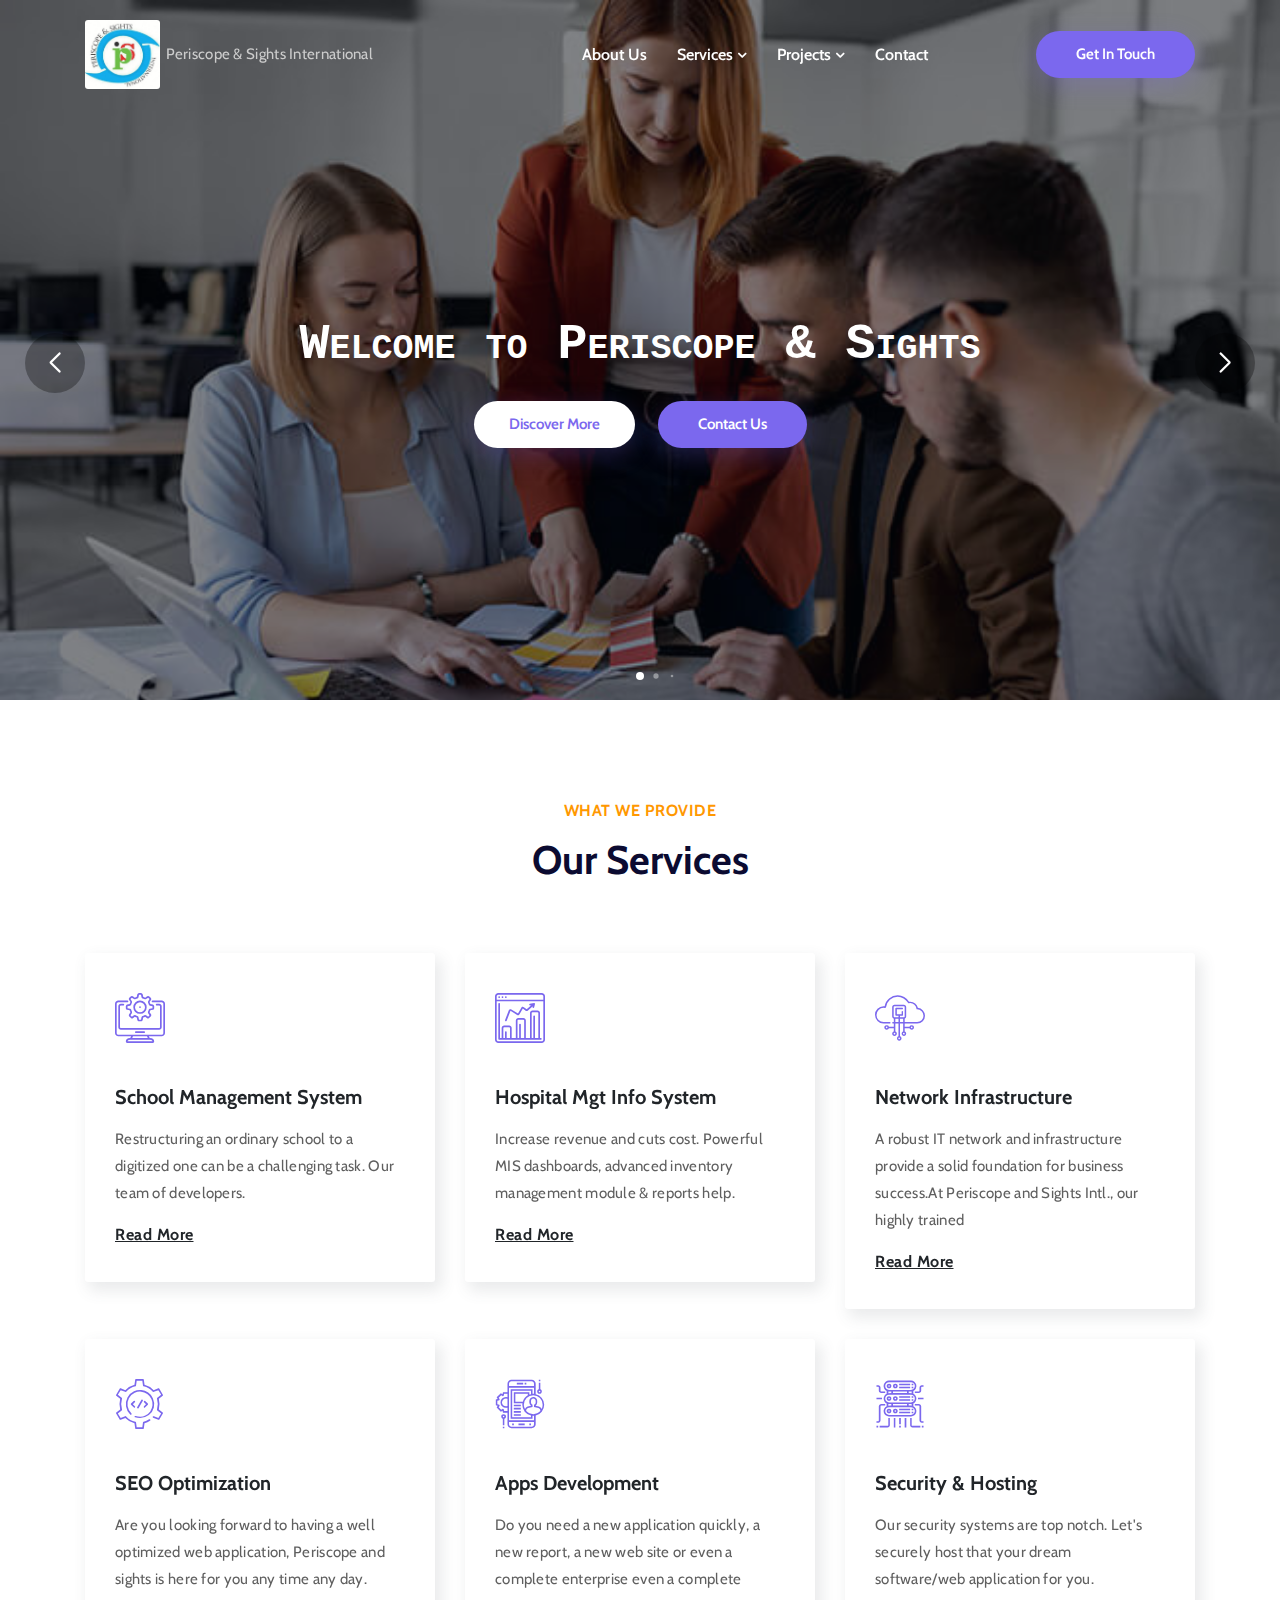
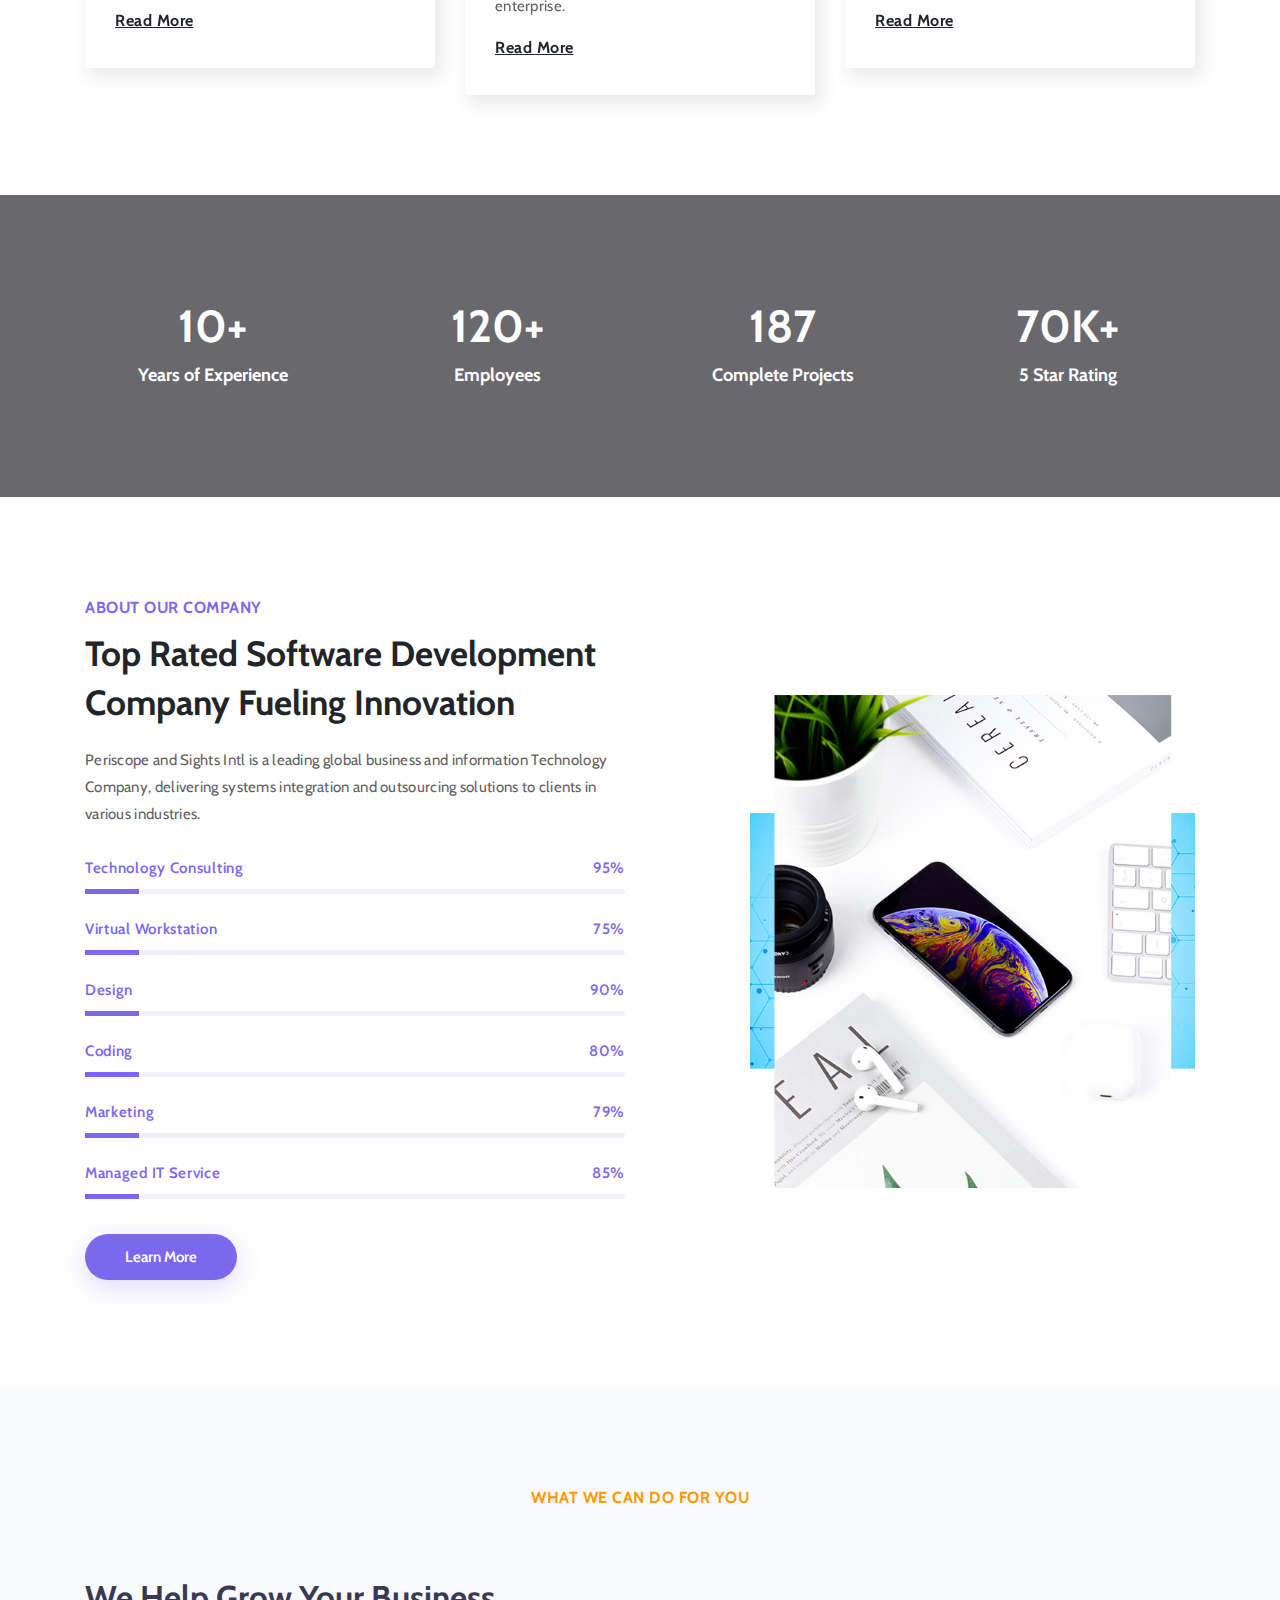
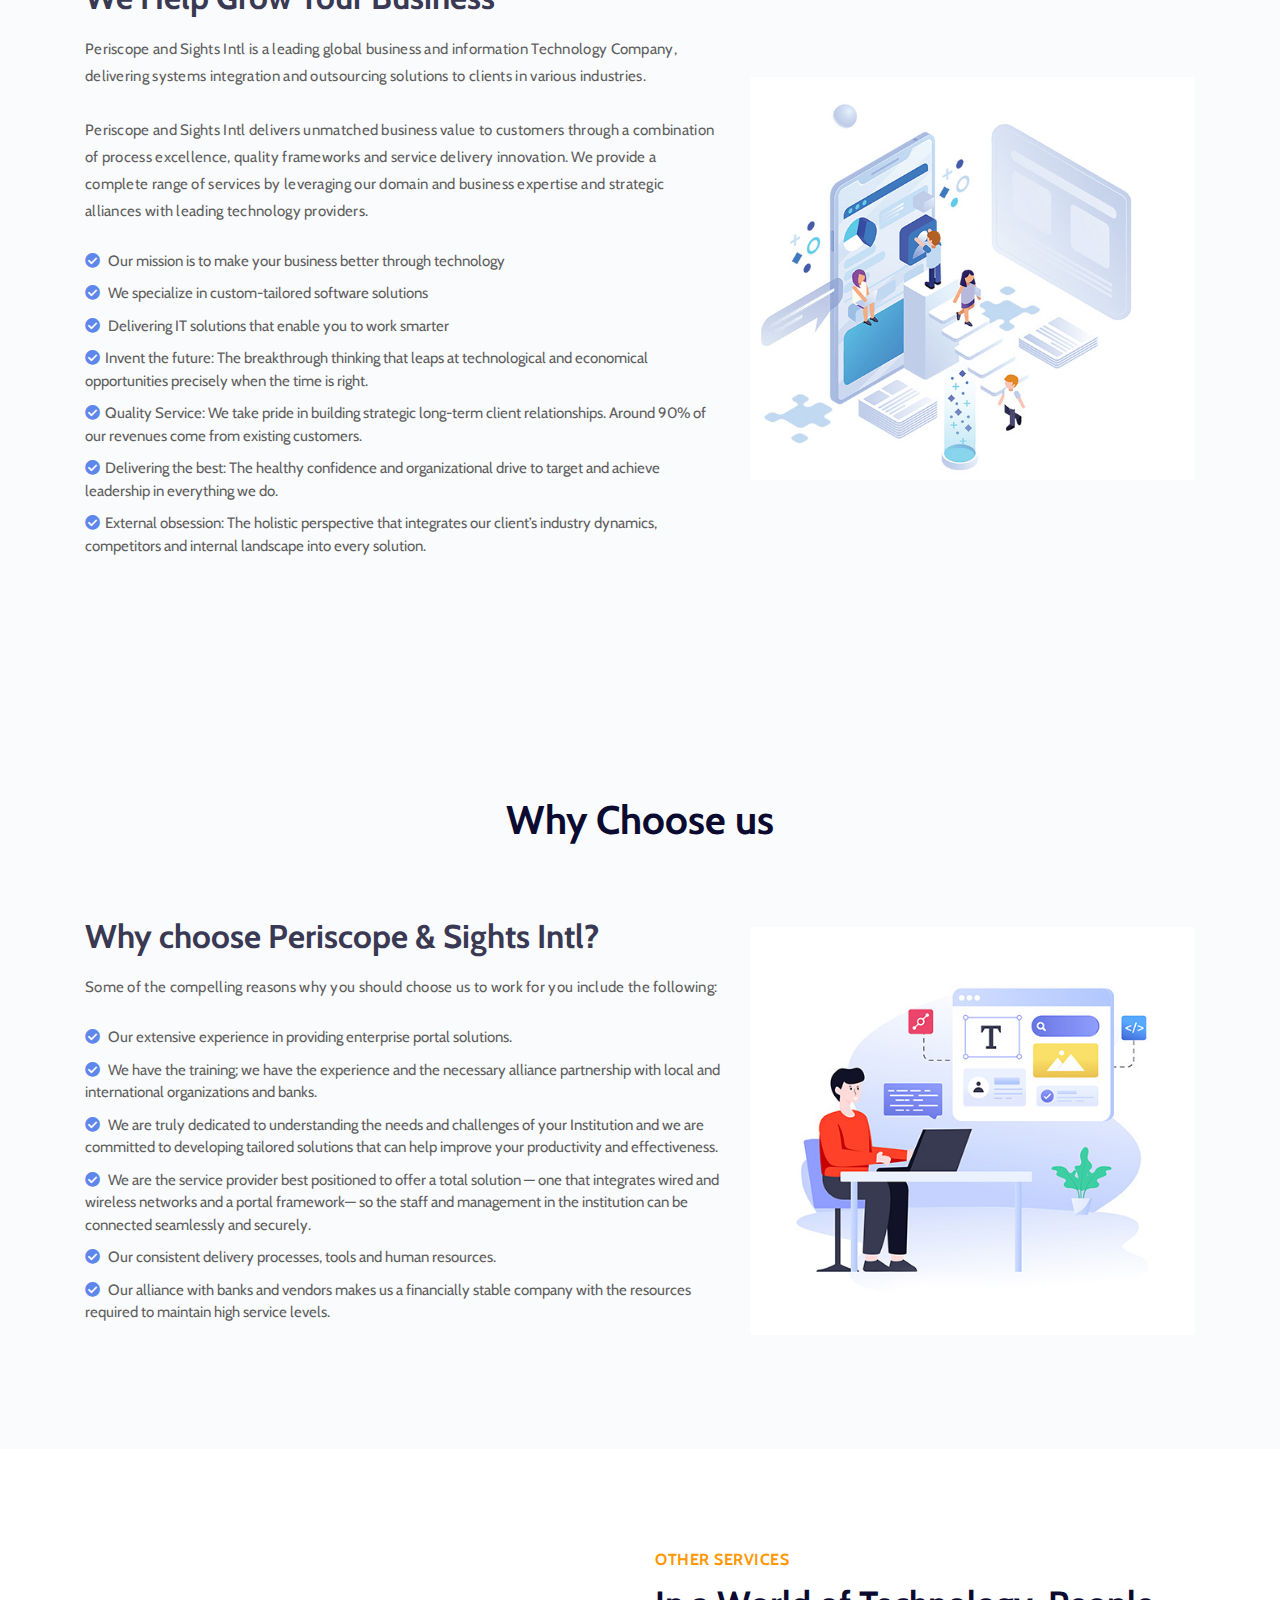
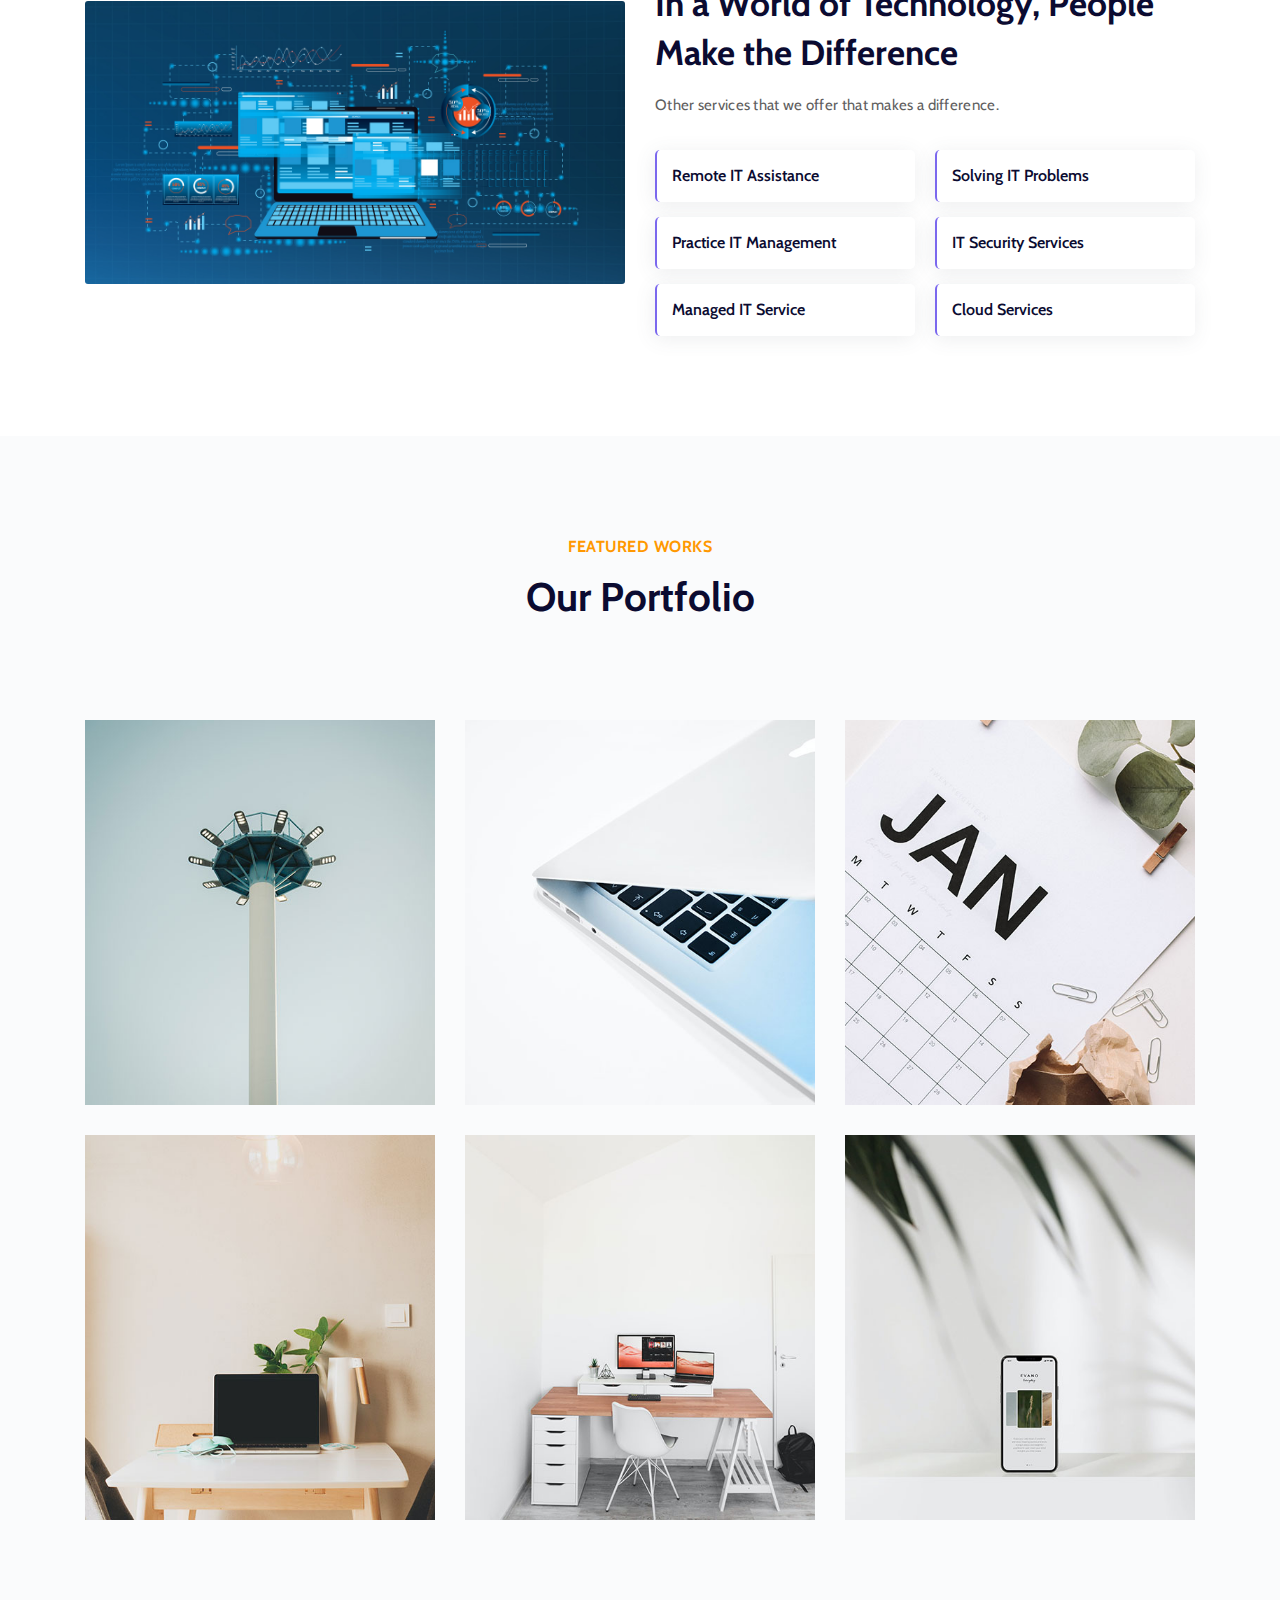
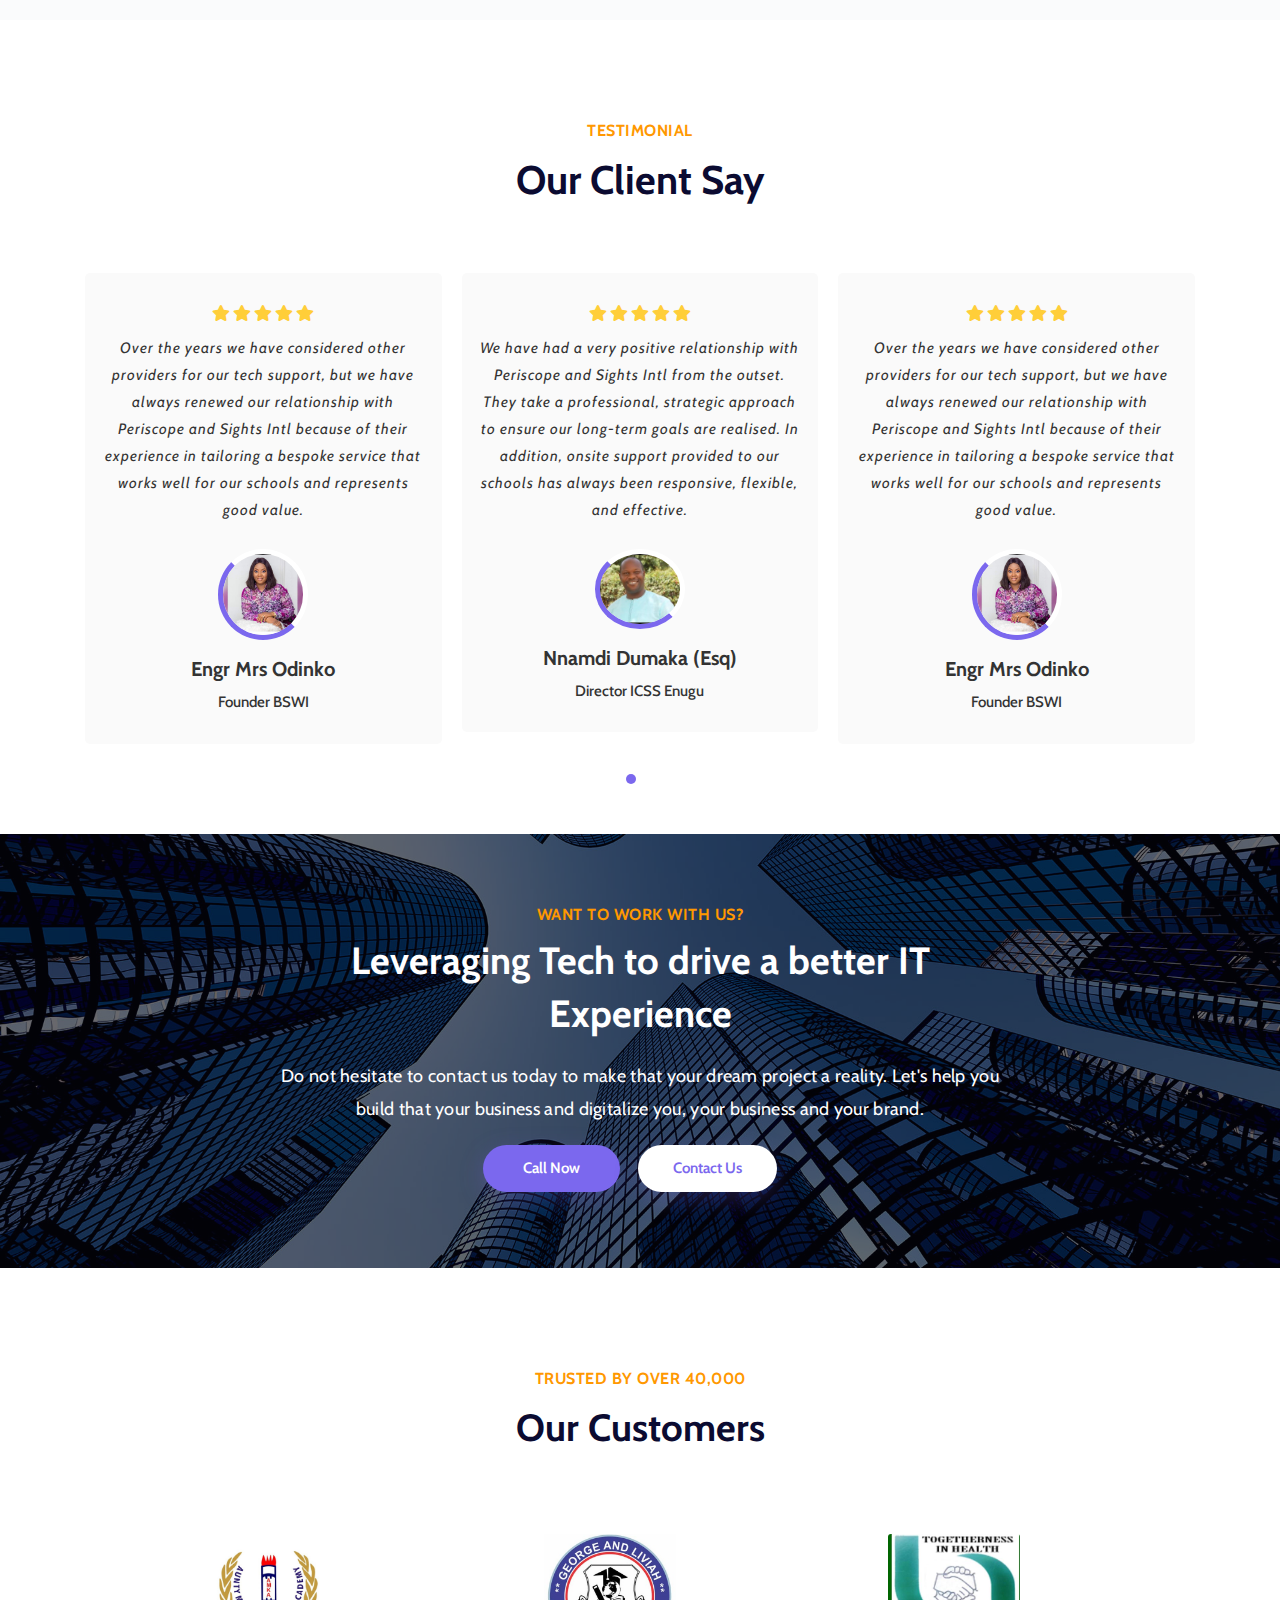
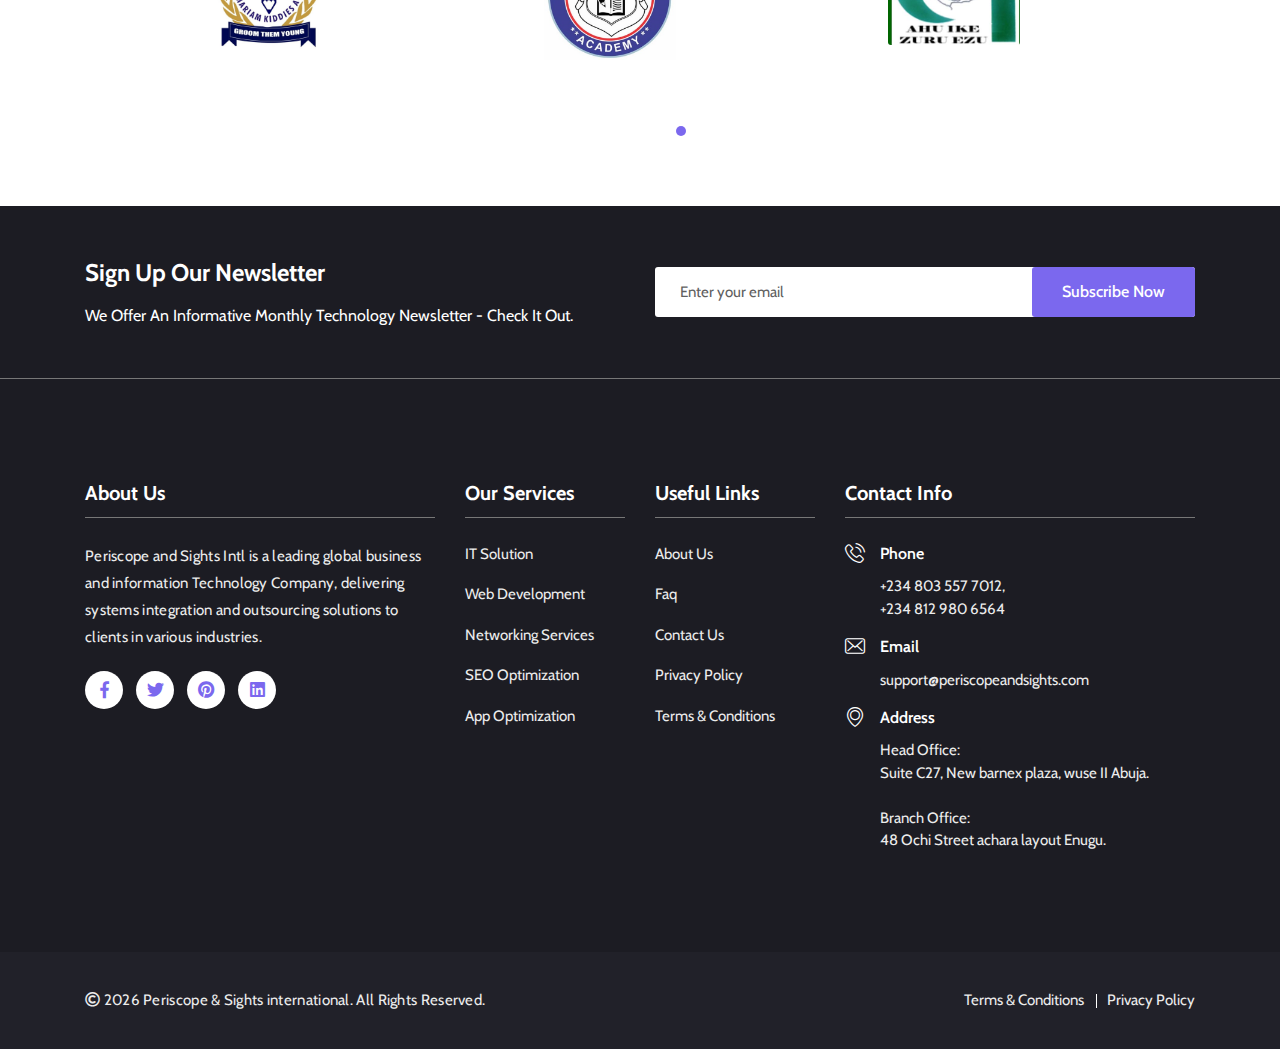
<file: index.html>
<!doctype html>
<html lang="en">

<head>
	<!-- Required meta tags -->
	<meta charset="utf-8">
	<meta name="viewport" content="width=device-width, initial-scale=1, shrink-to-fit=no">
	<!-- Title -->
	<title>Periscope &amp; Sights International</title>
	<!-- description -->
	<meta name="description" content="Periscope &amp; Sights - Software development company">
	<!-- Google Fonts -->
	<link href="https://fonts.googleapis.com/css2?family=Cabin:wght@400;500;600;700&amp;display=swap" rel="stylesheet">
	<!-- Favicon -->
	<link rel="icon" type="image/png" href="assets/img/favicon.png">
	<!-- Bootstrap Min CSS -->
	<link rel="stylesheet" href="assets/css/bootstrap.min.css">
	<!-- Animate Min CSS -->
	<link rel="stylesheet" href="assets/css/animate.min.css">
	<!-- FlatIcon CSS -->
	<link rel="stylesheet" href="assets/css/flaticon.css">
	<!-- Font Awesome Min CSS -->
	<link rel="stylesheet" href="assets/css/fontawesome.min.css">
	<!-- Mean Menu CSS -->
	<link rel="stylesheet" href="assets/css/meanmenu.css">
	<!-- Swiper Min CSS -->
	<link rel="stylesheet" href="assets/css/swiper.min.css">
	<!-- Owl Carousel Min CSS -->
	<link rel="stylesheet" href="assets/css/owl.carousel.min.css">
	<!-- Style CSS -->
	<link rel="stylesheet" href="assets/css/style.css">
	<!-- Responsive CSS -->
	<link rel="stylesheet" href="assets/css/responsive.css">
</head>

<body>

	<!-- Start Preloader Area -->
	<div class="preloader">
		<div class="loader">
			<div class="shadow"></div>
			<div class="box"></div>
		</div>
	</div>
	<!-- End Preloader Area -->
	
	<!-- Start Navbar Area -->
	<div class="navbar-area">
	    <div class="webtech-responsive-nav">
	        <div class="container">
	            <div class="webtech-responsive-menu">
	                <div class="logo" >
	                    <a href="index.html">
	                        <div style="display: flex; align-items: center;">
								<img src="assets/img/logo.png" class="white-logo" width="20%"  alt="logo">
								<p class="white-logo" style="color: #ccc; padding-left: 6px;">Periscope &amp; Sights International</p>
							</div>
							<div style="display: flex; align-items: center;">
								<img src="assets/img/logo.png" class="black-logo" width="20%" alt="logo">
								<p class="black-logo" style="color: #aaa; padding-left: 6px;">Periscope &amp; Sights International</p>
							</div>
	                    </a>
	                </div>
	            </div>
	        </div>
	    </div>
	    <div class="webtech-nav">
	        <div class="container">
	            <nav class="navbar navbar-expand-md navbar-light">
					<div class="logo" style="width: 35%; height: auto; overflow: hidden;">

						<a class="navbar-brand" href="index.html">
							<div style="display: flex; align-items: center;">
								<img src="assets/img/logo.png" class="white-logo" width="20%"  alt="logo">
								<p class="white-logo" style="color: #ccc; padding-left: 6px;">Periscope &amp; Sights International</p>
							</div>
							<div style="display: flex; align-items: center;">
								<img src="assets/img/logo.png" class="black-logo" width="20%" alt="logo">
								<p class="black-logo" style="color: #aaa; padding-left: 6px;">Periscope &amp; Sights International</p>
							</div>
						</a>
					</div>
	                <div class="collapse navbar-collapse mean-menu" id="navbarSupportedContent">
	                    <ul class="navbar-nav">
	                        <li class="nav-item">
	                            <a href="about.html" class="nav-link">About Us</a>
	                        </li>
	                        <li class="nav-item">
	                            <a href="#" class="nav-link">Services <i class="fas fa-chevron-down"></i></a>
	                            <ul class="dropdown-menu">
	                                <li class="nav-item">
	                                    <a href="services.html" class="nav-link">Services</a>
	                                </li>
	                                <li class="nav-item">
	                                    <a href="single-services.html" class="nav-link">Services Details</a>
	                                </li>
	                            </ul>
	                        </li>
	                        <li class="nav-item">
	                            <a href="#" class="nav-link">Projects <i class="fas fa-chevron-down"></i></a>
	                            <ul class="dropdown-menu">
	                                <li class="nav-item">
	                                    <a href="projects.html" class="nav-link">Projects</a>
	                                </li>
	                                <li class="nav-item">
	                                    <a href="single-projects.html" class="nav-link">Projects Details</a>
	                                </li>
	                            </ul>
	                        </li>
	                        <li class="nav-item">
	                            <a href="contact.html" class="nav-link">Contact</a>
	                        </li>
	                    </ul>
	                    <div class="other-option">
	                        <a class="default-btn" href="mailto:support@periscopeandsights.com">Get In Touch <span></span></a>
	                    </div>
	                </div>
	            </nav>
	        </div>
	    </div>
	</div>
	<!-- End Navbar Area -->

	<!-- Start Slider Are -->
	<header class="slider slider-prlx">
		<div class="swiper-container parallax-slider">
			<div class="swiper-wrapper">
				<div class="swiper-slide">
					<div class="bg-img valign" data-background="assets/img/banner6.jpg" data-overlay-dark="5">
						<div class="container">
							<div class="row">
								<div class="col-lg-8 offset-lg-2 col-md-12">
									<div class="caption">
										<h1>Welcome to Periscope &amp; Sights</h1>
										<div class="banner-btn home-slider-btn">
											<a href="about.html" class="default-btn-one">
												Discover More
												<span></span>
											</a>
											<a class="default-btn" href="contact.html">
												Contact Us 
												<span></span>
											</a>
										</div>
									</div>
								</div>
							</div>
						</div>
					</div>
				</div>
				<div class="swiper-slide">
					<div class="bg-img valign" data-background="assets/img/banner3.jpg" data-overlay-dark="5">
						<div class="container">
							<div class="row">
								<div class="col-lg-8 offset-lg-2 col-md-12">
									<div class="caption">
										<h1>Transforming the world through technology!</h1>
										<div class="banner-btn home-slider-btn">
											<a href="about.html" class="default-btn-one">
												Discover More
												<span></span>
											</a>
											<a class="default-btn" href="contact.html">
												Contact Us 
												<span></span>
											</a>
										</div>
									</div>
								</div>
							</div>
						</div>
					</div>
				</div>
				<div class="swiper-slide">
					<div class="bg-img valign" data-background="assets/img/banner4.jpg" data-overlay-dark="5">
						<div class="container">
							<div class="row">
								<div class="col-lg-8 offset-lg-2 col-md-12">
									<div class="caption">
										<h1>Web Development Company & Digital Agency</h1>
										<div class="banner-btn home-slider-btn">
											<a href="about.html" class="default-btn-one">
												Discover More
												<span></span>
											</a>
											<a class="default-btn" href="contact.html">
												Contact Us 
												<span></span>
											</a>
										</div>
									</div>
								</div>
							</div>
						</div>
					</div>
				</div>
				<div class="swiper-slide">
					<div class="bg-img valign" data-background="assets/img/slider-1.jpg" data-overlay-dark="5">
						<div class="container">
							<div class="row">
								<div class="col-lg-8 offset-lg-2 col-md-12">
									<div class="caption">
										<h1>We Provide Many Kind of Technology Solution & IT Services</h1>
										<div class="banner-btn home-slider-btn">
											<a href="about.html" class="default-btn-one">
												Our Service
												<span></span>
											</a>
											<a class="default-btn" href="contact.html">
												Contact Us 
												<span></span>
											</a>
										</div>
									</div>
								</div>
							</div>
						</div>
					</div>
				</div>
				<div class="swiper-slide">
					<div class="bg-img valign" data-background="assets/img/slider-2.jpg" data-overlay-dark="5">
						<div class="container">
							<div class="row">
								<div class="col-lg-8 offset-lg-2 col-md-12">
									<div class="caption">
										<h1>We help Business be more Productive, Creative & Successful</h1>
										<div class="banner-btn home-slider-btn">
											<a href="about.html" class="default-btn-one">
												Discover More
												<span></span>
											</a>
											<a class="default-btn" href="contact.html">
												Contact Us 
												<span></span>
											</a>
										</div>
									</div>
								</div>
							</div>
						</div>
					</div>
				</div>
				
			</div>
			<!-- slider setting -->
			<div class="control-text">
				<div class="swiper-button-prev swiper-nav-ctrl prev-ctrl cursor-pointer">
					<span class="arrow prv"></span>
				</div>
				<div class="swiper-button-next swiper-nav-ctrl next-ctrl cursor-pointer">
					<span class="arrow nxt"></span>
				</div>
			</div>
			<div class="swiper-pagination"></div>
		</div>

		
	</header>
	<!-- End Slider Area -->
	

	<!-- Start Services Section -->
	<section class="services-section section-padding">
		<div class="container">
            <div class="row">
                <div class="col-sm-12">
					<div class="section-title">
						<h6>What We Provide</h6>
						<h2>Our Services</h2>
					</div>
                </div>
            </div>
			<div class="row">
				<div class="col-lg-4 col-md-6">
					<div class="single-services-item">
						<div class="services-icon">
							<i class="flaticon-development"></i>
						</div>
						<h3>School Management System</h3>
						<p>Restructuring an ordinary school to a digitized one can be a challenging task. Our team of developers.</p>
						<div class="services-btn-link">
							<a href="#" class="services-link">Read More</a>
						</div>
					</div>
				</div>
				<div class="col-lg-4 col-md-6">
					<div class="single-services-item">
						<div class="services-icon">
							<i class="flaticon-analytics"></i>
						</div>
						<h3>Hospital Mgt Info System</h3>
						<p>Increase revenue and cuts cost. Powerful MIS dashboards, advanced inventory management module &amp; reports help.</p>
						<div class="services-btn-link">
							<a href="#" class="services-link">Read More</a>
						</div>
					</div>
				</div>
				<div class="col-lg-4 col-md-6">
					<div class="single-services-item">
						<div class="services-icon">
							<i class="flaticon-cloud"></i>
						</div>
						<h3>Network infrastructure</h3>
						<p>A robust IT network and infrastructure provide a solid foundation for business success.At Periscope and Sights Intl., our highly trained</p>
						<div class="services-btn-link">
							<a href="#" class="services-link">Read More</a>
						</div>
					</div>
				</div>
				<div class="col-lg-4 col-md-6">
					<div class="single-services-item">
						<div class="services-icon">
							<i class="flaticon-coding"></i>
						</div>
						<h3>SEO Optimization</h3>
						<p>Are you looking forward to having a well optimized web application, Periscope and sights is here for you any time any day.</p>
						<div class="services-btn-link">
							<a href="#" class="services-link">Read More</a>
						</div>
					</div>
				</div>
				<div class="col-lg-4 col-md-6">
					<div class="single-services-item">
						<div class="services-icon">
							<i class="flaticon-mobile-app"></i>
						</div>
						<h3>Apps Development</h3>
						<p>Do you need a new application quickly, a new report, a new web site or even a complete enterprise even a complete enterprise.</p>
						<div class="services-btn-link">
							<a href="#" class="services-link">Read More</a>
						</div>
					</div>
				</div>
				<div class="col-lg-4 col-md-6">
					<div class="single-services-item">
						<div class="services-icon">
							<i class="flaticon-server"></i>
						</div>
						<h3>Security & Hosting</h3>
						<p>Our security systems are top notch. Let's securely host that your dream software/web application for you.</p>
						<div class="services-btn-link">
							<a href="#" class="services-link">Read More</a>
						</div>
					</div>
				</div>
			</div>
		</div>
	</section>
	<!-- End Services Section -->
	
	<!-- Start Counter Section -->
	<section class="counter-area section-padding">
		<div class="container">
			<div class="row">
				<div class="col-lg-3 col-md-6 counter-item">
					<div class="single-counter">
						<div class="counter-contents">
							<h2>
								<span class="counter-number">10</span>
								<span>+</span>
							</h2>
							<h3 class="counter-heading">Years of Experience</h3>
						</div>
					</div>
				</div>
				<div class="col-lg-3 col-md-6 counter-item">
					<div class="single-counter">
						<div class="counter-contents">
							<h2>
								<span class="counter-number">120</span>
								<span>+</span>
							</h2>
							<h3 class="counter-heading">Employees</h3>
						</div>
					</div>
				</div>
				<div class="col-lg-3 col-md-6 counter-item">
					<div class="single-counter">
						<div class="counter-contents">
							<h2>
								<span class="counter-number">187</span>
							</h2>
							<h3 class="counter-heading">Complete Projects</h3>
						</div>
					</div>
				</div>
				<div class="col-lg-3 col-md-6 counter-item">
					<div class="single-counter">
						<div class="counter-contents">
							<h2>
								<span class="counter-number">70</span>
								<span>K+</span>
							</h2>
							<h3 class="counter-heading">5 Star Rating</h3>
						</div>
					</div>
				</div>
			</div>
		</div>
	</section>
	<!-- End Counter Section -->

	<!-- Start About Section -->
	<section class="about-area section-padding">
		<div class="container">
			<div class="row d-flex align-items-center">
				<div class="col-lg-6 col-md-12 col-sm-12">
					<div class="about-content">
						<div class="about-content-text">
							<h6>About Our Company</h6> 
							<h2>Top Rated Software Development Company Fueling Innovation</h2>
							<p>Periscope and Sights Intl is a leading  global business and information Technology Company, delivering  systems integration and outsourcing solutions to clients in various industries.</p>
							
							<div class="skills">
								<div class="skill-item">
									<h6>Technology Consulting <em>95%</em></h6>
									<div class="skill-progress">
										<div class="progres" data-value="95%"></div>
									</div>
								</div>
								<div class="skill-item">
									<h6>Virtual Workstation <em>75%</em></h6>
									<div class="skill-progress">
										<div class="progres" data-value="75%"></div>
									</div>
								</div>
								<div class="skill-item">
									<h6>Design <em>90%</em></h6>
									<div class="skill-progress">
										<div class="progres" data-value="75%"></div>
									</div>
								</div>
								<div class="skill-item">
									<h6>Coding <em>80%</em></h6>
									<div class="skill-progress">
										<div class="progres" data-value="75%"></div>
									</div>
								</div>
								<div class="skill-item">
									<h6>Marketing <em>79%</em></h6>
									<div class="skill-progress">
										<div class="progres" data-value="85%"></div>
									</div>
								</div>
								<div class="skill-item">
									<h6>Managed IT Service <em>85%</em></h6>
									<div class="skill-progress">
										<div class="progres" data-value="85%"></div>
									</div>
								</div>
							</div>
							<div class="about-btn-box"> 
								<a class="default-btn project-btn-1" href="about.html">Learn More<span></span></a>
							</div>
						</div>
					</div>
				</div>
				<div class="col-lg-5 offset-lg-1 col-md-12 col-sm-12">
					<div class="about-image">
						<img src="assets/img/about.jpg" alt="About image">
					</div>
				</div>
			</div>
		</div>
	</section>
	<!-- End About Section -->

	<!-- Start Help you grow Section -->
	<section class="process-section bg-grey section-padding">
		<div class="container">
			<div class="row">
				<div class="col-md-12">
					<div class="section-title">
						<h6>What We Can Do For You</h6>
					</div>
				</div>
			</div>
			<div class="tab process-list-tab">
				<div class="tab_content">
					<div class="tabs_item">
						<div class="row align-items-center">
							<div class="col-lg-7">
								<div class="tab-solution-content">
									<h3>We Help Grow Your Business</h3>
									<p>Periscope and Sights Intl is a leading  global business and information Technology Company, delivering  systems integration and outsourcing solutions to clients in various industries. <br><br>
									Periscope and Sights Intl delivers unmatched business value to customers  through a combination of process excellence, quality frameworks and service  delivery innovation. We provide a complete range of services by leveraging our  domain and business expertise and strategic alliances with leading technology  providers. <br>
									</p>
									<ul class="tab-list">
										<li>
											<i class="fa fa-check-circle"></i> Our mission is to make your business better through technology
										</li>
										<li>
											<i class="fa fa-check-circle"></i> We specialize in custom-tailored software solutions
										</li>
										<li>
											<i class="fa fa-check-circle"></i> Delivering IT solutions that enable you to work smarter
										</li>
										<li>
											<i class="fa fa-check-circle"></i>Invent the future: The breakthrough thinking that leaps at technological and economical opportunities precisely when the time is right.
										</li>
										<li>
											<i class="fa fa-check-circle"></i>Quality Service: We take pride in building strategic long-term client relationships. Around 90% of our revenues come from existing customers.
										</li>
										<li>
											<i class="fa fa-check-circle"></i>Delivering the best: The healthy confidence and organizational drive to target and achieve leadership in everything we do.
										</li>
										<li>
											<i class="fa fa-check-circle"></i>External obsession: The holistic perspective that integrates our client’s industry dynamics, competitors and internal landscape into every solution.
										</li>
									</ul>
								</div>
							</div>
							<div class="col-lg-5">
								<div class="tab-image">
									<img src="assets/img/choose-1.jpg" width="100%" alt="image">
								</div>
							</div>
						</div>
					</div>
				</div>
			</div>
		</div>
	</section>
	<!-- End help you grow Section -->
	
	<!-- Start Work Process Section -->
    <section class="process-section bg-grey section-padding">
        <div class="container">
			<div class="row">
				<div class="col-md-12">
					<div class="section-title">
						<h2>Why Choose us</h2>
					</div>
				</div>
			</div>
            <div class="tab process-list-tab">
                
                <div class="tab_content">
                    <div class="tabs_item">
                        <div class="row align-items-center">
                            <div class="col-lg-7">
                                <div class="tab-solution-content">
                                    <h3>Why choose Periscope &amp; Sights Intl?</h3>
									<p>
										Some of the compelling reasons why you should choose us to work for you include the following:<br>  
									</p>
                                    <ul class="tab-list">
                                        <li>
                                            <i class="fa fa-check-circle"></i> Our extensive experience in providing enterprise portal solutions.
                                        </li>
                                        <li>
                                            <i class="fa fa-check-circle"></i> We have the training; we have the experience and the necessary alliance partnership with local and international organizations and banks.
                                        </li>
                                        <li>
                                            <i class="fa fa-check-circle"></i> We are truly dedicated to understanding the needs and challenges of your Institution and we are committed to developing tailored solutions that can help improve your productivity and effectiveness.
                                        </li>
                                        <li>
                                            <i class="fa fa-check-circle"></i> We are the service provider best positioned to offer a total solution — one that integrates wired and wireless networks and a portal framework— so the staff and management in the institution can be connected seamlessly and securely.
                                        </li>
                                        <li>
                                            <i class="fa fa-check-circle"></i> Our consistent delivery processes, tools and human resources.
                                        </li>
                                        <li>
                                            <i class="fa fa-check-circle"></i> Our alliance with banks and vendors makes us a financially stable company with the resources required to maintain high service levels.
                                        </li>
                                    </ul>
                                </div>
                            </div>
                            <div class="col-lg-5">
                                <div class="tab-image">
                                    <img src="assets/img/process/tab-process-1.jpg" alt="image">
                                </div>
                            </div>
                        </div>
                    </div>
                </div>
            </div>
        </div>
    </section>
    <!-- End Work Process Section -->
	
	<!-- Start Overview Section -->
	<section class="overview-section section-padding">
		<div class="container">
			<div class="row align-items-center">
				<div class="col-lg-6">
					<div class="overview-image">
						<img src="assets/img/banner2.jpg" alt="image">
					</div>
				</div>
				<div class="col-lg-6">
					<div class="overview-content">
						<h6>Other Services</h6>
						<h2>In a World of Technology, People Make the Difference</h2>
						<p>Other services that we  offer that makes a difference.</p>
						<ul class="features-list">
							<li> <span>Remote IT Assistance</span></li>
							<li> <span>Solving IT Problems</span></li>
							<li> <span>Practice IT Management</span></li>
							<li> <span>IT Security Services</span></li>
							<li> <span>Managed IT Service</span></li>
							<li> <span>Cloud Services</span></li>
						</ul>
					</div>
				</div>
			</div>
		</div>
	</section>
	<!-- End Overview Section -->
	
	<!-- Start Project Section -->
    <section class="project-area bg-grey section-padding">
        <div class="container">
            <div class="row">
                <div class="col-md-12">
					<div class="section-title">
						<h6>Featured Works</h6>
						<h2>Our Portfolio</h2>
					</div>
                </div>
                <!-- project-item -->
                <div class="col-lg-4 col-md-6">
                    <div class="project-item">
						<img src="assets/img/portfolio/portfolio-1.jpg" alt="image">
                        <div class="project-content-overlay">
							<p>App Store | Social Media</p>
							<h3><a href="single-projects.html">Creative Web Design</a></h3>
                        </div>
                    </div>
                </div>
                <!-- project-item -->
                <div class="col-lg-4 col-md-6">
                    <div class="project-item">
						<img src="assets/img/portfolio/portfolio-2.jpg" alt="image">
                        <div class="project-content-overlay">
							<p>App Store | Social Media</p>
							<h3><a href="single-projects.html">Creative Web Design</a></h3>
                        </div>
                    </div>
                </div>
                <!-- project-item -->
                <div class="col-lg-4 col-md-6">
                    <div class="project-item">
						<img src="assets/img/portfolio/portfolio-3.jpg" alt="image">
                        <div class="project-content-overlay">
							<p>App Store | Social Media</p>
							<h3><a href="single-projects.html">Creative Web Design</a></h3>
                        </div>
                    </div>
                </div>
                <!-- project-item -->
                <div class="col-lg-4 col-md-6">
                    <div class="project-item">
						<img src="assets/img/portfolio/portfolio-4.jpg" alt="image">
                        <div class="project-content-overlay">
							<p>App Store | Social Media</p>
							<h3><a href="single-projects.html">Creative Web Design</a></h3>
                        </div>
                    </div>
                </div>
                <!-- project-item -->
                <div class="col-lg-4 col-md-6">
                    <div class="project-item">
						<img src="assets/img/portfolio/portfolio-5.jpg" alt="image">
                        <div class="project-content-overlay">
							<p>App Store | Social Media</p>
							<h3><a href="single-projects.html">Creative Web Design</a></h3>
                        </div>
                    </div>
                </div>
                <!-- project-item -->
                <div class="col-lg-4 col-md-6">
                    <div class="project-item">
						<img src="assets/img/portfolio/portfolio-6.jpg" alt="image">
                        <div class="project-content-overlay">
							<p>App Store | Social Media</p>
							<h3><a href="single-projects.html">Creative Web Design</a></h3>
                        </div>
                    </div>
                </div>
            </div>
        </div>
    </section>
    <!-- End Project Section -->
	
	<!-- Start Testimonial Section -->
	<section class="testimonial-section pt-100 pb-50">
		<div class="container">
			<div class="row">
                <div class="col-md-12">
					<div class="section-title">
						<h6>Testimonial</h6>
						<h2>Our Client Say</h2>
					</div>
                </div>
				<div class="col-lg-12 col-md-12">
					<div class="testimonial-slider owl-carousel owl-theme">
						<!-- testimonials item -->
						<div class="single-testimonial">
							<div class="rating-box">
								<ul>
									<li><i class="fa fa-star"></i></li>
									<li><i class="fa fa-star"></i></li>
									<li><i class="fa fa-star"></i></li>
									<li><i class="fa fa-star"></i></li>
									<li><i class="fa fa-star"></i></li>
								</ul>
							</div>
							<div class="testimonial-content">
								<p>Over the years we have considered other providers for our tech support, but we have always renewed our 
									relationship with Periscope and Sights Intl because 
									of their experience in tailoring a bespoke service that works well for our schools and represents good value.</p>
							</div>
							<div class="avatar">
								<img src="assets/img/client/t1.jpeg" alt="testimonial images">
							</div>
							<div class="testimonial-bio">
								<div class="bio-info">
									<h3>Engr Mrs Odinko</h3>
									<span>Founder BSWI</span>
								</div>
							</div>
						</div>
						<!-- testimonials item -->
						<div class="single-testimonial">
							<div class="rating-box">
								<ul>
									<li><i class="fa fa-star"></i></li>
									<li><i class="fa fa-star"></i></li>
									<li><i class="fa fa-star"></i></li>
									<li><i class="fa fa-star"></i></li>
									<li><i class="fa fa-star"></i></li>
								</ul>
							</div>
							<div class="testimonial-content">
								<p>We have had a very positive relationship with Periscope and Sights Intl from the outset. They take a professional, strategic approach to ensure our long-term goals are realised. In addition, onsite support provided to our schools has always been responsive, flexible, and effective.</p>
							</div>
							<div class="avatar">
								<img src="assets/img/client/t2.jpeg" alt="testimonial images">
							</div>
							<div class="testimonial-bio">
								<div class="bio-info">
									<h3>Nnamdi Dumaka (Esq)</h3>
									<span>Director ICSS Enugu</span>
								</div>
							</div>
						</div>
						<!-- testimonials item -->
						<div class="single-testimonial">
							<div class="rating-box">
								<ul>
									<li><i class="fa fa-star"></i></li>
									<li><i class="fa fa-star"></i></li>
									<li><i class="fa fa-star"></i></li>
									<li><i class="fa fa-star"></i></li>
									<li><i class="fa fa-star"></i></li>
								</ul>
							</div>
							<div class="testimonial-content">
								<p>Over the years we have considered other providers for our tech support, but we have always renewed our 
									relationship with Periscope and Sights Intl because 
									of their experience in tailoring a bespoke service that works well for our schools and represents good value.</p>
							</div>
							<div class="avatar">
								<img src="assets/img/client/t1.jpeg" alt="testimonial images">
							</div>
							<div class="testimonial-bio">
								<div class="bio-info">
									<h3>Engr Mrs Odinko</h3>
									<span>Founder BSWI</span>
								</div>
							</div>
						</div>
						<!-- testimonials item -->
						<div class="single-testimonial">
							<div class="rating-box">
								<ul>
									<li><i class="fa fa-star"></i></li>
									<li><i class="fa fa-star"></i></li>
									<li><i class="fa fa-star"></i></li>
									<li><i class="fa fa-star"></i></li>
									<li><i class="fa fa-star"></i></li>
								</ul>
							</div>
							<div class="testimonial-content">
								<p>We have had a very positive relationship with Periscope and Sights Intl from the outset. They take a professional, strategic approach to ensure our long-term goals are realised. In addition, onsite support provided to our schools has always been responsive, flexible, and effective.</p>
							</div>
							<div class="avatar">
								<img src="assets/img/client/t2.jpeg" alt="testimonial images">
							</div>
							<div class="testimonial-bio">
								<div class="bio-info">
									<h3>Nnamdi Dumaka (Esq)</h3>
									<span>Director ICSS Enugu</span>
								</div>
							</div>
						</div>

					</div>
				</div>
			</div>
		</div>
	</section>
	<!-- End Testimonial Section -->
	
	<!-- Start Team Section -->
	<!-- <section class="team-area section-padding">
		<div class="container">
			<div class="row">
				<div class="col-md-12">
					<div class="section-title">
						<h6>Team Member</h6>
						<h2>Expert Team</h2>
					</div>
				</div>
				<div class="col-lg-3 col-md-6">
					<div class="single-team-box">
						<div class="team-image">
							<img src="assets/img/team/team-1.jpg" alt="team">
							<div class="team-social-icon">
								<a href="#" class="social-color-1"><i class="fab fa-facebook-f"></i></a>
								<a href="#" class="social-color-2"><i class="fab fa-twitter"></i></a>
								<a href="#" class="social-color-3"><i class="fab fa-linkedin"></i></a>
							</div>
						</div>
						<div class="team-info">
							<h3>Ava Farrington</h3>
							<span>Founder, ceo</span>
						</div>
					</div>
				</div>
				<div class="col-lg-3 col-md-6">
					<div class="single-team-box">
						<div class="team-image">
							<img src="assets/img/team/team-2.jpg" alt="team">
							<div class="team-social-icon">
								<a href="#" class="social-color-1"><i class="fab fa-facebook-f"></i></a>
								<a href="#" class="social-color-2"><i class="fab fa-twitter"></i></a>
								<a href="#" class="social-color-3"><i class="fab fa-linkedin"></i></a>
							</div>
						</div>
						<div class="team-info">
							<h3>Kevin Haley</h3>
							<span>Co-founder, cto</span>
						</div>
					</div>
				</div>
				<div class="col-lg-3 col-md-6">
					<div class="single-team-box">
						<div class="team-image">
							<img src="assets/img/team/team-3.jpg" alt="team">
							<div class="team-social-icon">
								<a href="#" class="social-color-1"><i class="fab fa-facebook-f"></i></a>
								<a href="#" class="social-color-2"><i class="fab fa-twitter"></i></a>
								<a href="#" class="social-color-3"><i class="fab fa-linkedin"></i></a>
							</div>
						</div>
						<div class="team-info">
							<h3>Alishia Fulton</h3>
							<span>Chief creative officer</span>
						</div>
					</div>
				</div>
				<div class="col-lg-3 col-md-6">
					<div class="single-team-box">
						<div class="team-image">
							<img src="assets/img/team/team-4.jpg" alt="team">
							<div class="team-social-icon">
								<a href="#" class="social-color-1"><i class="fab fa-facebook-f"></i></a>
								<a href="#" class="social-color-2"><i class="fab fa-twitter"></i></a>
								<a href="#" class="social-color-3"><i class="fab fa-linkedin"></i></a>
							</div>
						</div>
						<div class="team-info">
							<h3>Lucas Martinez</h3>
							<span>Project Manager</span>
						</div>
					</div>
				</div>
			</div>
		</div>
	</section> -->
	<!-- End Team Section -->
	
	<!-- Start Hire Section -->
	<section class="hire-section">
		<div class="container">
			<div class="row">
				<div class="col-lg-8 offset-lg-2 col-md-12">
					<div class="hire-content">
						<h6>Want to work with us?</h6>
						<h2>Leveraging Tech to drive a better IT Experience</h2>
						<p>Do not hesitate to contact us today to make that your dream project a reality. Let's help you build that your business and digitalize you, your business and your brand.</p>
						<div class="hire-btn">
							<a class="default-btn" href="tel:0802235678">Call Now<span></span></a>
							<a class="default-btn-one" href="contact.html">Contact Us<span></span></a>
						</div>
					</div>
				</div>
			</div>
		</div>
	</section>
	<!-- End Hire Section -->
	
	
	<!-- Start Partner section -->
	<section class="partner-section pt-100 pb-70">
		<div class="container">
			<div class="partner-title">
				<h6>Trusted By Over 40,000</h6>
				<h2>Our Customers</h2>
			</div>


			<div class="testimonial-slider owl-carousel owl-theme" style="padding-left: 100px;">
				<!-- testimonials item -->
				<div class="single-testimonial" style="background-color: white;">
					<div class="" style="width: 45%;">
						<img src="assets/img/partner/partner5.png" alt="testimonial images">
					</div>
					
				</div>
				<!-- testimonials item -->
				<div class="single-testimonial" style="background-color: white;">
					<div class="" style="width: 45%;">
						<img src="assets/img/partner/partner1.jpeg" alt="testimonial images">
					</div>
					
				</div>
				<!-- testimonials item -->
				<div class="single-testimonial" style="background-color: white;">
					<div class="" style="width: 45%;">
						<img src="assets/img/partner/partner2.jpeg" alt="testimonial images">
					</div>
					
				</div>
				<!-- testimonials item -->
				<div class="single-testimonial" style="background-color: white;">
					<div class="" style="width: 45%;">
						<img src="assets/img/partner/partner3.jpeg" alt="testimonial images">
					</div>
					
				</div>
				<!-- testimonials item -->
				<div class="single-testimonial" style="background-color: white;">
					<div class="" style="width: 45%;">
						<img src="assets/img/partner/partner4.jpeg" alt="testimonial images">
					</div>
					
				</div>
				<!-- testimonials item -->
				<div class="single-testimonial" style="background-color: white;">
					<div class="" style="width: 45%;">
						<img src="assets/img/partner/partner2.jpeg" alt="testimonial images">
					</div>
					
				</div>


				
			</div>
		</div>
	</section>
	<!-- End Partner section -->
	
	<!-- Start Footer & Subscribe Section -->
	<section class="footer-subscribe-wrapper">
		<!-- Start Subscribe Area -->
		<div class="subscribe-area">
			<div class="container">
				<div class="row align-items-center">
					<div class="col-lg-6 col-md-6">
						<div class="subscribe-content">
							<h2>Sign Up Our Newsletter</h2>
							<span class="sub-title">We Offer An Informative Monthly Technology Newsletter - Check It Out.</span>
						</div>
					</div>
					<div class="col-lg-6 col-md-6">
						<form class="newsletter-form">
							<input type="email" class="input-newsletter" placeholder="Enter your email" name="EMAIL" required autocomplete="off">
							<button type="submit">Subscribe Now</button>
							<div id="validator-newsletter" class="form-result"></div>
						</form>
					</div>
				</div>
			</div>
		</div>
		<!-- End Subscribe Area -->
		<!-- Start Footer Area -->
		<div class="footer-area ptb-100">
			<div class="container">
				<div class="row">
					<div class="col-lg-4 col-md-6 col-sm-6">
						<div class="single-footer-widget">
							<div class="footer-heading">
								<h3>About Us</h3>
							</div>
							<p>Periscope and Sights Intl is a leading  global business and information Technology Company, delivering  systems integration and outsourcing solutions to clients in various industries.</p>
							<ul class="footer-social">
								<li>
									<a href="#"> <i class="fab fa-facebook-f"></i></a>
								</li>
								<li>
									<a href="#"> <i class="fab fa-twitter"></i></a>
								</li>
								<li>
									<a href="#"> <i class="fab fa-pinterest"></i></a>
								</li>
								<li>
									<a href="#"> <i class="fab fa-linkedin"></i></a>
								</li>
							</ul>
						</div>
					</div>
					<div class="col-lg-2 col-md-6 col-sm-6">
						<div class="single-footer-widget">
							<div class="footer-heading">
								<h3>Our Services</h3>
							</div>
							<ul class="footer-quick-links">
								<li> <a href="#">IT Solution</a></li>
								<li> <a href="#">Web Development</a></li>
								<li> <a href="#">Networking Services</a></li>
								<li> <a href="#">SEO Optimization</a></li>
								<li> <a href="#">App Optimization</a></li>
							</ul>
						</div>
					</div>
					<div class="col-lg-2 col-md-6 col-sm-6">
						<div class="single-footer-widget">
							<div class="footer-heading">
								<h3>Useful Links</h3>
							</div>
							<ul class="footer-quick-links">
								<li><a href="about.html">About Us</a></li>
								<li><a href="faq.html">Faq</a></li>
								<li><a href="contact.html">Contact Us</a></li>
								<li><a href="privacy-policy.html">Privacy Policy</a></li>
								<li><a href="terms-condition.html">Terms & Conditions</a></li>
							</ul>
						</div>
					</div>
					<div class="col-lg-4 col-md-6 col-sm-6">
						<div class="single-footer-widget">
							<div class="footer-heading">
								<h3>Contact Info</h3>
							</div>
							<div class="footer-info-contact"> <i class="flaticon-phone-call"></i>
								<h3>Phone</h3>
								<span><a href="tel:+234 803 557 7012">+234 803 557 7012, </a></span> <br>
								<span><a href="tel:+234 812 980 6564">+234 812 980 6564</a></span>
							</div>
							<div class="footer-info-contact"> <i class="flaticon-envelope"></i>
								<h3>Email</h3>
								<span><a href="mailto:support@periscopeandsights.com">support@periscopeandsights.com</a></span>
							</div>
							<div class="footer-info-contact"> <i class="flaticon-placeholder"></i>
								<h3>Address</h3>
								<span>
									Head Office:
								</span> <br>
								<span>
									Suite C27, New barnex plaza, wuse II Abuja. 
								</span><br><br>
								<span>
									Branch Office:
								</span> <br>
								<span>
									48 Ochi Street achara layout Enugu.
								</span>
							</div>
						</div>
					</div>
				</div>
			</div>
		</div>
		<!-- End Footer Section -->
	</section>
	<!-- End Footer & Subscribe Section -->
	
	<!-- Start Copy Right Section -->
	<div class="copyright-area">
		<div class="container">
			<div class="row align-items-center">
				<div class="col-lg-6 col-md-6">
					<p> <i class="far fa-copyright"></i>  <script>
						document.write(new Date().getFullYear());
					</script> Periscope &amp; Sights international. All Rights Reserved.</p>
				</div>
				<div class="col-lg-6 col-md-6">
					<ul>
						<li> <a href="terms-condition.html">Terms & Conditions</a></li>
						<li> <a href="privacy-policy.html">Privacy Policy</a></li>
					</ul>
				</div>
			</div>
		</div>
	</div>
	<!-- End Copy Right Section -->
	
	<!-- Start Go Top Section -->
	<div class="go-top">
		<i class="fas fa-chevron-up"></i>
		<i class="fas fa-chevron-up"></i>
	</div>
	<!-- End Go Top Section -->

	
	<!-- jQuery Min JS -->
	<script src="assets/js/jquery.min.js"></script>
	<!-- Popper Min JS -->
	<script src="assets/js/popper.min.js"></script>
	<!-- Bootstrap Min JS -->
	<script src="assets/js/bootstrap.min.js"></script>
	<!-- Mean Menu JS -->
	<script src="assets/js/jquery.meanmenu.js"></script>
	<!-- Appear Min JS -->
	<script src="assets/js/jquery.appear.min.js"></script>
	<!-- CounterUp Min JS -->
	<script src="assets/js/jquery.waypoints.min.js"></script>
	<script src="assets/js/jquery.counterup.min.js"></script>
	<!-- Owl Carousel Min JS -->
	<script src="assets/js/owl.carousel.min.js"></script>
	<!-- Swiper Min JS -->
	<script src="assets/js/swiper.min.js"></script>
	<!-- WOW Min JS -->
	<script src="assets/js/wow.min.js"></script>
	<!-- Main JS -->
	<script src="assets/js/main.js"></script>
	
</body>

</html>
</file>
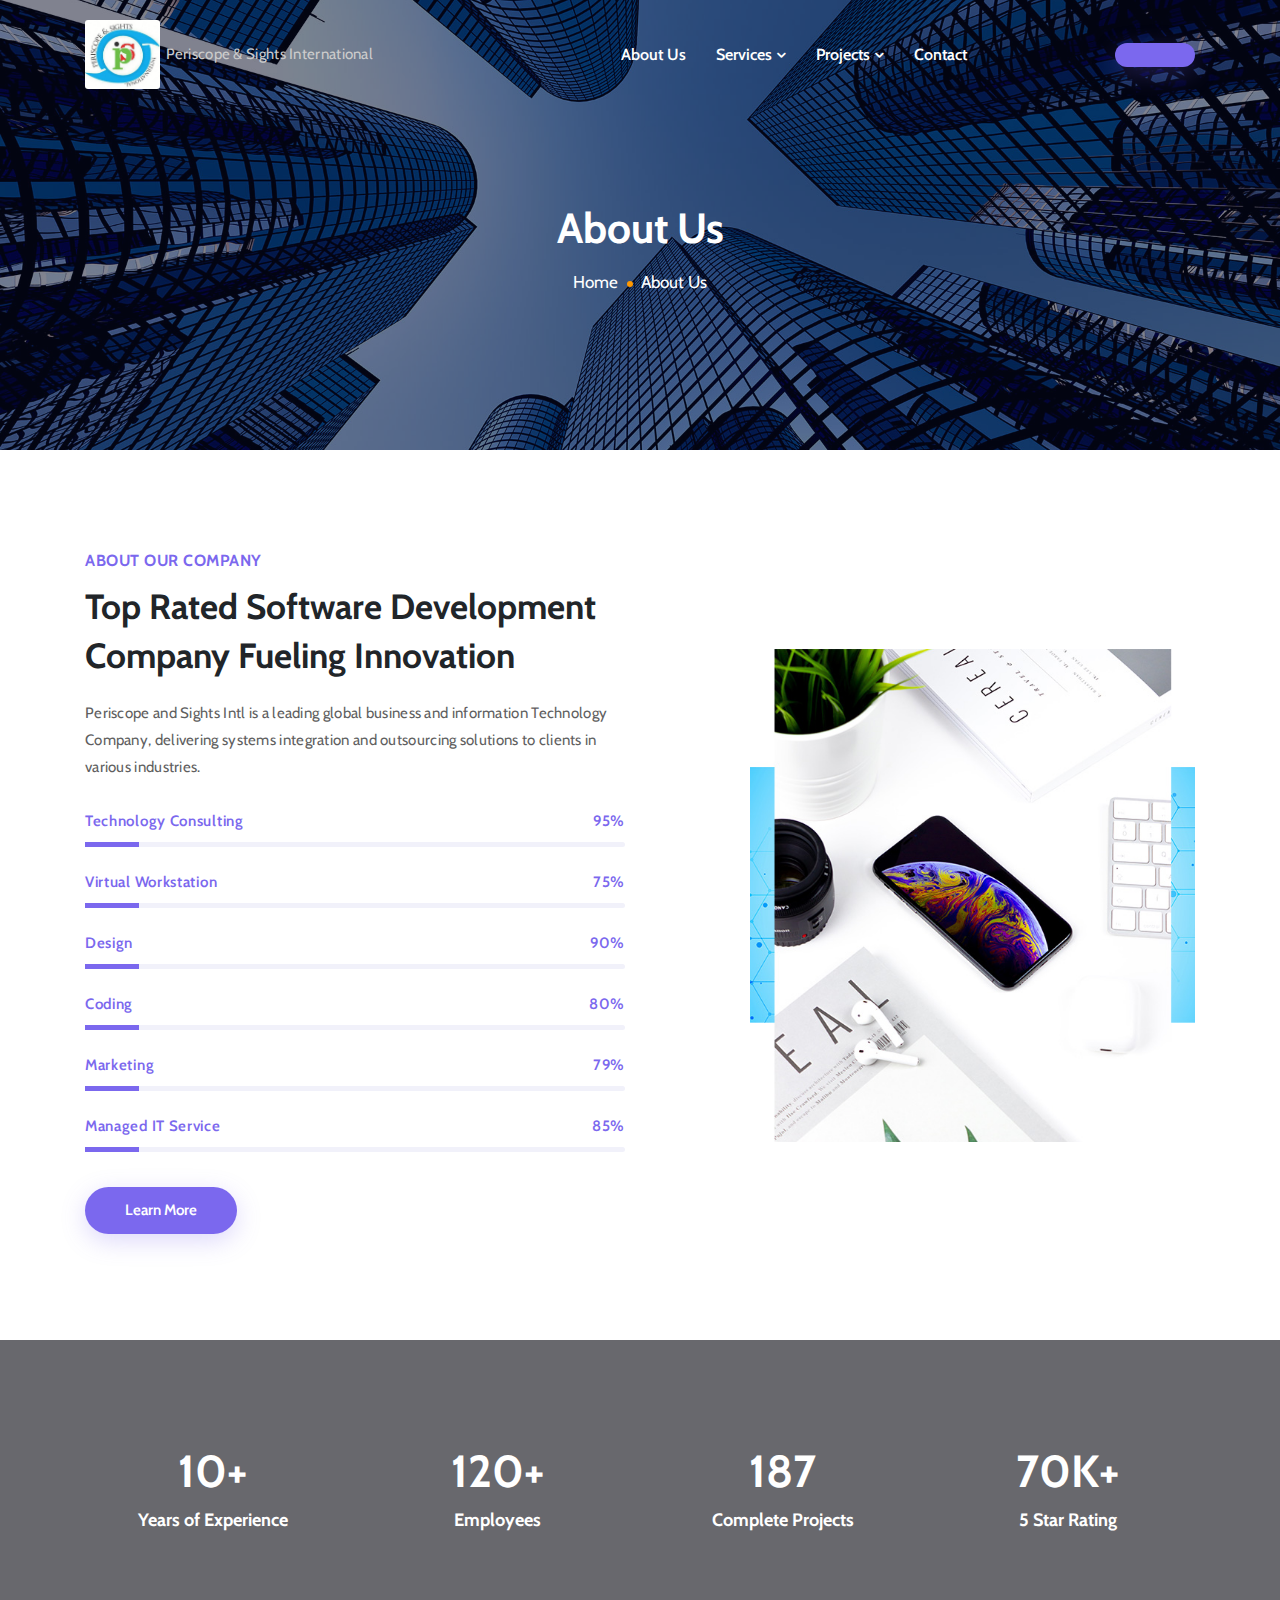
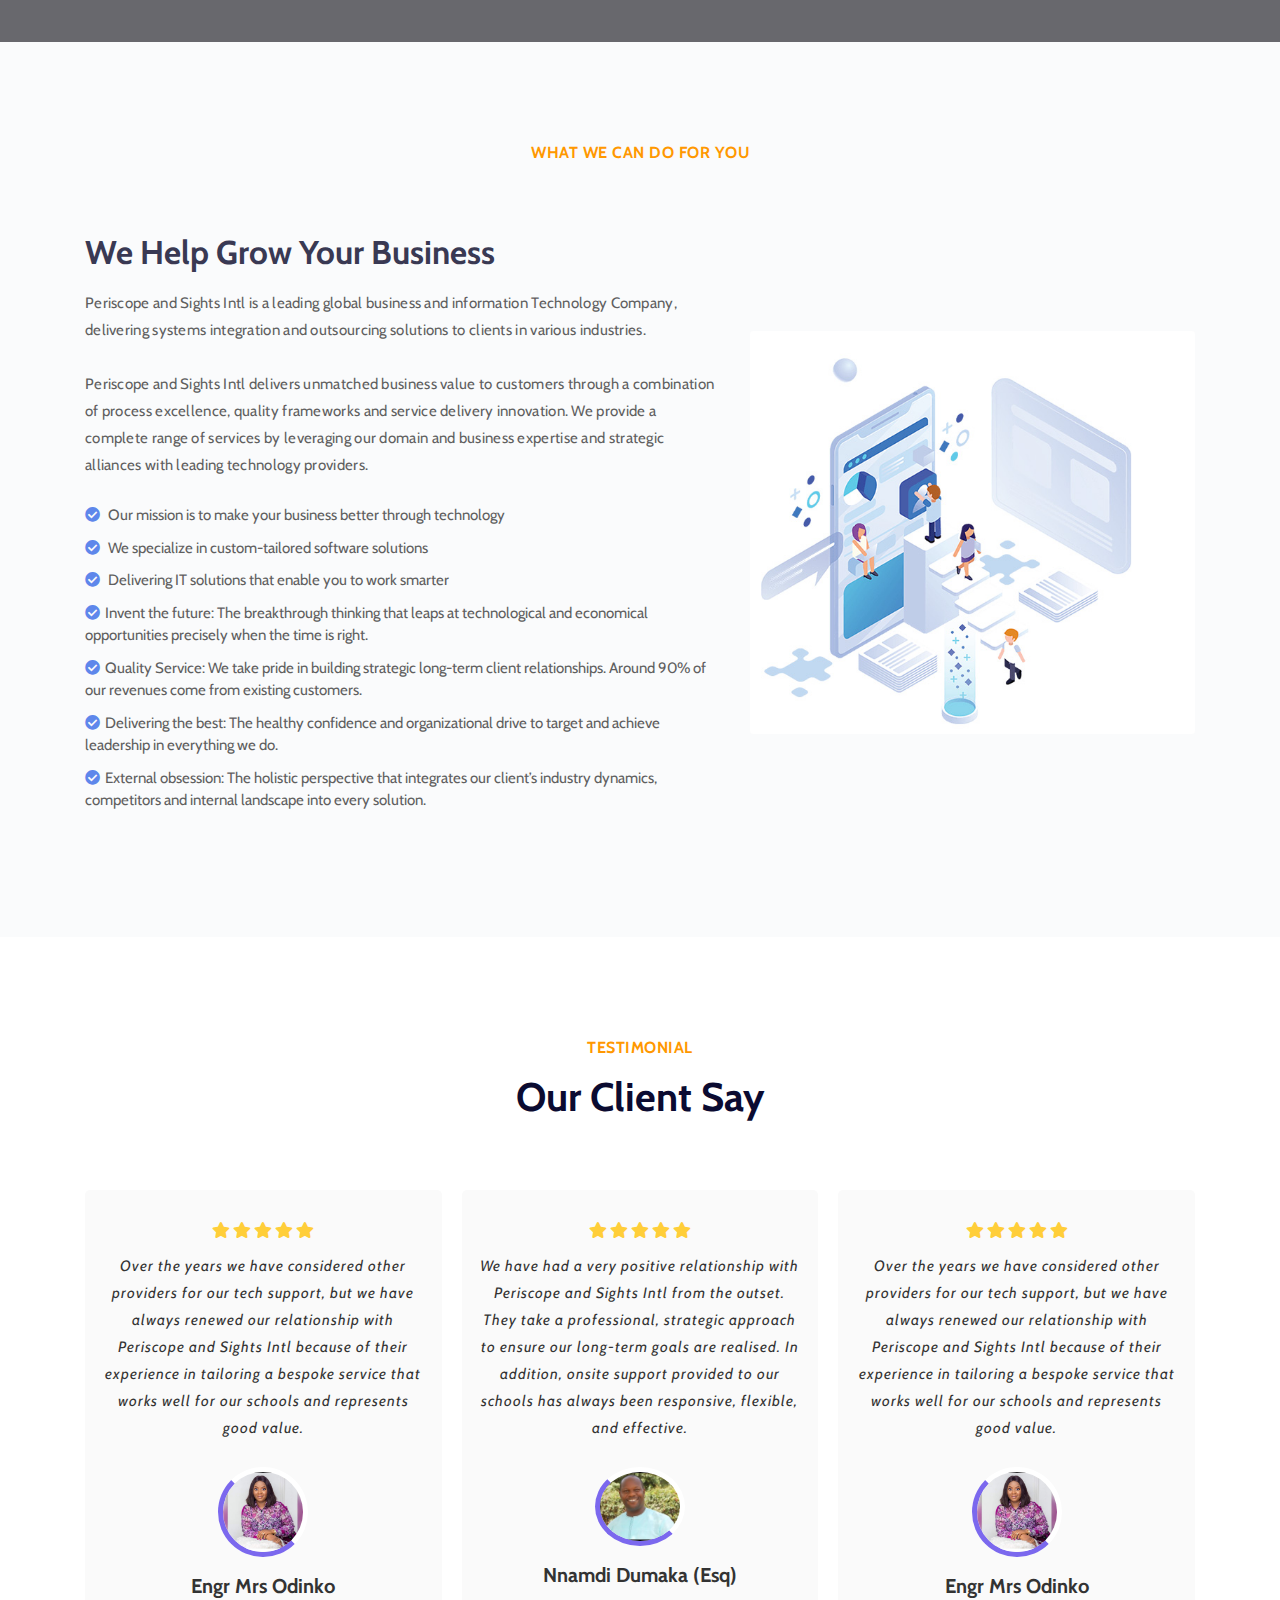
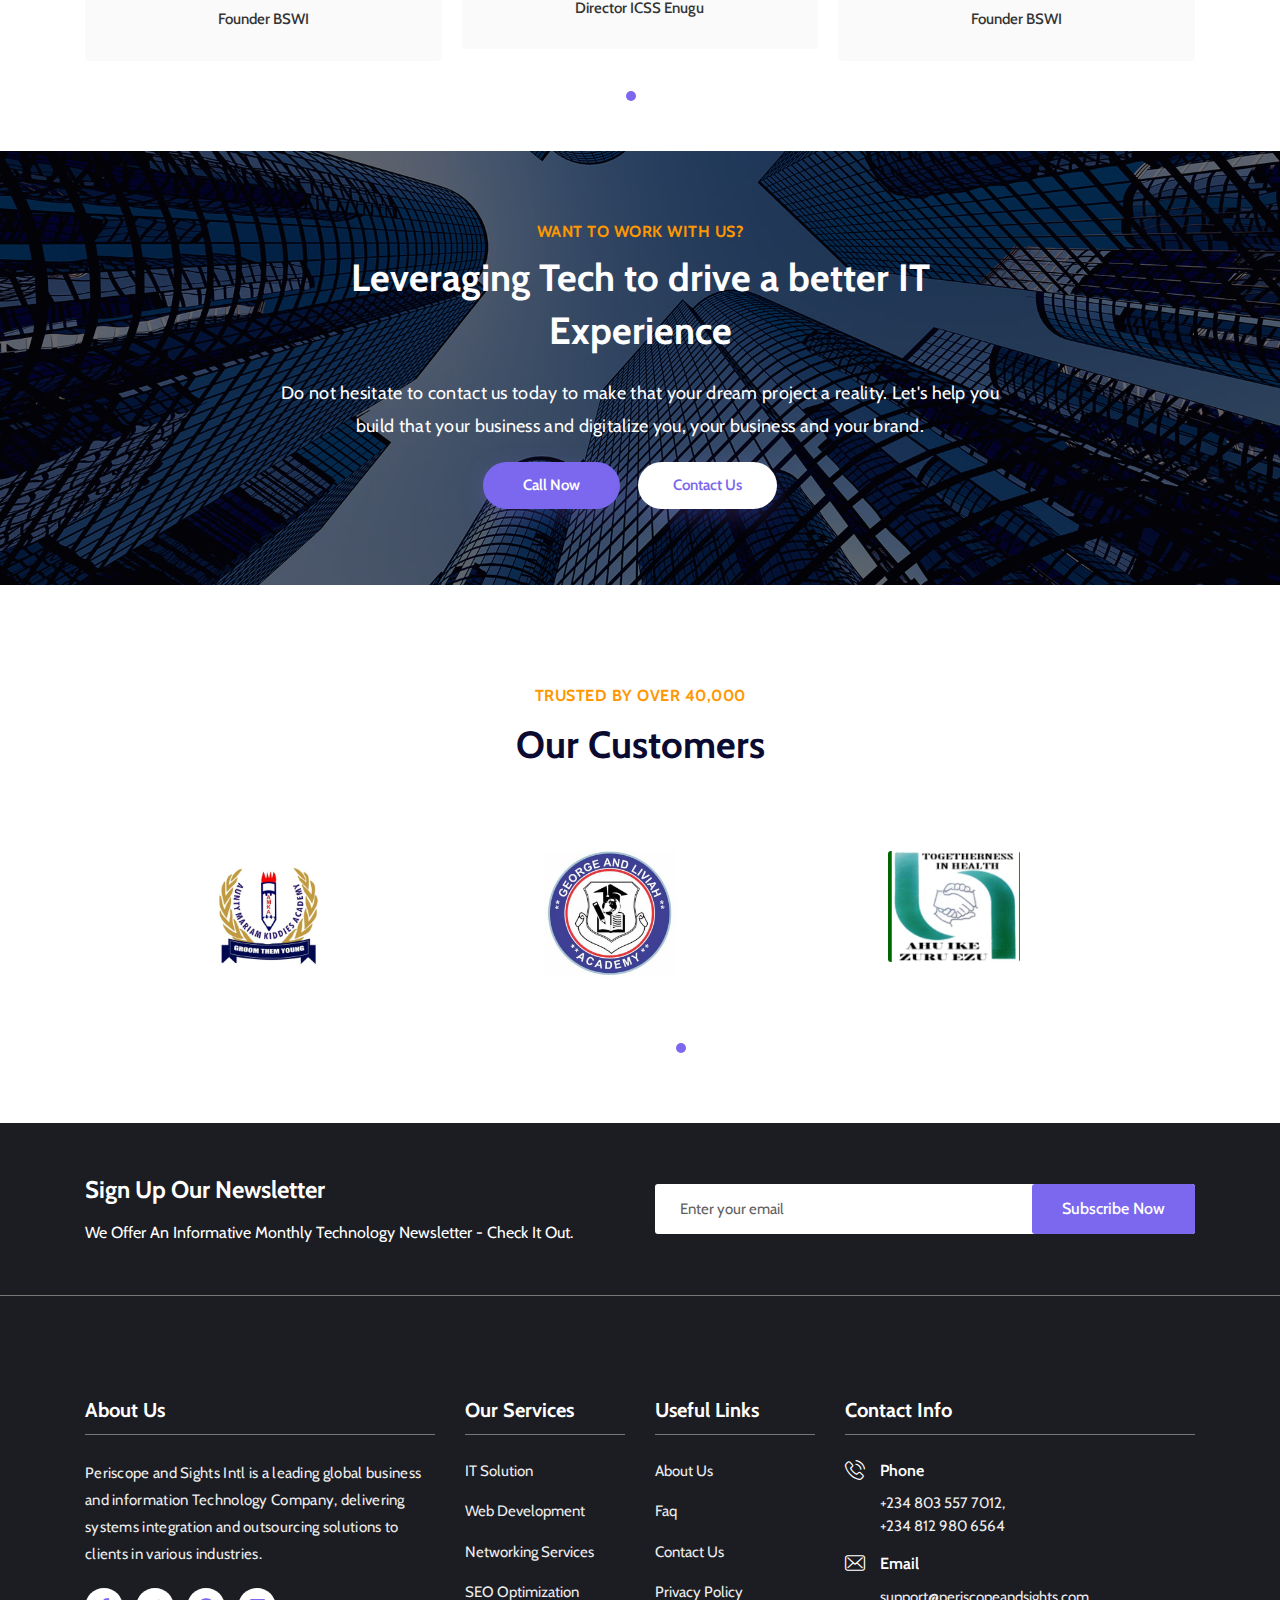
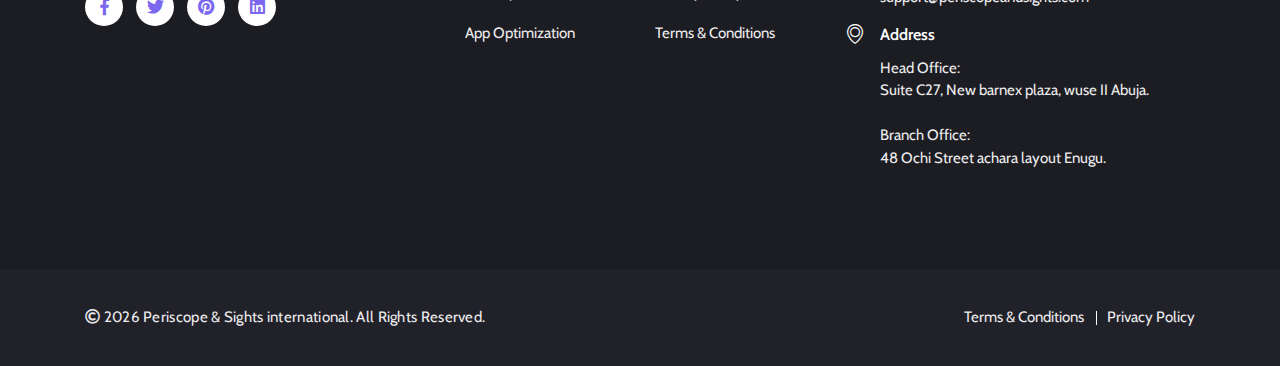
<file: about.html>
<!doctype html>
<html lang="en">

<head>
	<!-- Required meta tags -->
	<meta charset="utf-8">
	<meta name="viewport" content="width=device-width, initial-scale=1, shrink-to-fit=no">
	<!-- Title -->
	<title>Periscope &amp; Sights International</title>
	<!-- description -->
	<meta name="description" content="Periscope &amp; Sights - Software development company">
	<!-- Google Fonts -->
	<link href="https://fonts.googleapis.com/css2?family=Cabin:wght@400;500;600;700&amp;display=swap" rel="stylesheet">
	<!-- Favicon -->
	<link rel="icon" type="image/png" href="assets/img/favicon.png">
	<!-- Bootstrap Min CSS -->
	<link rel="stylesheet" href="assets/css/bootstrap.min.css">
	<!-- Animate Min CSS -->
	<link rel="stylesheet" href="assets/css/animate.min.css">
	<!-- FlatIcon CSS -->
	<link rel="stylesheet" href="assets/css/flaticon.css">
	<!-- Font Awesome Min CSS -->
	<link rel="stylesheet" href="assets/css/fontawesome.min.css">
	<!-- Mean Menu CSS -->
	<link rel="stylesheet" href="assets/css/meanmenu.css">
	<!-- Swiper Min CSS -->
	<link rel="stylesheet" href="assets/css/swiper.min.css">
	<!-- Owl Carousel Min CSS -->
	<link rel="stylesheet" href="assets/css/owl.carousel.min.css">
	<!-- Style CSS -->
	<link rel="stylesheet" href="assets/css/style.css">
	<!-- Responsive CSS -->
	<link rel="stylesheet" href="assets/css/responsive.css">
</head>

<body>

	<!-- Start Preloader Area -->
	<div class="preloader">
		<div class="loader">
			<div class="shadow"></div>
			<div class="box"></div>
		</div>
	</div>
	<!-- End Preloader Area -->
	
	<!-- Start Navbar Area -->
	<div class="navbar-area">
	    <div class="webtech-responsive-nav">
	        <div class="container">
	            <div class="webtech-responsive-menu">
	                <div class="logo" >
	                    <a href="index.html">
	                        <div style="display: flex; align-items: center;">
								<img src="assets/img/logo.png" class="white-logo" width="20%"  alt="logo">
								<p class="white-logo" style="color: #ccc; padding-left: 6px;">Periscope &amp; Sights International</p>
							</div>
							<div style="display: flex; align-items: center;">
								<img src="assets/img/logo.png" class="black-logo" width="20%" alt="logo">
								<p class="black-logo" style="color: #aaa; padding-left: 6px;">Periscope &amp; Sights International</p>
							</div>
	                    </a>
	                </div>
	            </div>
	        </div>
	    </div>
	    <div class="webtech-nav">
	        <div class="container">
	            <nav class="navbar navbar-expand-md navbar-light">
					<div class="logo" style="width: 35%; height: auto; overflow: hidden;">

						<a class="navbar-brand" href="index.html">
							<div style="display: flex; align-items: center;">
								<img src="assets/img/logo.png" class="white-logo" width="20%"  alt="logo">
								<p class="white-logo" style="color: #ccc; padding-left: 6px;">Periscope &amp; Sights International</p>
							</div>
							<div style="display: flex; align-items: center;">
								<img src="assets/img/logo.png" class="black-logo" width="20%" alt="logo">
								<p class="black-logo" style="color: #aaa; padding-left: 6px;">Periscope &amp; Sights International</p>
							</div>
						</a>
					</div>
	                <div class="collapse navbar-collapse mean-menu" id="navbarSupportedContent">
	                    <ul class="navbar-nav">
	                        <li class="nav-item">
	                            <a href="about.html" class="nav-link">About Us</a>
	                        </li>
	                        <li class="nav-item">
	                            <a href="#" class="nav-link">Services <i class="fas fa-chevron-down"></i></a>
	                            <ul class="dropdown-menu">
	                                <li class="nav-item">
	                                    <a href="services.html" class="nav-link">Services</a>
	                                </li>
	                                <li class="nav-item">
	                                    <a href="single-services.html" class="nav-link">Services Details</a>
	                                </li>
	                            </ul>
	                        </li>
	                        <li class="nav-item">
	                            <a href="#" class="nav-link">Projects <i class="fas fa-chevron-down"></i></a>
	                            <ul class="dropdown-menu">
	                                <li class="nav-item">
	                                    <a href="projects.html" class="nav-link">Projects</a>
	                                </li>
	                                <li class="nav-item">
	                                    <a href="single-projects.html" class="nav-link">Projects Details</a>
	                                </li>
	                            </ul>
	                        </li>
	                        <li class="nav-item">
	                            <a href="contact.html" class="nav-link">Contact</a>
	                        </li>
	                    </ul>
	                    <div class="other-option">
	                        <a class="default-btn" href="mailto:support@periscopeandsights.com"> <span></span></a>
	                    </div>
	                </div>
	            </nav>
	        </div>
	    </div>
	</div>
	<!-- End Navbar Area -->
	
	<!-- Start Page Title Area -->
	<div class="page-title-area">
		<div class="d-table">
			<div class="d-table-cell">
				<div class="container">
					<div class="page-title-content">
						<h2>About Us</h2>
						<ul>
							<li><a href="index.html">Home</a></li>
							<li>About Us</li>
						</ul>
					</div>
				</div>
			</div>
		</div>
	</div>
	<!-- End Page Title Area -->
	
	<!-- Start About Section -->
	<section class="about-area section-padding">
		<div class="container">
			<div class="row d-flex align-items-center">
				<div class="col-lg-6 col-md-12 col-sm-12">
					<div class="about-content">
						<div class="about-content-text">
							<h6>About Our Company</h6> 
							<h2>Top Rated Software Development Company Fueling Innovation</h2>
							<p>Periscope and Sights Intl is a leading  global business and information Technology Company, delivering  systems integration and outsourcing solutions to clients in various industries.</p>
							
							<div class="skills">
								<div class="skill-item">
									<h6>Technology Consulting <em>95%</em></h6>
									<div class="skill-progress">
										<div class="progres" data-value="95%"></div>
									</div>
								</div>
								<div class="skill-item">
									<h6>Virtual Workstation <em>75%</em></h6>
									<div class="skill-progress">
										<div class="progres" data-value="75%"></div>
									</div>
								</div>
								<div class="skill-item">
									<h6>Design <em>90%</em></h6>
									<div class="skill-progress">
										<div class="progres" data-value="75%"></div>
									</div>
								</div>
								<div class="skill-item">
									<h6>Coding <em>80%</em></h6>
									<div class="skill-progress">
										<div class="progres" data-value="75%"></div>
									</div>
								</div>
								<div class="skill-item">
									<h6>Marketing <em>79%</em></h6>
									<div class="skill-progress">
										<div class="progres" data-value="85%"></div>
									</div>
								</div>
								<div class="skill-item">
									<h6>Managed IT Service <em>85%</em></h6>
									<div class="skill-progress">
										<div class="progres" data-value="85%"></div>
									</div>
								</div>
							</div>
							<div class="about-btn-box"> 
								<a class="default-btn project-btn-1" href="about.html">Learn More<span></span></a>
							</div>
						</div>
					</div>
				</div>
				<div class="col-lg-5 offset-lg-1 col-md-12 col-sm-12">
					<div class="about-image">
						<img src="assets/img/about.jpg" alt="About image">
					</div>
				</div>
			</div>
		</div>
	</section>
	<!-- End About Section -->
	
	<!-- Start Counter Section -->
	<section class="counter-area section-padding">
		<div class="container">
			<div class="row">
				<div class="col-lg-3 col-md-6 counter-item">
					<div class="single-counter">
						<div class="counter-contents">
							<h2>
								<span class="counter-number">10</span>
								<span>+</span>
							</h2>
							<h3 class="counter-heading">Years of Experience</h3>
						</div>
					</div>
				</div>
				<div class="col-lg-3 col-md-6 counter-item">
					<div class="single-counter">
						<div class="counter-contents">
							<h2>
								<span class="counter-number">120</span>
								<span>+</span>
							</h2>
							<h3 class="counter-heading">Employees</h3>
						</div>
					</div>
				</div>
				<div class="col-lg-3 col-md-6 counter-item">
					<div class="single-counter">
						<div class="counter-contents">
							<h2>
								<span class="counter-number">187</span>
							</h2>
							<h3 class="counter-heading">Complete Projects</h3>
						</div>
					</div>
				</div>
				<div class="col-lg-3 col-md-6 counter-item">
					<div class="single-counter">
						<div class="counter-contents">
							<h2>
								<span class="counter-number">70</span>
								<span>K+</span>
							</h2>
							<h3 class="counter-heading">5 Star Rating</h3>
						</div>
					</div>
				</div>
			</div>
		</div>
	</section>
	<!-- End Counter Section -->
	
	<!-- Start Help you grow Section -->
	<section class="process-section bg-grey section-padding">
		<div class="container">
			<div class="row">
				<div class="col-md-12">
					<div class="section-title">
						<h6>What We Can Do For You</h6>
					</div>
				</div>
			</div>
			<div class="tab process-list-tab">
				<div class="tab_content">
					<div class="tabs_item">
						<div class="row align-items-center">
							<div class="col-lg-7">
								<div class="tab-solution-content">
									<h3>We Help Grow Your Business</h3>
									<p>Periscope and Sights Intl is a leading  global business and information Technology Company, delivering  systems integration and outsourcing solutions to clients in various industries. <br><br>
									Periscope and Sights Intl delivers unmatched business value to customers  through a combination of process excellence, quality frameworks and service  delivery innovation. We provide a complete range of services by leveraging our  domain and business expertise and strategic alliances with leading technology  providers. <br>
									</p>
									<ul class="tab-list">
										<li>
											<i class="fa fa-check-circle"></i> Our mission is to make your business better through technology
										</li>
										<li>
											<i class="fa fa-check-circle"></i> We specialize in custom-tailored software solutions
										</li>
										<li>
											<i class="fa fa-check-circle"></i> Delivering IT solutions that enable you to work smarter
										</li>
										<li>
											<i class="fa fa-check-circle"></i>Invent the future: The breakthrough thinking that leaps at technological and economical opportunities precisely when the time is right.
										</li>
										<li>
											<i class="fa fa-check-circle"></i>Quality Service: We take pride in building strategic long-term client relationships. Around 90% of our revenues come from existing customers.
										</li>
										<li>
											<i class="fa fa-check-circle"></i>Delivering the best: The healthy confidence and organizational drive to target and achieve leadership in everything we do.
										</li>
										<li>
											<i class="fa fa-check-circle"></i>External obsession: The holistic perspective that integrates our client’s industry dynamics, competitors and internal landscape into every solution.
										</li>
									</ul>
								</div>
							</div>
							<div class="col-lg-5">
								<div class="tab-image">
									<img src="assets/img/choose-1.jpg" width="100%" alt="image">
								</div>
							</div>
						</div>
					</div>
				</div>
			</div>
		</div>
	</section>
	<!-- End help you grow Section -->
	
	<!-- Start Testimonial Section -->
	<section class="testimonial-section pt-100 pb-50">
		<div class="container">
			<div class="row">
                <div class="col-md-12">
					<div class="section-title">
						<h6>Testimonial</h6>
						<h2>Our Client Say</h2>
					</div>
                </div>
				<div class="col-lg-12 col-md-12">
					<div class="testimonial-slider owl-carousel owl-theme">
						<!-- testimonials item -->
						<div class="single-testimonial">
							<div class="rating-box">
								<ul>
									<li><i class="fa fa-star"></i></li>
									<li><i class="fa fa-star"></i></li>
									<li><i class="fa fa-star"></i></li>
									<li><i class="fa fa-star"></i></li>
									<li><i class="fa fa-star"></i></li>
								</ul>
							</div>
							<div class="testimonial-content">
								<p>Over the years we have considered other providers for our tech support, but we have always renewed our 
									relationship with Periscope and Sights Intl because 
									of their experience in tailoring a bespoke service that works well for our schools and represents good value.</p>
							</div>
							<div class="avatar">
								<img src="assets/img/client/t1.jpeg" alt="testimonial images">
							</div>
							<div class="testimonial-bio">
								<div class="bio-info">
									<h3>Engr Mrs Odinko</h3>
									<span>Founder BSWI</span>
								</div>
							</div>
						</div>
						<!-- testimonials item -->
						<div class="single-testimonial">
							<div class="rating-box">
								<ul>
									<li><i class="fa fa-star"></i></li>
									<li><i class="fa fa-star"></i></li>
									<li><i class="fa fa-star"></i></li>
									<li><i class="fa fa-star"></i></li>
									<li><i class="fa fa-star"></i></li>
								</ul>
							</div>
							<div class="testimonial-content">
								<p>We have had a very positive relationship with Periscope and Sights Intl from the outset. They take a professional, strategic approach to ensure our long-term goals are realised. In addition, onsite support provided to our schools has always been responsive, flexible, and effective.</p>
							</div>
							<div class="avatar">
								<img src="assets/img/client/t2.jpeg" alt="testimonial images">
							</div>
							<div class="testimonial-bio">
								<div class="bio-info">
									<h3>Nnamdi Dumaka (Esq)</h3>
									<span>Director ICSS Enugu</span>
								</div>
							</div>
						</div>
						<!-- testimonials item -->
						<div class="single-testimonial">
							<div class="rating-box">
								<ul>
									<li><i class="fa fa-star"></i></li>
									<li><i class="fa fa-star"></i></li>
									<li><i class="fa fa-star"></i></li>
									<li><i class="fa fa-star"></i></li>
									<li><i class="fa fa-star"></i></li>
								</ul>
							</div>
							<div class="testimonial-content">
								<p>Over the years we have considered other providers for our tech support, but we have always renewed our 
									relationship with Periscope and Sights Intl because 
									of their experience in tailoring a bespoke service that works well for our schools and represents good value.</p>
							</div>
							<div class="avatar">
								<img src="assets/img/client/t1.jpeg" alt="testimonial images">
							</div>
							<div class="testimonial-bio">
								<div class="bio-info">
									<h3>Engr Mrs Odinko</h3>
									<span>Founder BSWI</span>
								</div>
							</div>
						</div>
						<!-- testimonials item -->
						<div class="single-testimonial">
							<div class="rating-box">
								<ul>
									<li><i class="fa fa-star"></i></li>
									<li><i class="fa fa-star"></i></li>
									<li><i class="fa fa-star"></i></li>
									<li><i class="fa fa-star"></i></li>
									<li><i class="fa fa-star"></i></li>
								</ul>
							</div>
							<div class="testimonial-content">
								<p>We have had a very positive relationship with Periscope and Sights Intl from the outset. They take a professional, strategic approach to ensure our long-term goals are realised. In addition, onsite support provided to our schools has always been responsive, flexible, and effective.</p>
							</div>
							<div class="avatar">
								<img src="assets/img/client/t2.jpeg" alt="testimonial images">
							</div>
							<div class="testimonial-bio">
								<div class="bio-info">
									<h3>Nnamdi Dumaka (Esq)</h3>
									<span>Director ICSS Enugu</span>
								</div>
							</div>
						</div>

					</div>
				</div>
			</div>
		</div>
	</section>
	<!-- End Testimonial Section -->
	
	<!-- Start Hire Section -->
	<section class="hire-section">
		<div class="container">
			<div class="row">
				<div class="col-lg-8 offset-lg-2 col-md-12">
					<div class="hire-content">
						<h6>Want to work with us?</h6>
						<h2>Leveraging Tech to drive a better IT Experience</h2>
						<p>Do not hesitate to contact us today to make that your dream project a reality. Let's help you build that your business and digitalize you, your business and your brand.</p>
						<div class="hire-btn">
							<a class="default-btn" href="tel:0802235678">Call Now<span></span></a>
							<a class="default-btn-one" href="contact.html">Contact Us<span></span></a>
						</div>
					</div>
				</div>
			</div>
		</div>
	</section>
	<!-- End Hire Section -->
	
	<!-- Start Partner section -->
	<section class="partner-section pt-100 pb-70">
		<div class="container">
			<div class="partner-title">
				<h6>Trusted By Over 40,000</h6>
				<h2>Our Customers</h2>
			</div>


			<div class="testimonial-slider owl-carousel owl-theme" style="padding-left: 100px;">
				<!-- testimonials item -->
				<div class="single-testimonial" style="background-color: white;">
					<div class="" style="width: 45%;">
						<img src="assets/img/partner/partner5.png" alt="testimonial images">
					</div>
					
				</div>
				<!-- testimonials item -->
				<div class="single-testimonial" style="background-color: white;">
					<div class="" style="width: 45%;">
						<img src="assets/img/partner/partner1.jpeg" alt="testimonial images">
					</div>
					
				</div>
				<!-- testimonials item -->
				<div class="single-testimonial" style="background-color: white;">
					<div class="" style="width: 45%;">
						<img src="assets/img/partner/partner2.jpeg" alt="testimonial images">
					</div>
					
				</div>
				<!-- testimonials item -->
				<div class="single-testimonial" style="background-color: white;">
					<div class="" style="width: 45%;">
						<img src="assets/img/partner/partner3.jpeg" alt="testimonial images">
					</div>
					
				</div>
				<!-- testimonials item -->
				<div class="single-testimonial" style="background-color: white;">
					<div class="" style="width: 45%;">
						<img src="assets/img/partner/partner4.jpeg" alt="testimonial images">
					</div>
					
				</div>
				<!-- testimonials item -->
				<div class="single-testimonial" style="background-color: white;">
					<div class="" style="width: 45%;">
						<img src="assets/img/partner/partner2.jpeg" alt="testimonial images">
					</div>
					
				</div>


				
			</div>
		</div>
	</section>
	<!-- End Partner section -->
	
	<!-- Start Footer & Subscribe Section -->
	<section class="footer-subscribe-wrapper">
		<!-- Start Subscribe Area -->
		<div class="subscribe-area">
			<div class="container">
				<div class="row align-items-center">
					<div class="col-lg-6 col-md-6">
						<div class="subscribe-content">
							<h2>Sign Up Our Newsletter</h2>
							<span class="sub-title">We Offer An Informative Monthly Technology Newsletter - Check It Out.</span>
						</div>
					</div>
					<div class="col-lg-6 col-md-6">
						<form class="newsletter-form">
							<input type="email" class="input-newsletter" placeholder="Enter your email" name="EMAIL" required autocomplete="off">
							<button type="submit">Subscribe Now</button>
							<div id="validator-newsletter" class="form-result"></div>
						</form>
					</div>
				</div>
			</div>
		</div>
		<!-- End Subscribe Area -->
		<!-- Start Footer Area -->
		<div class="footer-area ptb-100">
			<div class="container">
				<div class="row">
					<div class="col-lg-4 col-md-6 col-sm-6">
						<div class="single-footer-widget">
							<div class="footer-heading">
								<h3>About Us</h3>
							</div>
							<p>Periscope and Sights Intl is a leading  global business and information Technology Company, delivering  systems integration and outsourcing solutions to clients in various industries.</p>
							<ul class="footer-social">
								<li>
									<a href="#"> <i class="fab fa-facebook-f"></i></a>
								</li>
								<li>
									<a href="#"> <i class="fab fa-twitter"></i></a>
								</li>
								<li>
									<a href="#"> <i class="fab fa-pinterest"></i></a>
								</li>
								<li>
									<a href="#"> <i class="fab fa-linkedin"></i></a>
								</li>
							</ul>
						</div>
					</div>
					<div class="col-lg-2 col-md-6 col-sm-6">
						<div class="single-footer-widget">
							<div class="footer-heading">
								<h3>Our Services</h3>
							</div>
							<ul class="footer-quick-links">
								<li> <a href="#">IT Solution</a></li>
								<li> <a href="#">Web Development</a></li>
								<li> <a href="#">Networking Services</a></li>
								<li> <a href="#">SEO Optimization</a></li>
								<li> <a href="#">App Optimization</a></li>
							</ul>
						</div>
					</div>
					<div class="col-lg-2 col-md-6 col-sm-6">
						<div class="single-footer-widget">
							<div class="footer-heading">
								<h3>Useful Links</h3>
							</div>
							<ul class="footer-quick-links">
								<li><a href="about.html">About Us</a></li>
								<li><a href="faq.html">Faq</a></li>
								<li><a href="contact.html">Contact Us</a></li>
								<li><a href="privacy-policy.html">Privacy Policy</a></li>
								<li><a href="terms-condition.html">Terms & Conditions</a></li>
							</ul>
						</div>
					</div>
					<div class="col-lg-4 col-md-6 col-sm-6">
						<div class="single-footer-widget">
							<div class="footer-heading">
								<h3>Contact Info</h3>
							</div>
							<div class="footer-info-contact"> <i class="flaticon-phone-call"></i>
								<h3>Phone</h3>
								<span><a href="tel:+234 803 557 7012">+234 803 557 7012, </a></span> <br>
								<span><a href="tel:+234 812 980 6564">+234 812 980 6564</a></span>
							</div>
							<div class="footer-info-contact"> <i class="flaticon-envelope"></i>
								<h3>Email</h3>
								<span><a href="mailto:support@periscopeandsights.com">support@periscopeandsights.com</a></span>
							</div>
							<div class="footer-info-contact"> <i class="flaticon-placeholder"></i>
								<h3>Address</h3>
								<span>
									Head Office:
								</span> <br>
								<span>
									Suite C27, New barnex plaza, wuse II Abuja. 
								</span><br><br>
								<span>
									Branch Office:
								</span> <br>
								<span>
									48 Ochi Street achara layout Enugu.
								</span>
							</div>
						</div>
					</div>
				</div>
			</div>
		</div>
		<!-- End Footer Section -->
	</section>
	<!-- End Footer & Subscribe Section -->
	
	<!-- Start Copy Right Section -->
	<div class="copyright-area">
		<div class="container">
			<div class="row align-items-center">
				<div class="col-lg-6 col-md-6">
					<p> <i class="far fa-copyright"></i> <script>
						document.write(new Date().getFullYear());
					</script> Periscope &amp; Sights international. All Rights Reserved.</p>
				</div>
				<div class="col-lg-6 col-md-6">
					<ul>
						<li> <a href="terms-condition.html">Terms & Conditions</a></li>
						<li> <a href="privacy-policy.html">Privacy Policy</a></li>
					</ul>
				</div>
			</div>
		</div>
	</div>
	<!-- End Copy Right Section -->
	
	<!-- Start Go Top Section -->
	<div class="go-top">
		<i class="fas fa-chevron-up"></i>
		<i class="fas fa-chevron-up"></i>
	</div>
	<!-- End Go Top Section -->
	
	<!-- jQuery Min JS -->
	<script src="assets/js/jquery.min.js"></script>
	<!-- Popper Min JS -->
	<script src="assets/js/popper.min.js"></script>
	<!-- Bootstrap Min JS -->
	<script src="assets/js/bootstrap.min.js"></script>
	<!-- Mean Menu JS -->
	<script src="assets/js/jquery.meanmenu.js"></script>
	<!-- Appear Min JS -->
	<script src="assets/js/jquery.appear.min.js"></script>
	<!-- CounterUp Min JS -->
	<script src="assets/js/jquery.waypoints.min.js"></script>
	<script src="assets/js/jquery.counterup.min.js"></script>
	<!-- Owl Carousel Min JS -->
	<script src="assets/js/owl.carousel.min.js"></script>
	<!-- Swiper Min JS -->
	<script src="assets/js/swiper.min.js"></script>
	<!-- WOW Min JS -->
	<script src="assets/js/wow.min.js"></script>
	<!-- Main JS -->
	<script src="assets/js/main.js"></script>
	
</body>

</html>
</file>
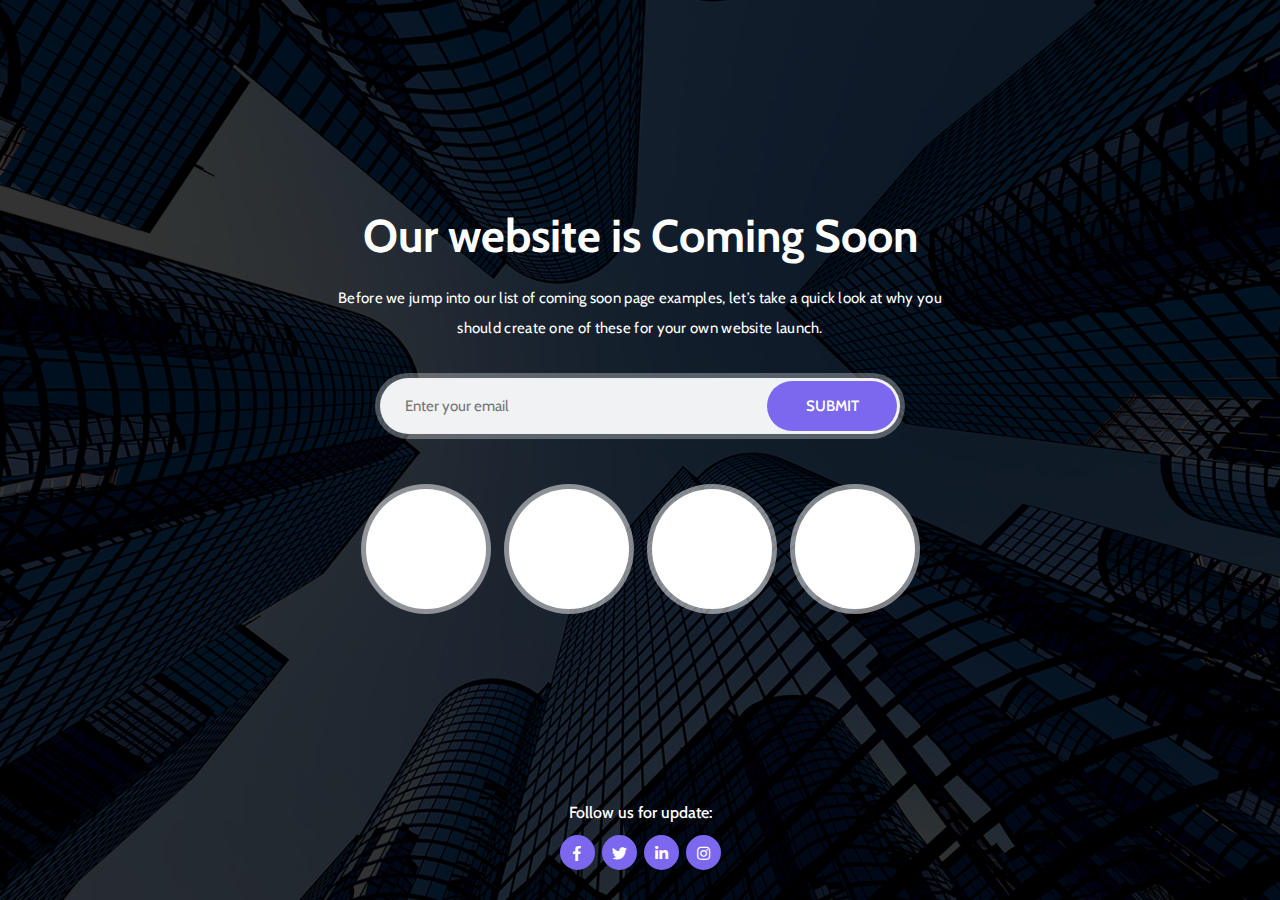
<file: coming-soon.html>
<!doctype html>
<html lang="zxx">


<!-- Mirrored from cutesolution.com/html/webtech/coming-soon.html by HTTrack Website Copier/3.x [XR&CO'2014], Tue, 21 Feb 2023 09:34:40 GMT -->
<head>
	<!-- Required meta tags -->
	<meta charset="utf-8">
	<meta name="viewport" content="width=device-width, initial-scale=1, shrink-to-fit=no">
	<!-- Title -->
	<title>Webtech - Web Development Services HTML5 Template</title>
	<!-- Google Fonts -->
	<link href="https://fonts.googleapis.com/css2?family=Cabin:wght@400;500;600;700&amp;display=swap" rel="stylesheet">
	<!-- Favicon -->
	<link rel="icon" type="image/png" href="assets/img/favicon.png">
	<!-- Bootstrap Min CSS -->
	<link rel="stylesheet" href="assets/css/bootstrap.min.css">
	<!-- Animate Min CSS -->
	<link rel="stylesheet" href="assets/css/animate.min.css">
	<!-- FlatIcon CSS -->
	<link rel="stylesheet" href="assets/css/flaticon.css">
	<!-- Font Awesome Min CSS -->
	<link rel="stylesheet" href="assets/css/fontawesome.min.css">
	<!-- Mean Menu CSS -->
	<link rel="stylesheet" href="assets/css/meanmenu.css">
	<!-- Swiper Min CSS -->
	<link rel="stylesheet" href="assets/css/swiper.min.css">
	<!-- Owl Carousel Min CSS -->
	<link rel="stylesheet" href="assets/css/owl.carousel.min.css">
	<!-- Style CSS -->
	<link rel="stylesheet" href="assets/css/style.css">
	<!-- Responsive CSS -->
	<link rel="stylesheet" href="assets/css/responsive.css">
</head>

<body>

	<!-- Start Preloader Area -->
	<div class="preloader">
		<div class="loader">
			<div class="shadow"></div>
			<div class="box"></div>
		</div>
	</div>
	<!-- End Preloader Area -->
	
	<!-- Start Coming Soon Area -->
	<section class="coming-soon-area">
		<div class="d-table">
			<div class="d-table-cell">
				<div class="container">
					<div class="coming-soon-content">
						<h1>Our website is Coming Soon</h1>
						<p>Before we jump into our list of coming soon page examples, let’s take a quick look at why you should create one of these for your own website launch.</p>
						<form>
							<input type="email" name="email" id="email" class="email-input" placeholder="Enter your email">
							<button type="submit" class="submit-btn">Submit</button>
						</form>
						<div id="timer">
							<div id="days"></div>
							<div id="hours"></div>
							<div id="minutes"></div>
							<div id="seconds"></div>
						</div>
					</div>
				</div>
			</div>
		</div>
		<ul class="social-list">
			<li class="list-heading">Follow us for update:</li>
			<li><a href="#" class="facebook"><i class="fab fa-facebook-f"></i></a></li>
			<li><a href="#" class="twitter"><i class="fab fa-twitter"></i></a></li>
			<li><a href="#" class="linkedin"><i class="fab fa-linkedin-in"></i></a></li>
			<li><a href="#" class="instagram"><i class="fab fa-instagram"></i></a></li>
		</ul>
	</section>
	<!-- End Coming Soon Area -->
	
	<!-- jQuery Min JS -->
	<script src="assets/js/jquery.min.js"></script>
	<!-- Popper Min JS -->
	<script src="assets/js/popper.min.js"></script>
	<!-- Bootstrap Min JS -->
	<script src="assets/js/bootstrap.min.js"></script>
	<!-- Mean Menu JS -->
	<script src="assets/js/jquery.meanmenu.js"></script>
	<!-- Appear Min JS -->
	<script src="assets/js/jquery.appear.min.js"></script>
	<!-- CounterUp Min JS -->
	<script src="assets/js/jquery.waypoints.min.js"></script>
	<script src="assets/js/jquery.counterup.min.js"></script>
	<!-- Owl Carousel Min JS -->
	<script src="assets/js/owl.carousel.min.js"></script>
	<!-- Swiper Min JS -->
	<script src="assets/js/swiper.min.js"></script>
	<!-- WOW Min JS -->
	<script src="assets/js/wow.min.js"></script>
	<!-- Main JS -->
	<script src="assets/js/main.js"></script>
	
</body>


<!-- Mirrored from cutesolution.com/html/webtech/coming-soon.html by HTTrack Website Copier/3.x [XR&CO'2014], Tue, 21 Feb 2023 09:34:40 GMT -->
</html>
</file>
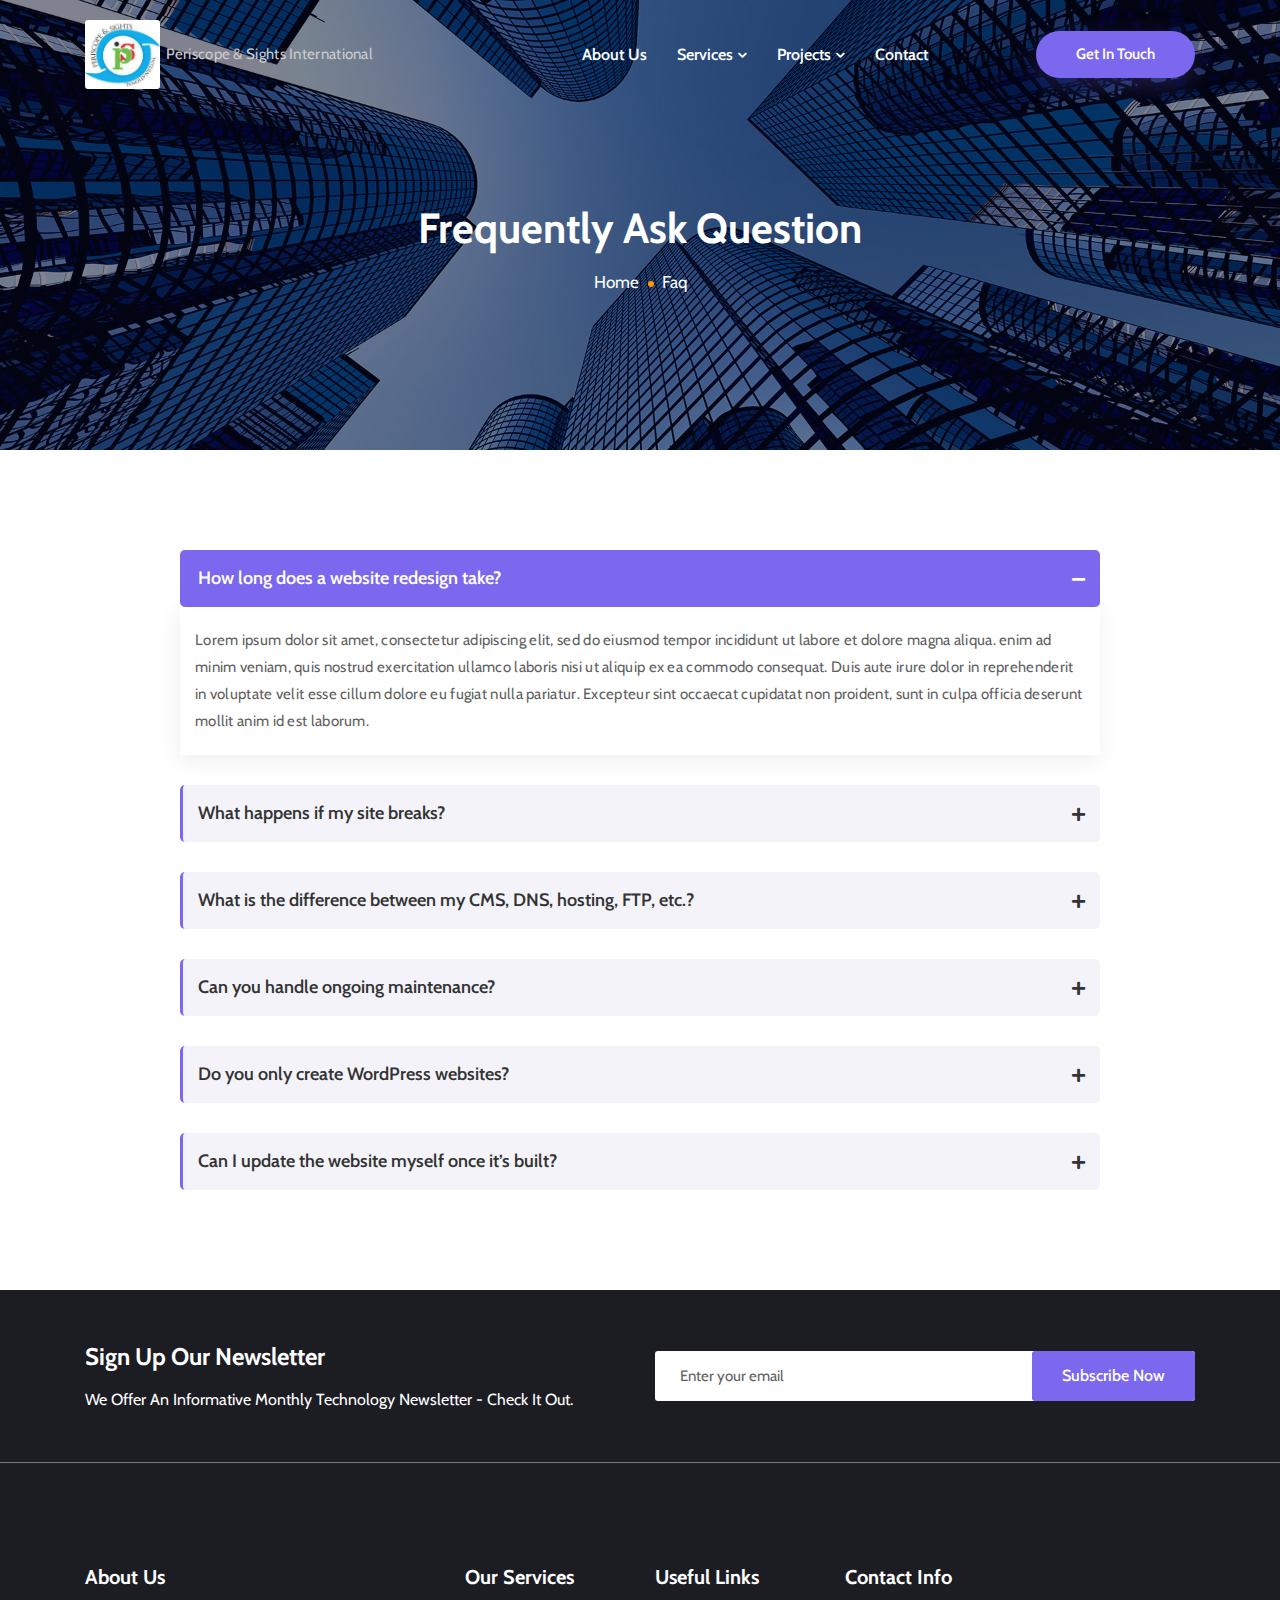
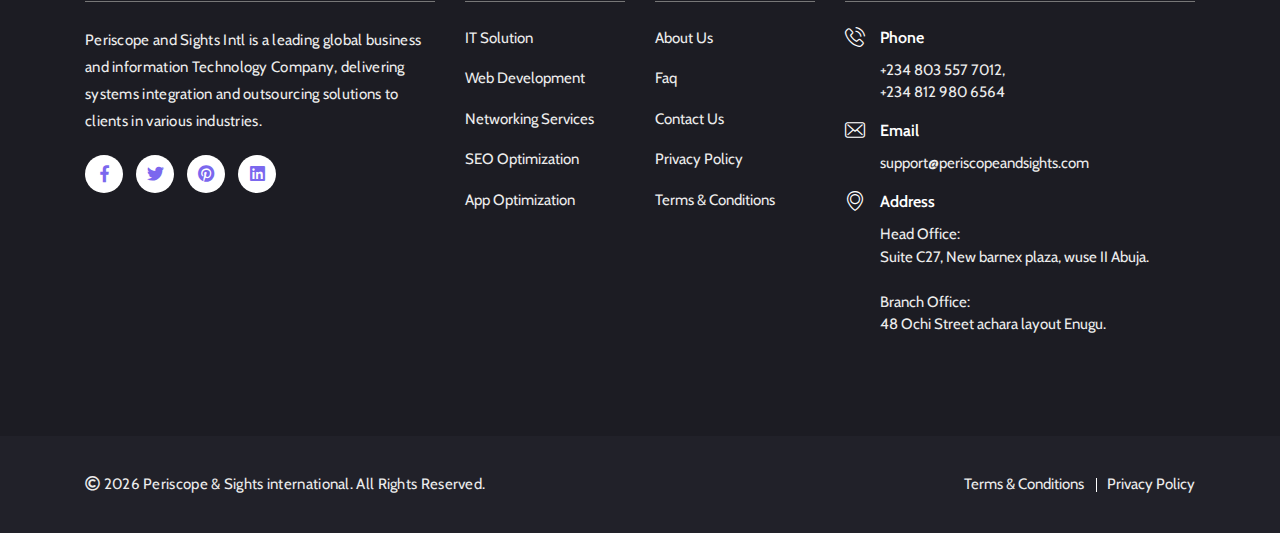
<file: faq.html>
<!doctype html>
<html lang="en">

<head>
	<!-- Required meta tags -->
	<meta charset="utf-8">
	<meta name="viewport" content="width=device-width, initial-scale=1, shrink-to-fit=no">
	<!-- Title -->
	<title>Periscope &amp; Sights International</title>
	<!-- description -->
	<meta name="description" content="Periscope &amp; Sights - Software development company">
	<!-- Google Fonts -->
	<link href="https://fonts.googleapis.com/css2?family=Cabin:wght@400;500;600;700&amp;display=swap" rel="stylesheet">
	<!-- Favicon -->
	<link rel="icon" type="image/png" href="assets/img/favicon.png">
	<!-- Bootstrap Min CSS -->
	<link rel="stylesheet" href="assets/css/bootstrap.min.css">
	<!-- Animate Min CSS -->
	<link rel="stylesheet" href="assets/css/animate.min.css">
	<!-- FlatIcon CSS -->
	<link rel="stylesheet" href="assets/css/flaticon.css">
	<!-- Font Awesome Min CSS -->
	<link rel="stylesheet" href="assets/css/fontawesome.min.css">
	<!-- Mean Menu CSS -->
	<link rel="stylesheet" href="assets/css/meanmenu.css">
	<!-- Swiper Min CSS -->
	<link rel="stylesheet" href="assets/css/swiper.min.css">
	<!-- Owl Carousel Min CSS -->
	<link rel="stylesheet" href="assets/css/owl.carousel.min.css">
	<!-- Style CSS -->
	<link rel="stylesheet" href="assets/css/style.css">
	<!-- Responsive CSS -->
	<link rel="stylesheet" href="assets/css/responsive.css">
</head>

<body>

	<!-- Start Preloader Area -->
	<div class="preloader">
		<div class="loader">
			<div class="shadow"></div>
			<div class="box"></div>
		</div>
	</div>
	<!-- End Preloader Area -->
	
	<!-- Start Navbar Area -->
	<div class="navbar-area">
	    <div class="webtech-responsive-nav">
	        <div class="container">
	            <div class="webtech-responsive-menu">
	                <div class="logo" >
	                    <a href="index.html">
	                        <div style="display: flex; align-items: center;">
								<img src="assets/img/logo.png" class="white-logo" width="20%"  alt="logo">
								<p class="white-logo" style="color: #ccc; padding-left: 6px;">Periscope &amp; Sights International</p>
							</div>
							<div style="display: flex; align-items: center;">
								<img src="assets/img/logo.png" class="black-logo" width="20%" alt="logo">
								<p class="black-logo" style="color: #aaa; padding-left: 6px;">Periscope &amp; Sights International</p>
							</div>
	                    </a>
	                </div>
	            </div>
	        </div>
	    </div>
	    <div class="webtech-nav">
	        <div class="container">
	            <nav class="navbar navbar-expand-md navbar-light">
					<div class="logo" style="width: 35%; height: auto; overflow: hidden;">

						<a class="navbar-brand" href="index.html">
							<div style="display: flex; align-items: center;">
								<img src="assets/img/logo.png" class="white-logo" width="20%"  alt="logo">
								<p class="white-logo" style="color: #ccc; padding-left: 6px;">Periscope &amp; Sights International</p>
							</div>
							<div style="display: flex; align-items: center;">
								<img src="assets/img/logo.png" class="black-logo" width="20%" alt="logo">
								<p class="black-logo" style="color: #aaa; padding-left: 6px;">Periscope &amp; Sights International</p>
							</div>
						</a>
					</div>
	                <div class="collapse navbar-collapse mean-menu" id="navbarSupportedContent">
	                    <ul class="navbar-nav">
	                        <li class="nav-item">
	                            <a href="about.html" class="nav-link">About Us</a>
	                        </li>
	                        <li class="nav-item">
	                            <a href="#" class="nav-link">Services <i class="fas fa-chevron-down"></i></a>
	                            <ul class="dropdown-menu">
	                                <li class="nav-item">
	                                    <a href="services.html" class="nav-link">Services</a>
	                                </li>
	                                <li class="nav-item">
	                                    <a href="single-services.html" class="nav-link">Services Details</a>
	                                </li>
	                            </ul>
	                        </li>
	                        <li class="nav-item">
	                            <a href="#" class="nav-link">Projects <i class="fas fa-chevron-down"></i></a>
	                            <ul class="dropdown-menu">
	                                <li class="nav-item">
	                                    <a href="projects.html" class="nav-link">Projects</a>
	                                </li>
	                                <li class="nav-item">
	                                    <a href="single-projects.html" class="nav-link">Projects Details</a>
	                                </li>
	                            </ul>
	                        </li>
	                        <li class="nav-item">
	                            <a href="contact.html" class="nav-link">Contact</a>
	                        </li>
	                    </ul>
	                    <div class="other-option">
	                        <a class="default-btn" href="mailto:support@periscopeandsights.com">Get In Touch <span></span></a>
	                    </div>
	                </div>
	            </nav>
	        </div>
	    </div>
	</div>
	<!-- End Navbar Area -->
	
	<!-- Start Page Title Area -->
	<div class="page-title-area">
		<div class="d-table">
			<div class="d-table-cell">
				<div class="container">
					<div class="page-title-content">
						<h2>Frequently Ask Question</h2>
						<ul>
							<li><a href="index.html">Home</a></li>
							<li>Faq</li>
						</ul>
					</div>
				</div>
			</div>
		</div>
	</div>
	<!-- End Page Title Area -->
	
	<!-- Start Faq Section -->
	<section class="faq-section section-padding">
		<div class="container">
			<div class="row">
				<div class="col-lg-10 offset-lg-1">
					<div class="faq-accordion first-faq-box">
						<ul class="accordion">
							<li class="accordion-item">
								<a class="accordion-title active" href="javascript:void(0)"> <i class="fa fa-plus"></i> How long does a website redesign take?</a>
								<p class="accordion-content show">Lorem ipsum dolor sit amet, consectetur adipiscing elit, sed do eiusmod tempor incididunt ut labore et dolore magna aliqua. enim ad minim veniam, quis nostrud exercitation ullamco laboris nisi ut aliquip ex ea commodo consequat. Duis aute irure dolor in reprehenderit in voluptate velit esse cillum dolore eu fugiat nulla pariatur. Excepteur sint occaecat cupidatat non proident, sunt in culpa officia deserunt mollit anim id est laborum.</p>
							</li>
							<li class="accordion-item">
								<a class="accordion-title" href="javascript:void(0)"> <i class="fa fa-plus"></i> What happens if my site breaks?</a>
								<p class="accordion-content">Lorem ipsum dolor sit amet, consectetur adipiscing elit, sed do eiusmod tempor incididunt ut labore et dolore magna aliqua. enim ad minim veniam, quis nostrud exercitation ullamco laboris nisi ut aliquip ex ea commodo consequat. Duis aute irure dolor in reprehenderit in voluptate velit esse cillum dolore eu fugiat nulla pariatur. Excepteur sint occaecat cupidatat non proident, sunt in culpa officia deserunt mollit anim id est laborum.</p>
							</li>
							<li class="accordion-item">
								<a class="accordion-title" href="javascript:void(0)"> <i class="fa fa-plus"></i> What is the difference between my CMS, DNS, hosting, FTP, etc.?</a>
								<p class="accordion-content">Lorem ipsum dolor sit amet, consectetur adipiscing elit, sed do eiusmod tempor incididunt ut labore et dolore magna aliqua. enim ad minim veniam, quis nostrud exercitation ullamco laboris nisi ut aliquip ex ea commodo consequat. Duis aute irure dolor in reprehenderit in voluptate velit esse cillum dolore eu fugiat nulla pariatur. Excepteur sint occaecat cupidatat non proident, sunt in culpa officia deserunt mollit anim id est laborum.</p>
							</li>
							<li class="accordion-item">
								<a class="accordion-title" href="javascript:void(0)"> <i class="fa fa-plus"></i> Can you handle ongoing maintenance?</a>
								<p class="accordion-content">Lorem ipsum dolor sit amet, consectetur adipiscing elit, sed do eiusmod tempor incididunt ut labore et dolore magna aliqua. enim ad minim veniam, quis nostrud exercitation ullamco laboris nisi ut aliquip ex ea commodo consequat. Duis aute irure dolor in reprehenderit in voluptate velit esse cillum dolore eu fugiat nulla pariatur. Excepteur sint occaecat cupidatat non proident, sunt in culpa officia deserunt mollit anim id est laborum.</p>
							</li>
							<li class="accordion-item">
								<a class="accordion-title" href="javascript:void(0)"> <i class="fa fa-plus"></i> Do you only create WordPress websites?</a>
								<p class="accordion-content">Lorem ipsum dolor sit amet, consectetur adipiscing elit, sed do eiusmod tempor incididunt ut labore et dolore magna aliqua. enim ad minim veniam, quis nostrud exercitation ullamco laboris nisi ut aliquip ex ea commodo consequat. Duis aute irure dolor in reprehenderit in voluptate velit esse cillum dolore eu fugiat nulla pariatur. Excepteur sint occaecat cupidatat non proident, sunt in culpa officia deserunt mollit anim id est laborum.</p>
							</li>
							<li class="accordion-item">
								<a class="accordion-title" href="javascript:void(0)"> <i class="fa fa-plus"></i> Can I update the website myself once it’s built?</a>
								<p class="accordion-content">Lorem ipsum dolor sit amet, consectetur adipiscing elit, sed do eiusmod tempor incididunt ut labore et dolore magna aliqua. enim ad minim veniam, quis nostrud exercitation ullamco laboris nisi ut aliquip ex ea commodo consequat. Duis aute irure dolor in reprehenderit in voluptate velit esse cillum dolore eu fugiat nulla pariatur. Excepteur sint occaecat cupidatat non proident, sunt in culpa officia deserunt mollit anim id est laborum.</p>
							</li>
						</ul>
					</div>
				</div>
			</div>
		</div>
	</section>
	<!-- End Faq Section -->

	<!-- Start Footer & Subscribe Section -->
	<section class="footer-subscribe-wrapper">
		<!-- Start Subscribe Area -->
		<div class="subscribe-area">
			<div class="container">
				<div class="row align-items-center">
					<div class="col-lg-6 col-md-6">
						<div class="subscribe-content">
							<h2>Sign Up Our Newsletter</h2>
							<span class="sub-title">We Offer An Informative Monthly Technology Newsletter - Check It Out.</span>
						</div>
					</div>
					<div class="col-lg-6 col-md-6">
						<form class="newsletter-form">
							<input type="email" class="input-newsletter" placeholder="Enter your email" name="EMAIL" required autocomplete="off">
							<button type="submit">Subscribe Now</button>
							<div id="validator-newsletter" class="form-result"></div>
						</form>
					</div>
				</div>
			</div>
		</div>
		<!-- End Subscribe Area -->
		<!-- Start Footer Area -->
		<div class="footer-area ptb-100">
			<div class="container">
				<div class="row">
					<div class="col-lg-4 col-md-6 col-sm-6">
						<div class="single-footer-widget">
							<div class="footer-heading">
								<h3>About Us</h3>
							</div>
							<p>Periscope and Sights Intl is a leading  global business and information Technology Company, delivering  systems integration and outsourcing solutions to clients in various industries.</p>
							<ul class="footer-social">
								<li>
									<a href="#"> <i class="fab fa-facebook-f"></i></a>
								</li>
								<li>
									<a href="#"> <i class="fab fa-twitter"></i></a>
								</li>
								<li>
									<a href="#"> <i class="fab fa-pinterest"></i></a>
								</li>
								<li>
									<a href="#"> <i class="fab fa-linkedin"></i></a>
								</li>
							</ul>
						</div>
					</div>
					<div class="col-lg-2 col-md-6 col-sm-6">
						<div class="single-footer-widget">
							<div class="footer-heading">
								<h3>Our Services</h3>
							</div>
							<ul class="footer-quick-links">
								<li> <a href="#">IT Solution</a></li>
								<li> <a href="#">Web Development</a></li>
								<li> <a href="#">Networking Services</a></li>
								<li> <a href="#">SEO Optimization</a></li>
								<li> <a href="#">App Optimization</a></li>
							</ul>
						</div>
					</div>
					<div class="col-lg-2 col-md-6 col-sm-6">
						<div class="single-footer-widget">
							<div class="footer-heading">
								<h3>Useful Links</h3>
							</div>
							<ul class="footer-quick-links">
								<li><a href="about.html">About Us</a></li>
								<li><a href="faq.html">Faq</a></li>
								<li><a href="contact.html">Contact Us</a></li>
								<li><a href="privacy-policy.html">Privacy Policy</a></li>
								<li><a href="terms-condition.html">Terms & Conditions</a></li>
							</ul>
						</div>
					</div>
					<div class="col-lg-4 col-md-6 col-sm-6">
						<div class="single-footer-widget">
							<div class="footer-heading">
								<h3>Contact Info</h3>
							</div>
							<div class="footer-info-contact"> <i class="flaticon-phone-call"></i>
								<h3>Phone</h3>
								<span><a href="tel:+234 803 557 7012">+234 803 557 7012, </a></span> <br>
								<span><a href="tel:+234 812 980 6564">+234 812 980 6564</a></span>
							</div>
							<div class="footer-info-contact"> <i class="flaticon-envelope"></i>
								<h3>Email</h3>
								<span><a href="mailto:support@periscopeandsights.com">support@periscopeandsights.com</a></span>
							</div>
							<div class="footer-info-contact"> <i class="flaticon-placeholder"></i>
								<h3>Address</h3>
								<span>
									Head Office:
								</span> <br>
								<span>
									Suite C27, New barnex plaza, wuse II Abuja. 
								</span><br><br>
								<span>
									Branch Office:
								</span> <br>
								<span>
									48 Ochi Street achara layout Enugu.
								</span>
							</div>
						</div>
					</div>
				</div>
			</div>
		</div>
		<!-- End Footer Section -->
	</section>
	<!-- End Footer & Subscribe Section -->
	
	<!-- Start Copy Right Section -->
	<div class="copyright-area">
		<div class="container">
			<div class="row align-items-center">
				<div class="col-lg-6 col-md-6">
					<p> <i class="far fa-copyright"></i> <script>
						document.write(new Date().getFullYear());
					</script> Periscope &amp; Sights international. All Rights Reserved.</p>
				</div>
				<div class="col-lg-6 col-md-6">
					<ul>
						<li> <a href="terms-condition.html">Terms & Conditions</a></li>
						<li> <a href="privacy-policy.html">Privacy Policy</a></li>
					</ul>
				</div>
			</div>
		</div>
	</div>
	<!-- End Copy Right Section -->
	
	<!-- Start Go Top Section -->
	<div class="go-top">
		<i class="fas fa-chevron-up"></i>
		<i class="fas fa-chevron-up"></i>
	</div>
	<!-- End Go Top Section -->
	
	<!-- jQuery Min JS -->
	<script src="assets/js/jquery.min.js"></script>
	<!-- Popper Min JS -->
	<script src="assets/js/popper.min.js"></script>
	<!-- Bootstrap Min JS -->
	<script src="assets/js/bootstrap.min.js"></script>
	<!-- Mean Menu JS -->
	<script src="assets/js/jquery.meanmenu.js"></script>
	<!-- Appear Min JS -->
	<script src="assets/js/jquery.appear.min.js"></script>
	<!-- CounterUp Min JS -->
	<script src="assets/js/jquery.waypoints.min.js"></script>
	<script src="assets/js/jquery.counterup.min.js"></script>
	<!-- Owl Carousel Min JS -->
	<script src="assets/js/owl.carousel.min.js"></script>
	<!-- Swiper Min JS -->
	<script src="assets/js/swiper.min.js"></script>
	<!-- WOW Min JS -->
	<script src="assets/js/wow.min.js"></script>
	<!-- Main JS -->
	<script src="assets/js/main.js"></script>
	
</body>


<!-- Mirrored from cutesolution.com/html/webtech/faq.html by HTTrack Website Copier/3.x [XR&CO'2014], Tue, 21 Feb 2023 09:34:40 GMT -->
</html>
</file>
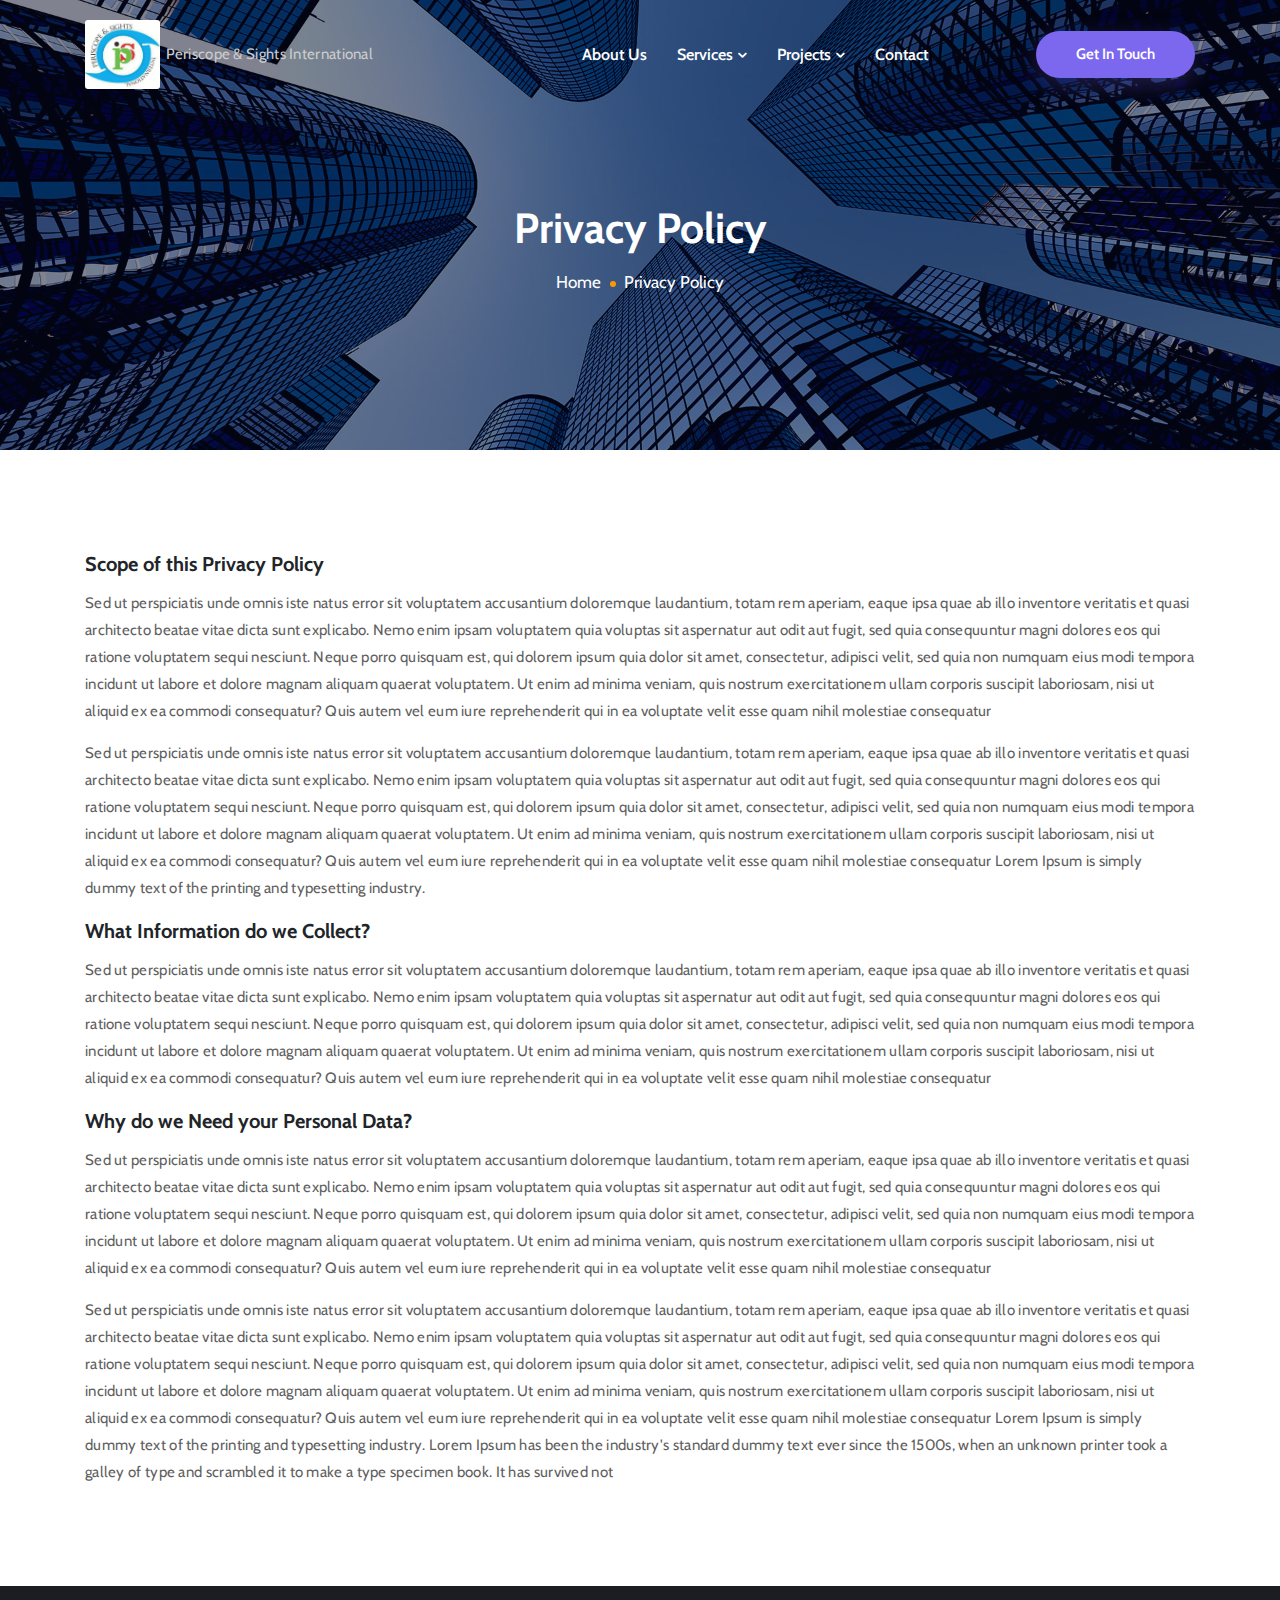
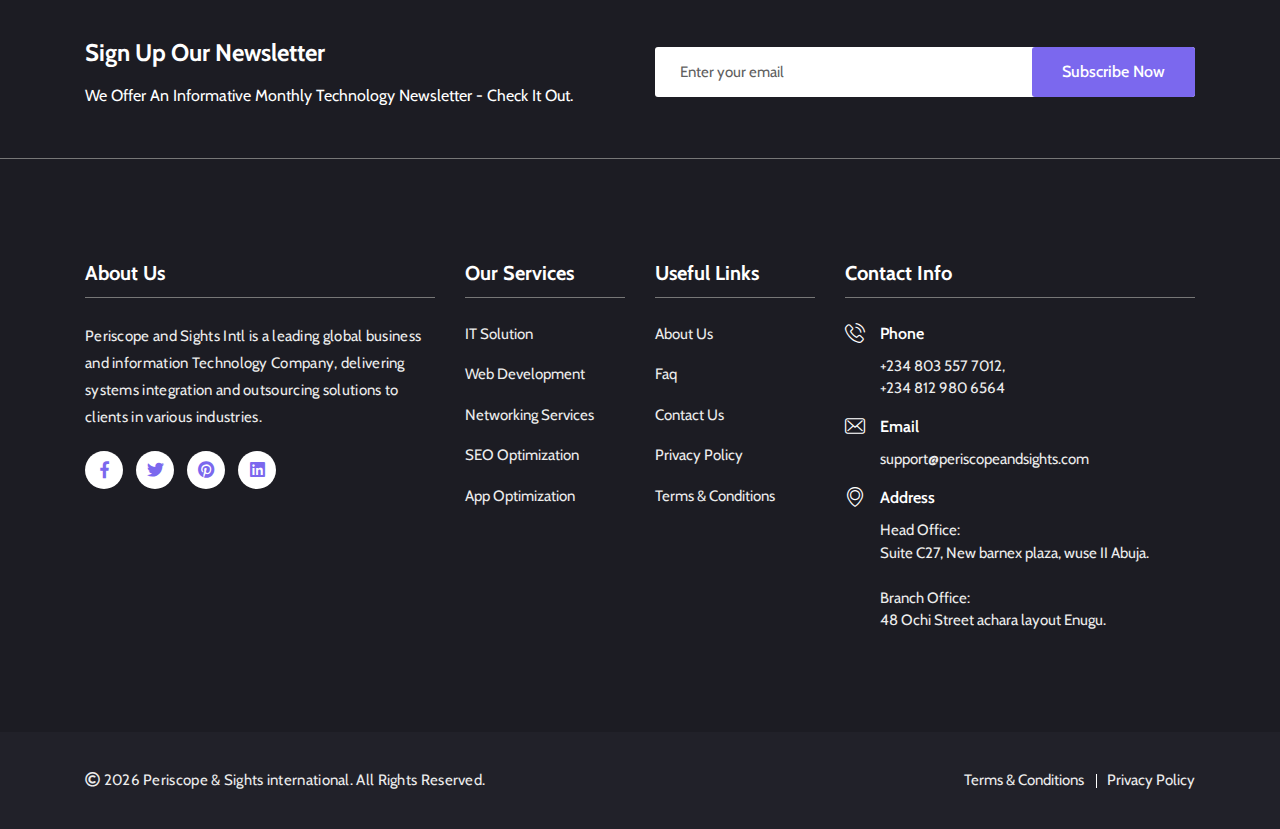
<file: privacy-policy.html>
<!doctype html>
<html lang="en">

<head>
	<!-- Required meta tags -->
	<meta charset="utf-8">
	<meta name="viewport" content="width=device-width, initial-scale=1, shrink-to-fit=no">
	<!-- Title -->
	<title>Periscope &amp; Sights International</title>
	<!-- description -->
	<meta name="description" content="Periscope &amp; Sights - Software development company">
	<!-- Google Fonts -->
	<link href="https://fonts.googleapis.com/css2?family=Cabin:wght@400;500;600;700&amp;display=swap" rel="stylesheet">
	<!-- Favicon -->
	<link rel="icon" type="image/png" href="assets/img/favicon.png">
	<!-- Bootstrap Min CSS -->
	<link rel="stylesheet" href="assets/css/bootstrap.min.css">
	<!-- Animate Min CSS -->
	<link rel="stylesheet" href="assets/css/animate.min.css">
	<!-- FlatIcon CSS -->
	<link rel="stylesheet" href="assets/css/flaticon.css">
	<!-- Font Awesome Min CSS -->
	<link rel="stylesheet" href="assets/css/fontawesome.min.css">
	<!-- Mean Menu CSS -->
	<link rel="stylesheet" href="assets/css/meanmenu.css">
	<!-- Swiper Min CSS -->
	<link rel="stylesheet" href="assets/css/swiper.min.css">
	<!-- Owl Carousel Min CSS -->
	<link rel="stylesheet" href="assets/css/owl.carousel.min.css">
	<!-- Style CSS -->
	<link rel="stylesheet" href="assets/css/style.css">
	<!-- Responsive CSS -->
	<link rel="stylesheet" href="assets/css/responsive.css">
</head>

<body>

	<!-- Start Preloader Area -->
	<div class="preloader">
		<div class="loader">
			<div class="shadow"></div>
			<div class="box"></div>
		</div>
	</div>
	<!-- End Preloader Area -->
	
	<!-- Start Navbar Area -->
	<div class="navbar-area">
	    <div class="webtech-responsive-nav">
	        <div class="container">
	            <div class="webtech-responsive-menu">
	                <div class="logo" >
	                    <a href="index.html">
	                        <div style="display: flex; align-items: center;">
								<img src="assets/img/logo.png" class="white-logo" width="20%"  alt="logo">
								<p class="white-logo" style="color: #ccc; padding-left: 6px;">Periscope &amp; Sights International</p>
							</div>
							<div style="display: flex; align-items: center;">
								<img src="assets/img/logo.png" class="black-logo" width="20%" alt="logo">
								<p class="black-logo" style="color: #aaa; padding-left: 6px;">Periscope &amp; Sights International</p>
							</div>
	                    </a>
	                </div>
	            </div>
	        </div>
	    </div>
	    <div class="webtech-nav">
	        <div class="container">
	            <nav class="navbar navbar-expand-md navbar-light">
					<div class="logo" style="width: 35%; height: auto; overflow: hidden;">

						<a class="navbar-brand" href="index.html">
							<div style="display: flex; align-items: center;">
								<img src="assets/img/logo.png" class="white-logo" width="20%"  alt="logo">
								<p class="white-logo" style="color: #ccc; padding-left: 6px;">Periscope &amp; Sights International</p>
							</div>
							<div style="display: flex; align-items: center;">
								<img src="assets/img/logo.png" class="black-logo" width="20%" alt="logo">
								<p class="black-logo" style="color: #aaa; padding-left: 6px;">Periscope &amp; Sights International</p>
							</div>
						</a>
					</div>
	                <div class="collapse navbar-collapse mean-menu" id="navbarSupportedContent">
	                    <ul class="navbar-nav">
	                        <li class="nav-item">
	                            <a href="about.html" class="nav-link">About Us</a>
	                        </li>
	                        <li class="nav-item">
	                            <a href="#" class="nav-link">Services <i class="fas fa-chevron-down"></i></a>
	                            <ul class="dropdown-menu">
	                                <li class="nav-item">
	                                    <a href="services.html" class="nav-link">Services</a>
	                                </li>
	                                <li class="nav-item">
	                                    <a href="single-services.html" class="nav-link">Services Details</a>
	                                </li>
	                            </ul>
	                        </li>
	                        <li class="nav-item">
	                            <a href="#" class="nav-link">Projects <i class="fas fa-chevron-down"></i></a>
	                            <ul class="dropdown-menu">
	                                <li class="nav-item">
	                                    <a href="projects.html" class="nav-link">Projects</a>
	                                </li>
	                                <li class="nav-item">
	                                    <a href="single-projects.html" class="nav-link">Projects Details</a>
	                                </li>
	                            </ul>
	                        </li>
	                        <li class="nav-item">
	                            <a href="contact.html" class="nav-link">Contact</a>
	                        </li>
	                    </ul>
	                    <div class="other-option">
	                        <a class="default-btn" href="mailto:support@periscopeandsights.com">Get In Touch <span></span></a>
	                    </div>
	                </div>
	            </nav>
	        </div>
	    </div>
	</div>
	<!-- End Navbar Area -->
	
	<!-- Start Page Title Area -->
	<div class="page-title-area">
		<div class="d-table">
			<div class="d-table-cell">
				<div class="container">
					<div class="page-title-content">
						<h2>Privacy Policy</h2>
						<ul>
							<li><a href="index.html">Home</a></li>
							<li>Privacy Policy</li>
						</ul>
					</div>
				</div>
			</div>
		</div>
	</div>
	<!-- End Page Title Area -->
	
	<!-- Start Inner Privacy Policy Area -->
	<section class="privacy-policy ptb-100">
		<div class="container">
			<div class="single-privacy">
				<h3 class="mt-0">Scope of this Privacy Policy</h3>
				<p>Sed ut perspiciatis unde omnis iste natus error sit voluptatem accusantium doloremque laudantium, totam rem aperiam, eaque ipsa quae ab illo inventore veritatis et quasi architecto beatae vitae dicta sunt explicabo. Nemo enim ipsam voluptatem quia voluptas sit aspernatur aut odit aut fugit, sed quia consequuntur magni dolores eos qui ratione voluptatem sequi nesciunt. Neque porro quisquam est, qui dolorem ipsum quia dolor sit amet, consectetur, adipisci velit, sed quia non numquam eius modi tempora incidunt ut labore et dolore magnam aliquam quaerat voluptatem. Ut enim ad minima veniam, quis nostrum exercitationem ullam corporis suscipit laboriosam, nisi ut aliquid ex ea commodi consequatur? Quis autem vel eum iure reprehenderit qui in ea voluptate velit esse quam nihil molestiae consequatur</p>
				<p>Sed ut perspiciatis unde omnis iste natus error sit voluptatem accusantium doloremque laudantium, totam rem aperiam, eaque ipsa quae ab illo inventore veritatis et quasi architecto beatae vitae dicta sunt explicabo. Nemo enim ipsam voluptatem quia voluptas sit aspernatur aut odit aut fugit, sed quia consequuntur magni dolores eos qui ratione voluptatem sequi nesciunt. Neque porro quisquam est, qui dolorem ipsum quia dolor sit amet, consectetur, adipisci velit, sed quia non numquam eius modi tempora incidunt ut labore et dolore magnam aliquam quaerat voluptatem. Ut enim ad minima veniam, quis nostrum exercitationem ullam corporis suscipit laboriosam, nisi ut aliquid ex ea commodi consequatur? Quis autem vel eum iure reprehenderit qui in ea voluptate velit esse quam nihil molestiae consequatur Lorem Ipsum is simply dummy text of the printing and typesetting industry.</p>
				
				<h3>What Information do we Collect?</h3>
				<p>Sed ut perspiciatis unde omnis iste natus error sit voluptatem accusantium doloremque laudantium, totam rem aperiam, eaque ipsa quae ab illo inventore veritatis et quasi architecto beatae vitae dicta sunt explicabo. Nemo enim ipsam voluptatem quia voluptas sit aspernatur aut odit aut fugit, sed quia consequuntur magni dolores eos qui ratione voluptatem sequi nesciunt. Neque porro quisquam est, qui dolorem ipsum quia dolor sit amet, consectetur, adipisci velit, sed quia non numquam eius modi tempora incidunt ut labore et dolore magnam aliquam quaerat voluptatem. Ut enim ad minima veniam, quis nostrum exercitationem ullam corporis suscipit laboriosam, nisi ut aliquid ex ea commodi consequatur? Quis autem vel eum iure reprehenderit qui in ea voluptate velit esse quam nihil molestiae consequatur</p>
				
				<h3>Why do we Need your Personal Data?</h3>
				<p>Sed ut perspiciatis unde omnis iste natus error sit voluptatem accusantium doloremque laudantium, totam rem aperiam, eaque ipsa quae ab illo inventore veritatis et quasi architecto beatae vitae dicta sunt explicabo. Nemo enim ipsam voluptatem quia voluptas sit aspernatur aut odit aut fugit, sed quia consequuntur magni dolores eos qui ratione voluptatem sequi nesciunt. Neque porro quisquam est, qui dolorem ipsum quia dolor sit amet, consectetur, adipisci velit, sed quia non numquam eius modi tempora incidunt ut labore et dolore magnam aliquam quaerat voluptatem. Ut enim ad minima veniam, quis nostrum exercitationem ullam corporis suscipit laboriosam, nisi ut aliquid ex ea commodi consequatur? Quis autem vel eum iure reprehenderit qui in ea voluptate velit esse quam nihil molestiae consequatur</p>
				<p>Sed ut perspiciatis unde omnis iste natus error sit voluptatem accusantium doloremque laudantium, totam rem aperiam, eaque ipsa quae ab illo inventore veritatis et quasi architecto beatae vitae dicta sunt explicabo. Nemo enim ipsam voluptatem quia voluptas sit aspernatur aut odit aut fugit, sed quia consequuntur magni dolores eos qui ratione voluptatem sequi nesciunt. Neque porro quisquam est, qui dolorem ipsum quia dolor sit amet, consectetur, adipisci velit, sed quia non numquam eius modi tempora incidunt ut labore et dolore magnam aliquam quaerat voluptatem. Ut enim ad minima veniam, quis nostrum exercitationem ullam corporis suscipit laboriosam, nisi ut aliquid ex ea commodi consequatur? Quis autem vel eum iure reprehenderit qui in ea voluptate velit esse quam nihil molestiae consequatur Lorem Ipsum is simply dummy text of the printing and typesetting industry. Lorem Ipsum has been the industry's standard dummy text ever since the 1500s, when an unknown printer took a galley of type and scrambled it to make a type specimen book. It has survived not</p>
			</div>
		</div>
	</section>
	<!-- End Inner Privacy Policy Area -->
	
	<!-- Start Footer & Subscribe Section -->
	<section class="footer-subscribe-wrapper">
		<!-- Start Subscribe Area -->
		<div class="subscribe-area">
			<div class="container">
				<div class="row align-items-center">
					<div class="col-lg-6 col-md-6">
						<div class="subscribe-content">
							<h2>Sign Up Our Newsletter</h2>
							<span class="sub-title">We Offer An Informative Monthly Technology Newsletter - Check It Out.</span>
						</div>
					</div>
					<div class="col-lg-6 col-md-6">
						<form class="newsletter-form">
							<input type="email" class="input-newsletter" placeholder="Enter your email" name="EMAIL" required autocomplete="off">
							<button type="submit">Subscribe Now</button>
							<div id="validator-newsletter" class="form-result"></div>
						</form>
					</div>
				</div>
			</div>
		</div>
		<!-- End Subscribe Area -->
		<!-- Start Footer Area -->
		<div class="footer-area ptb-100">
			<div class="container">
				<div class="row">
					<div class="col-lg-4 col-md-6 col-sm-6">
						<div class="single-footer-widget">
							<div class="footer-heading">
								<h3>About Us</h3>
							</div>
							<p>Periscope and Sights Intl is a leading  global business and information Technology Company, delivering  systems integration and outsourcing solutions to clients in various industries.</p>
							<ul class="footer-social">
								<li>
									<a href="#"> <i class="fab fa-facebook-f"></i></a>
								</li>
								<li>
									<a href="#"> <i class="fab fa-twitter"></i></a>
								</li>
								<li>
									<a href="#"> <i class="fab fa-pinterest"></i></a>
								</li>
								<li>
									<a href="#"> <i class="fab fa-linkedin"></i></a>
								</li>
							</ul>
						</div>
					</div>
					<div class="col-lg-2 col-md-6 col-sm-6">
						<div class="single-footer-widget">
							<div class="footer-heading">
								<h3>Our Services</h3>
							</div>
							<ul class="footer-quick-links">
								<li> <a href="#">IT Solution</a></li>
								<li> <a href="#">Web Development</a></li>
								<li> <a href="#">Networking Services</a></li>
								<li> <a href="#">SEO Optimization</a></li>
								<li> <a href="#">App Optimization</a></li>
							</ul>
						</div>
					</div>
					<div class="col-lg-2 col-md-6 col-sm-6">
						<div class="single-footer-widget">
							<div class="footer-heading">
								<h3>Useful Links</h3>
							</div>
							<ul class="footer-quick-links">
								<li><a href="about.html">About Us</a></li>
								<li><a href="faq.html">Faq</a></li>
								<li><a href="contact.html">Contact Us</a></li>
								<li><a href="privacy-policy.html">Privacy Policy</a></li>
								<li><a href="terms-condition.html">Terms & Conditions</a></li>
							</ul>
						</div>
					</div>
					<div class="col-lg-4 col-md-6 col-sm-6">
						<div class="single-footer-widget">
							<div class="footer-heading">
								<h3>Contact Info</h3>
							</div>
							<div class="footer-info-contact"> <i class="flaticon-phone-call"></i>
								<h3>Phone</h3>
								<span><a href="tel:+234 803 557 7012">+234 803 557 7012, </a></span> <br>
								<span><a href="tel:+234 812 980 6564">+234 812 980 6564</a></span>
							</div>
							<div class="footer-info-contact"> <i class="flaticon-envelope"></i>
								<h3>Email</h3>
								<span><a href="mailto:support@periscopeandsights.com">support@periscopeandsights.com</a></span>
							</div>
							<div class="footer-info-contact"> <i class="flaticon-placeholder"></i>
								<h3>Address</h3>
								<span>
									Head Office:
								</span> <br>
								<span>
									Suite C27, New barnex plaza, wuse II Abuja. 
								</span><br><br>
								<span>
									Branch Office:
								</span> <br>
								<span>
									48 Ochi Street achara layout Enugu.
								</span>
							</div>
						</div>
					</div>
				</div>
			</div>
		</div>
		<!-- End Footer Section -->
	</section>
	<!-- End Footer & Subscribe Section -->
	
	<!-- Start Copy Right Section -->
	<div class="copyright-area">
		<div class="container">
			<div class="row align-items-center">
				<div class="col-lg-6 col-md-6">
					<p> <i class="far fa-copyright"></i> <script>
						document.write(new Date().getFullYear());
					</script> Periscope &amp; Sights international. All Rights Reserved.</p>
				</div>
				<div class="col-lg-6 col-md-6">
					<ul>
						<li> <a href="terms-condition.html">Terms & Conditions</a></li>
						<li> <a href="privacy-policy.html">Privacy Policy</a></li>
					</ul>
				</div>
			</div>
		</div>
	</div>
	<!-- End Copy Right Section -->
	
	<!-- Start Go Top Section -->
	<div class="go-top">
		<i class="fas fa-chevron-up"></i>
		<i class="fas fa-chevron-up"></i>
	</div>
	<!-- End Go Top Section -->
	
	<!-- jQuery Min JS -->
	<script src="assets/js/jquery.min.js"></script>
	<!-- Popper Min JS -->
	<script src="assets/js/popper.min.js"></script>
	<!-- Bootstrap Min JS -->
	<script src="assets/js/bootstrap.min.js"></script>
	<!-- Mean Menu JS -->
	<script src="assets/js/jquery.meanmenu.js"></script>
	<!-- Appear Min JS -->
	<script src="assets/js/jquery.appear.min.js"></script>
	<!-- CounterUp Min JS -->
	<script src="assets/js/jquery.waypoints.min.js"></script>
	<script src="assets/js/jquery.counterup.min.js"></script>
	<!-- Owl Carousel Min JS -->
	<script src="assets/js/owl.carousel.min.js"></script>
	<!-- Swiper Min JS -->
	<script src="assets/js/swiper.min.js"></script>
	<!-- WOW Min JS -->
	<script src="assets/js/wow.min.js"></script>
	<!-- Main JS -->
	<script src="assets/js/main.js"></script>
	
</body>


<!-- Mirrored from cutesolution.com/html/webtech/privacy-policy.html by HTTrack Website Copier/3.x [XR&CO'2014], Tue, 21 Feb 2023 09:34:40 GMT -->
</html>
</file>
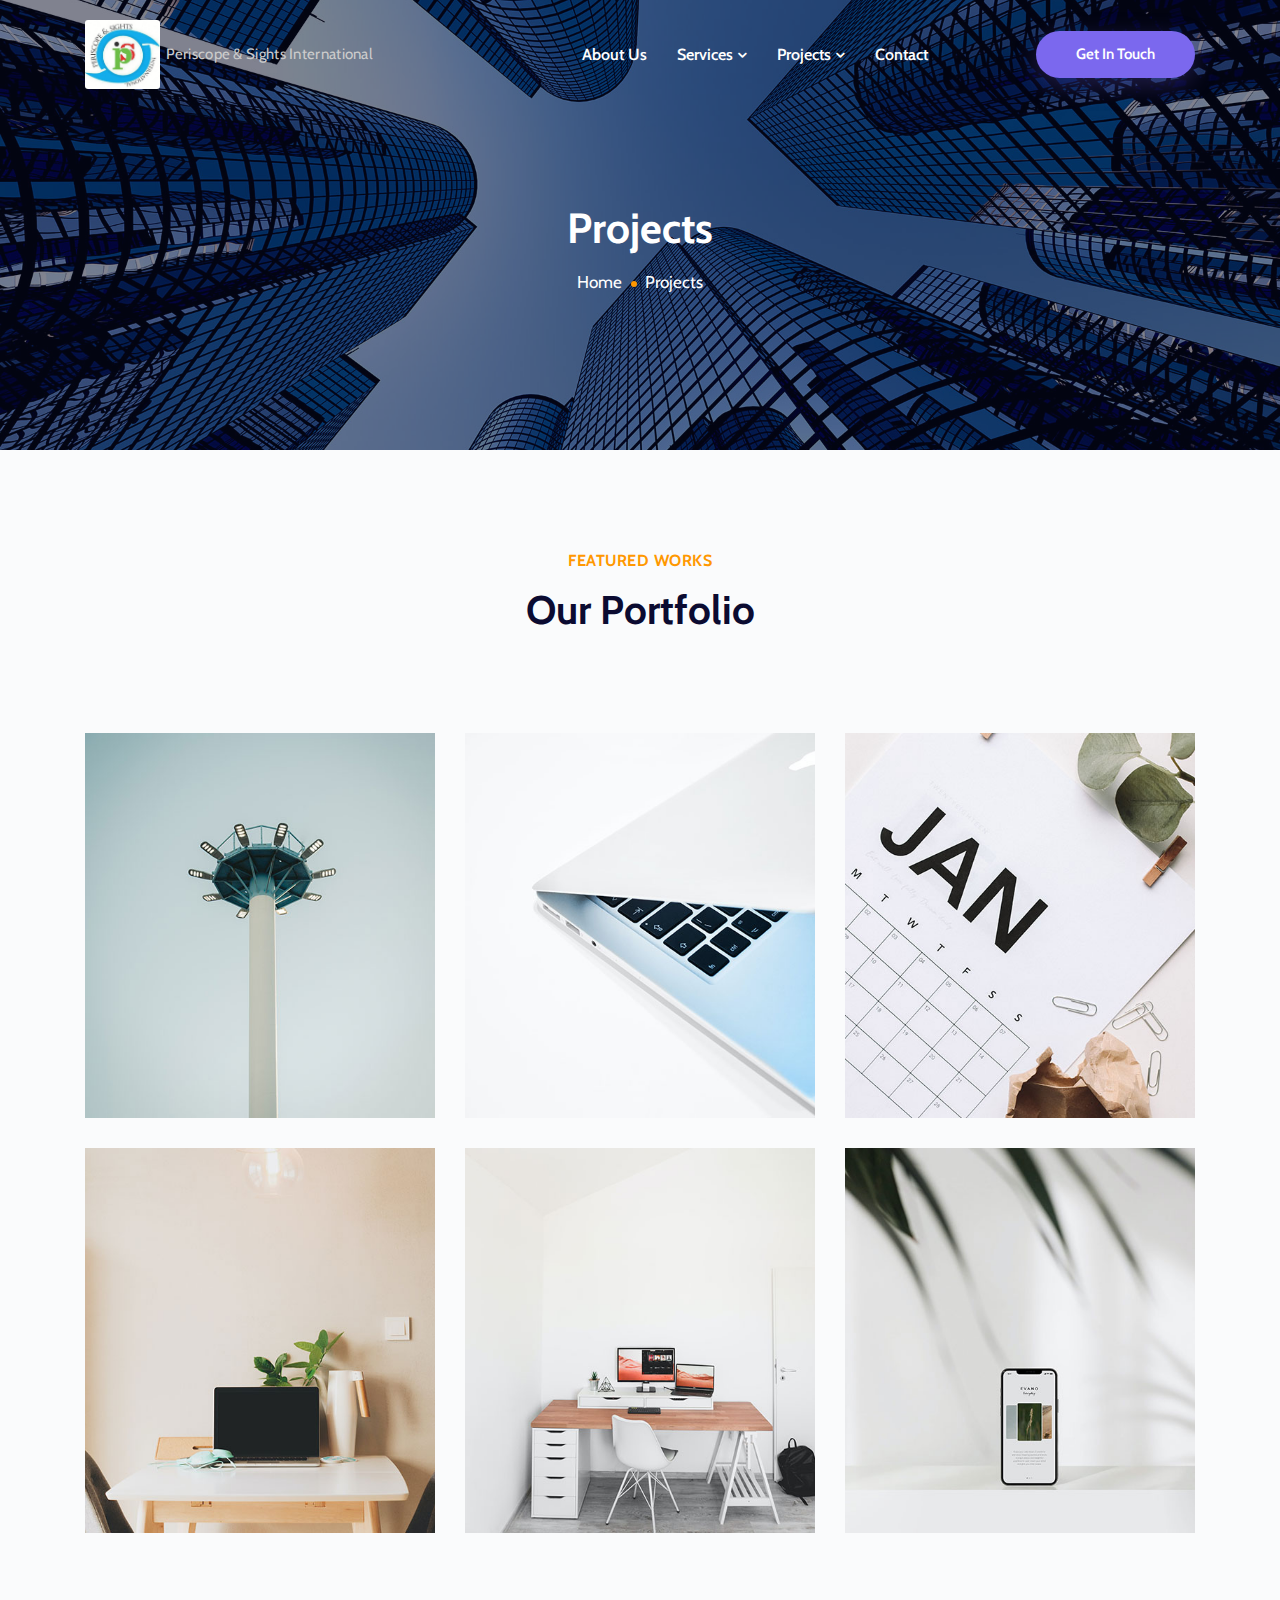
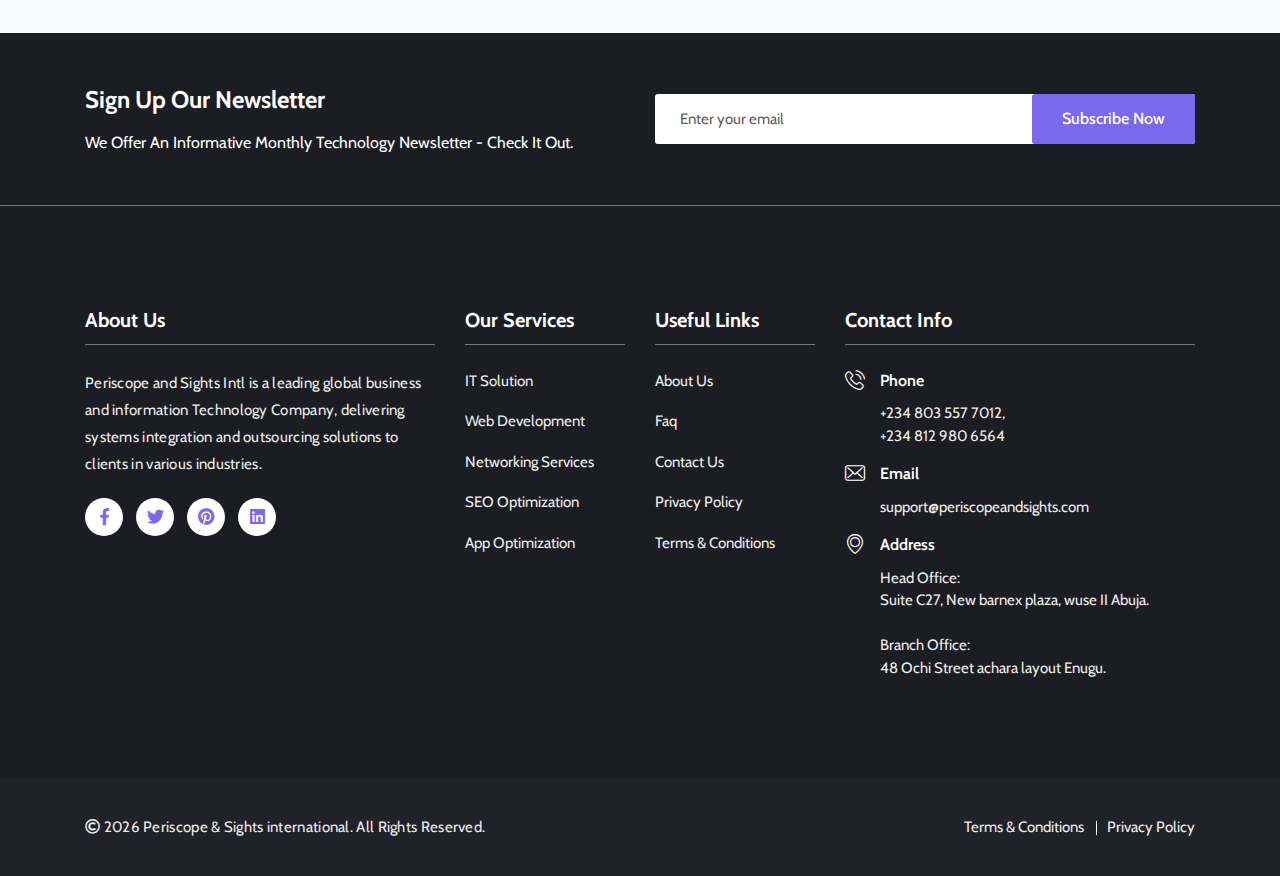
<file: projects.html>
<!doctype html>
<html lang="en">

<head>
	<!-- Required meta tags -->
	<meta charset="utf-8">
	<meta name="viewport" content="width=device-width, initial-scale=1, shrink-to-fit=no">
	<!-- Title -->
	<title>Periscope &amp; Sights International</title>
	<!-- description -->
	<meta name="description" content="Periscope &amp; Sights - Software development company">
	<!-- Google Fonts -->
	<link href="https://fonts.googleapis.com/css2?family=Cabin:wght@400;500;600;700&amp;display=swap" rel="stylesheet">
	<!-- Favicon -->
	<link rel="icon" type="image/png" href="assets/img/favicon.png">
	<!-- Bootstrap Min CSS -->
	<link rel="stylesheet" href="assets/css/bootstrap.min.css">
	<!-- Animate Min CSS -->
	<link rel="stylesheet" href="assets/css/animate.min.css">
	<!-- FlatIcon CSS -->
	<link rel="stylesheet" href="assets/css/flaticon.css">
	<!-- Font Awesome Min CSS -->
	<link rel="stylesheet" href="assets/css/fontawesome.min.css">
	<!-- Mean Menu CSS -->
	<link rel="stylesheet" href="assets/css/meanmenu.css">
	<!-- Swiper Min CSS -->
	<link rel="stylesheet" href="assets/css/swiper.min.css">
	<!-- Owl Carousel Min CSS -->
	<link rel="stylesheet" href="assets/css/owl.carousel.min.css">
	<!-- Style CSS -->
	<link rel="stylesheet" href="assets/css/style.css">
	<!-- Responsive CSS -->
	<link rel="stylesheet" href="assets/css/responsive.css">
</head>

<body>

	<!-- Start Preloader Area -->
	<div class="preloader">
		<div class="loader">
			<div class="shadow"></div>
			<div class="box"></div>
		</div>
	</div>
	<!-- End Preloader Area -->
	
	<!-- Start Navbar Area -->
	<div class="navbar-area">
	    <div class="webtech-responsive-nav">
	        <div class="container">
	            <div class="webtech-responsive-menu">
	                <div class="logo" >
	                    <a href="index.html">
	                        <div style="display: flex; align-items: center;">
								<img src="assets/img/logo.png" class="white-logo" width="20%"  alt="logo">
								<p class="white-logo" style="color: #ccc; padding-left: 6px;">Periscope &amp; Sights International</p>
							</div>
							<div style="display: flex; align-items: center;">
								<img src="assets/img/logo.png" class="black-logo" width="20%" alt="logo">
								<p class="black-logo" style="color: #aaa; padding-left: 6px;">Periscope &amp; Sights International</p>
							</div>
	                    </a>
	                </div>
	            </div>
	        </div>
	    </div>
	    <div class="webtech-nav">
	        <div class="container">
	            <nav class="navbar navbar-expand-md navbar-light">
					<div class="logo" style="width: 35%; height: auto; overflow: hidden;">

						<a class="navbar-brand" href="index.html">
							<div style="display: flex; align-items: center;">
								<img src="assets/img/logo.png" class="white-logo" width="20%"  alt="logo">
								<p class="white-logo" style="color: #ccc; padding-left: 6px;">Periscope &amp; Sights International</p>
							</div>
							<div style="display: flex; align-items: center;">
								<img src="assets/img/logo.png" class="black-logo" width="20%" alt="logo">
								<p class="black-logo" style="color: #aaa; padding-left: 6px;">Periscope &amp; Sights International</p>
							</div>
						</a>
					</div>
	                <div class="collapse navbar-collapse mean-menu" id="navbarSupportedContent">
	                    <ul class="navbar-nav">
	                        <li class="nav-item">
	                            <a href="about.html" class="nav-link">About Us</a>
	                        </li>
	                        <li class="nav-item">
	                            <a href="#" class="nav-link">Services <i class="fas fa-chevron-down"></i></a>
	                            <ul class="dropdown-menu">
	                                <li class="nav-item">
	                                    <a href="services.html" class="nav-link">Services</a>
	                                </li>
	                                <li class="nav-item">
	                                    <a href="single-services.html" class="nav-link">Services Details</a>
	                                </li>
	                            </ul>
	                        </li>
	                        <li class="nav-item">
	                            <a href="#" class="nav-link">Projects <i class="fas fa-chevron-down"></i></a>
	                            <ul class="dropdown-menu">
	                                <li class="nav-item">
	                                    <a href="projects.html" class="nav-link">Projects</a>
	                                </li>
	                                <li class="nav-item">
	                                    <a href="single-projects.html" class="nav-link">Projects Details</a>
	                                </li>
	                            </ul>
	                        </li>
	                        <li class="nav-item">
	                            <a href="contact.html" class="nav-link">Contact</a>
	                        </li>
	                    </ul>
	                    <div class="other-option">
	                        <a class="default-btn" href="mailto:support@periscopeandsights.com">Get In Touch <span></span></a>
	                    </div>
	                </div>
	            </nav>
	        </div>
	    </div>
	</div>
	<!-- End Navbar Area -->
	
	<!-- Start Page Title Area -->
	<div class="page-title-area">
		<div class="d-table">
			<div class="d-table-cell">
				<div class="container">
					<div class="page-title-content">
						<h2>Projects</h2>
						<ul>
							<li><a href="index.html">Home</a></li>
							<li>Projects</li>
						</ul>
					</div>
				</div>
			</div>
		</div>
	</div>
	<!-- End Page Title Area -->
	
	<!-- Start Project Section -->
    <section class="project-area bg-grey section-padding">
        <div class="container">
            <div class="row">
                <div class="col-md-12">
					<div class="section-title">
						<h6>Featured Works</h6>
						<h2>Our Portfolio</h2>
					</div>
                </div>
                <!-- project-item -->
                <div class="col-lg-4 col-md-6">
                    <div class="project-item">
						<img src="assets/img/portfolio/portfolio-1.jpg" alt="image">
                        <div class="project-content-overlay">
							<p>App Store | Social Media</p>
							<h3><a href="single-projects.html">Creative Web Design</a></h3>
                        </div>
                    </div>
                </div>
                <!-- project-item -->
                <div class="col-lg-4 col-md-6">
                    <div class="project-item">
						<img src="assets/img/portfolio/portfolio-2.jpg" alt="image">
                        <div class="project-content-overlay">
							<p>App Store | Social Media</p>
							<h3><a href="single-projects.html">Creative Web Design</a></h3>
                        </div>
                    </div>
                </div>
                <!-- project-item -->
                <div class="col-lg-4 col-md-6">
                    <div class="project-item">
						<img src="assets/img/portfolio/portfolio-3.jpg" alt="image">
                        <div class="project-content-overlay">
							<p>App Store | Social Media</p>
							<h3><a href="single-projects.html">Creative Web Design</a></h3>
                        </div>
                    </div>
                </div>
                <!-- project-item -->
                <div class="col-lg-4 col-md-6">
                    <div class="project-item">
						<img src="assets/img/portfolio/portfolio-4.jpg" alt="image">
                        <div class="project-content-overlay">
							<p>App Store | Social Media</p>
							<h3><a href="single-projects.html">Creative Web Design</a></h3>
                        </div>
                    </div>
                </div>
                <!-- project-item -->
                <div class="col-lg-4 col-md-6">
                    <div class="project-item">
						<img src="assets/img/portfolio/portfolio-5.jpg" alt="image">
                        <div class="project-content-overlay">
							<p>App Store | Social Media</p>
							<h3><a href="single-projects.html">Creative Web Design</a></h3>
                        </div>
                    </div>
                </div>
                <!-- project-item -->
                <div class="col-lg-4 col-md-6">
                    <div class="project-item">
						<img src="assets/img/portfolio/portfolio-6.jpg" alt="image">
                        <div class="project-content-overlay">
							<p>App Store | Social Media</p>
							<h3><a href="single-projects.html">Creative Web Design</a></h3>
                        </div>
                    </div>
                </div>
            </div>
        </div>
    </section>
    <!-- End Project Section -->
	
	<!-- Start Footer & Subscribe Section -->
	<section class="footer-subscribe-wrapper">
		<!-- Start Subscribe Area -->
		<div class="subscribe-area">
			<div class="container">
				<div class="row align-items-center">
					<div class="col-lg-6 col-md-6">
						<div class="subscribe-content">
							<h2>Sign Up Our Newsletter</h2>
							<span class="sub-title">We Offer An Informative Monthly Technology Newsletter - Check It Out.</span>
						</div>
					</div>
					<div class="col-lg-6 col-md-6">
						<form class="newsletter-form">
							<input type="email" class="input-newsletter" placeholder="Enter your email" name="EMAIL" required autocomplete="off">
							<button type="submit">Subscribe Now</button>
							<div id="validator-newsletter" class="form-result"></div>
						</form>
					</div>
				</div>
			</div>
		</div>
		<!-- End Subscribe Area -->
		<!-- Start Footer Area -->
		<div class="footer-area ptb-100">
			<div class="container">
				<div class="row">
					<div class="col-lg-4 col-md-6 col-sm-6">
						<div class="single-footer-widget">
							<div class="footer-heading">
								<h3>About Us</h3>
							</div>
							<p>Periscope and Sights Intl is a leading  global business and information Technology Company, delivering  systems integration and outsourcing solutions to clients in various industries.</p>
							<ul class="footer-social">
								<li>
									<a href="#"> <i class="fab fa-facebook-f"></i></a>
								</li>
								<li>
									<a href="#"> <i class="fab fa-twitter"></i></a>
								</li>
								<li>
									<a href="#"> <i class="fab fa-pinterest"></i></a>
								</li>
								<li>
									<a href="#"> <i class="fab fa-linkedin"></i></a>
								</li>
							</ul>
						</div>
					</div>
					<div class="col-lg-2 col-md-6 col-sm-6">
						<div class="single-footer-widget">
							<div class="footer-heading">
								<h3>Our Services</h3>
							</div>
							<ul class="footer-quick-links">
								<li> <a href="#">IT Solution</a></li>
								<li> <a href="#">Web Development</a></li>
								<li> <a href="#">Networking Services</a></li>
								<li> <a href="#">SEO Optimization</a></li>
								<li> <a href="#">App Optimization</a></li>
							</ul>
						</div>
					</div>
					<div class="col-lg-2 col-md-6 col-sm-6">
						<div class="single-footer-widget">
							<div class="footer-heading">
								<h3>Useful Links</h3>
							</div>
							<ul class="footer-quick-links">
								<li><a href="about.html">About Us</a></li>
								<li><a href="faq.html">Faq</a></li>
								<li><a href="contact.html">Contact Us</a></li>
								<li><a href="privacy-policy.html">Privacy Policy</a></li>
								<li><a href="terms-condition.html">Terms & Conditions</a></li>
							</ul>
						</div>
					</div>
					<div class="col-lg-4 col-md-6 col-sm-6">
						<div class="single-footer-widget">
							<div class="footer-heading">
								<h3>Contact Info</h3>
							</div>
							<div class="footer-info-contact"> <i class="flaticon-phone-call"></i>
								<h3>Phone</h3>
								<span><a href="tel:+234 803 557 7012">+234 803 557 7012, </a></span> <br>
								<span><a href="tel:+234 812 980 6564">+234 812 980 6564</a></span>
							</div>
							<div class="footer-info-contact"> <i class="flaticon-envelope"></i>
								<h3>Email</h3>
								<span><a href="mailto:support@periscopeandsights.com">support@periscopeandsights.com</a></span>
							</div>
							<div class="footer-info-contact"> <i class="flaticon-placeholder"></i>
								<h3>Address</h3>
								<span>
									Head Office:
								</span> <br>
								<span>
									Suite C27, New barnex plaza, wuse II Abuja. 
								</span><br><br>
								<span>
									Branch Office:
								</span> <br>
								<span>
									48 Ochi Street achara layout Enugu.
								</span>
							</div>
						</div>
					</div>
				</div>
			</div>
		</div>
		<!-- End Footer Section -->
	</section>
	<!-- End Footer & Subscribe Section -->
	
	<!-- Start Copy Right Section -->
	<div class="copyright-area">
		<div class="container">
			<div class="row align-items-center">
				<div class="col-lg-6 col-md-6">
					<p> <i class="far fa-copyright"></i> <script>
						document.write(new Date().getFullYear());
					</script> Periscope &amp; Sights international. All Rights Reserved.</p>
				</div>
				<div class="col-lg-6 col-md-6">
					<ul>
						<li> <a href="terms-condition.html">Terms & Conditions</a></li>
						<li> <a href="privacy-policy.html">Privacy Policy</a></li>
					</ul>
				</div>
			</div>
		</div>
	</div>
	<!-- End Copy Right Section -->
	
	<!-- Start Go Top Section -->
	<div class="go-top">
		<i class="fas fa-chevron-up"></i>
		<i class="fas fa-chevron-up"></i>
	</div>
	<!-- End Go Top Section -->
	
	<!-- jQuery Min JS -->
	<script src="assets/js/jquery.min.js"></script>
	<!-- Popper Min JS -->
	<script src="assets/js/popper.min.js"></script>
	<!-- Bootstrap Min JS -->
	<script src="assets/js/bootstrap.min.js"></script>
	<!-- Mean Menu JS -->
	<script src="assets/js/jquery.meanmenu.js"></script>
	<!-- Appear Min JS -->
	<script src="assets/js/jquery.appear.min.js"></script>
	<!-- CounterUp Min JS -->
	<script src="assets/js/jquery.waypoints.min.js"></script>
	<script src="assets/js/jquery.counterup.min.js"></script>
	<!-- Owl Carousel Min JS -->
	<script src="assets/js/owl.carousel.min.js"></script>
	<!-- Swiper Min JS -->
	<script src="assets/js/swiper.min.js"></script>
	<!-- WOW Min JS -->
	<script src="assets/js/wow.min.js"></script>
	<!-- Main JS -->
	<script src="assets/js/main.js"></script>
	
</body>

</html>
</file>
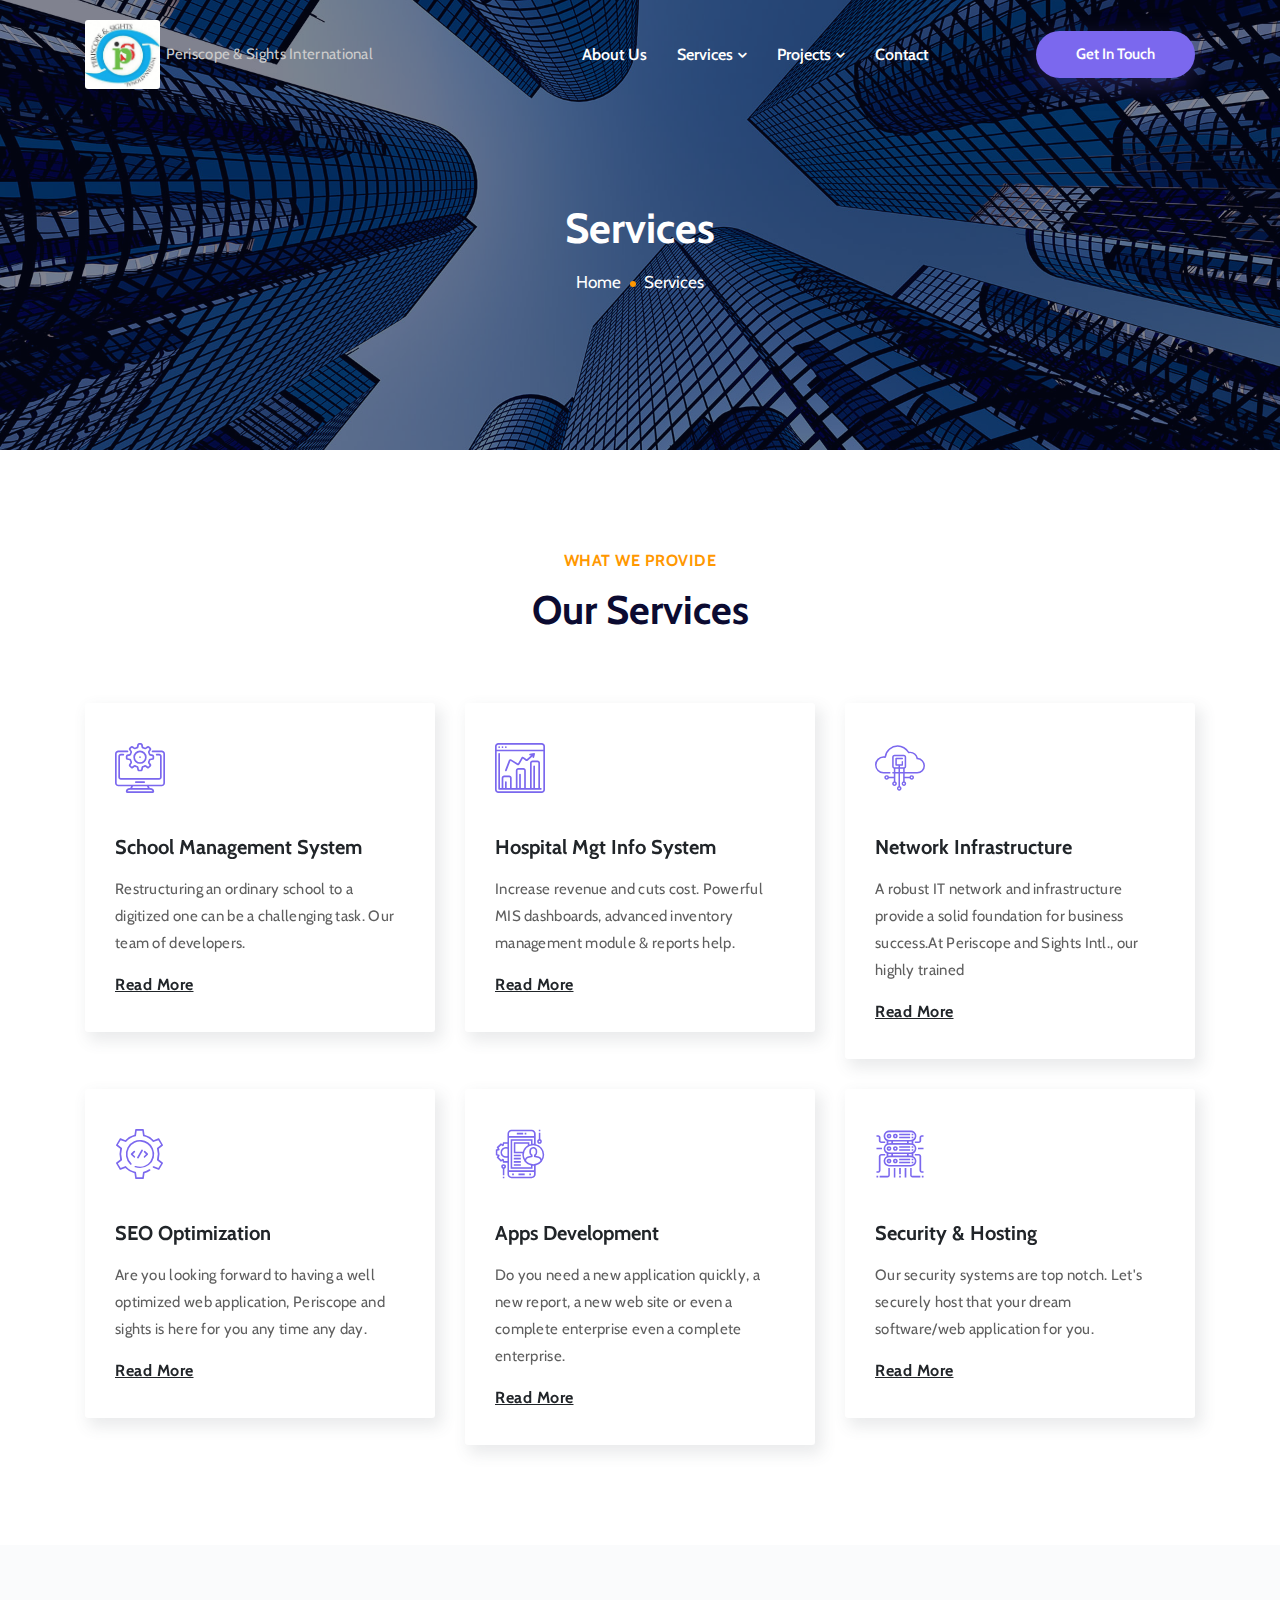
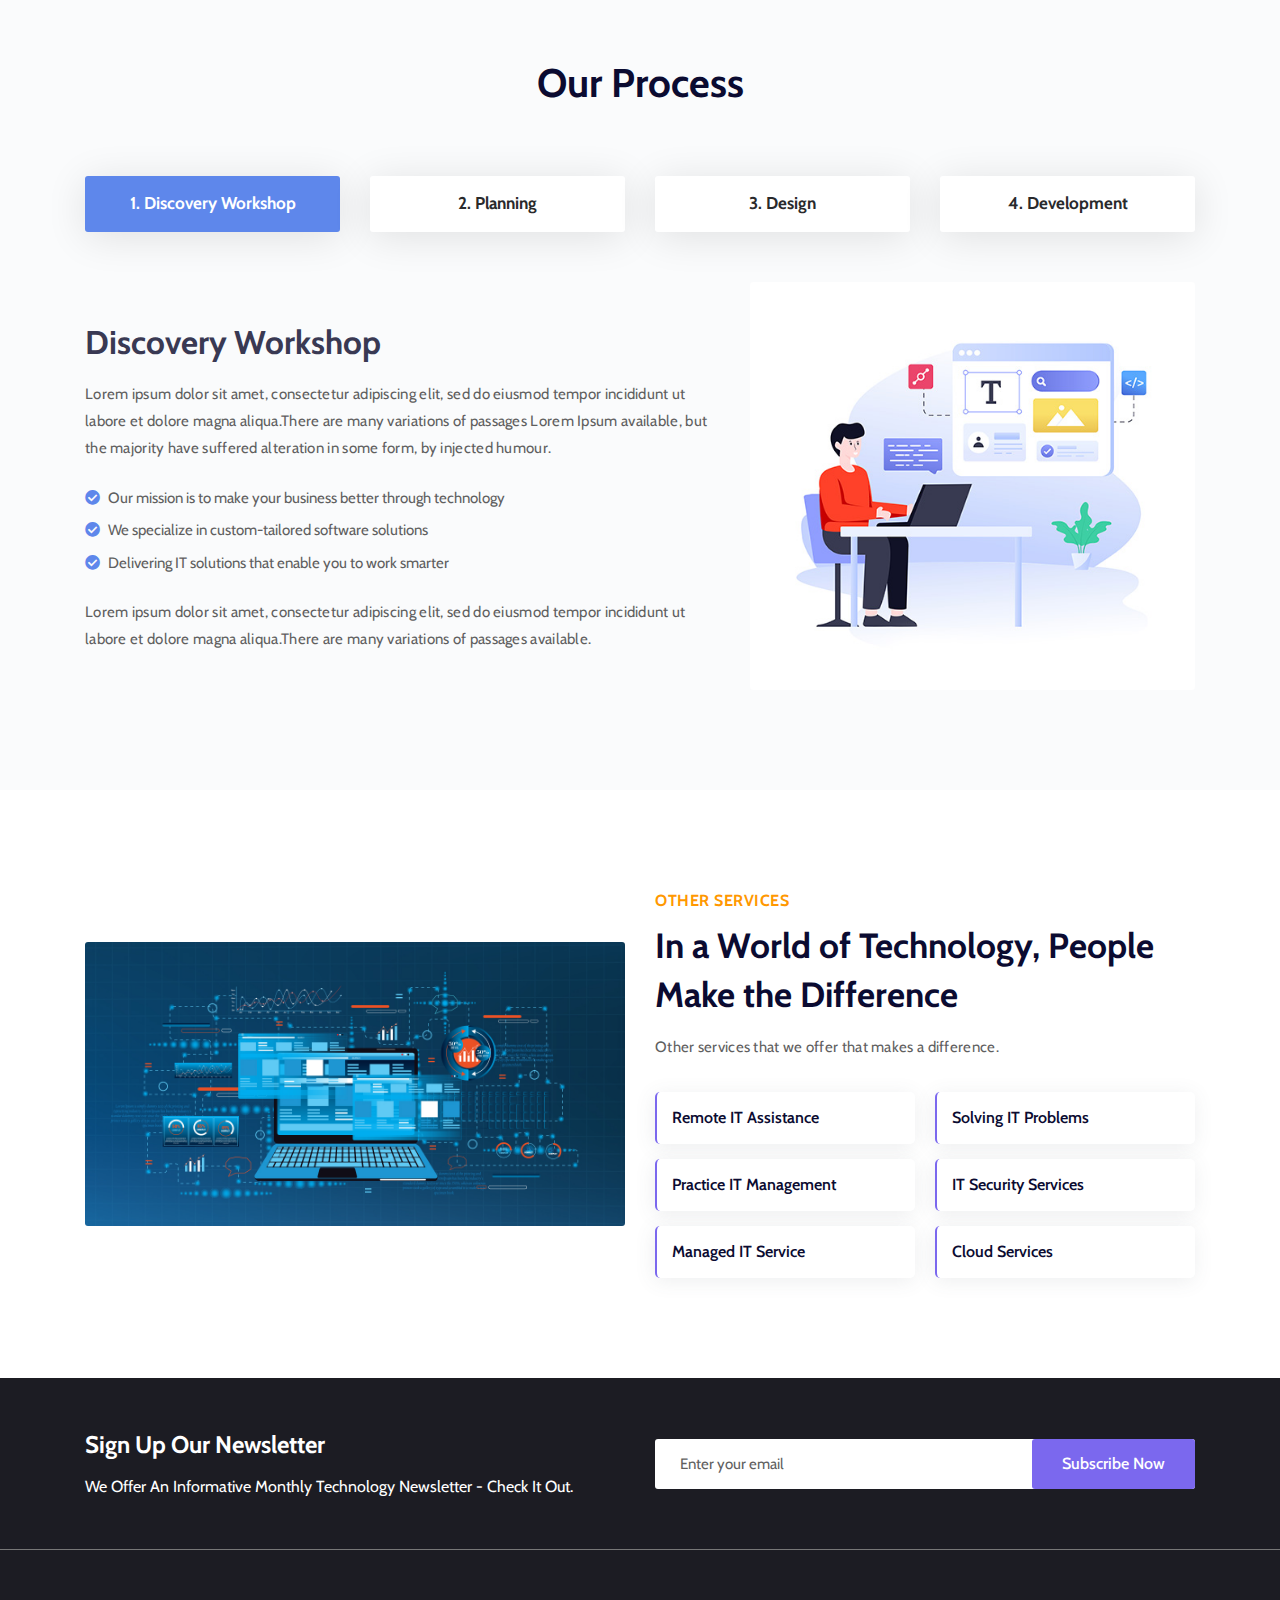
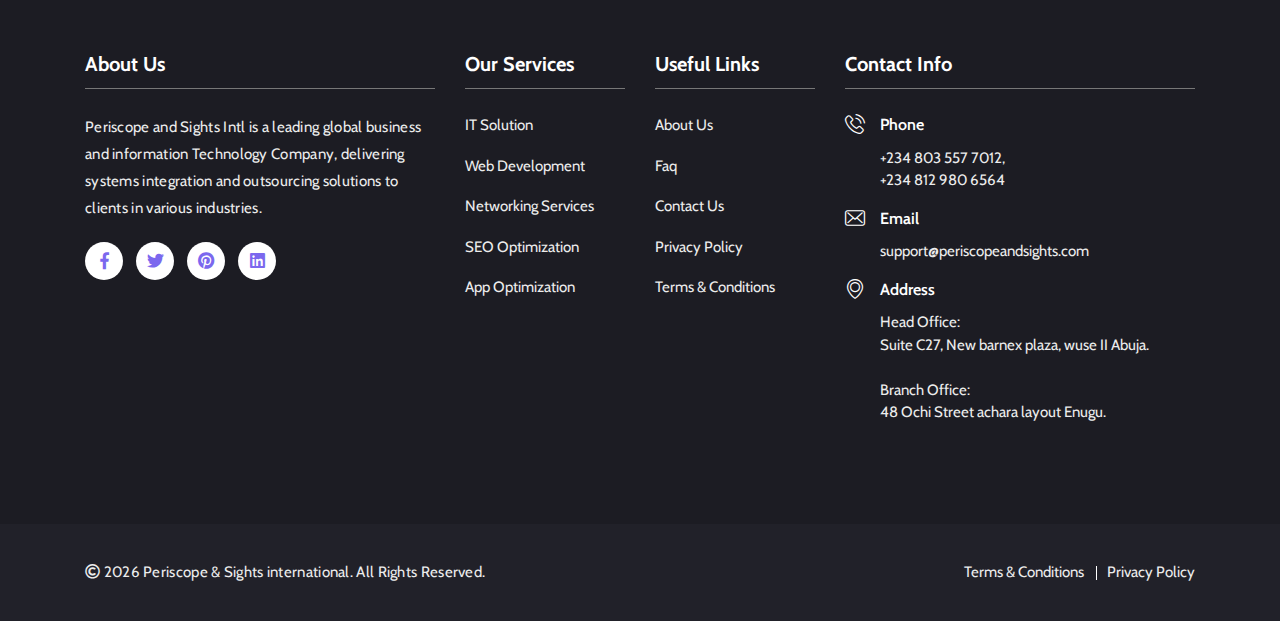
<file: services.html>
<!doctype html>
<html lang="en">

<head>
	<!-- Required meta tags -->
	<meta charset="utf-8">
	<meta name="viewport" content="width=device-width, initial-scale=1, shrink-to-fit=no">
	<!-- Title -->
	<title>Periscope &amp; Sights International</title>
	<!-- description -->
	<meta name="description" content="Periscope &amp; Sights - Software development company">
	<!-- Google Fonts -->
	<link href="https://fonts.googleapis.com/css2?family=Cabin:wght@400;500;600;700&amp;display=swap" rel="stylesheet">
	<!-- Favicon -->
	<link rel="icon" type="image/png" href="assets/img/favicon.png">
	<!-- Bootstrap Min CSS -->
	<link rel="stylesheet" href="assets/css/bootstrap.min.css">
	<!-- Animate Min CSS -->
	<link rel="stylesheet" href="assets/css/animate.min.css">
	<!-- FlatIcon CSS -->
	<link rel="stylesheet" href="assets/css/flaticon.css">
	<!-- Font Awesome Min CSS -->
	<link rel="stylesheet" href="assets/css/fontawesome.min.css">
	<!-- Mean Menu CSS -->
	<link rel="stylesheet" href="assets/css/meanmenu.css">
	<!-- Swiper Min CSS -->
	<link rel="stylesheet" href="assets/css/swiper.min.css">
	<!-- Owl Carousel Min CSS -->
	<link rel="stylesheet" href="assets/css/owl.carousel.min.css">
	<!-- Style CSS -->
	<link rel="stylesheet" href="assets/css/style.css">
	<!-- Responsive CSS -->
	<link rel="stylesheet" href="assets/css/responsive.css">
</head>

<body>

	<!-- Start Preloader Area -->
	<div class="preloader">
		<div class="loader">
			<div class="shadow"></div>
			<div class="box"></div>
		</div>
	</div>
	<!-- End Preloader Area -->
	
	<!-- Start Navbar Area -->
	<div class="navbar-area">
	    <div class="webtech-responsive-nav">
	        <div class="container">
	            <div class="webtech-responsive-menu">
	                <div class="logo" >
	                    <a href="index.html">
	                        <div style="display: flex; align-items: center;">
								<img src="assets/img/logo.png" class="white-logo" width="20%"  alt="logo">
								<p class="white-logo" style="color: #ccc; padding-left: 6px;">Periscope &amp; Sights International</p>
							</div>
							<div style="display: flex; align-items: center;">
								<img src="assets/img/logo.png" class="black-logo" width="20%" alt="logo">
								<p class="black-logo" style="color: #aaa; padding-left: 6px;">Periscope &amp; Sights International</p>
							</div>
	                    </a>
	                </div>
	            </div>
	        </div>
	    </div>
	    <div class="webtech-nav">
	        <div class="container">
	            <nav class="navbar navbar-expand-md navbar-light">
					<div class="logo" style="width: 35%; height: auto; overflow: hidden;">

						<a class="navbar-brand" href="index.html">
							<div style="display: flex; align-items: center;">
								<img src="assets/img/logo.png" class="white-logo" width="20%"  alt="logo">
								<p class="white-logo" style="color: #ccc; padding-left: 6px;">Periscope &amp; Sights International</p>
							</div>
							<div style="display: flex; align-items: center;">
								<img src="assets/img/logo.png" class="black-logo" width="20%" alt="logo">
								<p class="black-logo" style="color: #aaa; padding-left: 6px;">Periscope &amp; Sights International</p>
							</div>
						</a>
					</div>
	                <div class="collapse navbar-collapse mean-menu" id="navbarSupportedContent">
	                    <ul class="navbar-nav">
	                        <li class="nav-item">
	                            <a href="about.html" class="nav-link">About Us</a>
	                        </li>
	                        <li class="nav-item">
	                            <a href="#" class="nav-link">Services <i class="fas fa-chevron-down"></i></a>
	                            <ul class="dropdown-menu">
	                                <li class="nav-item">
	                                    <a href="services.html" class="nav-link">Services</a>
	                                </li>
	                                <li class="nav-item">
	                                    <a href="single-services.html" class="nav-link">Services Details</a>
	                                </li>
	                            </ul>
	                        </li>
	                        <li class="nav-item">
	                            <a href="#" class="nav-link">Projects <i class="fas fa-chevron-down"></i></a>
	                            <ul class="dropdown-menu">
	                                <li class="nav-item">
	                                    <a href="projects.html" class="nav-link">Projects</a>
	                                </li>
	                                <li class="nav-item">
	                                    <a href="single-projects.html" class="nav-link">Projects Details</a>
	                                </li>
	                            </ul>
	                        </li>
	                        <li class="nav-item">
	                            <a href="contact.html" class="nav-link">Contact</a>
	                        </li>
	                    </ul>
	                    <div class="other-option">
	                        <a class="default-btn" href="mailto:support@periscopeandsights.com">Get In Touch <span></span></a>
	                    </div>
	                </div>
	            </nav>
	        </div>
	    </div>
	</div>
	<!-- End Navbar Area -->
	
	<!-- Start Page Title Area -->
	<div class="page-title-area">
		<div class="d-table">
			<div class="d-table-cell">
				<div class="container">
					<div class="page-title-content">
						<h2>Services</h2>
						<ul>
							<li><a href="index.html">Home</a></li>
							<li>Services</li>
						</ul>
					</div>
				</div>
			</div>
		</div>
	</div>
	<!-- End Page Title Area -->
	
	<!-- Start Services Section -->
	<section class="services-section section-padding">
		<div class="container">
            <div class="row">
                <div class="col-sm-12">
					<div class="section-title">
						<h6>What We Provide</h6>
						<h2>Our Services</h2>
					</div>
                </div>
            </div>
			<div class="row">
				<div class="col-lg-4 col-md-6">
					<div class="single-services-item">
						<div class="services-icon">
							<i class="flaticon-development"></i>
						</div>
						<h3>School Management System</h3>
						<p>Restructuring an ordinary school to a digitized one can be a challenging task. Our team of developers.</p>
						<div class="services-btn-link">
							<a href="#" class="services-link">Read More</a>
						</div>
					</div>
				</div>
				<div class="col-lg-4 col-md-6">
					<div class="single-services-item">
						<div class="services-icon">
							<i class="flaticon-analytics"></i>
						</div>
						<h3>Hospital Mgt Info System</h3>
						<p>Increase revenue and cuts cost. Powerful MIS dashboards, advanced inventory management module &amp; reports help.</p>
						<div class="services-btn-link">
							<a href="#" class="services-link">Read More</a>
						</div>
					</div>
				</div>
				<div class="col-lg-4 col-md-6">
					<div class="single-services-item">
						<div class="services-icon">
							<i class="flaticon-cloud"></i>
						</div>
						<h3>Network infrastructure</h3>
						<p>A robust IT network and infrastructure provide a solid foundation for business success.At Periscope and Sights Intl., our highly trained</p>
						<div class="services-btn-link">
							<a href="#" class="services-link">Read More</a>
						</div>
					</div>
				</div>
				<div class="col-lg-4 col-md-6">
					<div class="single-services-item">
						<div class="services-icon">
							<i class="flaticon-coding"></i>
						</div>
						<h3>SEO Optimization</h3>
						<p>Are you looking forward to having a well optimized web application, Periscope and sights is here for you any time any day.</p>
						<div class="services-btn-link">
							<a href="#" class="services-link">Read More</a>
						</div>
					</div>
				</div>
				<div class="col-lg-4 col-md-6">
					<div class="single-services-item">
						<div class="services-icon">
							<i class="flaticon-mobile-app"></i>
						</div>
						<h3>Apps Development</h3>
						<p>Do you need a new application quickly, a new report, a new web site or even a complete enterprise even a complete enterprise.</p>
						<div class="services-btn-link">
							<a href="#" class="services-link">Read More</a>
						</div>
					</div>
				</div>
				<div class="col-lg-4 col-md-6">
					<div class="single-services-item">
						<div class="services-icon">
							<i class="flaticon-server"></i>
						</div>
						<h3>Security & Hosting</h3>
						<p>Our security systems are top notch. Let's securely host that your dream software/web application for you.</p>
						<div class="services-btn-link">
							<a href="#" class="services-link">Read More</a>
						</div>
					</div>
				</div>
			</div>
		</div>
	</section>
	<!-- End Services Section -->
	
	<!-- Start Work Process Section -->
    <section class="process-section bg-grey section-padding">
        <div class="container">
			<div class="row">
				<div class="col-md-12">
					<div class="section-title">
						<h2>Our Process</h2>
					</div>
				</div>
			</div>
            <div class="tab process-list-tab">
                <ul class="tabs">
                    <li>
                        <a href="#"><span>1. Discovery Workshop</span></a>
                    </li>
                    <li>
                        <a href="#"><span>2. Planning</span></a>
                    </li>
                    <li>
                        <a href="#"><span>3. Design</span></a>
                    </li>
                    <li>
                        <a href="#"><span>4. Development</span></a>
                    </li>
                </ul>
                <div class="tab_content">
                    <div class="tabs_item">
                        <div class="row align-items-center">
                            <div class="col-lg-7">
                                <div class="tab-solution-content">
                                    <h3>Discovery Workshop</h3>
                                    <p>Lorem ipsum dolor sit amet, consectetur adipiscing elit, sed do eiusmod tempor incididunt ut labore et dolore magna aliqua.There are many variations of passages Lorem Ipsum available, but the majority have suffered alteration in some form, by injected humour.</p>
                                    <ul class="tab-list">
                                        <li>
                                            <i class="fa fa-check-circle"></i> Our mission is to make your business better through technology
                                        </li>
                                        <li>
                                            <i class="fa fa-check-circle"></i> We specialize in custom-tailored software solutions
                                        </li>
                                        <li>
                                            <i class="fa fa-check-circle"></i> Delivering IT solutions that enable you to work smarter
                                        </li>
                                    </ul>
                                    <p>Lorem ipsum dolor sit amet, consectetur adipiscing elit, sed do eiusmod tempor incididunt ut labore et dolore magna aliqua.There are many variations of passages available.</p>
                                </div>
                            </div>
                            <div class="col-lg-5">
                                <div class="tab-image">
                                    <img src="assets/img/process/tab-process-1.jpg" alt="image">
                                </div>
                            </div>
                        </div>
                    </div>
                    <div class="tabs_item">
                        <div class="row align-items-center">
                            <div class="col-lg-7">
                                <div class="tab-solution-content">
                                    <h3>Planning</h3>
                                    <p>Lorem ipsum dolor sit amet, consectetur adipiscing elit, sed do eiusmod tempor incididunt ut labore et dolore magna aliqua.There are many variations of passages Lorem Ipsum available, but the majority have suffered alteration in some form, by injected humour.</p>
                                    <ul class="tab-list">
                                        <li>
                                            <i class="fa fa-check-circle"></i> Our mission is to make your business better through technology
                                        </li>
                                        <li>
                                            <i class="fa fa-check-circle"></i> We specialize in custom-tailored software solutions
                                        </li>
                                        <li>
                                            <i class="fa fa-check-circle"></i> Delivering IT solutions that enable you to work smarter
                                        </li>
                                    </ul>
                                    <p>Lorem ipsum dolor sit amet, consectetur adipiscing elit, sed do eiusmod tempor incididunt ut labore et dolore magna aliqua.There are many variations of passages available.</p>
                                </div>
                            </div>
                            <div class="col-lg-5">
                                <div class="tab-image">
                                    <img src="assets/img/process/tab-process-2.jpg" alt="image">
                                </div>
                            </div>
                        </div>
                    </div>
                    <div class="tabs_item">
                        <div class="row align-items-center">
                            <div class="col-lg-7">
                                <div class="tab-solution-content">
                                    <h3>Design</h3>
                                    <p>Lorem ipsum dolor sit amet, consectetur adipiscing elit, sed do eiusmod tempor incididunt ut labore et dolore magna aliqua.There are many variations of passages Lorem Ipsum available, but the majority have suffered alteration in some form, by injected humour.</p>
                                    <ul class="tab-list">
                                        <li>
                                            <i class="fa fa-check-circle"></i> Our mission is to make your business better through technology
                                        </li>
                                        <li>
                                            <i class="fa fa-check-circle"></i> We specialize in custom-tailored software solutions
                                        </li>
                                        <li>
                                            <i class="fa fa-check-circle"></i> Delivering IT solutions that enable you to work smarter
                                        </li>
                                    </ul>
                                    <p>Lorem ipsum dolor sit amet, consectetur adipiscing elit, sed do eiusmod tempor incididunt ut labore et dolore magna aliqua.There are many variations of passages available.</p>
                                </div>
                            </div>
                            <div class="col-lg-5">
                                <div class="tab-image">
                                    <img src="assets/img/process/tab-process-3.jpg" alt="image">
                                </div>
                            </div>
                        </div>
                    </div>
                    <div class="tabs_item">
                        <div class="row align-items-center">
                            <div class="col-lg-7">
                                <div class="tab-solution-content">
                                    <h3>Development</h3>
                                    <p>Lorem ipsum dolor sit amet, consectetur adipiscing elit, sed do eiusmod tempor incididunt ut labore et dolore magna aliqua.There are many variations of passages Lorem Ipsum available, but the majority have suffered alteration in some form, by injected humour.</p>
                                    <ul class="tab-list">
                                        <li>
                                            <i class="fa fa-check-circle"></i> Our mission is to make your business better through technology
                                        </li>
                                        <li>
                                            <i class="fa fa-check-circle"></i> We specialize in custom-tailored software solutions
                                        </li>
                                        <li>
                                            <i class="fa fa-check-circle"></i> Delivering IT solutions that enable you to work smarter
                                        </li>
                                    </ul>
                                    <p>Lorem ipsum dolor sit amet, consectetur adipiscing elit, sed do eiusmod tempor incididunt ut labore et dolore magna aliqua.There are many variations of passages available.</p>
                                </div>
                            </div>
                            <div class="col-lg-5">
                                <div class="tab-image">
                                    <img src="assets/img/process/tab-process-4.jpg" alt="image">
                                </div>
                            </div>
                        </div>
                    </div>
                </div>
            </div>
        </div>
    </section>
    <!-- End Work Process Section -->
	
	<!-- Start Overview Section -->
	<section class="overview-section section-padding">
		<div class="container">
			<div class="row align-items-center">
				<div class="col-lg-6">
					<div class="overview-image">
						<img src="assets/img/banner2.jpg" alt="image">
					</div>
				</div>
				<div class="col-lg-6">
					<div class="overview-content">
						<h6>Other Services</h6>
						<h2>In a World of Technology, People Make the Difference</h2>
						<p>Other services that we  offer that makes a difference.</p>
						<ul class="features-list">
							<li> <span>Remote IT Assistance</span></li>
							<li> <span>Solving IT Problems</span></li>
							<li> <span>Practice IT Management</span></li>
							<li> <span>IT Security Services</span></li>
							<li> <span>Managed IT Service</span></li>
							<li> <span>Cloud Services</span></li>
						</ul>
					</div>
				</div>
			</div>
		</div>
	</section>
	<!-- End Overview Section -->
	
	<!-- Start Footer & Subscribe Section -->
	<section class="footer-subscribe-wrapper">
		<!-- Start Subscribe Area -->
		<div class="subscribe-area">
			<div class="container">
				<div class="row align-items-center">
					<div class="col-lg-6 col-md-6">
						<div class="subscribe-content">
							<h2>Sign Up Our Newsletter</h2>
							<span class="sub-title">We Offer An Informative Monthly Technology Newsletter - Check It Out.</span>
						</div>
					</div>
					<div class="col-lg-6 col-md-6">
						<form class="newsletter-form">
							<input type="email" class="input-newsletter" placeholder="Enter your email" name="EMAIL" required autocomplete="off">
							<button type="submit">Subscribe Now</button>
							<div id="validator-newsletter" class="form-result"></div>
						</form>
					</div>
				</div>
			</div>
		</div>
		<!-- End Subscribe Area -->
		<!-- Start Footer Area -->
		<div class="footer-area ptb-100">
			<div class="container">
				<div class="row">
					<div class="col-lg-4 col-md-6 col-sm-6">
						<div class="single-footer-widget">
							<div class="footer-heading">
								<h3>About Us</h3>
							</div>
							<p>Periscope and Sights Intl is a leading  global business and information Technology Company, delivering  systems integration and outsourcing solutions to clients in various industries.</p>
							<ul class="footer-social">
								<li>
									<a href="#"> <i class="fab fa-facebook-f"></i></a>
								</li>
								<li>
									<a href="#"> <i class="fab fa-twitter"></i></a>
								</li>
								<li>
									<a href="#"> <i class="fab fa-pinterest"></i></a>
								</li>
								<li>
									<a href="#"> <i class="fab fa-linkedin"></i></a>
								</li>
							</ul>
						</div>
					</div>
					<div class="col-lg-2 col-md-6 col-sm-6">
						<div class="single-footer-widget">
							<div class="footer-heading">
								<h3>Our Services</h3>
							</div>
							<ul class="footer-quick-links">
								<li> <a href="#">IT Solution</a></li>
								<li> <a href="#">Web Development</a></li>
								<li> <a href="#">Networking Services</a></li>
								<li> <a href="#">SEO Optimization</a></li>
								<li> <a href="#">App Optimization</a></li>
							</ul>
						</div>
					</div>
					<div class="col-lg-2 col-md-6 col-sm-6">
						<div class="single-footer-widget">
							<div class="footer-heading">
								<h3>Useful Links</h3>
							</div>
							<ul class="footer-quick-links">
								<li><a href="about.html">About Us</a></li>
								<li><a href="faq.html">Faq</a></li>
								<li><a href="contact.html">Contact Us</a></li>
								<li><a href="privacy-policy.html">Privacy Policy</a></li>
								<li><a href="terms-condition.html">Terms & Conditions</a></li>
							</ul>
						</div>
					</div>
					<div class="col-lg-4 col-md-6 col-sm-6">
						<div class="single-footer-widget">
							<div class="footer-heading">
								<h3>Contact Info</h3>
							</div>
							<div class="footer-info-contact"> <i class="flaticon-phone-call"></i>
								<h3>Phone</h3>
								<span><a href="tel:+234 803 557 7012">+234 803 557 7012, </a></span> <br>
								<span><a href="tel:+234 812 980 6564">+234 812 980 6564</a></span>
							</div>
							<div class="footer-info-contact"> <i class="flaticon-envelope"></i>
								<h3>Email</h3>
								<span><a href="mailto:support@periscopeandsights.com">support@periscopeandsights.com</a></span>
							</div>
							<div class="footer-info-contact"> <i class="flaticon-placeholder"></i>
								<h3>Address</h3>
								<span>
									Head Office:
								</span> <br>
								<span>
									Suite C27, New barnex plaza, wuse II Abuja. 
								</span><br><br>
								<span>
									Branch Office:
								</span> <br>
								<span>
									48 Ochi Street achara layout Enugu.
								</span>
							</div>
						</div>
					</div>
				</div>
			</div>
		</div>
		<!-- End Footer Section -->
	</section>
	<!-- End Footer & Subscribe Section -->
	
	<!-- Start Copy Right Section -->
	<div class="copyright-area">
		<div class="container">
			<div class="row align-items-center">
				<div class="col-lg-6 col-md-6">
					<p> <i class="far fa-copyright"></i> <script>
						document.write(new Date().getFullYear());
					</script> Periscope &amp; Sights international. All Rights Reserved.</p>
				</div>
				<div class="col-lg-6 col-md-6">
					<ul>
						<li> <a href="terms-condition.html">Terms & Conditions</a></li>
						<li> <a href="privacy-policy.html">Privacy Policy</a></li>
					</ul>
				</div>
			</div>
		</div>
	</div>
	<!-- End Copy Right Section -->
	
	<!-- Start Go Top Section -->
	<div class="go-top">
		<i class="fas fa-chevron-up"></i>
		<i class="fas fa-chevron-up"></i>
	</div>
	<!-- End Go Top Section -->
	
	<!-- jQuery Min JS -->
	<script src="assets/js/jquery.min.js"></script>
	<!-- Popper Min JS -->
	<script src="assets/js/popper.min.js"></script>
	<!-- Bootstrap Min JS -->
	<script src="assets/js/bootstrap.min.js"></script>
	<!-- Mean Menu JS -->
	<script src="assets/js/jquery.meanmenu.js"></script>
	<!-- Appear Min JS -->
	<script src="assets/js/jquery.appear.min.js"></script>
	<!-- CounterUp Min JS -->
	<script src="assets/js/jquery.waypoints.min.js"></script>
	<script src="assets/js/jquery.counterup.min.js"></script>
	<!-- Owl Carousel Min JS -->
	<script src="assets/js/owl.carousel.min.js"></script>
	<!-- Swiper Min JS -->
	<script src="assets/js/swiper.min.js"></script>
	<!-- WOW Min JS -->
	<script src="assets/js/wow.min.js"></script>
	<!-- Main JS -->
	<script src="assets/js/main.js"></script>
	
</body>

</html>
</file>
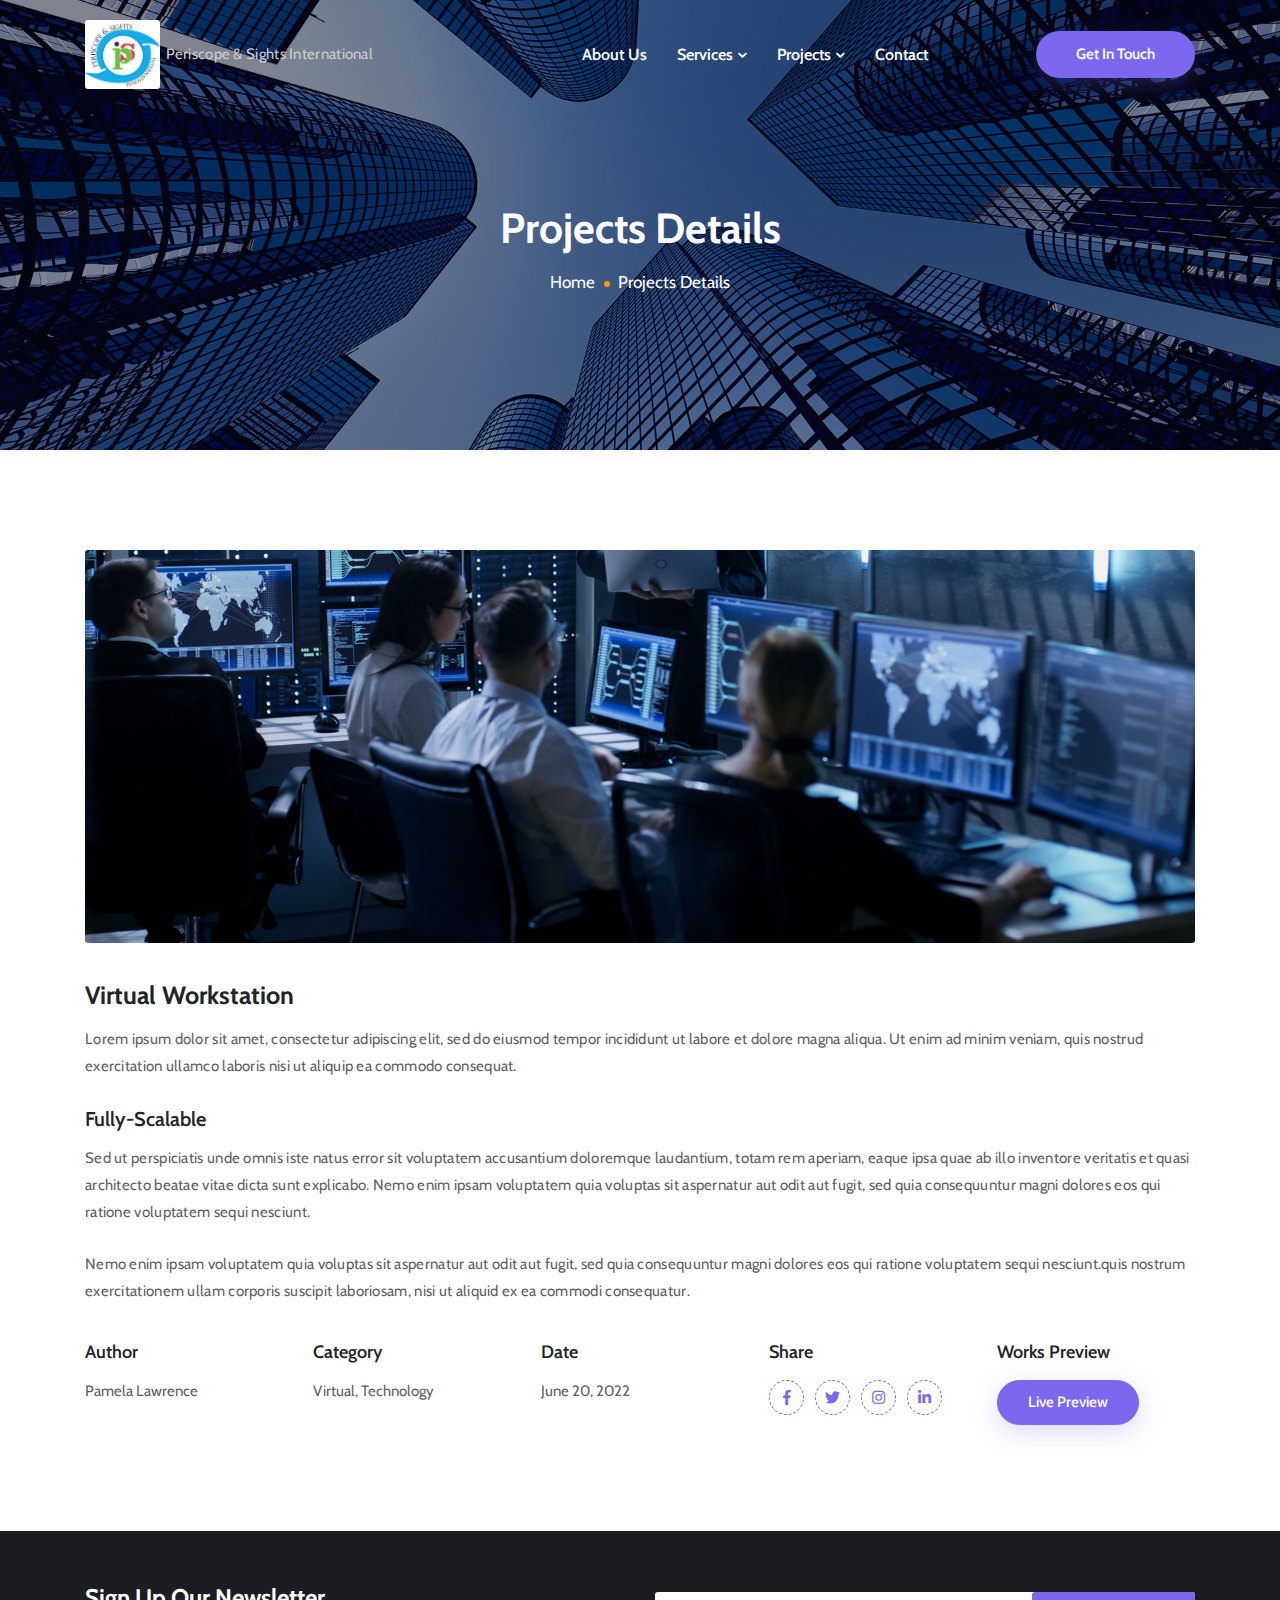
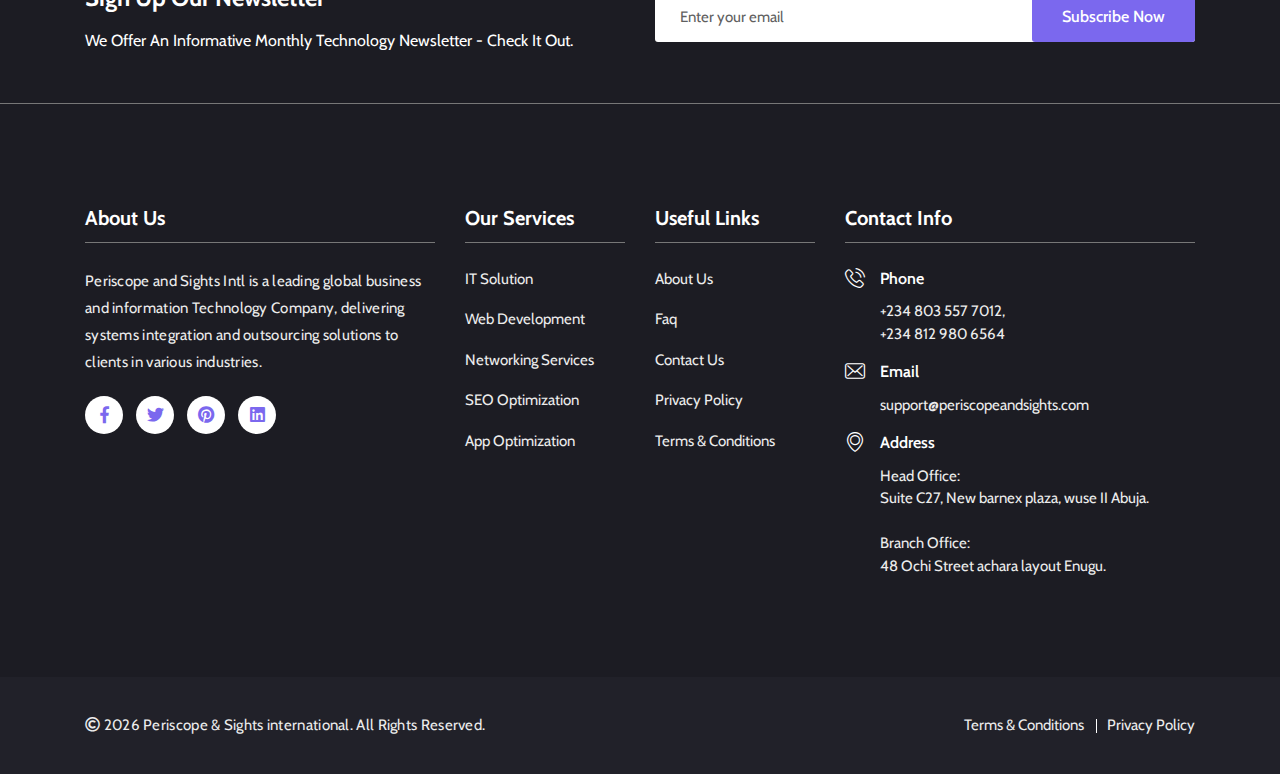
<file: single-projects.html>
<!doctype html>
<html lang="en">

<head>
	<!-- Required meta tags -->
	<meta charset="utf-8">
	<meta name="viewport" content="width=device-width, initial-scale=1, shrink-to-fit=no">
	<!-- Title -->
	<title>Periscope &amp; Sights International</title>
	<!-- description -->
	<meta name="description" content="Periscope &amp; Sights - Software development company">
	<!-- Google Fonts -->
	<link href="https://fonts.googleapis.com/css2?family=Cabin:wght@400;500;600;700&amp;display=swap" rel="stylesheet">
	<!-- Favicon -->
	<link rel="icon" type="image/png" href="assets/img/favicon.png">
	<!-- Bootstrap Min CSS -->
	<link rel="stylesheet" href="assets/css/bootstrap.min.css">
	<!-- Animate Min CSS -->
	<link rel="stylesheet" href="assets/css/animate.min.css">
	<!-- FlatIcon CSS -->
	<link rel="stylesheet" href="assets/css/flaticon.css">
	<!-- Font Awesome Min CSS -->
	<link rel="stylesheet" href="assets/css/fontawesome.min.css">
	<!-- Mean Menu CSS -->
	<link rel="stylesheet" href="assets/css/meanmenu.css">
	<!-- Swiper Min CSS -->
	<link rel="stylesheet" href="assets/css/swiper.min.css">
	<!-- Owl Carousel Min CSS -->
	<link rel="stylesheet" href="assets/css/owl.carousel.min.css">
	<!-- Style CSS -->
	<link rel="stylesheet" href="assets/css/style.css">
	<!-- Responsive CSS -->
	<link rel="stylesheet" href="assets/css/responsive.css">
</head>

<body>

	<!-- Start Preloader Area -->
	<div class="preloader">
		<div class="loader">
			<div class="shadow"></div>
			<div class="box"></div>
		</div>
	</div>
	<!-- End Preloader Area -->
	
	<!-- Start Navbar Area -->
	<div class="navbar-area">
	    <div class="webtech-responsive-nav">
	        <div class="container">
	            <div class="webtech-responsive-menu">
	                <div class="logo" >
	                    <a href="index.html">
	                        <div style="display: flex; align-items: center;">
								<img src="assets/img/logo.png" class="white-logo" width="20%"  alt="logo">
								<p class="white-logo" style="color: #ccc; padding-left: 6px;">Periscope &amp; Sights International</p>
							</div>
							<div style="display: flex; align-items: center;">
								<img src="assets/img/logo.png" class="black-logo" width="20%" alt="logo">
								<p class="black-logo" style="color: #aaa; padding-left: 6px;">Periscope &amp; Sights International</p>
							</div>
	                    </a>
	                </div>
	            </div>
	        </div>
	    </div>
	    <div class="webtech-nav">
	        <div class="container">
	            <nav class="navbar navbar-expand-md navbar-light">
					<div class="logo" style="width: 35%; height: auto; overflow: hidden;">

						<a class="navbar-brand" href="index.html">
							<div style="display: flex; align-items: center;">
								<img src="assets/img/logo.png" class="white-logo" width="20%"  alt="logo">
								<p class="white-logo" style="color: #ccc; padding-left: 6px;">Periscope &amp; Sights International</p>
							</div>
							<div style="display: flex; align-items: center;">
								<img src="assets/img/logo.png" class="black-logo" width="20%" alt="logo">
								<p class="black-logo" style="color: #aaa; padding-left: 6px;">Periscope &amp; Sights International</p>
							</div>
						</a>
					</div>
	                <div class="collapse navbar-collapse mean-menu" id="navbarSupportedContent">
	                    <ul class="navbar-nav">
	                        <li class="nav-item">
	                            <a href="about.html" class="nav-link">About Us</a>
	                        </li>
	                        <li class="nav-item">
	                            <a href="#" class="nav-link">Services <i class="fas fa-chevron-down"></i></a>
	                            <ul class="dropdown-menu">
	                                <li class="nav-item">
	                                    <a href="services.html" class="nav-link">Services</a>
	                                </li>
	                                <li class="nav-item">
	                                    <a href="single-services.html" class="nav-link">Services Details</a>
	                                </li>
	                            </ul>
	                        </li>
	                        <li class="nav-item">
	                            <a href="#" class="nav-link">Projects <i class="fas fa-chevron-down"></i></a>
	                            <ul class="dropdown-menu">
	                                <li class="nav-item">
	                                    <a href="projects.html" class="nav-link">Projects</a>
	                                </li>
	                                <li class="nav-item">
	                                    <a href="single-projects.html" class="nav-link">Projects Details</a>
	                                </li>
	                            </ul>
	                        </li>
	                        <li class="nav-item">
	                            <a href="contact.html" class="nav-link">Contact</a>
	                        </li>
	                    </ul>
	                    <div class="other-option">
	                        <a class="default-btn" href="mailto:support@periscopeandsights.com">Get In Touch <span></span></a>
	                    </div>
	                </div>
	            </nav>
	        </div>
	    </div>
	</div>
	<!-- End Navbar Area -->
	
	<!-- Start Page Title Area -->
	<div class="page-title-area">
		<div class="d-table">
			<div class="d-table-cell">
				<div class="container">
					<div class="page-title-content">
						<h2>Projects Details</h2>
						<ul>
							<li><a href="index.html">Home</a></li>
							<li>Projects Details</li>
						</ul>
					</div>
				</div>
			</div>
		</div>
	</div>
	<!-- End Page Title Area -->
	
	<!-- Start Project Details Area -->
	<section class="project-details-area ptb-100">
		<div class="container">
			<div class="row">
				<div class="col-lg-12 col-md-12">
					<div class="image-sliders owl-carousel owl-theme">
						<div class="project-details-image">
							<img src="assets/img/portfolio/project-details-1.jpg" alt="image">
						</div>
						<div class="project-details-image">
							<img src="assets/img/portfolio/project-details-2.jpg" alt="image">
						</div>
						<div class="project-details-image">
							<img src="assets/img/portfolio/project-details-3.jpg" alt="image">
						</div>
					</div>
				</div>
				<div class="col-lg-12 col-md-12">
					<div class="projects-details-desc">
						<h3>Virtual Workstation</h3>
						<p>Lorem ipsum dolor sit amet, consectetur adipiscing elit, sed do eiusmod tempor incididunt ut labore et dolore magna aliqua. Ut enim ad minim veniam, quis nostrud exercitation ullamco laboris nisi ut aliquip ea commodo consequat.</p>
						<div class="features-text">
							<h4>Fully-Scalable</h4>
							<p>Sed ut perspiciatis unde omnis iste natus error sit voluptatem accusantium doloremque laudantium, totam rem aperiam, eaque ipsa quae ab illo inventore veritatis et quasi architecto beatae vitae dicta sunt explicabo. Nemo enim ipsam voluptatem quia voluptas sit aspernatur aut odit aut fugit, sed quia consequuntur magni dolores eos qui ratione voluptatem sequi nesciunt.</p>
						</div>
						<p>Nemo enim ipsam voluptatem quia voluptas sit aspernatur aut odit aut fugit, sed quia consequuntur magni dolores eos qui ratione voluptatem sequi nesciunt.quis nostrum exercitationem ullam corporis suscipit laboriosam, nisi ut aliquid ex ea commodi consequatur.</p>
						<div class="project-details-info">
							<div class="single-info-box">
								<h4>Author</h4>
								<span>Pamela Lawrence</span>
							</div>
							<div class="single-info-box">
								<h4>Category</h4>
								<span>Virtual, Technology</span>
							</div>
							<div class="single-info-box">
								<h4>Date</h4>
								<span>June 20, 2022</span>
							</div>
							<div class="single-info-box">
								<h4>Share</h4>
								<ul class="social">
									<li>
										<a href="#"> <i class="fab fa-facebook-f"></i></a>
									</li>
									<li>
										<a href="#"> <i class="fab fa-twitter"></i></a>
									</li>
									<li>
										<a href="#"> <i class="fab fa-instagram"></i></a>
									</li>
									<li>
										<a href="#"> <i class="fab fa-linkedin-in"></i></a>
									</li>
								</ul>
							</div>
							<div class="single-info-box">
								<h4>Works Preview</h4>
								<a href="#" class="default-btn">Live Preview</a>
							</div>
						</div>
					</div>
				</div>
			</div>
		</div>
	</section>
	<!-- End Project Details Area -->
	
	<!-- Start Footer & Subscribe Section -->
	<section class="footer-subscribe-wrapper">
		<!-- Start Subscribe Area -->
		<div class="subscribe-area">
			<div class="container">
				<div class="row align-items-center">
					<div class="col-lg-6 col-md-6">
						<div class="subscribe-content">
							<h2>Sign Up Our Newsletter</h2>
							<span class="sub-title">We Offer An Informative Monthly Technology Newsletter - Check It Out.</span>
						</div>
					</div>
					<div class="col-lg-6 col-md-6">
						<form class="newsletter-form">
							<input type="email" class="input-newsletter" placeholder="Enter your email" name="EMAIL" required autocomplete="off">
							<button type="submit">Subscribe Now</button>
							<div id="validator-newsletter" class="form-result"></div>
						</form>
					</div>
				</div>
			</div>
		</div>
		<!-- End Subscribe Area -->
		<!-- Start Footer Area -->
		<div class="footer-area ptb-100">
			<div class="container">
				<div class="row">
					<div class="col-lg-4 col-md-6 col-sm-6">
						<div class="single-footer-widget">
							<div class="footer-heading">
								<h3>About Us</h3>
							</div>
							<p>Periscope and Sights Intl is a leading  global business and information Technology Company, delivering  systems integration and outsourcing solutions to clients in various industries.</p>
							<ul class="footer-social">
								<li>
									<a href="#"> <i class="fab fa-facebook-f"></i></a>
								</li>
								<li>
									<a href="#"> <i class="fab fa-twitter"></i></a>
								</li>
								<li>
									<a href="#"> <i class="fab fa-pinterest"></i></a>
								</li>
								<li>
									<a href="#"> <i class="fab fa-linkedin"></i></a>
								</li>
							</ul>
						</div>
					</div>
					<div class="col-lg-2 col-md-6 col-sm-6">
						<div class="single-footer-widget">
							<div class="footer-heading">
								<h3>Our Services</h3>
							</div>
							<ul class="footer-quick-links">
								<li> <a href="#">IT Solution</a></li>
								<li> <a href="#">Web Development</a></li>
								<li> <a href="#">Networking Services</a></li>
								<li> <a href="#">SEO Optimization</a></li>
								<li> <a href="#">App Optimization</a></li>
							</ul>
						</div>
					</div>
					<div class="col-lg-2 col-md-6 col-sm-6">
						<div class="single-footer-widget">
							<div class="footer-heading">
								<h3>Useful Links</h3>
							</div>
							<ul class="footer-quick-links">
								<li><a href="about.html">About Us</a></li>
								<li><a href="faq.html">Faq</a></li>
								<li><a href="contact.html">Contact Us</a></li>
								<li><a href="privacy-policy.html">Privacy Policy</a></li>
								<li><a href="terms-condition.html">Terms & Conditions</a></li>
							</ul>
						</div>
					</div>
					<div class="col-lg-4 col-md-6 col-sm-6">
						<div class="single-footer-widget">
							<div class="footer-heading">
								<h3>Contact Info</h3>
							</div>
							<div class="footer-info-contact"> <i class="flaticon-phone-call"></i>
								<h3>Phone</h3>
								<span><a href="tel:+234 803 557 7012">+234 803 557 7012, </a></span> <br>
								<span><a href="tel:+234 812 980 6564">+234 812 980 6564</a></span>
							</div>
							<div class="footer-info-contact"> <i class="flaticon-envelope"></i>
								<h3>Email</h3>
								<span><a href="mailto:support@periscopeandsights.com">support@periscopeandsights.com</a></span>
							</div>
							<div class="footer-info-contact"> <i class="flaticon-placeholder"></i>
								<h3>Address</h3>
								<span>
									Head Office:
								</span> <br>
								<span>
									Suite C27, New barnex plaza, wuse II Abuja. 
								</span><br><br>
								<span>
									Branch Office:
								</span> <br>
								<span>
									48 Ochi Street achara layout Enugu.
								</span>
							</div>
						</div>
					</div>
				</div>
			</div>
		</div>
		<!-- End Footer Section -->
	</section>
	<!-- End Footer & Subscribe Section -->
	
	<!-- Start Copy Right Section -->
	<div class="copyright-area">
		<div class="container">
			<div class="row align-items-center">
				<div class="col-lg-6 col-md-6">
					<p> <i class="far fa-copyright"></i> <script>
						document.write(new Date().getFullYear());
					</script> Periscope &amp; Sights international. All Rights Reserved.</p>
				</div>
				<div class="col-lg-6 col-md-6">
					<ul>
						<li> <a href="terms-condition.html">Terms & Conditions</a></li>
						<li> <a href="privacy-policy.html">Privacy Policy</a></li>
					</ul>
				</div>
			</div>
		</div>
	</div>
	<!-- End Copy Right Section -->
	
	<!-- Start Go Top Section -->
	<div class="go-top">
		<i class="fas fa-chevron-up"></i>
		<i class="fas fa-chevron-up"></i>
	</div>
	<!-- End Go Top Section -->
	
	<!-- jQuery Min JS -->
	<script src="assets/js/jquery.min.js"></script>
	<!-- Popper Min JS -->
	<script src="assets/js/popper.min.js"></script>
	<!-- Bootstrap Min JS -->
	<script src="assets/js/bootstrap.min.js"></script>
	<!-- Mean Menu JS -->
	<script src="assets/js/jquery.meanmenu.js"></script>
	<!-- Appear Min JS -->
	<script src="assets/js/jquery.appear.min.js"></script>
	<!-- CounterUp Min JS -->
	<script src="assets/js/jquery.waypoints.min.js"></script>
	<script src="assets/js/jquery.counterup.min.js"></script>
	<!-- Owl Carousel Min JS -->
	<script src="assets/js/owl.carousel.min.js"></script>
	<!-- Swiper Min JS -->
	<script src="assets/js/swiper.min.js"></script>
	<!-- WOW Min JS -->
	<script src="assets/js/wow.min.js"></script>
	<!-- Main JS -->
	<script src="assets/js/main.js"></script>
	
</body>


<!-- Mirrored from cutesolution.com/html/webtech/single-projects.html by HTTrack Website Copier/3.x [XR&CO'2014], Tue, 21 Feb 2023 09:34:38 GMT -->
</html>
</file>
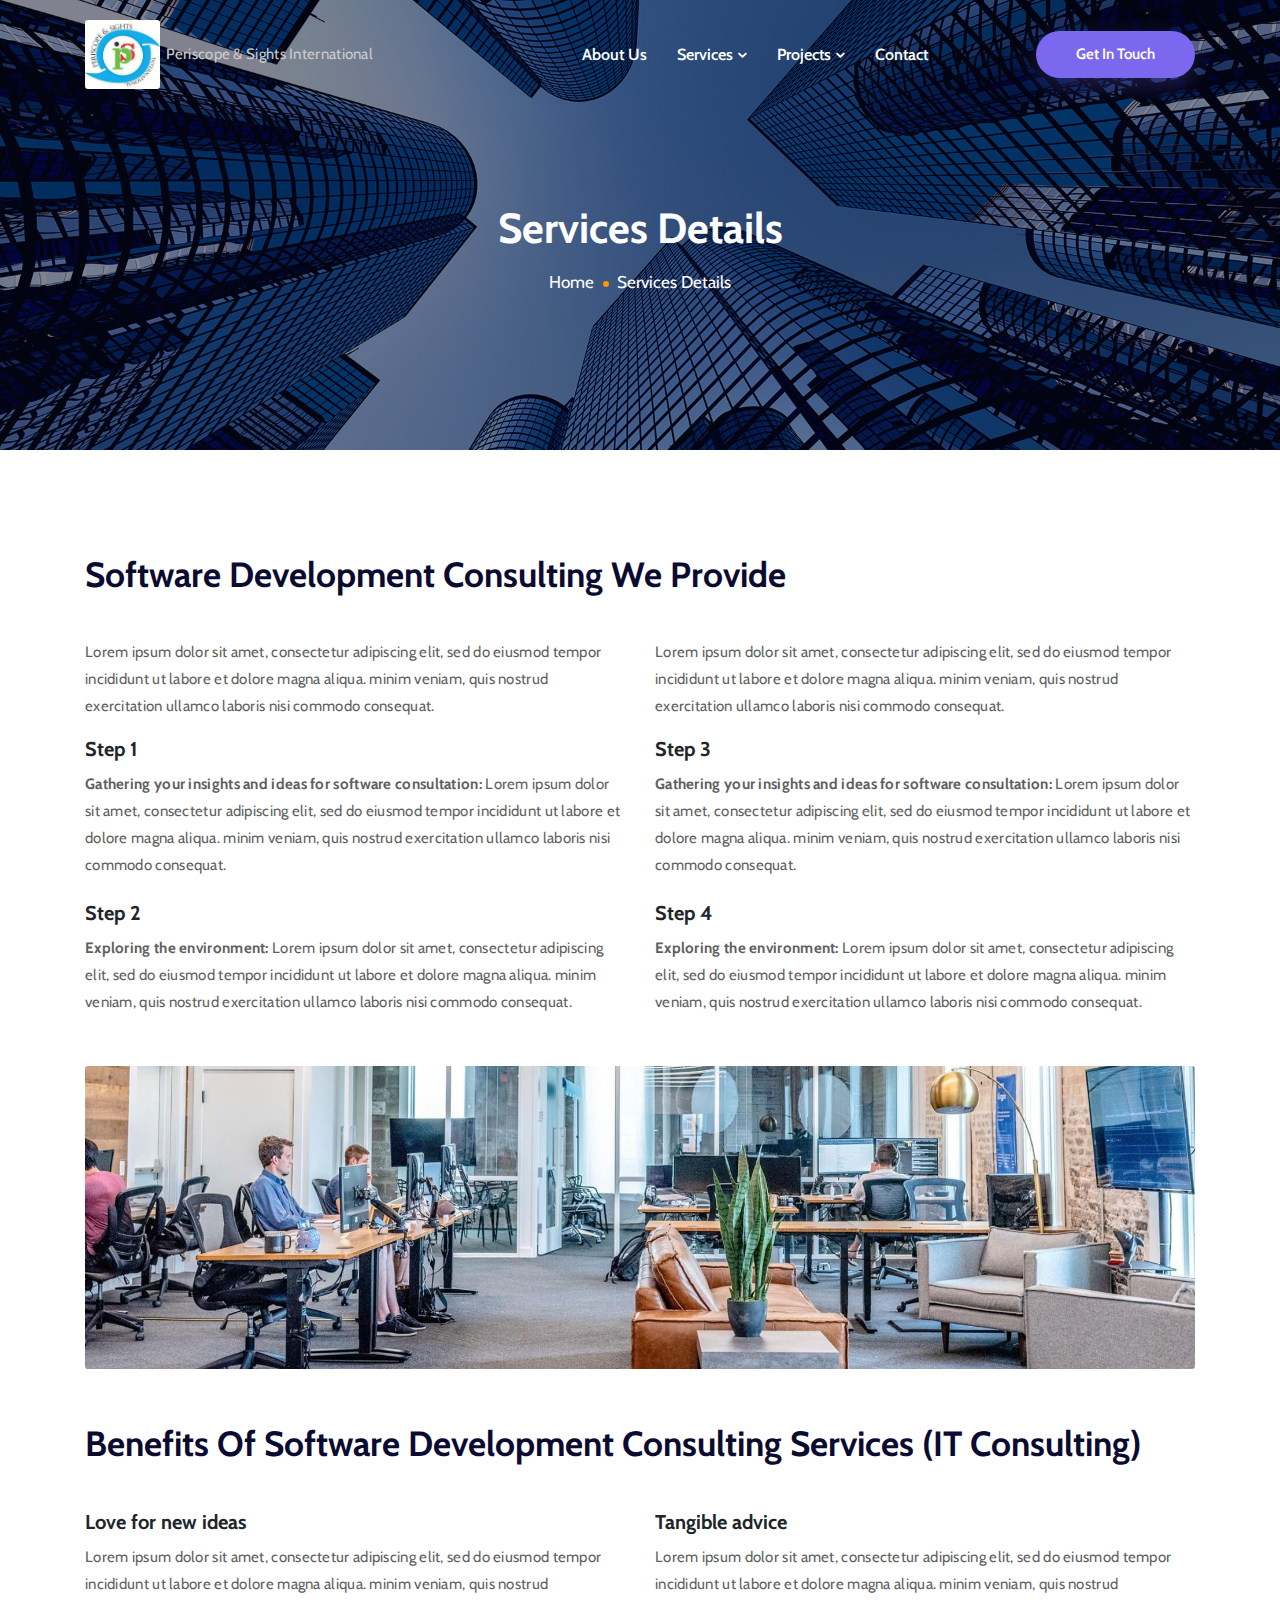
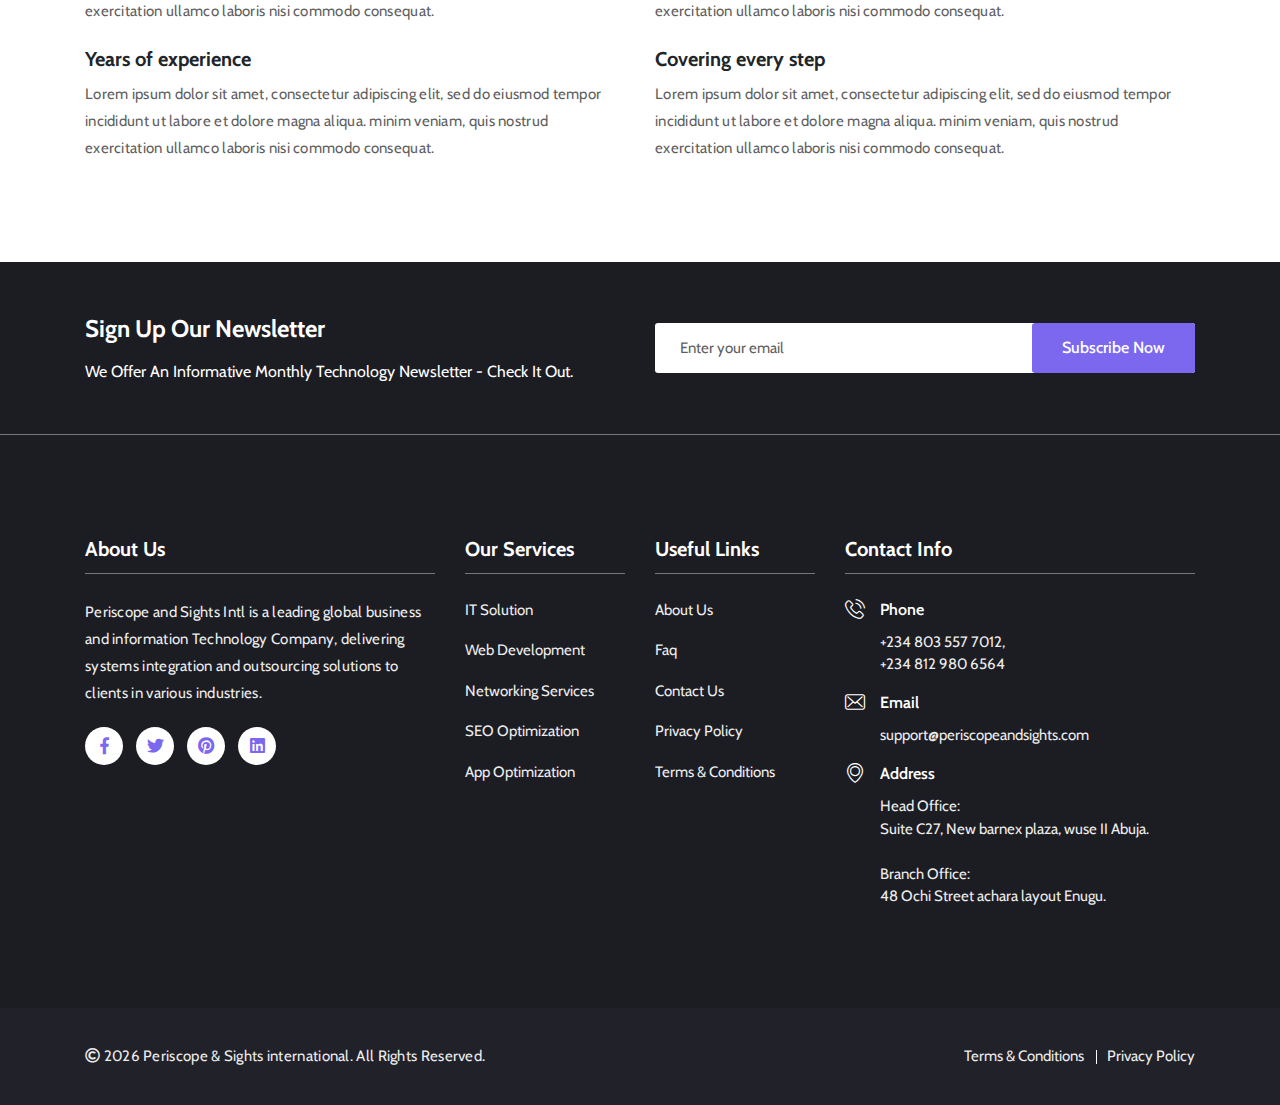
<file: single-services.html>
<!doctype html>
<html lang="en">

<head>
	<!-- Required meta tags -->
	<meta charset="utf-8">
	<meta name="viewport" content="width=device-width, initial-scale=1, shrink-to-fit=no">
	<!-- Title -->
	<title>Periscope &amp; Sights International</title>
	<!-- description -->
	<meta name="description" content="Periscope &amp; Sights - Software development company">
	<!-- Google Fonts -->
	<link href="https://fonts.googleapis.com/css2?family=Cabin:wght@400;500;600;700&amp;display=swap" rel="stylesheet">
	<!-- Favicon -->
	<link rel="icon" type="image/png" href="assets/img/favicon.png">
	<!-- Bootstrap Min CSS -->
	<link rel="stylesheet" href="assets/css/bootstrap.min.css">
	<!-- Animate Min CSS -->
	<link rel="stylesheet" href="assets/css/animate.min.css">
	<!-- FlatIcon CSS -->
	<link rel="stylesheet" href="assets/css/flaticon.css">
	<!-- Font Awesome Min CSS -->
	<link rel="stylesheet" href="assets/css/fontawesome.min.css">
	<!-- Mean Menu CSS -->
	<link rel="stylesheet" href="assets/css/meanmenu.css">
	<!-- Swiper Min CSS -->
	<link rel="stylesheet" href="assets/css/swiper.min.css">
	<!-- Owl Carousel Min CSS -->
	<link rel="stylesheet" href="assets/css/owl.carousel.min.css">
	<!-- Style CSS -->
	<link rel="stylesheet" href="assets/css/style.css">
	<!-- Responsive CSS -->
	<link rel="stylesheet" href="assets/css/responsive.css">
</head>

<body>

	<!-- Start Preloader Area -->
	<div class="preloader">
		<div class="loader">
			<div class="shadow"></div>
			<div class="box"></div>
		</div>
	</div>
	<!-- End Preloader Area -->
	
	<!-- Start Navbar Area -->
	<div class="navbar-area">
	    <div class="webtech-responsive-nav">
	        <div class="container">
	            <div class="webtech-responsive-menu">
	                <div class="logo" >
	                    <a href="index.html">
	                        <div style="display: flex; align-items: center;">
								<img src="assets/img/logo.png" class="white-logo" width="20%"  alt="logo">
								<p class="white-logo" style="color: #ccc; padding-left: 6px;">Periscope &amp; Sights International</p>
							</div>
							<div style="display: flex; align-items: center;">
								<img src="assets/img/logo.png" class="black-logo" width="20%" alt="logo">
								<p class="black-logo" style="color: #aaa; padding-left: 6px;">Periscope &amp; Sights International</p>
							</div>
	                    </a>
	                </div>
	            </div>
	        </div>
	    </div>
	    <div class="webtech-nav">
	        <div class="container">
	            <nav class="navbar navbar-expand-md navbar-light">
					<div class="logo" style="width: 35%; height: auto; overflow: hidden;">

						<a class="navbar-brand" href="index.html">
							<div style="display: flex; align-items: center;">
								<img src="assets/img/logo.png" class="white-logo" width="20%"  alt="logo">
								<p class="white-logo" style="color: #ccc; padding-left: 6px;">Periscope &amp; Sights International</p>
							</div>
							<div style="display: flex; align-items: center;">
								<img src="assets/img/logo.png" class="black-logo" width="20%" alt="logo">
								<p class="black-logo" style="color: #aaa; padding-left: 6px;">Periscope &amp; Sights International</p>
							</div>
						</a>
					</div>
	                <div class="collapse navbar-collapse mean-menu" id="navbarSupportedContent">
	                    <ul class="navbar-nav">
	                        <li class="nav-item">
	                            <a href="about.html" class="nav-link">About Us</a>
	                        </li>
	                        <li class="nav-item">
	                            <a href="#" class="nav-link">Services <i class="fas fa-chevron-down"></i></a>
	                            <ul class="dropdown-menu">
	                                <li class="nav-item">
	                                    <a href="services.html" class="nav-link">Services</a>
	                                </li>
	                                <li class="nav-item">
	                                    <a href="single-services.html" class="nav-link">Services Details</a>
	                                </li>
	                            </ul>
	                        </li>
	                        <li class="nav-item">
	                            <a href="#" class="nav-link">Projects <i class="fas fa-chevron-down"></i></a>
	                            <ul class="dropdown-menu">
	                                <li class="nav-item">
	                                    <a href="projects.html" class="nav-link">Projects</a>
	                                </li>
	                                <li class="nav-item">
	                                    <a href="single-projects.html" class="nav-link">Projects Details</a>
	                                </li>
	                            </ul>
	                        </li>
	                        <li class="nav-item">
	                            <a href="contact.html" class="nav-link">Contact</a>
	                        </li>
	                    </ul>
	                    <div class="other-option">
	                        <a class="default-btn" href="mailto:support@periscopeandsights.com">Get In Touch <span></span></a>
	                    </div>
	                </div>
	            </nav>
	        </div>
	    </div>
	</div>
	<!-- End Navbar Area -->
	
	<!-- Start Page Title Area -->
	<div class="page-title-area">
		<div class="d-table">
			<div class="d-table-cell">
				<div class="container">
					<div class="page-title-content">
						<h2>Services Details</h2>
						<ul>
							<li><a href="index.html">Home</a></li>
							<li>Services Details</li>
						</ul>
					</div>
				</div>
			</div>
		</div>
	</div>
	<!-- End Page Title Area -->
	
	<!-- Start Services Details Area -->
	<section class="services-details-area pt-100 pb-50">
		<div class="container">
			<div class="services-details-overview">
				<div class="row align-items-center">
					<div class="col-lg-12 col-md-12">
						<div class="services-step-wrapper">
							<div class="services-step-title">
								<h2>Software Development Consulting We Provide</h2>
							</div>
							<div class="row">
								<div class="col-lg-6 col-md-12">
									<div class="services-step-content">
										<p>Lorem ipsum dolor sit amet, consectetur adipiscing elit, sed do eiusmod tempor incididunt ut labore et dolore magna aliqua. minim veniam, quis nostrud exercitation ullamco laboris nisi commodo consequat.</p>
										<div class="features-text">
											<h4>Step 1</h4>
											<p><strong>Gathering your insights and ideas for software consultation:</strong> Lorem ipsum dolor sit amet, consectetur adipiscing elit, sed do eiusmod tempor incididunt ut labore et dolore magna aliqua. minim veniam, quis nostrud exercitation ullamco laboris nisi commodo consequat.</p>
										</div>
										<div class="features-text">
											<h4>Step 2</h4>
											<p><strong>Exploring the environment:</strong> Lorem ipsum dolor sit amet, consectetur adipiscing elit, sed do eiusmod tempor incididunt ut labore et dolore magna aliqua. minim veniam, quis nostrud exercitation ullamco laboris nisi commodo consequat.</p>
										</div>
									</div>
								</div>
								<div class="col-lg-6 col-md-12">
									<div class="services-step-content">
										<p>Lorem ipsum dolor sit amet, consectetur adipiscing elit, sed do eiusmod tempor incididunt ut labore et dolore magna aliqua. minim veniam, quis nostrud exercitation ullamco laboris nisi commodo consequat.</p>
										<div class="features-text">
											<h4>Step 3</h4>
											<p><strong>Gathering your insights and ideas for software consultation:</strong> Lorem ipsum dolor sit amet, consectetur adipiscing elit, sed do eiusmod tempor incididunt ut labore et dolore magna aliqua. minim veniam, quis nostrud exercitation ullamco laboris nisi commodo consequat.</p>
										</div>
										<div class="features-text">
											<h4>Step 4</h4>
											<p><strong>Exploring the environment:</strong> Lorem ipsum dolor sit amet, consectetur adipiscing elit, sed do eiusmod tempor incididunt ut labore et dolore magna aliqua. minim veniam, quis nostrud exercitation ullamco laboris nisi commodo consequat.</p>
										</div>
									</div>
								</div>
							</div>
						</div>
					</div>
					<div class="col-lg-12 col-md-12">
						<div class="services-step-wrapper">
							<div class="services-step-image">
								<img src="assets/img/Services-details-1.jpg" alt="image">
							</div>
						</div>
						
						<div class="services-step-wrapper">
							<div class="services-step-title">
								<h2>Benefits Of Software Development Consulting Services (IT Consulting)</h2>
							</div>
							<div class="row">
								<div class="col-lg-6 col-md-12">
									<div class="services-step-content">
										<div class="features-text">
											<h4>Love for new ideas</h4>
											<p>Lorem ipsum dolor sit amet, consectetur adipiscing elit, sed do eiusmod tempor incididunt ut labore et dolore magna aliqua. minim veniam, quis nostrud exercitation ullamco laboris nisi commodo consequat.</p>
										</div>
										<div class="features-text">
											<h4>Years of experience</h4>
											<p>Lorem ipsum dolor sit amet, consectetur adipiscing elit, sed do eiusmod tempor incididunt ut labore et dolore magna aliqua. minim veniam, quis nostrud exercitation ullamco laboris nisi commodo consequat.</p>
										</div>
									</div>
								</div>
								<div class="col-lg-6 col-md-12">
									<div class="services-step-content">
										<div class="features-text">
											<h4>Tangible advice</h4>
											<p>Lorem ipsum dolor sit amet, consectetur adipiscing elit, sed do eiusmod tempor incididunt ut labore et dolore magna aliqua. minim veniam, quis nostrud exercitation ullamco laboris nisi commodo consequat.</p>
										</div>
										<div class="features-text">
											<h4>Covering every step</h4>
											<p>Lorem ipsum dolor sit amet, consectetur adipiscing elit, sed do eiusmod tempor incididunt ut labore et dolore magna aliqua. minim veniam, quis nostrud exercitation ullamco laboris nisi commodo consequat.</p>
										</div>
									</div>
								</div>
							</div>
						</div>
					</div>
				</div>
			</div>
		</div>
	</section>
	<!-- End Services Details Area -->
	
	<!-- Start Footer & Subscribe Section -->
	<section class="footer-subscribe-wrapper">
		<!-- Start Subscribe Area -->
		<div class="subscribe-area">
			<div class="container">
				<div class="row align-items-center">
					<div class="col-lg-6 col-md-6">
						<div class="subscribe-content">
							<h2>Sign Up Our Newsletter</h2>
							<span class="sub-title">We Offer An Informative Monthly Technology Newsletter - Check It Out.</span>
						</div>
					</div>
					<div class="col-lg-6 col-md-6">
						<form class="newsletter-form">
							<input type="email" class="input-newsletter" placeholder="Enter your email" name="EMAIL" required autocomplete="off">
							<button type="submit">Subscribe Now</button>
							<div id="validator-newsletter" class="form-result"></div>
						</form>
					</div>
				</div>
			</div>
		</div>
		<!-- End Subscribe Area -->
		<!-- Start Footer Area -->
		<div class="footer-area ptb-100">
			<div class="container">
				<div class="row">
					<div class="col-lg-4 col-md-6 col-sm-6">
						<div class="single-footer-widget">
							<div class="footer-heading">
								<h3>About Us</h3>
							</div>
							<p>Periscope and Sights Intl is a leading  global business and information Technology Company, delivering  systems integration and outsourcing solutions to clients in various industries.</p>
							<ul class="footer-social">
								<li>
									<a href="#"> <i class="fab fa-facebook-f"></i></a>
								</li>
								<li>
									<a href="#"> <i class="fab fa-twitter"></i></a>
								</li>
								<li>
									<a href="#"> <i class="fab fa-pinterest"></i></a>
								</li>
								<li>
									<a href="#"> <i class="fab fa-linkedin"></i></a>
								</li>
							</ul>
						</div>
					</div>
					<div class="col-lg-2 col-md-6 col-sm-6">
						<div class="single-footer-widget">
							<div class="footer-heading">
								<h3>Our Services</h3>
							</div>
							<ul class="footer-quick-links">
								<li> <a href="#">IT Solution</a></li>
								<li> <a href="#">Web Development</a></li>
								<li> <a href="#">Networking Services</a></li>
								<li> <a href="#">SEO Optimization</a></li>
								<li> <a href="#">App Optimization</a></li>
							</ul>
						</div>
					</div>
					<div class="col-lg-2 col-md-6 col-sm-6">
						<div class="single-footer-widget">
							<div class="footer-heading">
								<h3>Useful Links</h3>
							</div>
							<ul class="footer-quick-links">
								<li><a href="about.html">About Us</a></li>
								<li><a href="faq.html">Faq</a></li>
								<li><a href="contact.html">Contact Us</a></li>
								<li><a href="privacy-policy.html">Privacy Policy</a></li>
								<li><a href="terms-condition.html">Terms & Conditions</a></li>
							</ul>
						</div>
					</div>
					<div class="col-lg-4 col-md-6 col-sm-6">
						<div class="single-footer-widget">
							<div class="footer-heading">
								<h3>Contact Info</h3>
							</div>
							<div class="footer-info-contact"> <i class="flaticon-phone-call"></i>
								<h3>Phone</h3>
								<span><a href="tel:+234 803 557 7012">+234 803 557 7012, </a></span> <br>
								<span><a href="tel:+234 812 980 6564">+234 812 980 6564</a></span>
							</div>
							<div class="footer-info-contact"> <i class="flaticon-envelope"></i>
								<h3>Email</h3>
								<span><a href="mailto:support@periscopeandsights.com">support@periscopeandsights.com</a></span>
							</div>
							<div class="footer-info-contact"> <i class="flaticon-placeholder"></i>
								<h3>Address</h3>
								<span>
									Head Office:
								</span> <br>
								<span>
									Suite C27, New barnex plaza, wuse II Abuja. 
								</span><br><br>
								<span>
									Branch Office:
								</span> <br>
								<span>
									48 Ochi Street achara layout Enugu.
								</span>
							</div>
						</div>
					</div>
				</div>
			</div>
		</div>
		<!-- End Footer Section -->
	</section>
	<!-- End Footer & Subscribe Section -->
	
	<!-- Start Copy Right Section -->
	<div class="copyright-area">
		<div class="container">
			<div class="row align-items-center">
				<div class="col-lg-6 col-md-6">
					<p> <i class="far fa-copyright"></i> <script>
						document.write(new Date().getFullYear());
					</script> Periscope &amp; Sights international. All Rights Reserved.</p>
				</div>
				<div class="col-lg-6 col-md-6">
					<ul>
						<li> <a href="terms-condition.html">Terms & Conditions</a></li>
						<li> <a href="privacy-policy.html">Privacy Policy</a></li>
					</ul>
				</div>
			</div>
		</div>
	</div>
	<!-- End Copy Right Section -->
	
	<!-- Start Go Top Section -->
	<div class="go-top">
		<i class="fas fa-chevron-up"></i>
		<i class="fas fa-chevron-up"></i>
	</div>
	<!-- End Go Top Section -->
	
	<!-- jQuery Min JS -->
	<script src="assets/js/jquery.min.js"></script>
	<!-- Popper Min JS -->
	<script src="assets/js/popper.min.js"></script>
	<!-- Bootstrap Min JS -->
	<script src="assets/js/bootstrap.min.js"></script>
	<!-- Mean Menu JS -->
	<script src="assets/js/jquery.meanmenu.js"></script>
	<!-- Appear Min JS -->
	<script src="assets/js/jquery.appear.min.js"></script>
	<!-- CounterUp Min JS -->
	<script src="assets/js/jquery.waypoints.min.js"></script>
	<script src="assets/js/jquery.counterup.min.js"></script>
	<!-- Owl Carousel Min JS -->
	<script src="assets/js/owl.carousel.min.js"></script>
	<!-- Swiper Min JS -->
	<script src="assets/js/swiper.min.js"></script>
	<!-- WOW Min JS -->
	<script src="assets/js/wow.min.js"></script>
	<!-- Main JS -->
	<script src="assets/js/main.js"></script>
	
</body>

</html>
</file>
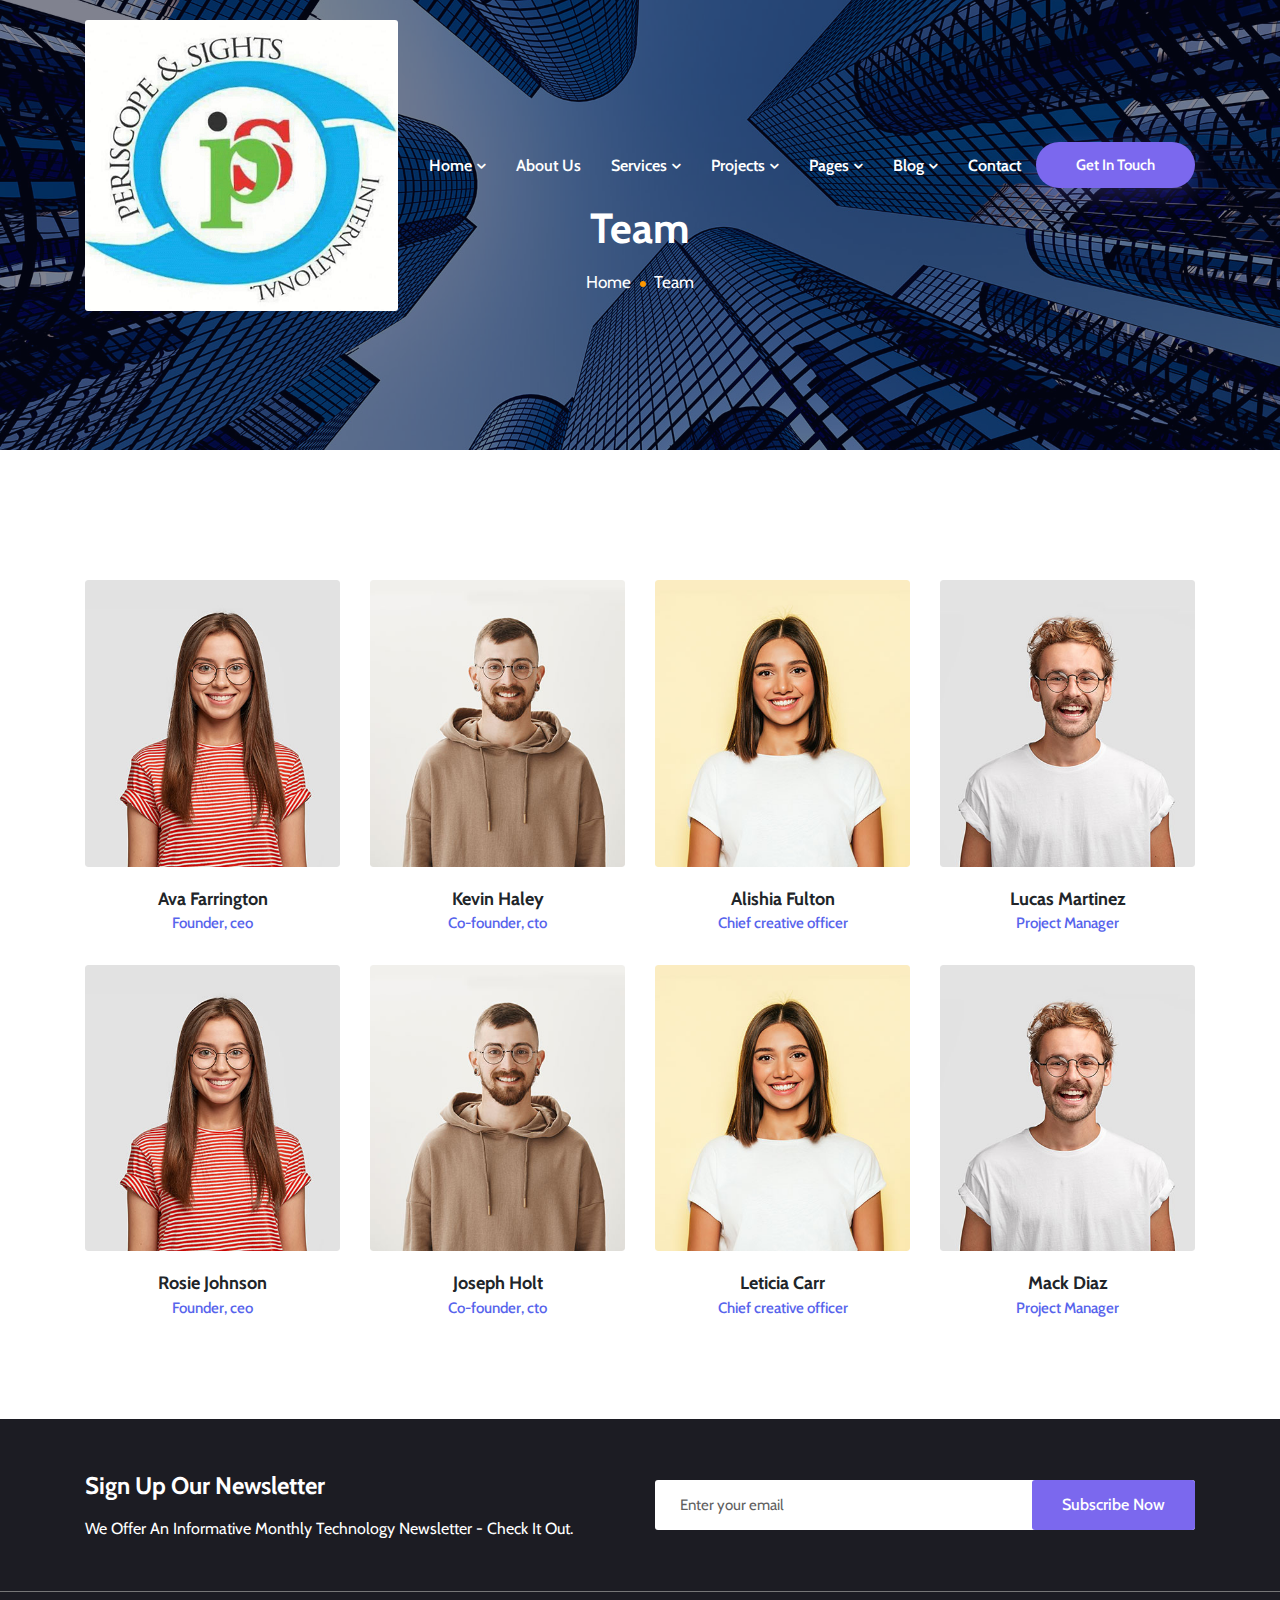
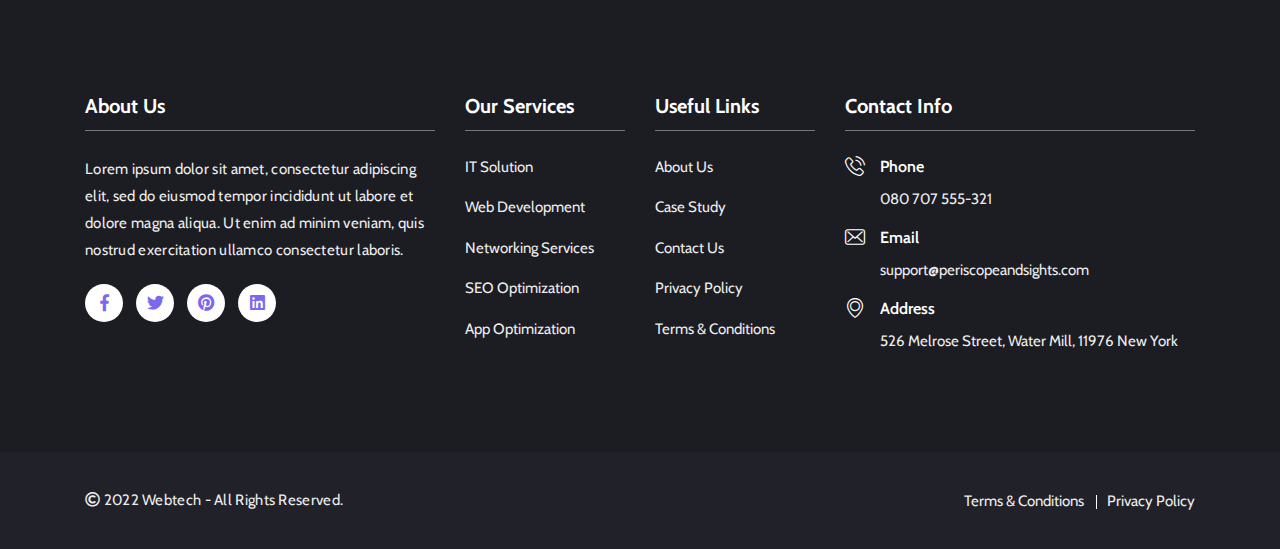
<file: team.html>
<!doctype html>
<html lang="zxx">


<!-- Mirrored from cutesolution.com/html/webtech/team.html by HTTrack Website Copier/3.x [XR&CO'2014], Tue, 21 Feb 2023 09:34:38 GMT -->
<head>
	<!-- Required meta tags -->
	<meta charset="utf-8">
	<meta name="viewport" content="width=device-width, initial-scale=1, shrink-to-fit=no">
	<!-- Title -->
	<title>Webtech - Web Development Services HTML5 Template</title>
	<!-- Google Fonts -->
	<link href="https://fonts.googleapis.com/css2?family=Cabin:wght@400;500;600;700&amp;display=swap" rel="stylesheet">
	<!-- Favicon -->
	<link rel="icon" type="image/png" href="assets/img/favicon.png">
	<!-- Bootstrap Min CSS -->
	<link rel="stylesheet" href="assets/css/bootstrap.min.css">
	<!-- Animate Min CSS -->
	<link rel="stylesheet" href="assets/css/animate.min.css">
	<!-- FlatIcon CSS -->
	<link rel="stylesheet" href="assets/css/flaticon.css">
	<!-- Font Awesome Min CSS -->
	<link rel="stylesheet" href="assets/css/fontawesome.min.css">
	<!-- Mean Menu CSS -->
	<link rel="stylesheet" href="assets/css/meanmenu.css">
	<!-- Swiper Min CSS -->
	<link rel="stylesheet" href="assets/css/swiper.min.css">
	<!-- Owl Carousel Min CSS -->
	<link rel="stylesheet" href="assets/css/owl.carousel.min.css">
	<!-- Style CSS -->
	<link rel="stylesheet" href="assets/css/style.css">
	<!-- Responsive CSS -->
	<link rel="stylesheet" href="assets/css/responsive.css">
</head>

<body>

	<!-- Start Preloader Area -->
	<div class="preloader">
		<div class="loader">
			<div class="shadow"></div>
			<div class="box"></div>
		</div>
	</div>
	<!-- End Preloader Area -->
	
	<!-- Start Navbar Area -->
	<div class="navbar-area">
	    <div class="webtech-responsive-nav">
	        <div class="container">
	            <div class="webtech-responsive-menu">
	                <div class="logo">
	                    <a href="index-2.html">
	                        <img src="assets/img/logo.png" class="white-logo" alt="logo">
	                        <img src="assets/img/logo-black.png" class="black-logo" alt="logo">
	                    </a>
	                </div>
	            </div>
	        </div>
	    </div>
	    <div class="webtech-nav">
	        <div class="container">
	            <nav class="navbar navbar-expand-md navbar-light">
	                <a class="navbar-brand" href="index-2.html">
	                    <img src="assets/img/logo.png" class="white-logo" alt="logo">
	                    <img src="assets/img/logo-black.png" class="black-logo" alt="logo">
	                </a>
	                <div class="collapse navbar-collapse mean-menu" id="navbarSupportedContent">
	                    <ul class="navbar-nav">
	                        <li class="nav-item">
	                            <a href="index-2.html" class="nav-link">Home <i class="fas fa-chevron-down"></i></a>
	                            <ul class="dropdown-menu">
	                                <li class="nav-item">
	                                    <a href="index-2.html" class="nav-link">Home 1</a>
	                                </li>
	                                <li class="nav-item">
	                                    <a href="index-3.html" class="nav-link">Home 2</a>
	                                </li>
	                            </ul>
	                        </li>
	                        <li class="nav-item">
	                            <a href="about.html" class="nav-link"> About Us </a>
	                        </li>
	                        <li class="nav-item">
	                            <a href="#" class="nav-link"> Services <i class="fas fa-chevron-down"></i></a>
	                            <ul class="dropdown-menu">
	                                <li class="nav-item">
	                                    <a href="services.html" class="nav-link"> Services </a>
	                                </li>
	                                <li class="nav-item">
	                                    <a href="single-services.html" class="nav-link"> Services Details </a>
	                                </li>
	                            </ul>
	                        </li>
	                        <li class="nav-item">
	                            <a href="#" class="nav-link"> Projects <i class="fas fa-chevron-down"></i></a>
	                            <ul class="dropdown-menu">
	                                <li class="nav-item">
	                                    <a href="projects.html" class="nav-link"> Projects </a>
	                                </li>
	                                <li class="nav-item">
	                                    <a href="single-projects.html" class="nav-link"> Projects Details </a>
	                                </li>
	                            </ul>
	                        </li>
	                        <li class="nav-item">
	                            <a href="#" class="nav-link"> Pages <i class="fas fa-chevron-down"></i></a>
	                            <ul class="dropdown-menu">
	                                <li class="nav-item">
	                                    <a href="about.html" class="nav-link"> About Us </a>
	                                </li>
	                                <li class="nav-item">
	                                    <a href="team.html" class="nav-link"> Team </a>
	                                </li>
	                                <li class="nav-item">
	                                    <a href="pricing.html" class="nav-link"> Pricing </a>
	                                </li>
	                                <li class="nav-item">
	                                    <a href="error-404.html" class="nav-link"> 404 Error </a>
	                                </li>
	                                <li class="nav-item">
	                                    <a href="faq.html" class="nav-link"> FAQ </a>
	                                </li>
	                                <li class="nav-item">
	                                    <a href="coming-soon.html" class="nav-link"> Coming Soon </a>
	                                </li>
	                                <li class="nav-item">
	                                    <a href="terms-condition.html" class="nav-link"> Terms & Conditions </a>
	                                </li>
	                                <li class="nav-item">
	                                    <a href="privacy-policy.html" class="nav-link"> Privacy Policy </a>
	                                </li>
	                            </ul>
	                        </li>
	                        <li class="nav-item">
	                            <a href="#" class="nav-link"> Blog <i class="fas fa-chevron-down"></i></a>
	                            <ul class="dropdown-menu">
	                                <li class="nav-item">
	                                    <a href="blog-1.html" class="nav-link"> Blog Grid </a>
	                                </li>
	                                <li class="nav-item">
	                                    <a href="blog-2.html" class="nav-link"> Blog Right Sidebar </a>
	                                </li>
	                                <li class="nav-item">
	                                    <a href="single-blog.html" class="nav-link"> Blog Details </a>
	                                </li>
	                            </ul>
	                        </li>
	                        <li class="nav-item">
	                            <a href="contact.html" class="nav-link"> Contact </a>
	                        </li>
	                    </ul>
	                    <div class="other-option">
	                        <a class="default-btn" href="mailto:support@periscopeandsights.com"> Get In Touch <span></span></a>
	                    </div>
	                </div>
	            </nav>
	        </div>
	    </div>
	</div>
	<!-- End Navbar Area -->
	
	<!-- Start Page Title Area -->
	<div class="page-title-area">
		<div class="d-table">
			<div class="d-table-cell">
				<div class="container">
					<div class="page-title-content">
						<h2>Team</h2>
						<ul>
							<li><a href="index-2.html">Home</a></li>
							<li>Team</li>
						</ul>
					</div>
				</div>
			</div>
		</div>
	</div>
	<!-- End Page Title Area -->
	
	<!-- Start Team Section -->
	<section class="team-area section-padding">
		<div class="container">
			<div class="row">
				<div class="col-lg-3 col-md-6">
					<div class="single-team-box">
						<div class="team-image">
							<img src="assets/img/team/team-1.jpg" alt="team">
							<div class="team-social-icon">
								<a href="#" class="social-color-1"><i class="fab fa-facebook-f"></i></a>
								<a href="#" class="social-color-2"><i class="fab fa-twitter"></i></a>
								<a href="#" class="social-color-3"><i class="fab fa-linkedin"></i></a>
							</div>
						</div>
						<div class="team-info">
							<h3>Ava Farrington</h3>
							<span>Founder, ceo</span>
						</div>
					</div>
				</div>
				<div class="col-lg-3 col-md-6">
					<div class="single-team-box">
						<div class="team-image">
							<img src="assets/img/team/team-2.jpg" alt="team">
							<div class="team-social-icon">
								<a href="#" class="social-color-1"><i class="fab fa-facebook-f"></i></a>
								<a href="#" class="social-color-2"><i class="fab fa-twitter"></i></a>
								<a href="#" class="social-color-3"><i class="fab fa-linkedin"></i></a>
							</div>
						</div>
						<div class="team-info">
							<h3>Kevin Haley</h3>
							<span>Co-founder, cto</span>
						</div>
					</div>
				</div>
				<div class="col-lg-3 col-md-6">
					<div class="single-team-box">
						<div class="team-image">
							<img src="assets/img/team/team-3.jpg" alt="team">
							<div class="team-social-icon">
								<a href="#" class="social-color-1"><i class="fab fa-facebook-f"></i></a>
								<a href="#" class="social-color-2"><i class="fab fa-twitter"></i></a>
								<a href="#" class="social-color-3"><i class="fab fa-linkedin"></i></a>
							</div>
						</div>
						<div class="team-info">
							<h3>Alishia Fulton</h3>
							<span>Chief creative officer</span>
						</div>
					</div>
				</div>
				<div class="col-lg-3 col-md-6">
					<div class="single-team-box">
						<div class="team-image">
							<img src="assets/img/team/team-4.jpg" alt="team">
							<div class="team-social-icon">
								<a href="#" class="social-color-1"><i class="fab fa-facebook-f"></i></a>
								<a href="#" class="social-color-2"><i class="fab fa-twitter"></i></a>
								<a href="#" class="social-color-3"><i class="fab fa-linkedin"></i></a>
							</div>
						</div>
						<div class="team-info">
							<h3>Lucas Martinez</h3>
							<span>Project Manager</span>
						</div>
					</div>
				</div>
				<div class="col-lg-3 col-md-6">
					<div class="single-team-box">
						<div class="team-image">
							<img src="assets/img/team/team-5.jpg" alt="team">
							<div class="team-social-icon">
								<a href="#" class="social-color-1"><i class="fab fa-facebook-f"></i></a>
								<a href="#" class="social-color-2"><i class="fab fa-twitter"></i></a>
								<a href="#" class="social-color-3"><i class="fab fa-linkedin"></i></a>
							</div>
						</div>
						<div class="team-info">
							<h3>Rosie Johnson</h3>
							<span>Founder, ceo</span>
						</div>
					</div>
				</div>
				<div class="col-lg-3 col-md-6">
					<div class="single-team-box">
						<div class="team-image">
							<img src="assets/img/team/team-6.jpg" alt="team">
							<div class="team-social-icon">
								<a href="#" class="social-color-1"><i class="fab fa-facebook-f"></i></a>
								<a href="#" class="social-color-2"><i class="fab fa-twitter"></i></a>
								<a href="#" class="social-color-3"><i class="fab fa-linkedin"></i></a>
							</div>
						</div>
						<div class="team-info">
							<h3>Joseph Holt</h3>
							<span>Co-founder, cto</span>
						</div>
					</div>
				</div>
				<div class="col-lg-3 col-md-6">
					<div class="single-team-box">
						<div class="team-image">
							<img src="assets/img/team/team-7.jpg" alt="team">
							<div class="team-social-icon">
								<a href="#" class="social-color-1"><i class="fab fa-facebook-f"></i></a>
								<a href="#" class="social-color-2"><i class="fab fa-twitter"></i></a>
								<a href="#" class="social-color-3"><i class="fab fa-linkedin"></i></a>
							</div>
						</div>
						<div class="team-info">
							<h3>Leticia Carr</h3>
							<span>Chief creative officer</span>
						</div>
					</div>
				</div>
				<div class="col-lg-3 col-md-6">
					<div class="single-team-box">
						<div class="team-image">
							<img src="assets/img/team/team-8.jpg" alt="team">
							<div class="team-social-icon">
								<a href="#" class="social-color-1"><i class="fab fa-facebook-f"></i></a>
								<a href="#" class="social-color-2"><i class="fab fa-twitter"></i></a>
								<a href="#" class="social-color-3"><i class="fab fa-linkedin"></i></a>
							</div>
						</div>
						<div class="team-info">
							<h3>Mack Diaz</h3>
							<span>Project Manager</span>
						</div>
					</div>
				</div>
			</div>
		</div>
	</section>
	<!-- End Team Section -->

	<!-- Start Footer & Subscribe Section -->
	<section class="footer-subscribe-wrapper">
		<!-- Start Subscribe Area -->
		<div class="subscribe-area">
			<div class="container">
				<div class="row align-items-center">
					<div class="col-lg-6 col-md-6">
						<div class="subscribe-content">
							<h2>Sign Up Our Newsletter</h2>
							<span class="sub-title">We Offer An Informative Monthly Technology Newsletter - Check It Out.</span>
						</div>
					</div>
					<div class="col-lg-6 col-md-6">
						<form class="newsletter-form">
							<input type="email" class="input-newsletter" placeholder="Enter your email" name="EMAIL" required autocomplete="off">
							<button type="submit">Subscribe Now</button>
							<div id="validator-newsletter" class="form-result"></div>
						</form>
					</div>
				</div>
			</div>
		</div>
		<!-- End Subscribe Area -->
		<!-- Start Footer Area -->
		<div class="footer-area ptb-100">
			<div class="container">
				<div class="row">
					<div class="col-lg-4 col-md-6 col-sm-6">
						<div class="single-footer-widget">
							<div class="footer-heading">
								<h3>About Us</h3>
							</div>
							<p>Lorem ipsum dolor sit amet, consectetur adipiscing elit, sed do eiusmod tempor incididunt ut labore et dolore magna aliqua. Ut enim ad minim veniam, quis nostrud exercitation ullamco consectetur laboris.</p>
							<ul class="footer-social">
								<li>
									<a href="#"> <i class="fab fa-facebook-f"></i></a>
								</li>
								<li>
									<a href="#"> <i class="fab fa-twitter"></i></a>
								</li>
								<li>
									<a href="#"> <i class="fab fa-pinterest"></i></a>
								</li>
								<li>
									<a href="#"> <i class="fab fa-linkedin"></i></a>
								</li>
							</ul>
						</div>
					</div>
					<div class="col-lg-2 col-md-6 col-sm-6">
						<div class="single-footer-widget">
							<div class="footer-heading">
								<h3>Our Services</h3>
							</div>
							<ul class="footer-quick-links">
								<li> <a href="#">IT Solution</a></li>
								<li> <a href="#">Web Development</a></li>
								<li> <a href="#">Networking Services</a></li>
								<li> <a href="#">SEO Optimization</a></li>
								<li> <a href="#">App Optimization</a></li>
							</ul>
						</div>
					</div>
					<div class="col-lg-2 col-md-6 col-sm-6">
						<div class="single-footer-widget">
							<div class="footer-heading">
								<h3>Useful Links</h3>
							</div>
							<ul class="footer-quick-links">
								<li><a href="about.html">About Us</a></li>
								<li><a href="projects.html">Case Study</a></li>
								<li><a href="contact.html">Contact Us</a></li>
								<li><a href="privacy-policy.html">Privacy Policy</a></li>
								<li><a href="terms-condition.html">Terms & Conditions</a></li>
							</ul>
						</div>
					</div>
					<div class="col-lg-4 col-md-6 col-sm-6">
						<div class="single-footer-widget">
							<div class="footer-heading">
								<h3>Contact Info</h3>
							</div>
							<div class="footer-info-contact"> <i class="flaticon-phone-call"></i>
								<h3>Phone</h3>
								<span><a href="tel:0802235678">080 707 555-321</a></span>
							</div>
							<div class="footer-info-contact"> <i class="flaticon-envelope"></i>
								<h3>Email</h3>
								<span><a href="mailto:support@periscopeandsights.com">support@periscopeandsights.com</a></span>
							</div>
							<div class="footer-info-contact"> <i class="flaticon-placeholder"></i>
								<h3>Address</h3>
								<span>526  Melrose Street, Water Mill, 11976  New York</span>
							</div>
						</div>
					</div>
				</div>
			</div>
		</div>
		<!-- End Footer Section -->
	</section>
	<!-- End Footer & Subscribe Section -->
	
	<!-- Start Copy Right Section -->
	<div class="copyright-area">
		<div class="container">
			<div class="row align-items-center">
				<div class="col-lg-6 col-md-6">
					<p> <i class="far fa-copyright"></i> 2022 Webtech - All Rights Reserved.</p>
				</div>
				<div class="col-lg-6 col-md-6">
					<ul>
						<li> <a href="terms-condition.html">Terms & Conditions</a></li>
						<li> <a href="privacy-policy.html">Privacy Policy</a></li>
					</ul>
				</div>
			</div>
		</div>
	</div>
	<!-- End Copy Right Section -->
	
	<!-- Start Go Top Section -->
	<div class="go-top">
		<i class="fas fa-chevron-up"></i>
		<i class="fas fa-chevron-up"></i>
	</div>
	<!-- End Go Top Section -->
	
	<!-- jQuery Min JS -->
	<script src="assets/js/jquery.min.js"></script>
	<!-- Popper Min JS -->
	<script src="assets/js/popper.min.js"></script>
	<!-- Bootstrap Min JS -->
	<script src="assets/js/bootstrap.min.js"></script>
	<!-- Mean Menu JS -->
	<script src="assets/js/jquery.meanmenu.js"></script>
	<!-- Appear Min JS -->
	<script src="assets/js/jquery.appear.min.js"></script>
	<!-- CounterUp Min JS -->
	<script src="assets/js/jquery.waypoints.min.js"></script>
	<script src="assets/js/jquery.counterup.min.js"></script>
	<!-- Owl Carousel Min JS -->
	<script src="assets/js/owl.carousel.min.js"></script>
	<!-- Swiper Min JS -->
	<script src="assets/js/swiper.min.js"></script>
	<!-- WOW Min JS -->
	<script src="assets/js/wow.min.js"></script>
	<!-- Main JS -->
	<script src="assets/js/main.js"></script>
	
</body>


<!-- Mirrored from cutesolution.com/html/webtech/team.html by HTTrack Website Copier/3.x [XR&CO'2014], Tue, 21 Feb 2023 09:34:39 GMT -->
</html>
</file>
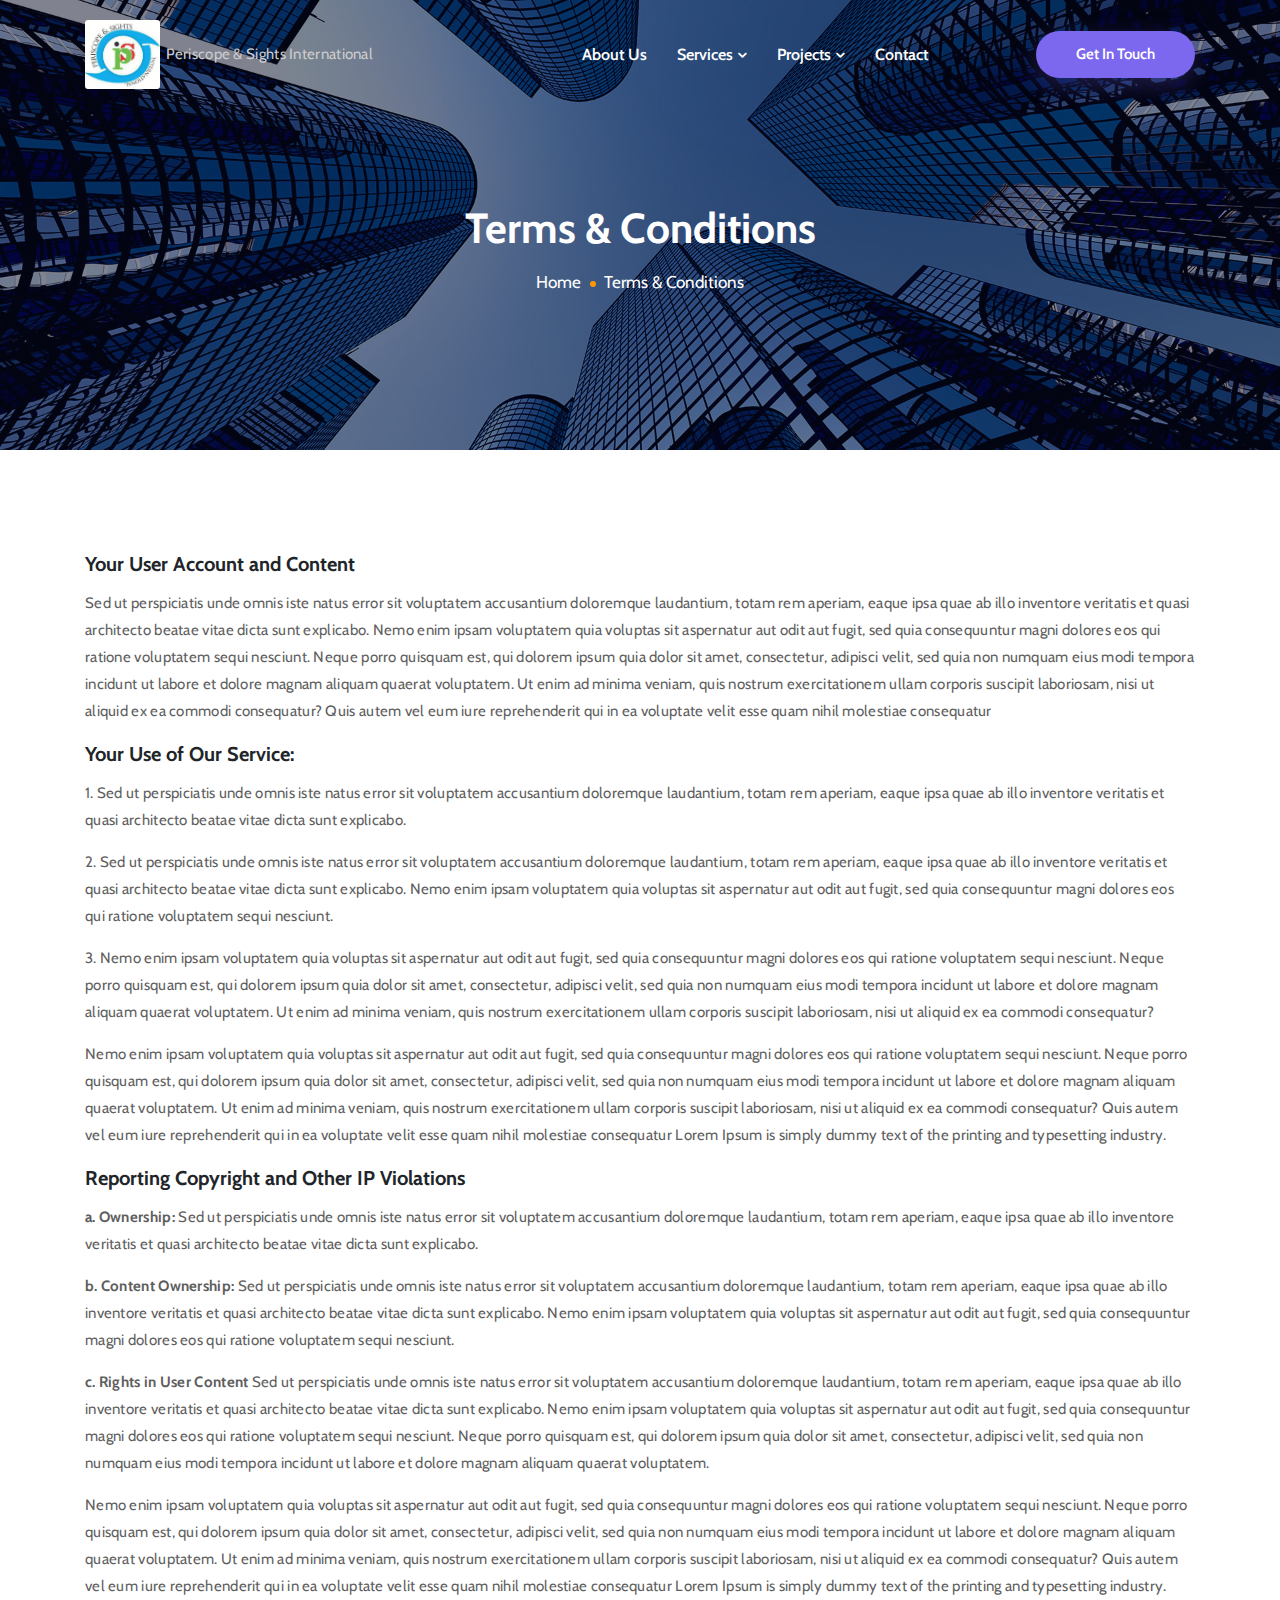
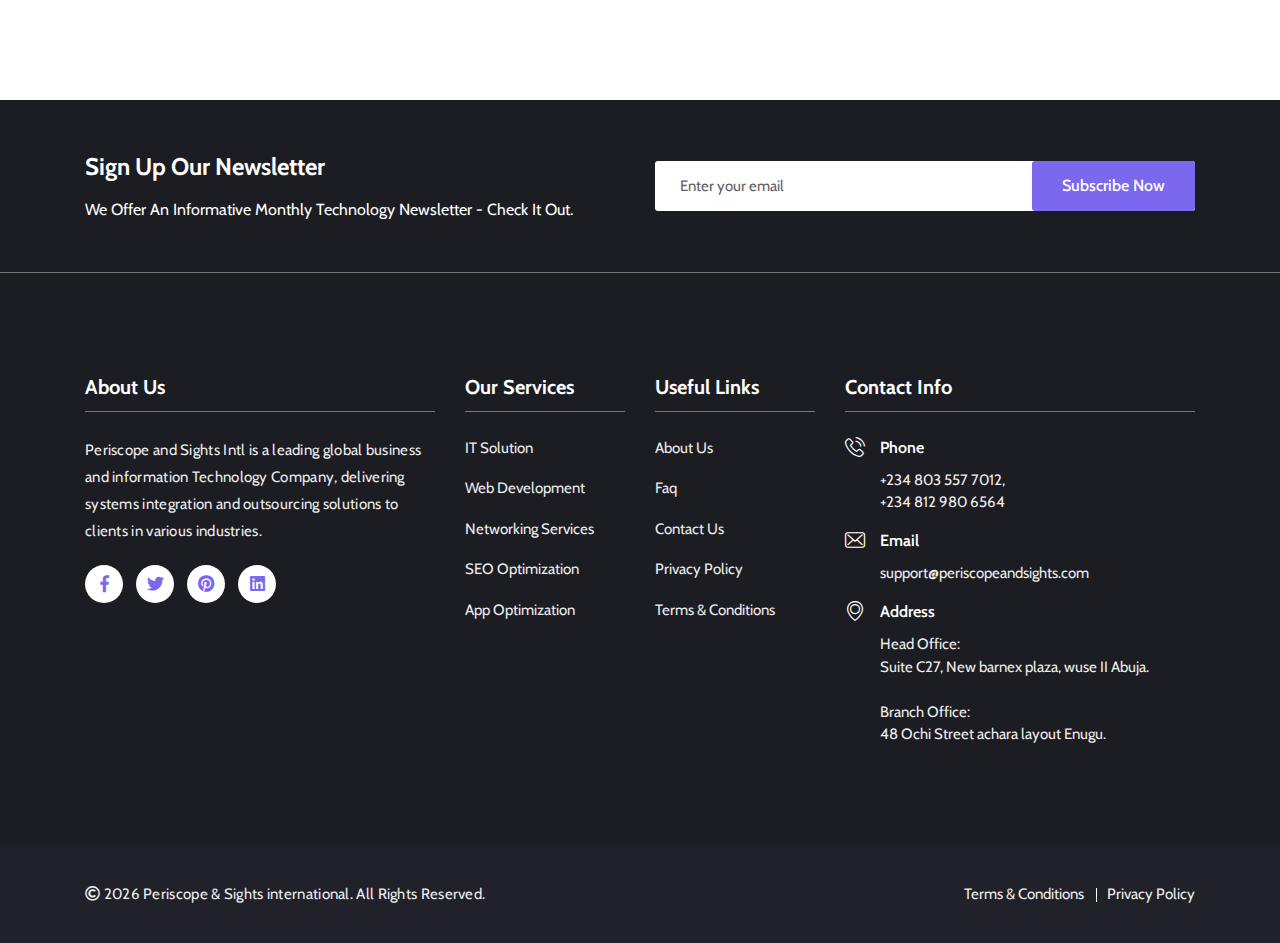
<file: terms-condition.html>
<!doctype html>
<html lang="en">

<head>
	<!-- Required meta tags -->
	<meta charset="utf-8">
	<meta name="viewport" content="width=device-width, initial-scale=1, shrink-to-fit=no">
	<!-- Title -->
	<title>Periscope &amp; Sights International</title>
	<!-- description -->
	<meta name="description" content="Periscope &amp; Sights - Software development company">
	<!-- Google Fonts -->
	<link href="https://fonts.googleapis.com/css2?family=Cabin:wght@400;500;600;700&amp;display=swap" rel="stylesheet">
	<!-- Favicon -->
	<link rel="icon" type="image/png" href="assets/img/favicon.png">
	<!-- Bootstrap Min CSS -->
	<link rel="stylesheet" href="assets/css/bootstrap.min.css">
	<!-- Animate Min CSS -->
	<link rel="stylesheet" href="assets/css/animate.min.css">
	<!-- FlatIcon CSS -->
	<link rel="stylesheet" href="assets/css/flaticon.css">
	<!-- Font Awesome Min CSS -->
	<link rel="stylesheet" href="assets/css/fontawesome.min.css">
	<!-- Mean Menu CSS -->
	<link rel="stylesheet" href="assets/css/meanmenu.css">
	<!-- Swiper Min CSS -->
	<link rel="stylesheet" href="assets/css/swiper.min.css">
	<!-- Owl Carousel Min CSS -->
	<link rel="stylesheet" href="assets/css/owl.carousel.min.css">
	<!-- Style CSS -->
	<link rel="stylesheet" href="assets/css/style.css">
	<!-- Responsive CSS -->
	<link rel="stylesheet" href="assets/css/responsive.css">
</head>

<body>

	<!-- Start Preloader Area -->
	<div class="preloader">
		<div class="loader">
			<div class="shadow"></div>
			<div class="box"></div>
		</div>
	</div>
	<!-- End Preloader Area -->
	
	<!-- Start Navbar Area -->
	<div class="navbar-area">
	    <div class="webtech-responsive-nav">
	        <div class="container">
	            <div class="webtech-responsive-menu">
	                <div class="logo" >
	                    <a href="index.html">
	                        <div style="display: flex; align-items: center;">
								<img src="assets/img/logo.png" class="white-logo" width="20%"  alt="logo">
								<p class="white-logo" style="color: #ccc; padding-left: 6px;">Periscope &amp; Sights International</p>
							</div>
							<div style="display: flex; align-items: center;">
								<img src="assets/img/logo.png" class="black-logo" width="20%" alt="logo">
								<p class="black-logo" style="color: #aaa; padding-left: 6px;">Periscope &amp; Sights International</p>
							</div>
	                    </a>
	                </div>
	            </div>
	        </div>
	    </div>
	    <div class="webtech-nav">
	        <div class="container">
	            <nav class="navbar navbar-expand-md navbar-light">
					<div class="logo" style="width: 35%; height: auto; overflow: hidden;">

						<a class="navbar-brand" href="index.html">
							<div style="display: flex; align-items: center;">
								<img src="assets/img/logo.png" class="white-logo" width="20%"  alt="logo">
								<p class="white-logo" style="color: #ccc; padding-left: 6px;">Periscope &amp; Sights International</p>
							</div>
							<div style="display: flex; align-items: center;">
								<img src="assets/img/logo.png" class="black-logo" width="20%" alt="logo">
								<p class="black-logo" style="color: #aaa; padding-left: 6px;">Periscope &amp; Sights International</p>
							</div>
						</a>
					</div>
	                <div class="collapse navbar-collapse mean-menu" id="navbarSupportedContent">
	                    <ul class="navbar-nav">
	                        <li class="nav-item">
	                            <a href="about.html" class="nav-link">About Us</a>
	                        </li>
	                        <li class="nav-item">
	                            <a href="#" class="nav-link">Services <i class="fas fa-chevron-down"></i></a>
	                            <ul class="dropdown-menu">
	                                <li class="nav-item">
	                                    <a href="services.html" class="nav-link">Services</a>
	                                </li>
	                                <li class="nav-item">
	                                    <a href="single-services.html" class="nav-link">Services Details</a>
	                                </li>
	                            </ul>
	                        </li>
	                        <li class="nav-item">
	                            <a href="#" class="nav-link">Projects <i class="fas fa-chevron-down"></i></a>
	                            <ul class="dropdown-menu">
	                                <li class="nav-item">
	                                    <a href="projects.html" class="nav-link">Projects</a>
	                                </li>
	                                <li class="nav-item">
	                                    <a href="single-projects.html" class="nav-link">Projects Details</a>
	                                </li>
	                            </ul>
	                        </li>
	                        <li class="nav-item">
	                            <a href="contact.html" class="nav-link">Contact</a>
	                        </li>
	                    </ul>
	                    <div class="other-option">
	                        <a class="default-btn" href="mailto:support@periscopeandsights.com">Get In Touch <span></span></a>
	                    </div>
	                </div>
	            </nav>
	        </div>
	    </div>
	</div>
	<!-- End Navbar Area -->
	
	<!-- Start Page Title Area -->
	<div class="page-title-area">
		<div class="d-table">
			<div class="d-table-cell">
				<div class="container">
					<div class="page-title-content">
						<h2>Terms & Conditions</h2>
						<ul>
							<li><a href="index.html">Home</a></li>
							<li>Terms & Conditions</li>
						</ul>
					</div>
				</div>
			</div>
		</div>
	</div>
	<!-- End Page Title Area -->
	
	<!-- Start Inner Privacy Policy Area -->
	<section class="privacy-policy ptb-100">
		<div class="container">
			<div class="single-privacy">
				<h3 class="mt-0">Your User Account and Content</h3>
				<p>Sed ut perspiciatis unde omnis iste natus error sit voluptatem accusantium doloremque laudantium, totam rem aperiam, eaque ipsa quae ab illo inventore veritatis et quasi architecto beatae vitae dicta sunt explicabo. Nemo enim ipsam voluptatem quia voluptas sit aspernatur aut odit aut fugit, sed quia consequuntur magni dolores eos qui ratione voluptatem sequi nesciunt. Neque porro quisquam est, qui dolorem ipsum quia dolor sit amet, consectetur, adipisci velit, sed quia non numquam eius modi tempora incidunt ut labore et dolore magnam aliquam quaerat voluptatem. Ut enim ad minima veniam, quis nostrum exercitationem ullam corporis suscipit laboriosam, nisi ut aliquid ex ea commodi consequatur? Quis autem vel eum iure reprehenderit qui in ea voluptate velit esse quam nihil molestiae consequatur</p>
				
				<h3>Your Use of Our Service:</h3>
				<p>1. Sed ut perspiciatis unde omnis iste natus error sit voluptatem accusantium doloremque laudantium, totam rem aperiam, eaque ipsa quae ab illo inventore veritatis et quasi architecto beatae vitae dicta sunt explicabo.</p>
				<p>2. Sed ut perspiciatis unde omnis iste natus error sit voluptatem accusantium doloremque laudantium, totam rem aperiam, eaque ipsa quae ab illo inventore veritatis et quasi architecto beatae vitae dicta sunt explicabo. Nemo enim ipsam voluptatem quia voluptas sit aspernatur aut odit aut fugit, sed quia consequuntur magni dolores eos qui ratione voluptatem sequi nesciunt.</p>
				<p>3. Nemo enim ipsam voluptatem quia voluptas sit aspernatur aut odit aut fugit, sed quia consequuntur magni dolores eos qui ratione voluptatem sequi nesciunt. Neque porro quisquam est, qui dolorem ipsum quia dolor sit amet, consectetur, adipisci velit, sed quia non numquam eius modi tempora incidunt ut labore et dolore magnam aliquam quaerat voluptatem. Ut enim ad minima veniam, quis nostrum exercitationem ullam corporis suscipit laboriosam, nisi ut aliquid ex ea commodi consequatur?</p>
				<p>Nemo enim ipsam voluptatem quia voluptas sit aspernatur aut odit aut fugit, sed quia consequuntur magni dolores eos qui ratione voluptatem sequi nesciunt. Neque porro quisquam est, qui dolorem ipsum quia dolor sit amet, consectetur, adipisci velit, sed quia non numquam eius modi tempora incidunt ut labore et dolore magnam aliquam quaerat voluptatem. Ut enim ad minima veniam, quis nostrum exercitationem ullam corporis suscipit laboriosam, nisi ut aliquid ex ea commodi consequatur? Quis autem vel eum iure reprehenderit qui in ea voluptate velit esse quam nihil molestiae consequatur Lorem Ipsum is simply dummy text of the printing and typesetting industry.</p>
				
				<h3>Reporting Copyright and Other IP Violations</h3>
				<p><strong>a. Ownership:</strong> Sed ut perspiciatis unde omnis iste natus error sit voluptatem accusantium doloremque laudantium, totam rem aperiam, eaque ipsa quae ab illo inventore veritatis et quasi architecto beatae vitae dicta sunt explicabo.</p>
				
				<p><strong>b. Content Ownership:</strong> Sed ut perspiciatis unde omnis iste natus error sit voluptatem accusantium doloremque laudantium, totam rem aperiam, eaque ipsa quae ab illo inventore veritatis et quasi architecto beatae vitae dicta sunt explicabo. Nemo enim ipsam voluptatem quia voluptas sit aspernatur aut odit aut fugit, sed quia consequuntur magni dolores eos qui ratione voluptatem sequi nesciunt.</p>
				
				<p><strong>c. Rights in User Content</strong> Sed ut perspiciatis unde omnis iste natus error sit voluptatem accusantium doloremque laudantium, totam rem aperiam, eaque ipsa quae ab illo inventore veritatis et quasi architecto beatae vitae dicta sunt explicabo. Nemo enim ipsam voluptatem quia voluptas sit aspernatur aut odit aut fugit, sed quia consequuntur magni dolores eos qui ratione voluptatem sequi nesciunt. Neque porro quisquam est, qui dolorem ipsum quia dolor sit amet, consectetur, adipisci velit, sed quia non numquam eius modi tempora incidunt ut labore et dolore magnam aliquam quaerat voluptatem.</p>
				
				<p>Nemo enim ipsam voluptatem quia voluptas sit aspernatur aut odit aut fugit, sed quia consequuntur magni dolores eos qui ratione voluptatem sequi nesciunt. Neque porro quisquam est, qui dolorem ipsum quia dolor sit amet, consectetur, adipisci velit, sed quia non numquam eius modi tempora incidunt ut labore et dolore magnam aliquam quaerat voluptatem. Ut enim ad minima veniam, quis nostrum exercitationem ullam corporis suscipit laboriosam, nisi ut aliquid ex ea commodi consequatur? Quis autem vel eum iure reprehenderit qui in ea voluptate velit esse quam nihil molestiae consequatur Lorem Ipsum is simply dummy text of the printing and typesetting industry.</p>
			</div>
		</div>
	</section>
	<!-- End Inner Privacy Policy Area -->
	
	<!-- Start Footer & Subscribe Section -->
	<section class="footer-subscribe-wrapper">
		<!-- Start Subscribe Area -->
		<div class="subscribe-area">
			<div class="container">
				<div class="row align-items-center">
					<div class="col-lg-6 col-md-6">
						<div class="subscribe-content">
							<h2>Sign Up Our Newsletter</h2>
							<span class="sub-title">We Offer An Informative Monthly Technology Newsletter - Check It Out.</span>
						</div>
					</div>
					<div class="col-lg-6 col-md-6">
						<form class="newsletter-form">
							<input type="email" class="input-newsletter" placeholder="Enter your email" name="EMAIL" required autocomplete="off">
							<button type="submit">Subscribe Now</button>
							<div id="validator-newsletter" class="form-result"></div>
						</form>
					</div>
				</div>
			</div>
		</div>
		<!-- End Subscribe Area -->
		<!-- Start Footer Area -->
		<div class="footer-area ptb-100">
			<div class="container">
				<div class="row">
					<div class="col-lg-4 col-md-6 col-sm-6">
						<div class="single-footer-widget">
							<div class="footer-heading">
								<h3>About Us</h3>
							</div>
							<p>Periscope and Sights Intl is a leading  global business and information Technology Company, delivering  systems integration and outsourcing solutions to clients in various industries.</p>
							<ul class="footer-social">
								<li>
									<a href="#"> <i class="fab fa-facebook-f"></i></a>
								</li>
								<li>
									<a href="#"> <i class="fab fa-twitter"></i></a>
								</li>
								<li>
									<a href="#"> <i class="fab fa-pinterest"></i></a>
								</li>
								<li>
									<a href="#"> <i class="fab fa-linkedin"></i></a>
								</li>
							</ul>
						</div>
					</div>
					<div class="col-lg-2 col-md-6 col-sm-6">
						<div class="single-footer-widget">
							<div class="footer-heading">
								<h3>Our Services</h3>
							</div>
							<ul class="footer-quick-links">
								<li> <a href="#">IT Solution</a></li>
								<li> <a href="#">Web Development</a></li>
								<li> <a href="#">Networking Services</a></li>
								<li> <a href="#">SEO Optimization</a></li>
								<li> <a href="#">App Optimization</a></li>
							</ul>
						</div>
					</div>
					<div class="col-lg-2 col-md-6 col-sm-6">
						<div class="single-footer-widget">
							<div class="footer-heading">
								<h3>Useful Links</h3>
							</div>
							<ul class="footer-quick-links">
								<li><a href="about.html">About Us</a></li>
								<li><a href="faq.html">Faq</a></li>
								<li><a href="contact.html">Contact Us</a></li>
								<li><a href="privacy-policy.html">Privacy Policy</a></li>
								<li><a href="terms-condition.html">Terms & Conditions</a></li>
							</ul>
						</div>
					</div>
					<div class="col-lg-4 col-md-6 col-sm-6">
						<div class="single-footer-widget">
							<div class="footer-heading">
								<h3>Contact Info</h3>
							</div>
							<div class="footer-info-contact"> <i class="flaticon-phone-call"></i>
								<h3>Phone</h3>
								<span><a href="tel:+234 803 557 7012">+234 803 557 7012, </a></span> <br>
								<span><a href="tel:+234 812 980 6564">+234 812 980 6564</a></span>
							</div>
							<div class="footer-info-contact"> <i class="flaticon-envelope"></i>
								<h3>Email</h3>
								<span><a href="mailto:support@periscopeandsights.com">support@periscopeandsights.com</a></span>
							</div>
							<div class="footer-info-contact"> <i class="flaticon-placeholder"></i>
								<h3>Address</h3>
								<span>
									Head Office:
								</span> <br>
								<span>
									Suite C27, New barnex plaza, wuse II Abuja. 
								</span><br><br>
								<span>
									Branch Office:
								</span> <br>
								<span>
									48 Ochi Street achara layout Enugu.
								</span>
							</div>
						</div>
					</div>
				</div>
			</div>
		</div>
		<!-- End Footer Section -->
	</section>
	<!-- End Footer & Subscribe Section -->
	
	<!-- Start Copy Right Section -->
	<div class="copyright-area">
		<div class="container">
			<div class="row align-items-center">
				<div class="col-lg-6 col-md-6">
					<p> <i class="far fa-copyright"></i> <script>
						document.write(new Date().getFullYear());
					</script> Periscope &amp; Sights international. All Rights Reserved.</p>
				</div>
				<div class="col-lg-6 col-md-6">
					<ul>
						<li> <a href="terms-condition.html">Terms & Conditions</a></li>
						<li> <a href="privacy-policy.html">Privacy Policy</a></li>
					</ul>
				</div>
			</div>
		</div>
	</div>
	<!-- End Copy Right Section -->
	
	<!-- Start Go Top Section -->
	<div class="go-top">
		<i class="fas fa-chevron-up"></i>
		<i class="fas fa-chevron-up"></i>
	</div>
	<!-- End Go Top Section -->
	
	<!-- jQuery Min JS -->
	<script src="assets/js/jquery.min.js"></script>
	<!-- Popper Min JS -->
	<script src="assets/js/popper.min.js"></script>
	<!-- Bootstrap Min JS -->
	<script src="assets/js/bootstrap.min.js"></script>
	<!-- Mean Menu JS -->
	<script src="assets/js/jquery.meanmenu.js"></script>
	<!-- Appear Min JS -->
	<script src="assets/js/jquery.appear.min.js"></script>
	<!-- CounterUp Min JS -->
	<script src="assets/js/jquery.waypoints.min.js"></script>
	<script src="assets/js/jquery.counterup.min.js"></script>
	<!-- Owl Carousel Min JS -->
	<script src="assets/js/owl.carousel.min.js"></script>
	<!-- Swiper Min JS -->
	<script src="assets/js/swiper.min.js"></script>
	<!-- WOW Min JS -->
	<script src="assets/js/wow.min.js"></script>
	<!-- Main JS -->
	<script src="assets/js/main.js"></script>
	
</body>


<!-- Mirrored from cutesolution.com/html/webtech/terms-condition.html by HTTrack Website Copier/3.x [XR&CO'2014], Tue, 21 Feb 2023 09:34:40 GMT -->
</html>
</file>
<file: assets/css/flaticon.css>
@font-face {
    font-family: "flaticon";
    src: url("../fonts/flaticonc29e.ttf?b014d13cd529ac70e334da0872eecc24") format("truetype"),
	url("../fonts/flaticonc29e.woff?b014d13cd529ac70e334da0872eecc24") format("woff"),
	url("../fonts/flaticonc29e.woff2?b014d13cd529ac70e334da0872eecc24") format("woff2"),
	url("../fonts/flaticonc29e.eot?b014d13cd529ac70e334da0872eecc24#iefix") format("embedded-opentype"),
	url("../fonts/flaticonc29e.svg?b014d13cd529ac70e334da0872eecc24#flaticon") format("svg");
}

i[class^="flaticon-"]:before, i[class*=" flaticon-"]:before {
    font-family: flaticon !important;
    font-style: normal;
    font-weight: normal !important;
    font-variant: normal;
    text-transform: none;
    line-height: 1;
    -webkit-font-smoothing: antialiased;
    -moz-osx-font-smoothing: grayscale;
}

.flaticon-computer:before {
    content: "\f101";
}
.flaticon-chip:before {
    content: "\f102";
}
.flaticon-code:before {
    content: "\f103";
}
.flaticon-programming:before {
    content: "\f104";
}
.flaticon-cloud:before {
    content: "\f105";
}
.flaticon-brain:before {
    content: "\f106";
}
.flaticon-project-management:before {
    content: "\f107";
}
.flaticon-cpu:before {
    content: "\f108";
}
.flaticon-technical-support:before {
    content: "\f109";
}
.flaticon-chip-1:before {
    content: "\f10a";
}
.flaticon-brain-1:before {
    content: "\f10b";
}
.flaticon-settings:before {
    content: "\f10c";
}
.flaticon-coding:before {
    content: "\f10d";
}
.flaticon-targeted-marketing:before {
    content: "\f10e";
}
.flaticon-protection:before {
    content: "\f10f";
}
.flaticon-analysis:before {
    content: "\f110";
}
.flaticon-server:before {
    content: "\f111";
}
.flaticon-cpu-1:before {
    content: "\f112";
}
.flaticon-artificial-intelligence:before {
    content: "\f113";
}
.flaticon-super-intelligence:before {
    content: "\f114";
}
.flaticon-chip-2:before {
    content: "\f115";
}
.flaticon-light-bulb:before {
    content: "\f116";
}
.flaticon-cloud-computing:before {
    content: "\f117";
}
.flaticon-innovation:before {
    content: "\f118";
}
.flaticon-creative:before {
    content: "\f119";
}
.flaticon-stats:before {
    content: "\f11a";
}
.flaticon-business:before {
    content: "\f11b";
}
.flaticon-thumbs-up:before {
    content: "\f11c";
}
.flaticon-puzzle:before {
    content: "\f11d";
}
.flaticon-idea:before {
    content: "\f11e";
}
.flaticon-analytics:before {
    content: "\f11f";
}
.flaticon-development:before {
    content: "\f120";
}
.flaticon-certificate:before {
    content: "\f121";
}
.flaticon-gears:before {
    content: "\f122";
}
.flaticon-medal:before {
    content: "\f123";
}
.flaticon-mobile-app:before {
    content: "\f124";
}
.flaticon-phone-call:before {
    content: "\f125";
}
.flaticon-call:before {
    content: "\f126";
}
.flaticon-envelope:before {
    content: "\f127";
}
.flaticon-email:before {
    content: "\f128";
}
.flaticon-placeholder:before {
    content: "\f129";
}
.flaticon-location:before {
    content: "\f12a";
}
.flaticon-download:before {
    content: "\f12b";
}
</file>
<file: assets/css/style.css>
/*****************************************************************
    Template Name    : Webtech - Web Development Services HTML5 Template
    Author           : Cute Themes
    Version          : 1.0
    Created          : 2022
    File Description : Main css file of the template
*****************************************************************/

/*****************************************************************

** - 01 - Default CSS
** - 02 - Preloader Area CSS
** - 03 - Navbar Area CSS
** - 04 - Home + Slider Area CSS
** - 05 - About Section CSS
** - 06 - Services Section CSS
** - 07 - Counter Section CSS
** - 08 - Work Process Section CSS
** - 09 - Overview Section CSS
** - 10 - Project Section CSS
** - 11 - Testimonial Section CSS
** - 12 - Team Section CSS
** - 13 - Hire Section CSS
** - 14 - Partner Section CSS
** - 15 - Blog Section CSS
** - 16 - Subscribe Section CSS
** - 17 - Other Page Banner Title Area CSS
** - 18 - Projects Details Page CSS
** - 19 - Pricing Page CSS
** - 20 - 404 Error Page CSS
** - 21 - Faq Page CSS
** - 22 - Coming Soon Page CSS
** - 23 - Contact Page CSS
** - 24 - Single Services Page Details CSS
** - 25 - Blog Details Page CSS
** - 26 - Blog Page Sidebar Widget CSS
** - 27 - Blog Page Number Pagination CSS
** - 28 - Terms & Conditions - Privacy Policy Page CSS
** - 29 - All Page Footer Section CSS
** - 30 - Page Copyright Section CSS

*****************************************************************/

/**************************************
 ** - 01 - Default CSS
 **************************************/

body {
	padding: 0;
	margin: 0;
	font-size: 15px;
	font-family: 'Cabin', sans-serif;
}

img {
	max-width: 100%;
	height: auto;
	border-radius: 3px;
}

button {
	outline: 0 !important;
}

dl, ol, ul {
    padding: 0;
    margin: 0;
    list-style: none;
}

.d-table {
	width: 100%;
	height: 100%;
}

.d-table-cell {
	vertical-align: middle;
}

.ptb-100 {
	padding-top: 100px;
	padding-bottom: 100px;
}

.pb-50 {
	padding-bottom: 50px;
}
.pb-70 {
	padding-bottom: 70px;
}

.pb-100 {
	padding-bottom: 100px;
}

.pt-50 {
	padding-top: 50px;
}
.pt-70 {
	padding-top: 70px;
}
.pt-100 {
	padding-top: 100px;
}

.bg-grey {
	background-color: #fafbfc;
}

.section-padding {
	padding: 100px 0;
}

a {
	text-decoration: none;
	-webkit-transition: 0.4s;
	transition: 0.4s;
	outline: 0 !important;
	color: #0b0b31;
}

a:hover {
	text-decoration: none;
	color: #7b68ee;
}

.h1, .h2, .h3, .h4, .h5, .h6, h1, h2, h3, h4, h5, h6 {
	font-weight: 700;
	line-height: 1.4;
	font-family: 'Cabin', sans-serif;
}

p {
	font-size: 15px;
	line-height: 1.8;
	color: #5f5f5f;
	margin-bottom: 15px;
	font-weight: 400;
	letter-spacing: 0.3px;
	font-family: 'Cabin', sans-serif;
}

p:last-child {
	margin-bottom: 0;
}

.default-btn {
	border: none;
	position: relative;
	display: inline-block;
	text-align: center;
	overflow: hidden;
	z-index: 1;
	color: #ffffff;
	background-color: #7b68ee;
	-webkit-transition: 0.4s;
	transition: 0.4s;
	border-radius: 30px;
	font-weight: 600;
	font-size: 15px;
	padding-left: 40px;
	padding-right: 40px;
	padding-top: 12px;
	padding-bottom: 12px;
	box-shadow: 0 7px 25px rgb(123,104,238,0.25);
}

.default-btn span {
	position: absolute;
	display: block;
	width: 0;
	height: 0;
	border-radius: 50%;
	background-color: #3e57d0;
	-webkit-transition: width 0.5s ease-in-out, height 0.5s ease-in-out;
	transition: width 0.5s ease-in-out, height 0.5s ease-in-out;
	-webkit-transform: translate(-50%, -50%);
	transform: translate(-50%, -50%);
	z-index: -1;
	border-radius: 30px;
}

.default-btn:hover, .default-btn:focus {
	color: #ffffff;
}

.default-btn:hover span, .default-btn:focus span {
	width: 225%;
	height: 562.5px;
}

.default-btn-one {
	border: none;
	position: relative;
	display: inline-block;
	text-align: center;
	overflow: hidden;
	z-index: 1;
	color: #7b68ee;
	background-color: #ffffff;
	border-radius: 30px;
	font-weight: 600;
	font-size: 15px;
	padding-left: 35px;
	padding-right: 35px;
	padding-top: 12px;
	padding-bottom: 12px;
	margin-right: 20px;
	box-shadow: 0 7px 25px rgb(123,104,238,0.25);
	-webkit-transition: 0.4s;
	transition: 0.4s;
}

.default-btn-one span {
	position: absolute;
	display: block;
	width: 0;
	height: 0;
	border-radius: 50%;
	background-color: #3e57d0;
	-webkit-transition: width 0.5s ease-in-out, height 0.5s ease-in-out;
	transition: width 0.5s ease-in-out, height 0.5s ease-in-out;
	-webkit-transform: translate(-50%, -50%);
	transform: translate(-50%, -50%);
	z-index: -1;
	border-radius: 30px;
}

.default-btn-one:hover, .default-btn-one:focus {
	color: #ffffff;
}

.default-btn-one:hover span, .default-btn-one:focus span {
	width: 225%;
	height: 562.5px;
}

.section-title {
	text-align: center;
	margin-bottom: 65px;
	line-height: 1.5;
}

.section-title h6 {
	font-size: 16px;
	font-weight: 700;
	color: #FF9800;
	letter-spacing: 0.5px;
	text-transform: uppercase;
}

.section-title h2 {
	font-size: 40px;
	color: #0b0b31;
	margin: 10px 0 0 0;
	font-weight: 700;
}

.color-text {
    color: #7b68ee;
}

.valign {
	display: -webkit-box;
	display: -ms-flexbox;
	display: flex;
	-webkit-box-align: center;
	-ms-flex-align: center;
	align-items: center;
}

/* [ Start Overlay ] */
[data-overlay-dark],
[data-overlay-light] {
	position: relative;
}

[data-overlay-dark] .container,
[data-overlay-light] .container {
	position: relative;
	z-index: 2;
}

[data-overlay-dark]:before,
[data-overlay-light]:before {
	content: '';
	position: absolute;
	width: 100%;
	height: 100%;
	top: 0;
	left: 0;
	z-index: 1;
}

[data-overlay-dark]:before {
	background: #02050b;
}

[data-overlay-light]:before {
	background: #fff;
}

[data-overlay-dark] h1,
[data-overlay-dark] h2,
[data-overlay-dark] h3,
[data-overlay-dark] h4,
[data-overlay-dark] h5,
[data-overlay-dark] h6,
[data-overlay-dark] span,
.bg-dark h1,
.bg-dark h2,
.bg-dark h3,
.bg-dark h4,
.bg-dark h5,
.bg-dark h6,
.bg-dark span,
.bg-color h1,
.bg-color h2,
.bg-color h3,
.bg-color h4,
.bg-color h5,
.bg-color h6,
.bg-color span {
	color: #fff;
}

[data-overlay-dark] p,
.bg-dark p,
.bg-color p {
	color: #dad6d6;
}

[data-overlay-dark="0"]:before,
[data-overlay-light="0"]:before {
	opacity: 0;
}

[data-overlay-dark="1"]:before,
[data-overlay-light="1"]:before {
	opacity: .1;
}

[data-overlay-dark="2"]:before,
[data-overlay-light="2"]:before {
	opacity: .2;
}

[data-overlay-dark="3"]:before,
[data-overlay-light="3"]:before {
	opacity: .3;
}

[data-overlay-dark="4"]:before,
[data-overlay-light="4"]:before {
	opacity: .4;
}

[data-overlay-dark="5"]:before,
[data-overlay-light="5"]:before {
	opacity: .5;
}

[data-overlay-dark="6"]:before,
[data-overlay-light="6"]:before {
	opacity: .6;
}

[data-overlay-dark="7"]:before,
[data-overlay-light="7"]:before {
	opacity: .7;
}

[data-overlay-dark="8"]:before,
[data-overlay-light="8"]:before {
	opacity: .8;
}

[data-overlay-dark="9"]:before,
[data-overlay-light="9"]:before,
[data-overlay-color="9"]:before {
	opacity: .9;
}

[data-overlay-dark="10"]:before,
[data-overlay-light="10"]:before {
	opacity: 1;
}
/* [ End Overlay ] */

/*****************************************
 ** - 00 -  Go Top CSS
 ******************************************/
.go-top {
	position: fixed;
	cursor: pointer;
	top: 0;
	right: 30px;
	color: #ffffff;
	background-color: #7b68ee;
	z-index: 4;
	width: 45px;
	text-align: center;
	height: 45px;
	line-height: 45px;
	opacity: 0;
	visibility: hidden;
	-webkit-transition: .9s;
	transition: .9s;
	border-radius: 3px;
}

.go-top.active {
	top: 95%;
	-webkit-transform: translateY(-98%);
	transform: translateY(-98%);
	opacity: 1;
	visibility: visible;
}

.go-top i {
	position: absolute;
	top: 50%;
	-webkit-transform: translateY(-50%);
	transform: translateY(-50%);
	left: 0;
	right: 0;
	margin: 0 auto;
	-webkit-transition: 0.4s;
	transition: 0.4s;
}

.go-top i:last-child {
	opacity: 0;
	visibility: hidden;
	top: 60%;
}

.go-top::before {
	content: '';
	position: absolute;
	top: 0;
	left: 0;
	width: 100%;
	height: 100%;
	z-index: -1;
	background: #0b0b31;
	opacity: 0;
	visibility: hidden;
	-webkit-transition: 0.4s;
	transition: 0.4s;
	border-radius: 3px;
}

.go-top:hover, .go-top:focus {
	color: #ffffff;
}

.go-top:hover::before, .go-top:focus::before {
	opacity: 1;
	visibility: visible;
}

.go-top:hover i:first-child, .go-top:focus i:first-child {
	opacity: 0;
	top: 0;
	visibility: hidden;
}

.go-top:hover i:last-child, .go-top:focus i:last-child {
	opacity: 1;
	visibility: visible;
	top: 50%;
}

/**************************************
 ** - 02 - Preloader Area CSS
 **************************************/
.preloader {
	position: fixed;
	width: 100%;
	height: 100%;
	z-index: 99999;
	background: transparent;
	top: 0;
	left: 0;
}

.preloader .loader {
	position: absolute;
	top: 43%;
	left: 0;
	right: 0;
	-webkit-transform: translateY(-43%);
	transform: translateY(-43%);
	text-align: center;
	margin: 0 auto;
	width: 50px;
	height: 50px;
	-webkit-transition: 0.4s;
	transition: 0.4s;
}

.preloader .loader .box {
	width: 100%;
	height: 100%;
	background: #ffffff;
	-webkit-animation: animate .5s linear infinite;
	animation: animate .5s linear infinite;
	position: absolute;
	top: 0;
	left: 0;
	border-radius: 3px;
}

.preloader .loader .shadow {
	width: 100%;
	height: 5px;
	background: #000000;
	opacity: 0.1;
	position: absolute;
	top: 59px;
	left: 0;
	border-radius: 50%;
	-webkit-animation: shadow .5s linear infinite;
	animation: shadow .5s linear infinite;
}

.preloader::before, .preloader::after {
	content: '';
	position: absolute;
	left: 0;
	top: 0;
	width: 60%;
	height: 100%;
	z-index: -1;
	background: #7b68ee;
	-webkit-transition: .9s;
	transition: .9s;
}

.preloader::after {
	left: auto;
	right: 0;
}

.preloader.preloader-deactivate {
	visibility: hidden;
}

.preloader.preloader-deactivate::after, .preloader.preloader-deactivate::before {
	width: 0;
}

.preloader.preloader-deactivate .loader {
	opacity: 0;
	visibility: hidden;
}

@-webkit-keyframes loader {
	0% {
		left: -100px;
	}

	100% {
		left: 110%;
	}
}

@keyframes loader {
	0% {
		left: -100px;
	}

	100% {
		left: 110%;
	}
}

@-webkit-keyframes animate {
	17% {
		border-bottom-right-radius: 3px;
	}

	25% {
		-webkit-transform: translateY(9px) rotate(22.5deg);
		transform: translateY(9px) rotate(22.5deg);
	}

	50% {
		-webkit-transform: translateY(18px) scale(1, 0.9) rotate(45deg);
		transform: translateY(18px) scale(1, 0.9) rotate(45deg);
		border-bottom-right-radius: 40px;
	}

	75% {
		-webkit-transform: translateY(9px) rotate(67.5deg);
		transform: translateY(9px) rotate(67.5deg);
	}

	100% {
		-webkit-transform: translateY(0) rotate(90deg);
		transform: translateY(0) rotate(90deg);
	}
}

@keyframes animate {
	17% {
		border-bottom-right-radius: 3px;
	}

	25% {
		-webkit-transform: translateY(9px) rotate(22.5deg);
		transform: translateY(9px) rotate(22.5deg);
	}

	50% {
		-webkit-transform: translateY(18px) scale(1, 0.9) rotate(45deg);
		transform: translateY(18px) scale(1, 0.9) rotate(45deg);
		border-bottom-right-radius: 40px;
	}

	75% {
		-webkit-transform: translateY(9px) rotate(67.5deg);
		transform: translateY(9px) rotate(67.5deg);
	}

	100% {
		-webkit-transform: translateY(0) rotate(90deg);
		transform: translateY(0) rotate(90deg);
	}
}

@-webkit-keyframes shadow {
	50% {
		-webkit-transform: scale(1.2, 1);
		transform: scale(1.2, 1);
	}
}

@keyframes shadow {
	50% {
		-webkit-transform: scale(1.2, 1);
		transform: scale(1.2, 1);
	}
}

/**************************************
 ** - 03 - Navbar Area CSS
 **************************************/
.webtech-responsive-nav {
	display: none;
}

.webtech-nav {
	background-color: transparent;
	padding-top: 15px;
	padding-bottom: 15px;
	padding-right: 0;
	padding-left: 0;
}

.webtech-nav .navbar {
	padding-right: 0;
	padding-top: 0;
	padding-left: 0;
	padding-bottom: 0;
}

.webtech-nav .navbar ul {
	padding-left: 0;
	list-style-type: none;
	margin-bottom: 0;
}

.webtech-nav .navbar .navbar-nav {
	margin: auto;
}

.webtech-nav .navbar .navbar-nav .nav-item {
	position: relative;
	padding-top: 15px;
	padding-bottom: 15px;
	padding-left: 0;
	padding-right: 0;
}

.webtech-nav .navbar .navbar-nav .nav-item a {
	font-size: 16px;
	font-weight: 600;
	color: #ffffff;
	text-transform: capitalize;
	padding-left: 0;
	padding-right: 0;
	padding-top: 0;
	padding-bottom: 0;
	margin-left: 15px;
	margin-right: 15px;
}

.webtech-nav .navbar .navbar-nav .nav-item a:hover, .webtech-nav .navbar .navbar-nav .nav-item a:focus, .webtech-nav .navbar .navbar-nav .nav-item a.active {
	color: #7b68ee;
}

.webtech-nav .navbar .navbar-nav .nav-item a i {
	font-size: 10px;
	position: relative;
	top: -1px;
	margin-left: 1px;
}

.webtech-nav .navbar .navbar-nav .nav-item:last-child a {
	margin-right: 0;
}

.webtech-nav .navbar .navbar-nav .nav-item:first-child a {
	margin-left: 0;
}

.webtech-nav .navbar .navbar-nav .nav-item:hover a, .webtech-nav .navbar .navbar-nav .nav-item:focus a, .webtech-nav .navbar .navbar-nav .nav-item.active a {
	color: #7b68ee;
}

.webtech-nav .navbar .navbar-nav .nav-item .dropdown-menu {
	-webkit-box-shadow: 0px 0px 15px 0px rgba(0, 0, 0, 0.1);
	box-shadow: 0px 0px 15px 0px rgba(0, 0, 0, 0.1);
	background: #ffffff;
	position: absolute;
	border: none;
	top: 80px;
	left: 0;
	width: 230px;
	z-index: 99;
	display: block;
	opacity: 0;
	visibility: hidden;
	border-radius: 3px;
	-webkit-transition: all 0.3s ease-in-out;
	transition: all 0.3s ease-in-out;
	padding: 0px;
	overflow: hidden;
}

.webtech-nav .navbar .navbar-nav .nav-item .dropdown-menu li {
	padding: 0;
	border-bottom: 1px solid #f1f1f1;
}
.webtech-nav .navbar .navbar-nav .nav-item .dropdown-menu li:last-child {
	border-bottom: 0px solid transparent;
}

.webtech-nav .navbar .navbar-nav .nav-item .dropdown-menu li a {
	text-transform: capitalize;
	padding: 10px 15px;
	margin: 0;
	position: relative;
	color: #0b0b31;
	font-size: 15.5px;
	font-weight: 500;
}

.webtech-nav .navbar .navbar-nav .nav-item .dropdown-menu li a:hover, .webtech-nav .navbar .navbar-nav .nav-item .dropdown-menu li a:focus, .webtech-nav .navbar .navbar-nav .nav-item .dropdown-menu li a.active {
	color: #ffffff;
	background: #7b68ee;
}

.webtech-nav .navbar .navbar-nav .nav-item .dropdown-menu li .dropdown-menu {
	left: -245px;
	top: 0;
	opacity: 0;
	visibility: hidden;
}

.webtech-nav .navbar .navbar-nav .nav-item .dropdown-menu li .dropdown-menu li a {
	color: #696997;
}

.webtech-nav .navbar .navbar-nav .nav-item .dropdown-menu li .dropdown-menu li a:hover, .webtech-nav .navbar .navbar-nav .nav-item .dropdown-menu li .dropdown-menu li a:focus, .webtech-nav .navbar .navbar-nav .nav-item .dropdown-menu li .dropdown-menu li a.active {
	color: #7b68ee;
}

.webtech-nav .navbar .navbar-nav .nav-item .dropdown-menu li .dropdown-menu li .dropdown-menu {
	left: -245px;
	top: 0;
	opacity: 0;
	visibility: hidden;
}

.webtech-nav .navbar .navbar-nav .nav-item .dropdown-menu li .dropdown-menu li .dropdown-menu li a {
	color: #696997;
	text-transform: capitalize;
}

.webtech-nav .navbar .navbar-nav .nav-item .dropdown-menu li .dropdown-menu li .dropdown-menu li a:hover, .webtech-nav .navbar .navbar-nav .nav-item .dropdown-menu li .dropdown-menu li .dropdown-menu li a:focus, .webtech-nav .navbar .navbar-nav .nav-item .dropdown-menu li .dropdown-menu li .dropdown-menu li a.active {
	color: #7b68ee;
}

.webtech-nav .navbar .navbar-nav .nav-item .dropdown-menu li .dropdown-menu li .dropdown-menu li .dropdown-menu {
	left: -245px;
	top: 0;
	opacity: 0;
	visibility: hidden;
}

.webtech-nav .navbar .navbar-nav .nav-item .dropdown-menu li .dropdown-menu li .dropdown-menu li .dropdown-menu li a {
	color: #696997;
	text-transform: capitalize;
}

.webtech-nav .navbar .navbar-nav .nav-item .dropdown-menu li .dropdown-menu li .dropdown-menu li .dropdown-menu li a:hover, .webtech-nav .navbar .navbar-nav .nav-item .dropdown-menu li .dropdown-menu li .dropdown-menu li .dropdown-menu li a:focus, .webtech-nav .navbar .navbar-nav .nav-item .dropdown-menu li .dropdown-menu li .dropdown-menu li .dropdown-menu li a.active {
	color: #7b68ee;
}

.webtech-nav .navbar .navbar-nav .nav-item .dropdown-menu li .dropdown-menu li .dropdown-menu li .dropdown-menu li .dropdown-menu {
	left: 195px;
	top: 0;
	opacity: 0;
	visibility: hidden;
}

.webtech-nav .navbar .navbar-nav .nav-item .dropdown-menu li .dropdown-menu li .dropdown-menu li .dropdown-menu li .dropdown-menu li a {
	color: #696997;
	text-transform: capitalize;
}

.webtech-nav .navbar .navbar-nav .nav-item .dropdown-menu li .dropdown-menu li .dropdown-menu li .dropdown-menu li .dropdown-menu li a:hover, .webtech-nav .navbar .navbar-nav .nav-item .dropdown-menu li .dropdown-menu li .dropdown-menu li .dropdown-menu li .dropdown-menu li a:focus, .webtech-nav .navbar .navbar-nav .nav-item .dropdown-menu li .dropdown-menu li .dropdown-menu li .dropdown-menu li .dropdown-menu li a.active {
	color: #7b68ee;
}

.webtech-nav .navbar .navbar-nav .nav-item .dropdown-menu li .dropdown-menu li .dropdown-menu li .dropdown-menu li .dropdown-menu li .dropdown-menu {
	left: 195px;
	top: 0;
	opacity: 0;
	visibility: hidden;
}

.webtech-nav .navbar .navbar-nav .nav-item .dropdown-menu li .dropdown-menu li .dropdown-menu li .dropdown-menu li .dropdown-menu li .dropdown-menu li a {
	color: #696997;
	text-transform: capitalize;
}

.webtech-nav .navbar .navbar-nav .nav-item .dropdown-menu li .dropdown-menu li .dropdown-menu li .dropdown-menu li .dropdown-menu li .dropdown-menu li a:hover, .webtech-nav .navbar .navbar-nav .nav-item .dropdown-menu li .dropdown-menu li .dropdown-menu li .dropdown-menu li .dropdown-menu li .dropdown-menu li a:focus, .webtech-nav .navbar .navbar-nav .nav-item .dropdown-menu li .dropdown-menu li .dropdown-menu li .dropdown-menu li .dropdown-menu li .dropdown-menu li a.active {
	color: #7b68ee;
}

.webtech-nav .navbar .navbar-nav .nav-item .dropdown-menu li .dropdown-menu li .dropdown-menu li .dropdown-menu li .dropdown-menu li .dropdown-menu li .dropdown-menu {
	left: 195px;
	top: 0;
	opacity: 0;
	visibility: hidden;
}

.webtech-nav .navbar .navbar-nav .nav-item .dropdown-menu li .dropdown-menu li .dropdown-menu li .dropdown-menu li .dropdown-menu li .dropdown-menu li .dropdown-menu li a {
	color: #696997;
	text-transform: capitalize;
}

.webtech-nav .navbar .navbar-nav .nav-item .dropdown-menu li .dropdown-menu li .dropdown-menu li .dropdown-menu li .dropdown-menu li .dropdown-menu li .dropdown-menu li a:hover, .webtech-nav .navbar .navbar-nav .nav-item .dropdown-menu li .dropdown-menu li .dropdown-menu li .dropdown-menu li .dropdown-menu li .dropdown-menu li .dropdown-menu li a:focus, .webtech-nav .navbar .navbar-nav .nav-item .dropdown-menu li .dropdown-menu li .dropdown-menu li .dropdown-menu li .dropdown-menu li .dropdown-menu li .dropdown-menu li a.active {
	color: #7b68ee;
}

.webtech-nav .navbar .navbar-nav .nav-item .dropdown-menu li .dropdown-menu li .dropdown-menu li .dropdown-menu li .dropdown-menu li .dropdown-menu li.active a {
	color: #7b68ee;
}

.webtech-nav .navbar .navbar-nav .nav-item .dropdown-menu li .dropdown-menu li .dropdown-menu li .dropdown-menu li .dropdown-menu li .dropdown-menu li:hover .dropdown-menu {
	opacity: 1;
	visibility: visible;
	top: -15px;
	-webkit-transition: 0.4s;
	transition: 0.4s;
}

.webtech-nav .navbar .navbar-nav .nav-item .dropdown-menu li .dropdown-menu li .dropdown-menu li .dropdown-menu li .dropdown-menu li.active a {
	color: #7b68ee;
}

.webtech-nav .navbar .navbar-nav .nav-item .dropdown-menu li .dropdown-menu li .dropdown-menu li .dropdown-menu li .dropdown-menu li:hover .dropdown-menu {
	opacity: 1;
	visibility: visible;
	top: -15px;
	-webkit-transition: 0.4s;
	transition: 0.4s;
}

.webtech-nav .navbar .navbar-nav .nav-item .dropdown-menu li .dropdown-menu li .dropdown-menu li .dropdown-menu li.active a {
	color: #7b68ee;
}

.webtech-nav .navbar .navbar-nav .nav-item .dropdown-menu li .dropdown-menu li .dropdown-menu li .dropdown-menu li:hover .dropdown-menu {
	opacity: 1;
	visibility: visible;
	top: -15px;
	-webkit-transition: 0.4s;
	transition: 0.4s;
}

.webtech-nav .navbar .navbar-nav .nav-item .dropdown-menu li .dropdown-menu li .dropdown-menu li.active a {
	color: #7b68ee;
}

.webtech-nav .navbar .navbar-nav .nav-item .dropdown-menu li .dropdown-menu li .dropdown-menu li:hover .dropdown-menu {
	opacity: 1;
	visibility: visible;
	top: -15px;
	-webkit-transition: 0.4s;
	transition: 0.4s;
}

.webtech-nav .navbar .navbar-nav .nav-item .dropdown-menu li .dropdown-menu li.active a {
	color: #7b68ee;
}

.webtech-nav .navbar .navbar-nav .nav-item .dropdown-menu li .dropdown-menu li:hover .dropdown-menu {
	opacity: 1;
	visibility: visible;
	top: -15px;
	-webkit-transition: 0.4s;
	transition: 0.4s;
}

.webtech-nav .navbar .navbar-nav .nav-item .dropdown-menu li.active a {
	color: #7b68ee;
}

.webtech-nav .navbar .navbar-nav .nav-item .dropdown-menu li:hover .dropdown-menu {
	opacity: 1;
	visibility: visible;
	top: -15px;
	-webkit-transition: 0.4s;
	transition: 0.4s;
}

.webtech-nav .navbar .navbar-nav .nav-item:hover .dropdown-menu {
	opacity: 1;
	visibility: visible;
	top: 100%;
	-webkit-transition: 0.4s;
	transition: 0.4s;
}

.webtech-nav .navbar .other-option {
	margin-left: 0;
	margin-top: 5px;
}

.webtech-nav .navbar .other-option .default-btn.seo-btn {
	padding: 10px 25px;
	font-size: 15px;
	background-color: transparent;
	border: 2px solid #7b68ee;
	color: #7b68ee;
}

.webtech-nav .navbar .other-option .default-btn.seo-btn:hover {
	background-color: #7b68ee;
	color: #ffffff;
}

.webtech-nav .black-logo {
	display: none;
}

.navbar-area {
	background-color: transparent;
	-webkit-transition: 0.4s;
	transition: 0.4s;
	position: absolute;
	z-index: 999;
	left: 0;
	top: 0;
	width: 100%;
	height: auto;
}

.navbar-area.is-sticky {
	position: fixed;
	top: 0;
	left: 0;
	width: 100%;
	z-index: 999;
	-webkit-box-shadow: 0 2px 28px 0 rgba(0, 0, 0, 0.06);
	box-shadow: 0 2px 28px 0 rgba(0, 0, 0, 0.06);
	background: #ffffff !important;
	-webkit-animation: 500ms ease-in-out 0s normal fadeInDown;
	animation: 500ms ease-in-out 0s normal fadeInDown;
	-webkit-transition: 0.4s;
	transition: 0.4s;
}

.navbar-area.is-sticky .navbar-nav .nav-item a {
	color: #505050;
}

.navbar-area.is-sticky .navbar-nav .nav-item a:hover, .navbar-area.is-sticky .navbar-nav .nav-item a:focus, .navbar-area.is-sticky .navbar-nav .nav-item a.active {
	color: #7b68ee;
}

.navbar-area.is-sticky .webtech-nav .navbar-brand .white-logo {
	display: none;
}

.navbar-area.is-sticky .webtech-nav .navbar-brand .black-logo {
	display: block;
}

@media only screen and (max-width: 991px) {
	.navbar-area {
		padding-top: 20px;
		padding-bottom: 20px;
	}

	.navbar-area.is-sticky {
		border-bottom: none;
		-webkit-box-shadow: 0 7px 13px 0 rgba(0, 0, 0, 0.1);
		box-shadow: 0 7px 13px 0 rgba(0, 0, 0, 0.1);
		padding-top: 20px;
		padding-bottom: 20px;
	}

	.navbar-area.is-sticky .logo .white-logo {
		display: none;
	}

	.navbar-area.is-sticky .logo .black-logo {
		display: block;
	}

	.webtech-responsive-nav {
		display: block;
	}

	.webtech-responsive-nav .webtech-responsive-menu {
		position: relative;
	}

	.webtech-responsive-nav .webtech-responsive-menu.mean-container .mean-nav ul {
		font-size: 15px;
	}

	.webtech-responsive-nav .webtech-responsive-menu.mean-container .mean-nav ul li a {
		font-size: 15px;
	}

	.webtech-responsive-nav .webtech-responsive-menu.mean-container .mean-nav ul li a.active {
		color: #7b68ee;
	}

	.webtech-responsive-nav .webtech-responsive-menu.mean-container .mean-nav ul li li a {
		font-size: 15px;
	}

	.webtech-responsive-nav .webtech-responsive-menu.mean-container .navbar-nav {
		overflow-y: scroll;
		height: 250px;
		-webkit-box-shadow: 0 7px 13px 0 rgba(0, 0, 0, 0.1);
		box-shadow: 0 7px 13px 0 rgba(0, 0, 0, 0.1);
	}

	.webtech-responsive-nav .webtech-responsive-menu.mean-container .others-options {
		display: none;
	}

	.webtech-responsive-nav .mean-container a.meanmenu-reveal {
		color: #0b0b31;
	}

	.webtech-responsive-nav .mean-container a.meanmenu-reveal span {
		background: #0b0b31;
	}

	.webtech-responsive-nav .logo {
		position: relative;
		width: 50%;
		z-index: 999;
	}

	.webtech-responsive-nav .logo .white-logo {
		display: block;
	}

	.webtech-responsive-nav .logo .black-logo {
		display: none;
	}

	.webtech-nav {
		display: none;
	}
}

/**************************************
 ** - 04 - Home Area CSS
 **************************************/
.home-area {
	position: relative;
	z-index: 1;
	height: 750px;
    background: url(../img/slider-1.jpg);
    background-repeat: no-repeat;
    background-size: cover;
    background-position: center center;
}

.home-area:before {
    content: "";
    position: absolute;
    z-index: -1;
    top: 0;
    left: 0;
    width: 100%;
    height: 100%;
    opacity: .7;
    background: #02050b;
}

.main-banner-content {
	text-align: center;
	padding-top: 50px;
}

.main-banner-content h1 {
	font-size: 50px;
	color: #ffffff;
	margin: 0 0 20px 0;
	font-weight: 700;
}

.main-banner-content p {
	color: #ffffff;
	font-size: 16px;
	margin: 0 0 0 0;
}

.main-banner-content .banner-btn {
	margin-top: 25px;
	display: flex;
    justify-content: center;
    align-items: center;
    text-align: left;
}

.main-banner-content .banner-btn .default-btn-one span {
	background-color: #ff561d;
}

.home-area .banner-image {
    text-align: center;
    padding-top: 50px;
}

.home-area .creative-shape {
    position: absolute;
    bottom: -5px;
    left: 0;
    width: 100%;
    height: auto;
    z-index: -1;
}

.video-box {
	position: relative;
	display: flex;
    justify-content: center;
    align-items: center;
    margin-left: 25px;
}
.video-box .popup-video {
    display: inline-block;
	position: relative;
    z-index: 9;
    font-size: 22px;
    color: #7b68ee;
	background: #ffffff;
    width: 55px;
    height: 55px;
    border-radius: 100%;
	display: flex;
    text-align: center;
    justify-content: center;
    align-items: center;
}

.video-box:hover .popup-video{
    background: #fff;
    color: #ff561d;
}
.video-box h5 {
    color: #fff;
    font-size: 16px;
    margin: 0px;
    font-weight: 600;
    display: inline-block;
    padding-left: 15px;
	font-family: 'Cabin', sans-serif;
}

.video-box .popup-video i {
	margin-left: 5px;
}
.video-box .iq-waves {
	position: absolute;
    left: -23px;
    top: -23px;
	z-index: 2;
}
.video-box .iq-waves .waves {
	position: absolute;
	width: 100px;
	height: 100px;
    background: rgba(255, 255, 255, 0.5);
	opacity: 0;
	-ms-filter: "progid:DXImageTransform.Microsoft.Alpha(Opacity=0)";
	border-radius: 50%;
	background-clip: padding-box;
	-webkit-animation: waves 3s ease-in-out infinite;
	animation: waves 3s ease-in-out infinite;
}
.video-box .iq-waves .wave-1 {
	-webkit-animation-delay: 0s;
	animation-delay: 0s;
}
.video-box .iq-waves .wave-2 {
	-webkit-animation-delay: 1s;
	animation-delay: 1s;
}
.video-box .iq-waves .wave-3 {
	-webkit-animation-delay: 2s;
	animation-delay: 2s;
}
@-webkit-keyframes waves {
	0% {
		-webkit-transform: scale(0.2, 0.2);
		transform: scale(0.2, 0.2);
		opacity: 0;
		-ms-filter: "progid:DXImageTransform.Microsoft.Alpha(Opacity=0)";
	}
	50% {
		opacity: 0.9;
		-ms-filter: "progid:DXImageTransform.Microsoft.Alpha(Opacity=90)";
	}
	100% {
		-webkit-transform: scale(0.9, 0.9);
		transform: scale(0.9, 0.9);
		opacity: 0;
		-ms-filter: "progid:DXImageTransform.Microsoft.Alpha(Opacity=0)";
	}
}
@keyframes waves {
	0% {
		-webkit-transform: scale(0.2, 0.2);
		transform: scale(0.2, 0.2);
		opacity: 0;
		-ms-filter: "progid:DXImageTransform.Microsoft.Alpha(Opacity=0)";
	}
	50% {
		opacity: 0.9;
		-ms-filter: "progid:DXImageTransform.Microsoft.Alpha(Opacity=90)";
	}
	100% {
		-webkit-transform: scale(0.9, 0.9);
		transform: scale(0.9, 0.9);
		opacity: 0;
		-ms-filter: "progid:DXImageTransform.Microsoft.Alpha(Opacity=0)";
	}
}

/**************************************
 ** - 04.1 - Home Slider Section CSS
 **************************************/
.slider {
	position: relative;
}

.slider.fixed-slider {
	position: fixed;
	top: 0;
	left: 0;
	right: 0;
}

.slider .swiper-slide-active {
	z-index: 3;
}

.slider .parallax-slider {
	position: relative;
	height: 700px;
}

.slider .parallax-slider .swiper-slide {
	position: relative;
	overflow: hidden;
	width: 100%;
	padding-bottom: 50px;
}

.slider .parallax-slider .swiper-slide .bg-img {
	position: absolute;
	top: 0;
	right: 0;
	bottom: 0;
	left: 0;
	background-size: cover;
}

.slider .parallax-slider .swiper-slide-active .caption h1 {
	opacity: 1;
	animation: fadeInLeft .8s;
	-webkit-animation-delay: 1s;
	animation-delay: .3s;
}

.slider .parallax-slider .caption {
	text-align: center;
	padding-top: 70px;
}

.slider .parallax-slider .caption h1 {
	font-size: 50px;
	font-weight: 700;
	color: #fff;
	opacity: 1;
	visibility: visible;
	line-height: normal;
}
.slider .parallax-slider .caption p {
	color: #fff;
	font-weight: 500;
	margin-top: 20px;
	opacity: 1;
}

.slider .parallax-slider .swiper-slide-active .caption p {
	color: #fff;
	font-weight: 500;
	opacity: 1;
	animation: fadeInRight .8s;
}

.slider .parallax-slider .swiper-slide-active .caption .home-slider-btn {
	position: relative;
	opacity: 1;
	animation: fadeInLeft 1s;
	-webkit-transition: all .4s;
	-o-transition: all .4s;
	transition: all .4s;
}

.slider .control-text {
	position: absolute;
	top: 50%;
	z-index: 8;
	width: 100%;
	height: auto;
	align-items: center;
	display: flex;
	justify-content: space-between;
}
.slider .control-text .swiper-nav-ctrl {
	color: #fff;
	font-size: 15px;
	font-weight: 600;
	margin-left: 15px;
	margin-right: 15px;
	position: static;
	width: auto;
	height: auto;
	display: inline-block;
	background: transparent;
	padding: 5px 10px;
	border-radius: 3px;
}

.slider .control-text .swiper-nav-ctrl:after {
	font-size: 20px;
    width: 60px;
    height: 60px;
    line-height: 60px;
    border-radius: 50%;
    display: block;
    text-align: center;
    background: rgb(0, 0, 0, 0.3);
}
.slider .swiper-pagination-bullets {
	bottom: 20px;
}
.slider .swiper-pagination-bullet {
	background: #fff;
	opacity: .4;
}
.slider .swiper-pagination-bullet-active {
	background: #fff;
	opacity: 1;
}

/**************************************
 ** - 05 - About Section CSS
 **************************************/
.about-area {
	position: relative;
	z-index: 1;
}

.about-content h6 {
	color: #7b68ee;
	font-size: 16px;
	font-weight: 700;
	margin-bottom: 10px;
	text-transform: uppercase;
	letter-spacing: 0.5px;
}
.about-content h2 {
	font-size: 35px;
	font-weight: 700;
	margin-bottom: 20px;
}

.about-content-text p {
	margin-bottom: 15px;
}
.about-content-text .button {
	margin-top: 10px;
}

.about-area .skills {
	margin-top: 30px;
}
.about-area .skills .skill-item {
	margin-bottom: 25px;
}

.about-area .skills .skill-item:last-child {
	margin-bottom: 0px;
}

.about-area .skills .skill-item h6 {
	position: relative;
	z-index: 4;
	font-size: 15px;
	letter-spacing: 0.7px;
	text-transform: capitalize;
	font-weight: 600;
	margin-bottom: 10px;
}
.about-area .skills .skill-item h6 em {
	float: right;
	font-size: 15px;
	font-style: normal;
}
.about-area .skills .skill-item .skill-progress {
	position: relative;
	height: 5px;
	border-radius: 5px;
	background: #f1f1fa;
}
.about-area .skills .skill-item .skill-progress .progres {
	position: absolute;
	top: 0;
	left: 0;
	height: 100%;
	width: 10%;
	background-color: #7b68ee;
	-webkit-transition: all 1.5s;
	transition: all 1.5s;
}

.about-btn-box {
    margin-top: 35px;
    display: inline-block;
}

.about-image {
	position: relative;
	text-align: center;
	margin-left: 0px;
}
.about-image img {
	border-radius: 3px 3px 3px 30px;
}

.about-image .years-design {
	position: absolute;
    left: 0;
    bottom: 0;
    border-radius: 50%;
    text-align: center;
    width: 45%;
    height: 40%;
    padding: 20px 40px 20px 40px;
    background: #ffffff;
	border-left: 5px solid #FF9800;
    border-bottom: 5px solid #FF9800;
	-webkit-box-shadow: -1px 3px 20px 0px rgb(82, 90, 101, 0.1);
	box-shadow: -1px 3px 20px 0px rgb(82, 90, 101, 0.1);
}

.about-image .years-design h2 {
	font-size: 70px;
    font-weight: 700;
    background: url(../img/about.jpg) no-repeat;
    background-position: 50% 65%;
    -webkit-background-clip: text;
    -webkit-text-fill-color: transparent;
    line-height: 1.1;
}
.about-image .years-design h5 {
    color: #FF9800;
    font-size: 18px;
    font-weight: 700;
    margin-top: 5px;
}

/**************************************
 ** - 06 - Services Section CSS
 **************************************/
.services-section .section-title {
	margin-bottom: 35px;
}

.single-services-item {
	position: relative;
	z-index: 1;
	display: block;
	padding: 35px 30px;
	text-align: left;
	border-radius: 3px;
	background-color: #ffffff;
	margin-top: 30px;
    -webkit-box-shadow: 5px 7px 15px 2px rgba(82, 90, 101, 0.12);
    -moz-box-shadow: 5px 7px 15px 2px rgba(82, 90, 101, 0.12);
    box-shadow: 5px 7px 15px 2px rgba(82, 90, 101, 0.12);
    -webkit-transition: all 500ms ease-out;
    transition: all 500ms ease-out;
    will-change: transform;
}

.services-icon {
    display: inline-block;
    margin-bottom: 20px;
    -webkit-transition: 0.5s;
    transition: 0.5s;
    will-change: transform;
}

.services-icon i {
    color: #7b68ee;
	font-size: 50px;
    -webkit-transition: 0.5s;
    transition: 0.5s;
}

.single-services-item h3 {
	font-size: 20px;
    font-weight: 700;
	margin-bottom: 0;
    -webkit-transition: all 400ms ease-out;
    transition: all 400ms ease-out;
}

.single-services-item h3 a {
	display: inline-block;
}

.single-services-item p {
	font-size: 15px;
	margin-top: 15px;
	margin-bottom: 0;
    -webkit-transition: all 400ms ease-out;
    transition: all 400ms ease-out;
    will-change: transform;
}

.single-services-item .services-btn-link {
	margin-top: 16px;
}

.single-services-item .services-btn-link .services-link {
    display: inline-block;
    font-size: 16px;
    color: #212529;
	letter-spacing: 0.5px;
    font-weight: 700;
    -webkit-transition: all 400ms ease-out;
    transition: all 400ms ease-out;
	text-decoration: underline;
}

.single-services-item .services-btn-link:hover .services-link {
    color: #7b68ee;
    -webkit-transition: all 400ms ease-out;
    transition: all 400ms ease-out;
}

.single-services-item:hover {
	-webkit-transform: translateY(-10px);
	transform: translateY(-10px);
}
.single-services-item:hover .services-icon {
	-webkit-transform: rotateY(180deg);
	transform: rotateY(180deg);
}

/**************************************
 ** - 07 - Counter Section CSS
 **************************************/
.counter-area {
	text-align: center;
	position: relative;
	color: #fff;
	text-align: center;
	background: url(../img/banner-bg.jpg);
	background-repeat: no-repeat;
	background-size: cover;
	background-position: center;
	background-attachment: fixed;
	z-index: 1;
}
.counter-area::after {
	content: "";
	position: absolute;
	z-index: -1;
	top: 0;
	left: 0;
	padding: 0;
	height: 100%;
	width: 100%;
	opacity: .6;
	background: #03030c;
}
.counter-area .section-title h5 {
	color: #ffffff;
}
.counter-area .section-title h2 {
	color: #fff;
}
.counter-contents h2 {
	color: #fff;
	font-size: 45px;
	font-weight: 700;
	margin-bottom: 5px;
	word-spacing: -10px;
}
.counter-contents h3 {
	color: #fff;
	font-size: 18px;
	font-weight: 700;
}

/**************************************
 ** - 08 - Work Process Section CSS
 **************************************/
.tab .tabs_item {
    display: none;
}

.tab .tabs_item:first-child {
    display: block;
}

.process-list-tab .tabs {
    padding-left: 0;
    list-style-type: none;
    display: -webkit-box;
    display: -ms-flexbox;
    display: flex;
    -ms-flex-wrap: wrap;
    flex-wrap: wrap;
    justify-content: center;
    margin-bottom: 50px;
}

.process-list-tab .tabs li {
    -webkit-box-flex: 4;
    -ms-flex: 4 0 16.6666666667%;
    flex: 4 0 16.6666666667%;
    max-width: 23.666667%;
    text-align: center;
    margin-right: 30px;
    margin-left: 0;
}

.process-list-tab .tabs li:last-child {
    margin-right: 0;
}

.process-list-tab .tabs li a {
    display: block;
    color: #292a2c;
	background: #ffff;
    font-size: 17px;
    font-weight: 700;
    padding-left: 15px;
    padding-right: 15px;
    padding-top: 15px;
    padding-bottom: 15px;
    border-radius: 3px;
    -webkit-box-shadow: 0 5px 40px 0 rgba(0, 0, 0, 0.11);
    box-shadow: 0 5px 40px 0 rgba(0, 0, 0, 0.11);
}

.process-list-tab .tabs li a span {
    display: block;
    margin-top: 0;
}

.process-list-tab .tabs li.current a,
.process-list-tab .tabs li:hover a {
    color: #ffffff;
    background-color: #5e87eb;
}
.home-1-tab .process-list-tab .tabs li.current a,
.home-1-tab .process-list-tab .tabs li:hover a {
    color: #ffffff;
	background: #5e87eb;
}

.home-2-tab .process-list-tab .tabs li.current a,
.home-2-tab .process-list-tab .tabs li:hover a {
    color: #ffffff;
	background: #5e87eb;
}

.process-list-tab .tab_content .tabs_item .tab-solution-content h3 {
    font-size: 33px;
    color: #393953;
    margin: 0 0 15px 0;
	font-weight: 700;
}

.process-list-tab .tab_content .tabs_item .tab-solution-content p {
    margin: 0 0 0 0;
}

.process-list-tab .tab_content .tabs_item .tab-solution-content .tab-list {
    padding-left: 0;
    margin-bottom: 25px;
    margin-top: 25px;
}

.process-list-tab .tab_content .tabs_item .tab-solution-content .tab-list li {
    font-size: 15px;
    color: #5f5f5f;
    list-style-type: none;
    padding-bottom: 10px;
}

.process-list-tab .tab_content .tabs_item .tab-solution-content .tab-list li:last-child {
    padding-bottom: 0;
}

.process-list-tab .tab_content .tabs_item .tab-solution-content .tab-list i {
	font-size: 15px;
    color: #5e87eb;
    margin-right: 5px;
}

.tab-image {
    text-align: center;
}

/**************************************
 ** - 09 - Overview Section CSS
 **************************************/
.overview-content h6 {
	font-size: 16px;
	font-weight: 700;
	color: #FF9800;
	letter-spacing: 0.5px;
	text-transform: uppercase;
}

.overview-content h2 {
	font-size: 35px;
	color: #0b0b31;
	margin: 8px 0 15px 0;
}

.overview-content p {
	margin: 0 0 0 0;
}

.overview-content .features-list {
	display: -ms-flexbox;
	display: -webkit-box;
	display: flex;
	-ms-flex-wrap: wrap;
	flex-wrap: wrap;
	padding-left: 0;
	list-style-type: none;
	margin-bottom: 0;
	margin-top: 16px;
	margin-left: -10px;
	margin-right: -10px;
}

.overview-content .features-list li {
	-ms-flex: 0 0 50%;
	-webkit-box-flex: 0;
	flex: 0 0 50%;
	max-width: 50%;
	margin-top: 15px;
	padding-left: 10px;
	padding-right: 10px;
}

.overview-content .features-list li span {
	position: relative;
	z-index: 1;
	color: #0b0b31;
	font-size: 16px;
	font-weight: 600;
	background-color: #ffffff;
	display: block;
	padding: 14px 15px;
	border-radius: 5px;
	-webkit-transition: 0.4s;
	transition: 0.4s;
	border-left: 2px solid #7b68ee;
	-webkit-box-shadow: -1px 3px 20px 0px rgb(82, 90, 101, 0.1);
	box-shadow: -1px 3px 20px 0px rgb(82, 90, 101, 0.1);
}

.overview-content .features-list li span::before {
	content: '';
	position: absolute;
	left: 0;
	bottom: 0;
	width: 0;
	height: 100%;
	border-radius: 3px;
	background-color: #7b68ee;
	z-index: -1;
	-webkit-transition: 0.4s;
	transition: 0.4s;
}

.overview-content .features-list li span:hover {
	color: #ffffff;
}

.overview-content .features-list li span:hover::before {
	width: 100%;
}

.overview-image {
	text-align: center;
}

/**************************************
 ** - 10 - Project Section CSS
 **************************************/
.project-area {
	position: relative;
}

.project-item img {
	width: 100%;
    border-radius: 0px;
}

.project-item {
	position: relative;
	display: block;
	overflow: hidden;
    border-radius: 0px;
	margin-top: 30px;
}

.project-item .project-content-overlay {
    position: absolute;
    z-index: 2;
    left: 10px;
    right: 10px;
    bottom: -20px;
    background-color: #fff;
    padding: 25px 20px;
    visibility: hidden;
    opacity: 0;
    -webkit-transition: all 0.3s ease-out 0s;
    -o-transition: all 0.3s ease-out 0s;
    transition: all 0.3s ease-out 0s;
}
.project-item .project-content-overlay p {
    color: #7b68ee;
    font-size: 14px;
    font-weight: 700;
    margin-bottom: 0;
    opacity: 0;
    visibility: hidden;
    -webkit-transform: translateX(-15px);
    transform: translateX(-15px);
    -webkit-transition: all .4s;
    transition: all .4s;
}
.project-item .project-content-overlay h3 {
    color: #1b1b1b;
    font-size: 18px;
    font-weight: 700;
    margin-top: 5px;
    margin-bottom: 0;
    opacity: 0;
    visibility: hidden;
    -webkit-transform: translateX(15px);
    transform: translateX(15px);
    -webkit-transition: all .4s;
    transition: all .4s;
}
.project-item:hover .project-content-overlay p,
.project-item:hover .project-content-overlay h3 {
	opacity: 1;
	visibility: visible;
	-webkit-transform: translateY(0px);
	transform: translateY(0px);
	-webkit-transition-delay: .3s;
	transition-delay: .3s;
}
.project-item:hover .project-content-overlay {
    bottom: 10px;
    opacity: 1;
    visibility: visible;
}

/**************************************
 ** - 11 - Testimonial Section CSS
 **************************************/
.testimonial-section {
	text-align: center;
	position: relative;
	z-index: 1;
}

.single-testimonial {
	position: relative;
	background: #fafafa;
	padding: 30px 15px;
	border-radius: 5px;
}

.single-testimonial .testimonial-content {
	margin-bottom: 25px;
	text-align: center;
}

.single-testimonial .rating-box {
	margin-bottom: 10px;
}
.rating-box ul li {
	display: inline-block;
	margin-right: 0px;
}

.rating-box ul li i {
	color: #ffce39;
	font-size: 16px;
}

.single-testimonial .testimonial-content p {
	font-size: 15px;
	color: #333;
	font-style: italic;
	line-height: 1.8;
	letter-spacing: 1px;
}

.single-testimonial .avatar {
	margin: 0 auto;
	margin-bottom: 15px;
}

.single-testimonial .avatar img {
	border-radius: 50%;
	border: 5px solid #ffffff;
	width: 90px;
	margin: 0 auto;
	border-left-color: #7b68ee;
	border-bottom-color: #7b68ee;
}

.single-testimonial .testimonial-bio {
	text-align: center;
}

.single-testimonial .testimonial-bio .bio-info h3 {
	color: #333;
	font-size: 20px;
	font-weight: 700;
	margin-top: 0;
}

.single-testimonial .testimonial-bio .bio-info span {
	color: #333;
	font-size: 15px;
	font-weight: 500;
}

.testimonial-slider.owl-theme .owl-nav {
	opacity: 0;
	visibility: hidden;
	margin-top: 0;
	-webkit-transition: 0.4s;
	transition: 0.4s;
}

.testimonial-slider.owl-theme .owl-nav [class*=owl-] {
	position: absolute;
	left: 10px;
	top: 50%;
	-webkit-transform: translateY(-50%);
	transform: translateY(-50%);
	margin: 0;
	padding: 0;
	background-color: #fff;
	-webkit-transition: 0.4s;
	transition: 0.4s;
	color: #333;
	font-size: 18px;
	width: 50px;
	height: 45px;
	line-height: 50px;
}

.testimonial-slider.owl-theme .owl-nav [class*=owl-].owl-next {
	left: auto;
	right: 10px;
}

.testimonial-slider.owl-theme .owl-nav [class*=owl-]:hover {
	color: #7b68ee;
	background-color: transparent;
}

.testimonial-slider.owl-theme .owl-dots {
	line-height: .01;
	margin-top: 30px;
	margin-bottom: 0;
}

.testimonial-slider.owl-theme .owl-dots .owl-dot span {
	width: 10px;
	height: 10px;
	margin: 0 4px;
	background-color: #fff;
	-webkit-transition: 0.4s;
	transition: 0.4s;
	border-radius: 30px;
}

.testimonial-slider.owl-theme .owl-dots .owl-dot:hover span {
	background-color: #7b68ee;
}

.testimonial-slider.owl-theme .owl-dots .owl-dot.active span {
	background-color: #7b68ee;
}

.testimonial-slider.owl-theme:hover .owl-nav {
	opacity: 1;
	visibility: visible;
}

/**************************************
 ** - 12 - Team Section CSS
 **************************************/
.team-area {
}

.team-area .section-title {
	margin-bottom: 35px;
}
.single-team-box {
	margin-top: 30px;
	overflow: hidden;
	-webkit-transition: 0.5s;
	transition: 0.5s;
}
.team-image {
	position: relative;
	z-index: 1;
	border-radius: 3px;
	overflow: hidden;
}

.team-image::before {
    content: "";
    position: absolute;
    z-index: 2;
    top: 0;
    left: 0;
    padding: 0;
    height: 100%;
    width: 100%;
    opacity: 0;
    visibility: hidden;
    background: #000;
	-webkit-transition: 0.5s;
	transition: 0.5s;
}
.single-team-box:hover .team-image::before {
    opacity: .8;
    visibility: visible;
}

.single-team-box .team-image img {
	width: 100%;
	height: auto;
	-webkit-transition: 0.5s;
	transition: 0.5s;
}

.single-team-box:hover .team-image img {
	-webkit-transform: scale(1.1);
    -ms-transform: scale(1.1);
    -o-transform: scale(1.1);
    transform: scale(1.1);
}

.team-social-icon {
    position: absolute;
    z-index: 5;
    top: 50%;
    width: 100%;
	text-align: center;
    -webkit-transform: translateY(-50%);
    -ms-transform: translateY(-50%);
    -o-transform: translateY(-50%);
    transform: translateY(-50%);
}

.team-social-icon a {
    padding: 15px;
    color: #fff;
	font-size: 18px;
	display: inline-block;
    opacity: 0;
    visibility: hidden;
    -webkit-transform: scale(0);
    -ms-transform: scale(0);
    -o-transform: scale(0);
    transform: scale(0);
    -webkit-transition: all .3s;
    -o-transition: all .3s;
    transition: all .3s;
	will-change: transform;
}
.single-team-box:hover .team-social-icon a {
    opacity: 1;
    visibility: visible;
    -webkit-transform: scale(1);
    -ms-transform: scale(1);
    -o-transform: scale(1);
    transform: scale(1);
}

.team-info {
	padding: 20px 15px 0px;
	text-align: center;
	-webkit-transition: 0.5s;
	transition: 0.5s;
}
.team-info h3 {
	font-size: 18px;
	font-weight: 700;
	margin-bottom: 0;
}
.team-info span {
	color: #5764ec;
	font-size: 15px;
	font-weight: 500;
	display: block;
}

/**************************************
 ** - 13 - Hire Section CSS
 **************************************/
.hire-section {
	position: relative;
	z-index: 1;
	background-image: url(../img/banner-bg.jpg);
	background-position: center center;
	background-size: cover;
	background-repeat: no-repeat;
	text-align: center;
	padding: 70px 0;
}

.hire-section::before {
	content: "";
	position: absolute;
    z-index: -1;
	left: 0;
	top: 0;
	height: 100%;
	width: 100%;
	background-color: #03030c;
	opacity: 0.6;
}

.hire-content h6 {
	font-size: 16px;
	font-weight: 700;
	color: #FF9800;
	letter-spacing: 0.5px;
	text-transform: uppercase;
}

.hire-content h2 {
	font-size: 38px;
	color: #fff;
	margin: 0;
	font-weight: 700;
}

.hire-content p {
	color: #fff;
	font-size: 18px;
	margin: 20px 0 0 0;
}

.hire-content .hire-btn {
	margin-top: 20px;
}

.hire-content .hire-btn .default-btn {
    margin-right: 15px;
}

/**************************************
 ** - 14 - Partner Section CSS
 **************************************/
.partner-section {
	position: relative;
	background-color: #fff;
	overflow: hidden;
	z-index: 1;
}

.partner-title {
	text-align: center;
	margin-bottom: 50px;
	line-height: 1.5;
}

.partner-title h6 {
	font-size: 16px;
	font-weight: 700;
	color: #FF9800;
	letter-spacing: 0.5px;
	text-transform: uppercase;
}

.partner-title h2 {
	font-size: 38px;
	color: #0b0b31;
	margin: 10px 0 0 0;
	font-weight: 900;
}

.partner-list {
	display: -ms-flexbox;
	display: -webkit-box;
	display: flex;
	-ms-flex-wrap: wrap;
	flex-wrap: wrap;
	margin-right: -5px;
	margin-left: -5px;
}

.partner-list .partner-item {
	-ms-flex: 0 0 20%;
	-webkit-box-flex: 0;
	flex: 0 0 20%;
	max-width: 20%;
	padding-left: 10px;
	padding-right: 10px;
}

.partner-list .partner-item a {
	display: block;
	text-align: center;
	position: relative;
	margin-bottom: 30px;
	padding: 0px 20px;
}

.partner-list .partner-item:nth-child(6) {
	margin-left: 10%;
}

/**************************************
 ** - 15 - Blog Section CSS
 **************************************/
.blog-item {
	border-radius: 3px;
	overflow: hidden;
	-webkit-box-shadow: -1px 5px 20px 0px rgb(82 90 101 / 10%);
	box-shadow: -1px 5px 20px 0px rgb(82 90 101 / 10%);
	background-color: #ffffff;
	position: relative;
	margin-bottom: 30px;
	-webkit-transition: 0.4s;
	transition: 0.4s;
}

.blog-item .single-blog-item {
	border-top: none;
	padding: 20px 25px;
}

.blog-item .single-blog-item .blog-list {
	padding-left: 0;
	margin-bottom: 0;
	-webkit-transition: 0.4s;
	transition: 0.4s;
}

.blog-item .single-blog-item .blog-list li {
	list-style-type: none;
	display: inline-block;
	font-size: 15px;
	font-weight: 500;
	margin-right: 15px;
	color: #7b68ee;
}

.blog-item .single-blog-item .blog-list li:last-child {
	margin-right: 0;
}

.blog-item .single-blog-item .blog-list li i {
	margin-right: 3px;
	position: relative;
	top: -1px;
}

.blog-item .single-blog-item .blog-list li i::before {
	font-size: 15px;
}

.blog-item .single-blog-item .blog-list a {
	color: #7b68ee;
	text-decoration: none;
}

.blog-item .single-blog-item .blog-content {
	-webkit-transition: 0.4s;
	transition: 0.4s;
}

.blog-item .single-blog-item .blog-content h3 {
	color: #0b0b31;
	font-size: 20px;
	margin: 10px 0px 10px 0;
	line-height: 25px;
	-webkit-transition: 0.4s;
	transition: 0.4s;
	line-height: 32px;
}

.blog-item .single-blog-item .blog-content h3:hover {
	color: #7b68ee;
	-webkit-transition: .6s;
	transition: .6s;
	-webkit-transition: 0.5s;
	text-decoration: none;
}

.blog-item .single-blog-item .blog-content p {
	margin: 0;
	font-size: 15px;
	color: #6a6c72;
	font-weight: 400;
}

.blog-item .single-blog-item .blog-content a {
	text-decoration: none;
}

.blog-item .single-blog-item .blog-content .blog-btn {
	margin-top: 15px;
}

.blog-item .single-blog-item .blog-content .blog-btn .blog-btn-one {
	display: inline-block;
	font-size: 16px;
	color: #5f5f5f;
	font-weight: 600;
	-webkit-transition: 0.4s;
	transition: 0.4s;
}

.blog-item:hover {
	-webkit-box-shadow: -1px 5px 20px 0px rgb(82 90 101 / 10%);
	box-shadow: -1px 5px 20px 0px rgb(82 90 101 / 10%);
	background-color: #ffffff;
}

.blog-item:hover .single-blog-item {
	border-top: none;
}

.blog-item:hover .blog-content h3 {
	color: #7b68ee;
}

.blog-item:hover .blog-content .blog-btn .blog-btn-one {
	color: #7b68ee;
}

/**************************************
 ** - 16 - Subscribe Section CSS
 **************************************/
.subscribe-area {
	position: relative;
	padding-top: 50px;
	padding-bottom: 50px;
	line-height: 1.5;
	border-bottom: 1px solid #777;
}

.subscribe-content {
	text-align: left;
}

.subscribe-content .sub-title {
	color: #fff;
	display: block;
	text-transform: capitalize;
	font-size: 16px;
	font-weight: 400;
}

.subscribe-content h2 {
	color: #fff;
	margin-bottom: 14px;
	margin-left: auto;
	margin-right: auto;
	font-weight: 700;
	font-size: 24px;
}

.newsletter-form {
	max-width: 580px;
	position: relative;
	margin-left: auto;
	margin-right: auto;
}

.newsletter-form .input-newsletter {
	display: block;
	width: 100%;
	color: #0b0b31;
	background-color: #ffffff;
	border: none;
	height: 50px;
	padding-left: 25px;
	border-radius: 3px;
	outline: 0;
}

.newsletter-form .input-newsletter::-webkit-input-placeholder {
	color: #5f5f5f;
}

.newsletter-form .input-newsletter:-ms-input-placeholder {
	color: #5f5f5f;
}

.newsletter-form .input-newsletter::-ms-input-placeholder {
	color: #5f5f5f;
}

.newsletter-form .input-newsletter::placeholder {
	color: #5f5f5f;
}

.newsletter-form button {
	position: absolute;
	right: 0;
	top: 0;
	color: #ffffff;
	font-size: 16px;
	font-weight: 500;
	text-transform: capitalize;
	background-color: #7b68ee;
	border: none;
	height: 50px;
	line-height: 50px;
	padding: 0 30px;
	border-radius: 3px;
	-webkit-transition: 0.4s;
	transition: 0.4s;
}

.newsletter-form button:hover {
	background-color: #FF9800;
	color: #ffffff;
}

/**********************************************
 ** - 17 - Other Page Banner Title Area CSS
 **********************************************/
.page-title-area {
	position: relative;
	z-index: 1;
	background-image: url(../img/page-title-bg.jpg);
	background-position: center center;
	background-size: cover;
	background-repeat: no-repeat;
	height: 450px;
}

.page-title-area::before {
	content: "";
	position: absolute;
	z-index: -1;
	height: 100%;
	width: 100%;
	left: 0;
	top: 0;
	opacity: 0.5;
	background-color: #030821;
}

.page-title-content {
	text-align: center;
	margin-top: 45px;
}

.page-title-content h2 {
	margin-bottom: 0;
	color: #ffffff;
	font-size: 42px;
	font-weight: 700;
}

.page-title-content ul {
	padding-left: 0;
	list-style-type: none;
	margin-top: 12px;
	margin-bottom: 0;
}

.page-title-content ul li {
	color: #ffffff;
	display: inline-block;
	position: relative;
	font-weight: 400;
	font-size: 17px;
	margin-left: 10px;
	margin-right: 10px;
}

.page-title-content ul li a {
	display: inline-block;
	color: #ffffff;
	-webkit-transition: 0.4s;
	transition: 0.4s;
}

.page-title-content ul li a:hover {
	color: #7b68ee;
}

.page-title-content ul li::before {
	content: '';
	position: absolute;
	right: -15px;
	top: 11px;
	width: 6px;
	height: 6px;
	border-radius: 50%;
	background-color: #FF9800;
}

.page-title-content ul li:last-child::before {
	display: none;
}

.item-bg1 {
	background-image: url(../img/page-title-bg-2.html);
}

.item-bg2 {
	background-image: url(../img/page-title-bg-3.html);
}

/************************************************
 ** - 18 - Projects Details Page Section CSS
 ************************************************/
.project-details-image {
	margin-bottom: 30px;
}

.projects-details-desc {
	margin-top: 5px;
}

.projects-details-desc h3 {
	margin-bottom: 13px;
	font-size: 25px;
}

.projects-details-desc .features-text {
	margin-top: 25px;
	margin-bottom: 25px;
}

.projects-details-desc .features-text h4 {
	margin-bottom: 12px;
	font-size: 20px;
	font-weight: 600;
}

.projects-details-desc .features-text h4 i {
	font-size: 16px;
	margin-right: 4px;
	color: #7b68ee;
}

.projects-details-desc .project-details-info {
	display: -ms-flexbox;
	display: -webkit-box;
	display: flex;
	-ms-flex-wrap: wrap;
	flex-wrap: wrap;
	margin-right: -15px;
	margin-left: -15px;
	margin-top: 35px;
}

.projects-details-desc .project-details-info .single-info-box {
	-ms-flex: 0 0 20%;
	-webkit-box-flex: 0;
	flex: 0 0 20%;
	max-width: 20%;
	padding-left: 15px;
	padding-right: 15px;
}

.projects-details-desc .project-details-info .single-info-box h4 {
    margin-bottom: 15px;
    font-size: 18px;
    font-weight: 600;
}

.projects-details-desc .project-details-info .single-info-box span {
	display: block;
	color: #5f5f5f;
	font-size: 15px;
}

.projects-details-desc .project-details-info .single-info-box .social {
	padding-left: 0;
	margin-bottom: 0;
	list-style-type: none;
}

.projects-details-desc .project-details-info .single-info-box .social li {
	display: inline-block;
	margin-right: 8px;
}

.projects-details-desc .project-details-info .single-info-box .social li a {
	color: #7b68ee;
	display: inline-block;
	background: transparent;
	width: 35px;
	height: 35px;
	line-height: 35px;
	text-align: center;
	border: 1px dashed #7b68ee;
	border-radius: 25px;
}

.projects-details-desc .project-details-info .single-info-box .social li a:hover {
	color: #7b68ee;
	-webkit-transform: translateY(-5px);
	transform: translateY(-5px);
}

.projects-details-desc .project-details-info .single-info-box .default-btn {
	color: #ffffff;
	font-size: 15px;
	font-weight: 500;
	display: inline-block;
	padding: 10px 30px;
	border-radius: 30px;
	text-transform: capitalize;
	background-color: #7b68ee;
	border: 1px solid #7b68ee;
	-webkit-transition: 0.5s;
	transition: 0.5s;
}

.projects-details-desc .project-details-info .single-info-box .default-btn:hover {
	background-color: #ffffff;
	color: #7b68ee;
}

/**************************************
 ** - 19 - Pricing Page CSS
 **************************************/
.single-pricing-content {
	padding: 30px 30px;
	background: #ffffff;
	text-align: left;
	border-radius: 3px;
	box-shadow: -1px 3px 20px 0px rgb(82 90 101 / 10%);
	transition: all 0.4s ease 0s;
	margin-bottom: 30px;
}

.single-pricing-content:hover {
	box-shadow: 0 7px 25px rgba(31, 45, 61, 0.1)!important;
	-webkit-transform: translateY(-10px);
	transform: translateY(-10px);
}

.price-tag {
	position: relative;
}

.price-tag h3 {
	position: absolute;
	display: block;
	width: 115px;
	height: 50px;
	-webkit-border-radius: 0 25px 25px 0;
	-moz-border-radius: 0 25px 25px 0;
	border-radius: 25px 0 0 25px;
	background: #7b68ee;
	line-height: 50px;
	font-size: 20px;
	color: #fff;
	top: 2px;
	left: -45px;
	-webkit-transform: rotate(90deg);
	-ms-transform: rotate(90deg);
	transform: rotate(-90deg);
	text-align: center;
}

.price-heading {
	margin-bottom: 20px;
	text-align: center;
}

.price-heading .price-usd h2 {
	font-size: 50px;
	font-weight: 900;
	color: #6f64e7;
	padding: 15px 0;
}

.price-heading .price-usd .price-small-text {
	font-size: 15px;
	display: block;
	font-weight: 500;
	color: #3e3e3e;
	margin-top: -8px;
}

.price-body ul li {
	display: block;
	border-top: 1px dashed;
	padding: 10px 0;
	border-color: #dfe4e8;
}

.single-pricing-content .price-body {
	text-align: center;
}

.price-body ul li:last-child {
	padding-bottom: 0;
}

.price-body .offer-list-none {
	color: #b7b7b7;
}

.single-pricing-content .price-btn {
	margin-top: 25px;
	text-align: center;
}

.single-pricing-content .price-btn .price-btn-one {
	padding: 12px 30px;
	color: #ffffff;
	font-size: 15px;
	font-weight: 700;
	text-transform: capitalize;
	display: inline-block;
	background-color: #7b68ee;
	border-radius: 30px;
	border: 1px solid #7b68ee;
	-webkit-transition: 0.4s;
	transition: 0.4s;
}

.single-pricing-content .price-btn .price-btn-one:hover {
	background-color: transparent;
	color: #7b68ee;
}

/**************************************
 ** - 20 - 404 Error Page CSS
 **************************************/
.error-area {
	height: 100%;
    padding: 100px 0;
}

.error-content {
	text-align: center;
	margin: 0 auto;
	max-width: 700px;
}

.error-content h3 {
	font-size: 35px;
	margin-top: 10px;
	margin-bottom: 18px;
}

.error-content p {
	max-width: 520px;
	margin: 0 auto 20px;
	line-height: 30px;
}

.error-content .default-btn-one {
	display: inline-block;
	padding: 12px 30px;
	background: #7b68ee;
	border: 2px solid #7b68ee;
	color: #ffffff;
	font-size: 16px;
	font-weight: 400;
	-webkit-transition: .6s;
	transition: .6s;
	margin-right: 0;
}

.error-content .default-btn-one:hover {
	text-decoration: none;
	background-color: #ffffff;
	color: #7b68ee;
}

/**************************************
 ** - 21 - Faq Page CSS
 **************************************/
.faq-accordion .accordion {
	list-style-type: none;
	padding: 0;
	margin: 0;
	padding-left: 0;
	margin-bottom: 0;
	position: relative;
}

.faq-accordion .accordion .accordion-item {
	display: block;
	margin-bottom: 30px;
}

.faq-accordion .accordion .accordion-item:last-child {
	margin-bottom: 0;
}

.faq-accordion .accordion .accordion-item .accordion-title {
	color: #333;
	position: relative;
	font-size: 18px;
	font-weight: 600;
	display: block;
	padding: 15px 15px;
	padding-right: 25px;
	background-color: #f3f3f9;
	border-radius: 5px;
	cursor: pointer;
	border-left: 3px solid #7b68ee;
}

.faq-accordion .accordion .accordion-item .active.accordion-title {
	color: #fff;
	background: #7b68ee;
}

.faq-accordion .accordion .accordion-item .accordion-title i {
	position: absolute;
	right: 15px;
	top: 50%;
	-webkit-transform: translateY(-50%);
	transform: translateY(-50%);
	color: #333;
	-webkit-transition: 0.5s;
	transition: 0.5s;
	font-size: 15px;
}

.faq-accordion .accordion .accordion-item .active.accordion-title i {
	color: #fff;
}

.faq-accordion .accordion .accordion-item .accordion-title.active i::before {
	content: "\f068";
}

.faq-accordion .accordion .accordion-item .accordion-content {
	display: none;
	background-color: #ffffff;
	margin-bottom: 0;
	padding: 20px 15px;
	font-size: 15px;
	-webkit-box-shadow: -1px 5px 20px 0px rgb(82 90 101 / 10%);
	box-shadow: -1px 5px 20px 0px rgb(82 90 101 / 10%);
}

.faq-accordion .accordion .accordion-item .accordion-content.show {
	display: block;
}

/**************************************
 ** - 22 - Coming Soon Page CSS
 **************************************/
.coming-soon-area {
	position: relative;
	z-index: 1;
	height: 100vh;
	background-image: url(../img/page-title-bg.jpg);
	background-position: center center;
	background-size: cover;
	background-repeat: no-repeat;
}

.coming-soon-area::before {
	z-index: -1;
	background: #000000;
	position: absolute;
	left: 0;
	top: 0;
	width: 100%;
	height: 100%;
	content: '';
	opacity: .80;
}

.coming-soon-area .social-list {
	padding: 0;
	margin: 0;
	list-style-type: none;
	position: absolute;
	left: 0;
	right: 0;
	margin: 0 auto;
	text-align: center;
	bottom: 30px;
}

.coming-soon-area .social-list li {
	display: inline-block;
}

.coming-soon-area .social-list li.list-heading {
	display: block;
	color: #ffffff;
	margin-bottom: 10px;
	font-size: 16px;
	font-weight: 500;
}

.coming-soon-area .social-list li a {
	width: 35px;
	height: 35px;
	line-height: 35px;
	background: #7b68ee;
	border: 2px solid #7b68ee;
	color: #ffffff;
	border-radius: 50%;
	margin: 0 2px;
	display: inline-block;
}

.coming-soon-area .social-list li a:hover {
	background-color: transparent;
	color: #7b68ee;
	-webkit-transition: .6s;
	transition: .6s;
	-webkit-transition: 0.5s;
}

.coming-soon-content {
	text-align: center;
	max-width: 820px;
	margin: -80px auto 0;
}

.coming-soon-content h1 {
	color: #ffffff;
	margin-bottom: 15px;
	font-size: 46px;
	font-weight: 700;
}

.coming-soon-content p {
	color: #ffffff;
	margin: 0 auto;
	max-width: 620px;
	line-height: 30px;
}

.coming-soon-content form {
	position: relative;
	margin: 35px auto 55px;
	max-width: 520px;
}

.coming-soon-content form .email-input {
	display: block;
	width: 100%;
	height: 56px;
	border: none;
	-webkit-box-shadow: inset 0 0 1px rgba(0, 0, 0, 0.1), 0px 0px 0px 5px rgba(255, 255, 255, 0.3);
	box-shadow: inset 0 0 1px rgba(0, 0, 0, 0.1), 0px 0px 0px 5px rgba(255, 255, 255, 0.3);
	border-radius: 40px;
	padding: 15px 25px;
	outline: 0 !important;
	background: #F1F2F3;
}

.coming-soon-content form .submit-btn {
	position: absolute;
	right: 3px;
	top: 3px;
	height: 50px;
	background: #7b68ee;
	color: #ffffff;
	border: none;
	border-radius: 40px;
	width: 130px;
	outline: 0 !important;
	cursor: pointer;
	text-transform: uppercase;
	font-size: 15px;
	font-weight: 600;
}

.coming-soon-content form .submit-btn:hover, .coming-soon-content form .submit-btn:focus {
	background-color: #7b68ee;
}

.coming-soon-content #timer div {
	background: #ffffff;
	display: inline-block;
	border-radius: 50%;
	width: 120px;
	height: 120px;
	color: #7b68ee;
	-webkit-box-shadow: 0px 0px 0px 5px rgba(255, 255, 255, 0.5);
	box-shadow: 0px 0px 0px 5px rgba(255, 255, 255, 0.5);
	margin: 0 10px;
	padding-top: 18px;
	font-size: 40px;
	font-weight: 700;
}

.coming-soon-content #timer div span {
	display: block;
	margin-top: -4px;
	color: #777777;
	font-size: 15px;
	font-weight: 600;
}

/**************************************
 ** - 23 - Contact Page CSS
 **************************************/
.contact-section {
}

.contact-form .form-group {
	margin-bottom: 30px;
}

.contact-form form .form-control {
	background-color: #ffffff;
	border: none;
	height: 55px;
	font-size: 15px;
	border-left: 3px solid #7b68ee;
	-webkit-box-shadow: 0px 5px 30px 0px rgba(148, 146, 245, 0.15);
	box-shadow: 0px 5px 30px 0px rgba(148, 146, 245, 0.15);
}

.contact-form form .form-control:focus {
	border-left: 3px solid #7b68ee;
	-webkit-box-shadow: none;
	box-shadow: none;
}

.contact-form form textarea.form-control {
	height: auto;
	padding-top: 15px;
	line-height: initial;
}

.contact-form form .btn {
	margin-top: 8px;
	-webkit-box-shadow: 0px 5px 28.5px 1.5px rgba(149, 152, 200, 0.2);
	box-shadow: 0px 5px 28.5px 1.5px rgba(149, 152, 200, 0.2);
}

.contact-form form .help-block ul {
	padding-left: 0;
	list-style-type: none;
	margin-top: 5px;
	margin-bottom: 0;
}

.contact-form form .help-block ul li {
	color: red;
	font-weight: 400;
}

.contact-info-wrapper {
	padding: 100px 0;
}

.contact-info-wrapper .section-title {
	text-align: center;
	margin-bottom: 45px;
}

.contact-info-content {
	background: #fff;
	margin-top: 30px;
	padding: 45px 20px;
	text-align: center;
	border-radius: 5px;
	border-top: 3px solid #7b68ee;
	-webkit-box-shadow: 0 3px 15px rgba(0, 0, 0, 0.05), 0 5px 15px rgba(0, 0, 0, 0.03);
	box-shadow: 0 3px 15px rgba(0, 0, 0, 0.05), 0 5px 15px rgba(0, 0, 0, 0.03);
}

.contact-info-content h5 {
	font-size: 20px;
	font-weight: 700;
	margin-bottom: 10px;
}

.contact-info-content a {
	font-size: 16px;
	font-weight: 600;
	letter-spacing: 1.5px;
	display: block;
	line-height: 1.5;
}

.contact-info-content p {
	font-size: 15px;
	margin-bottom: 12px;
}

.contact-section .form-message.success {
	background: #03b103;
	color: #fff;
	padding: 10px 15px;
	border-radius: 3px;
}

.contact-section .form-message.error {
	background: #ff4d15;
	color: #fff;
	padding: 10px 15px;
	border-radius: 3px;
}

/**************************************
 ** Map Section Style
 *************************************/
.map-content #contact-map {
	position: relative;
	width: 100%;
	height: 500px;
	border: 0;
	margin-bottom: -2px;
}

/************************************************
 ** - 24 - Single Services Page Details CSS
 ************************************************/
.services-details-overview {
	margin-bottom: 60px;
}

.services-details-overview:last-child {
	margin-bottom: 0;
}

.services-step-wrapper {
	margin-bottom: 50px;
}

.services-step-title {
	text-align: left;
	margin-bottom: 40px;
}

.services-step-title h2 {
	font-size: 35px;
	color: #0b0b31;
	font-weight: 700;
}

.features-text {
	margin-bottom: 20px;
}

.features-text:last-child {
	margin-bottom: 0px;
}

.features-text h4 {
	font-size: 20px;
}

.image-sliders.owl-theme .owl-nav {
	opacity: 0;
	visibility: hidden;
	margin-top: 0;
	-webkit-transition: 0.4s;
	transition: 0.4s;
}

.image-sliders.owl-theme .owl-nav [class*=owl-] {
	position: absolute;
	left: 0;
	top: 50%;
	-webkit-transform: translateY(-50%);
	transform: translateY(-50%);
	margin: 0 15px;
	padding: 0;
	background-color: transparent;
	-webkit-transition: 0.4s;
	transition: 0.4s;
	color: #ffffff;
	font-size: 25px;
}

.image-sliders.owl-theme .owl-nav [class*=owl-].owl-next {
	left: auto;
	right: 0;
}

.image-sliders.owl-theme .owl-nav [class*=owl-]:hover {
	color: #7b68ee;
	background-color: transparent;
}

.image-sliders.owl-theme:hover .owl-nav {
	opacity: 1;
	visibility: visible;
}

/**************************************
 ** - 25 - Blog Details Page CSS
 **************************************/
.blog-details-desc .article-content {
	margin-top: 30px;
}

.blog-details-desc .article-content .entry-meta {
	margin-bottom: -8px;
}

.blog-details-desc .article-content .entry-meta ul {
	padding-left: 0;
	margin-bottom: 0;
	list-style-type: none;
}

.blog-details-desc .article-content .entry-meta ul li {
	position: relative;
	display: inline-block;
	color: #0b0b31;
	margin-right: 21px;
}

.blog-details-desc .article-content .entry-meta ul li span {
	display: inline-block;
	color: #0b0b31;
	font-weight: 500;
}

.blog-details-desc .article-content .entry-meta ul li a {
	display: inline-block;
	color: #5f5f5f;
}

.blog-details-desc .article-content .entry-meta ul li a:hover {
	color: #7b68ee;
}

.blog-details-desc .article-content .entry-meta ul li i {
	color: #7b68ee;
	margin-right: 2px;
}

.blog-details-desc .article-content .entry-meta ul li::before {
	content: '';
	position: absolute;
	top: 12px;
	right: -15px;
	width: 6px;
	height: 1px;
	background: #7b68ee;
}

.blog-details-desc .article-content .entry-meta ul li:last-child {
	margin-right: 0;
}

.blog-details-desc .article-content .entry-meta ul li:last-child::before {
	display: none;
}

.blog-details-desc .article-content h3 {
	margin-bottom: 15px;
	margin-top: 25px;
	font-size: 24px;
}

.blog-details-desc .article-content .wp-block-gallery.columns-2 {
	padding-left: 0;
	list-style-type: none;
	display: -ms-flexbox;
	display: -webkit-box;
	display: flex;
	-ms-flex-wrap: wrap;
	flex-wrap: wrap;
	margin-right: -10px;
	margin-left: -10px;
	margin-bottom: 30px;
	margin-top: 30px;
}

.blog-details-desc .article-content .wp-block-gallery.columns-2 li {
	-ms-flex: 0 0 50%;
	-webkit-box-flex: 0;
	flex: 0 0 50%;
	max-width: 50%;
	padding-right: 10px;
	padding-left: 10px;
}

.blog-details-desc .article-content .wp-block-gallery.columns-2 li figure {
	margin-bottom: 0;
}

.blog-details-desc .article-footer {
	display: -ms-flexbox;
	display: -webkit-box;
	display: flex;
	-ms-flex-wrap: wrap;
	flex-wrap: wrap;
	margin-top: 30px;
}

.blog-details-desc .article-footer .article-tags {
	-ms-flex: 0 0 50%;
	-webkit-box-flex: 0;
	flex: 0 0 50%;
	max-width: 50%;
	color: #5f5f5f;
}

.blog-details-desc .article-footer .article-tags span {
	display: inline-block;
	color: #333;
	font-size: 15px;
	font-weight: 700;
	margin-right: 5px;
}

.blog-details-desc .article-footer .article-tags a {
	display: inline-block;
	color: #5f5f5f;
}

.blog-details-desc .article-footer .article-tags a:hover {
	color: #7b68ee;
}

.blog-details-desc .article-footer .article-share {
	-ms-flex: 0 0 50%;
	-webkit-box-flex: 0;
	flex: 0 0 50%;
	max-width: 50%;
}

.blog-details-desc .article-footer .article-share .social {
	padding-left: 0;
	list-style-type: none;
	text-align: right;
	margin-bottom: 0;
}

.blog-details-desc .article-footer .article-share .social li {
	display: inline-block;
	margin-right: 5px;
}

.blog-details-desc .article-footer .article-share .social li:last-child {
    margin-right: 0;
}

.blog-details-desc .article-footer .article-share .social li span {
	display: inline-block;
	margin-right: 5px;
	color: #333;
	font-size: 15px;
	font-weight: 700;
}

.blog-details-desc .article-footer .article-share .social li a {
	display: block;
	color: #7b68ee;
	font-size: 16px;
	width: 35px;
	height: 35px;
	line-height: 35px;
	border-radius: 50%;
	background-color: #eeeef0;
	text-align: center;
}

.blog-details-desc .article-footer .article-share .social li a i {
	font-size: 16px;
	line-height: 30px;
}

.blog-details-desc .article-footer .article-share .social li a:hover {
	color: #ffffff;
	background-color: #7b68ee;
	-webkit-transform: translateY(-2px);
	transform: translateY(-2px);
}

.blog-details-desc .post-navigation {
	margin-top: 30px;
}

blockquote, .blockquote {
	overflow: hidden;
	background-color: #fafafa;
	padding: 50px !important;
	position: relative;
	text-align: center;
	z-index: 1;
	margin-bottom: 20px;
	margin-top: 20px;
}

blockquote p, .blockquote p {
	color: #0b0b31;
	line-height: 1.6;
	margin-bottom: 0;
	font-style: italic;
	font-weight: 500;
	font-size: 24px !important;
}

blockquote cite, .blockquote cite {
	display: none;
}

blockquote::before, .blockquote::before {
	color: #efefef;
	content: "\f10e";
	position: absolute;
	left: 50px;
	top: -50px;
	z-index: -1;
	font-family: "Font Awesome 5 Free";
	font-size: 140px;
	font-weight: 900;
}

blockquote::after, .blockquote::after {
	content: '';
	position: absolute;
	left: 0;
	top: 0;
	bottom: 0;
	width: 3px;
	background-color: #7b68ee;
	margin-top: 20px;
	margin-bottom: 20px;
}

.post-navigation {
	border-top: 1px solid #eeeeee;
	border-bottom: 1px solid #eeeeee;
	padding-top: 20px;
	padding-bottom: 20px;
}

.post-navigation .navigation-links {
	display: -ms-flexbox;
	display: -webkit-box;
	display: flex;
	-ms-flex-wrap: wrap;
	flex-wrap: wrap;
}

.post-navigation .navigation-links .nav-previous {
	-ms-flex: 0 0 50%;
	-webkit-box-flex: 0;
	flex: 0 0 50%;
	max-width: 50%;
}

.post-navigation .navigation-links .nav-previous a i {
	margin-right: 2px;
	-webkit-transition: 0.4s;
	transition: 0.4s;
}

.post-navigation .navigation-links .nav-previous a:hover i {
	margin-right: 0;
}

.post-navigation .navigation-links .nav-next {
	-ms-flex: 0 0 50%;
	-webkit-box-flex: 0;
	flex: 0 0 50%;
	max-width: 50%;
	text-align: right;
}

.post-navigation .navigation-links .nav-next a i {
	margin-left: 2px;
	-webkit-transition: 0.4s;
	transition: 0.4s;
}

.post-navigation .navigation-links .nav-next a:hover i {
	margin-left: 0;
}

.post-navigation .navigation-links div a {
	display: inline-block;
	font-weight: 600;
}

.comments-area {
	padding: 25px;
	margin-top: 30px;
	-webkit-box-shadow: 0px 0px 29px 0px rgba(102, 102, 102, 0.08);
	box-shadow: 0px 0px 29px 0px rgba(102, 102, 102, 0.08);
	background-color: #ffffff;
}

.comments-area .comments-title {
	position: relative;
	margin-bottom: 30px;
	line-height: initial;
	font-size: 24px;
	font-weight: 600;
}

.comments-area ol, .comments-area ul {
	padding: 0;
	margin: 0;
	list-style-type: none;
}

.comments-area .comment-list {
	padding: 0;
	margin: 0;
	list-style-type: none;
}

.comments-area .comment-body {
	border-bottom: 1px solid #eeeeee;
	padding-left: 65px;
	color: #0b0b31;
	font-size: 14px;
	margin-bottom: 20px;
	padding-bottom: 20px;
}

.comments-area .comment-body .reply {
	margin-top: 15px;
}

.comments-area .comment-body .reply a {
	border: 1px solid #ded9d9;
	color: #0b0b31;
	display: inline-block;
	padding: 5px 20px;
	border-radius: 30px;
	text-transform: capitalize;
	position: relative;
	z-index: 1;
	font-size: 16px;
	font-weight: 600;
}

.comments-area .comment-body .reply a:hover {
	color: #ffffff;
	background-color: #7b68ee;
	border-color: #7b68ee;
}

.comments-area .comment-author {
	font-size: 17px;
	margin-bottom: 0.1em;
	position: relative;
	z-index: 2;
}

.comments-area .comment-author .avatar {
	height: 50px;
	left: -65px;
	position: absolute;
	width: 50px;
}

.comments-area .comment-author .fn {
	font-weight: 600;
}

.comments-area .comment-author .says {
	display: none;
}

.comments-area .comment-metadata {
	margin-bottom: .8em;
	color: #5f5f5f;
	letter-spacing: 0.01em;
	text-transform: uppercase;
	font-size: 13px;
	font-weight: 400;
}

.comments-area .comment-metadata a {
	color: #5f5f5f;
}

.comments-area .comment-metadata a:hover {
	color: #7b68ee;
}

.comments-area .comment-respond {
	margin-top: 30px;
}

.comments-area .comment-respond .comment-reply-title {
	margin-bottom: 0;
	position: relative;
	font-size: 24px;
	font-weight: 600;
}

.comments-area .comment-respond .comment-reply-title #cancel-comment-reply-link {
	display: inline-block;
}

.comments-area .comment-respond .comment-form {
	overflow: hidden;
}

.comments-area .comment-respond .comment-notes {
	margin-bottom: 0;
	margin-top: 10px;
}

.comments-area .comment-respond .comment-form-comment {
	margin-top: 15px;
	float: left;
	width: 100%;
}

.comments-area .comment-respond label {
	display: block;
	font-weight: 600;
	color: #0b0b31;
	margin-bottom: 5px;
}

.comments-area .comment-respond input[type="date"], .comments-area .comment-respond input[type="time"], .comments-area .comment-respond input[type="datetime-local"], .comments-area .comment-respond input[type="week"], .comments-area .comment-respond input[type="month"], .comments-area .comment-respond input[type="text"], .comments-area .comment-respond input[type="email"], .comments-area .comment-respond input[type="url"], .comments-area .comment-respond input[type="password"], .comments-area .comment-respond input[type="search"], .comments-area .comment-respond input[type="tel"], .comments-area .comment-respond input[type="number"], .comments-area .comment-respond textarea {
	display: block;
	width: 100%;
	background-color: #ffffff;
	border: 1px solid #eeeeee;
	padding: 0.625em 0.7375em;
	outline: 0;
	-webkit-transition: 0.4s;
	transition: 0.4s;
}

.comments-area .comment-respond input[type="date"]:focus, .comments-area .comment-respond input[type="time"]:focus, .comments-area .comment-respond input[type="datetime-local"]:focus, .comments-area .comment-respond input[type="week"]:focus, .comments-area .comment-respond input[type="month"]:focus, .comments-area .comment-respond input[type="text"]:focus, .comments-area .comment-respond input[type="email"]:focus, .comments-area .comment-respond input[type="url"]:focus, .comments-area .comment-respond input[type="password"]:focus, .comments-area .comment-respond input[type="search"]:focus, .comments-area .comment-respond input[type="tel"]:focus, .comments-area .comment-respond input[type="number"]:focus, .comments-area .comment-respond textarea:focus {
	border-color: #7b68ee;
}

.comments-area .comment-respond .comment-form-author {
	float: left;
	width: 50%;
	padding-right: 10px;
	margin-bottom: 20px;
}

.comments-area .comment-respond .comment-form-email {
	float: left;
	width: 50%;
	padding-left: 12px;
	margin-bottom: 20px;
}

.comments-area .comment-respond .comment-form-url {
	float: left;
	width: 100%;
	margin-bottom: 20px;
}

.comments-area .comment-respond .comment-form-cookies-consent {
	width: 100%;
	float: left;
	position: relative;
	padding-left: 20px;
	margin-bottom: 20px;
}

.comments-area .comment-respond .comment-form-cookies-consent input {
	position: absolute;
	left: 0;
	top: 4px;
}

.comments-area .comment-respond .comment-form-cookies-consent label {
	display: inline-block;
	margin: 0;
	color: #5f5f5f;
	font-weight: normal;
	position: relative;
	top: -2px;
}

.comments-area .comment-respond .form-submit {
	float: left;
	width: 100%;
}

.comments-area .comment-respond .form-submit input {
	color: #ffffff;
	padding: 10px 30px;
	display: inline-block;
	cursor: pointer;
	outline: 0;
	border: none;
	background: #7b68ee;
	border-radius: 0;
	-webkit-transition: 0.4s;
	transition: 0.4s;
	font-weight: 600;
	font-size: 14px;
}

.comments-area .comment-respond .form-submit input:hover, .comments-area .comment-respond .form-submit input:focus {
	color: #ffffff;
	background-color: #0b0b31;
}

/************************************************
 ** - 26 - Blog Page Sidebar Widget CSS
 ************************************************/
.widget-area .widget {
	margin-top: 35px;
}

.widget-area .widget:first-child {
	margin-top: 0;
}

.widget-area .widget .widget-title {
	border-bottom: 1px solid #eeeeee;
	padding-bottom: 10px;
	margin-bottom: 25px;
	text-transform: capitalize;
	position: relative;
	font-size: 22px;
}

.widget-area .widget .widget-title::before {
	content: '';
	position: absolute;
	background: #7b68ee;
	bottom: -1px;
	left: 0;
	width: 50px;
	height: 1px;
}

.widget-area .widget_search {
	-webkit-box-shadow: 0px 0px 29px 0px rgba(102, 102, 102, 0.1);
	box-shadow: 0px 0px 29px 0px rgba(102, 102, 102, 0.1);
	background-color: #ffffff;
	padding: 15px;
}

.widget-area .widget_search form {
	position: relative;
}

.widget-area .widget_search form label {
	display: block;
	margin-bottom: 0;
}

.widget-area .widget_search form .screen-reader-text {
	display: none;
}

.widget-area .widget_search form .search-field {
	background-color: transparent;
	height: 50px;
	padding: 6px 15px;
	border: 1px solid #eeeeee;
	width: 100%;
	display: block;
	outline: 0;
	-webkit-transition: 0.4s;
	transition: 0.4s;
}

.widget-area .widget_search form .search-field:focus {
	border-color: #7b68ee;
}

.widget-area .widget_search form button {
	position: absolute;
	right: 0;
	outline: 0;
	bottom: 0;
	height: 50px;
	width: 50px;
	z-index: 1;
	border: none;
	color: #ffffff;
	background-color: #7b68ee;
	-webkit-transition: 0.4s;
	transition: 0.4s;
}

.widget-area .widget_search form button:hover {
	background-color: #0b0b31;
	color: #ffffff;
}

.widget-area .widget_webtech_posts_thumb {
	position: relative;
	overflow: hidden;
}

.widget-area .widget_webtech_posts_thumb .item {
	overflow: hidden;
	margin-bottom: 15px;
}

.widget-area .widget_webtech_posts_thumb .item:last-child {
	margin-bottom: 0;
}

.widget-area .widget_webtech_posts_thumb .item .thumb {
	float: left;
	height: 80px;
	overflow: hidden;
	position: relative;
	width: 80px;
	margin-right: 15px;
}

.widget-area .widget_webtech_posts_thumb .item .thumb .fullimage {
	width: 80px;
	height: 80px;
	display: inline-block;
	background-size: cover !important;
	background-repeat: no-repeat;
	background-position: center center !important;
}

.widget-area .widget_webtech_posts_thumb .item .thumb .fullimage.bg1 {
	background-image: url(../img/blog-details/1.jpg);
}

.widget-area .widget_webtech_posts_thumb .item .thumb .fullimage.bg2 {
	background-image: url(../img/blog-details/2.jpg);
}

.widget-area .widget_webtech_posts_thumb .item .thumb .fullimage.bg3 {
	background-image: url(../img/blog-details/3.jpg);
}

.widget-area .widget_webtech_posts_thumb .item .info {
	overflow: hidden;
	margin-top: 5px;
}

.widget-area .widget_webtech_posts_thumb .item .info span {
	display: block;
	color: #5f5f5f;
	text-transform: capitalize;
	margin-top: -2px;
	margin-bottom: 3px;
	font-size: 14px;
}

.widget-area .widget_webtech_posts_thumb .item .info .title {
	margin-bottom: 0;
	line-height: 1.4;
	font-size: 16px;
}

.widget-area .widget_webtech_posts_thumb .item .info .title a {
	display: inline-block;
}

.widget-area .widget_recent_entries ul {
	padding-left: 0;
	margin-bottom: 0;
	list-style-type: none;
}

.widget-area .widget_recent_entries ul li {
	position: relative;
	margin-bottom: 12px;
	color: #0b0b31;
	padding-left: 14px;
	line-height: 1.5;
	font-weight: 400;
	font-size: 15.5px;
}

.widget-area .widget_recent_entries ul li:last-child {
	margin-bottom: 0;
}

.widget-area .widget_recent_entries ul li::before {
	background: #7b68ee;
	height: 8px;
	width: 8px;
	content: '';
	left: 0;
	top: 7px;
	position: absolute;
	border-radius: 50px;
	border-right-style: inset;
}

.widget-area .widget_recent_entries ul li a {
	display: inline-block;
	color: #0b0b31;
}

.widget-area .widget_recent_entries ul li a:hover {
	color: #7b68ee;
}

.widget-area .widget_recent_entries ul li .post-date {
	display: block;
	font-size: 13px;
	color: #5f5f5f;
	margin-top: 4px;
}

.widget-area .widget_recent_comments ul {
	padding-left: 0;
	margin-bottom: 0;
	list-style-type: none;
}

.widget-area .widget_recent_comments ul li {
	position: relative;
	margin-bottom: 12px;
	color: #5f5f5f;
	padding-left: 14px;
	line-height: 1.5;
	font-weight: 400;
	font-size: 15.5px;
}

.widget-area .widget_recent_comments ul li:last-child {
	margin-bottom: 0;
}

.widget-area .widget_recent_comments ul li::before {
	background: #7b68ee;
	height: 8px;
	width: 8px;
	content: '';
	left: 0;
	top: 7px;
	position: absolute;
	border-radius: 50px;
	border-right-style: inset;
}

.widget-area .widget_recent_comments ul li a {
	display: inline-block;
	color: #0b0b31;
}

.widget-area .widget_recent_comments ul li a:hover {
	color: #7b68ee;
}

.widget-area .widget_archive ul {
	padding-left: 0;
	margin-bottom: 0;
	list-style-type: none;
}

.widget-area .widget_archive ul li {
	position: relative;
	margin-bottom: 12px;
	padding-left: 14px;
	color: #0b0b31;
	font-size: 15.5px;
	font-weight: 400;
}

.widget-area .widget_archive ul li:last-child {
	margin-bottom: 0;
}

.widget-area .widget_archive ul li::before {
	background: #7b68ee;
	height: 8px;
	width: 8px;
	content: '';
	left: 0;
	top: 7px;
	position: absolute;
	border-radius: 50px;
	border-right-style: inset;
}

.widget-area .widget_archive ul li a {
	display: inline-block;
	color: #0b0b31;
}

.widget-area .widget_archive ul li a:hover {
	color: #7b68ee;
}

.widget-area .widget_categories ul {
	padding-left: 0;
	margin-bottom: 0;
	list-style-type: none;
}

.widget-area .widget_categories ul li {
	position: relative;
	margin-bottom: 12px;
	color: #5f5f5f;
	padding-left: 14px;
	font-size: 15.5px;
	font-weight: 400;
}

.widget-area .widget_categories ul li:last-child {
	margin-bottom: 0;
}

.widget-area .widget_categories ul li::before {
	background: #7b68ee;
	height: 8px;
	width: 8px;
	content: '';
	left: 0;
	top: 7px;
	position: absolute;
	border-radius: 50px;
	border-right-style: inset;
}

.widget-area .widget_categories ul li a {
	color: #0b0b31;
	display: block;
}

.widget-area .widget_categories ul li a:hover {
	color: #7b68ee;
}

.widget-area .widget_categories ul li .post-count {
	float: right;
}

.widget-area .widget_meta ul {
	padding-left: 0;
	margin-bottom: 0;
	list-style-type: none;
}

.widget-area .widget_meta ul li {
	position: relative;
	margin-bottom: 12px;
	color: #0b0b31;
	padding-left: 14px;
	font-size: 15.5px;
	font-weight: 400;
}

.widget-area .widget_meta ul li:last-child {
	margin-bottom: 0;
}

.widget-area .widget_meta ul li::before {
	background: #7b68ee;
	height: 8px;
	width: 8px;
	content: '';
	left: 0;
	top: 7px;
	position: absolute;
	border-radius: 50px;
	border-right-style: inset;
}

.widget-area .widget_meta ul li a {
	display: inline-block;
	color: #0b0b31;
}

.widget-area .widget_meta ul li a:hover {
	color: #7b68ee;
}

.widget-area .widget_tag_cloud .widget-title {
	margin-bottom: 12px;
}

.widget-area .tagcloud a {
	display: inline-block;
	color: #0b0b31;
	font-weight: 400;
	font-size: 14.5px !important;
	padding: 6px 13px;
	border: 1px dashed #eeeeee;
	margin-top: 8px;
	margin-right: 4px;
}

.widget-area .tagcloud a:hover, .widget-area .tagcloud a:focus {
	color: #ffffff;
	background-color: #7b68ee;
	border-color: #7b68ee;
}

.widget-area .widget_event_details ul {
	padding-left: 0;
	margin-bottom: 0;
	list-style-type: none;
}

.widget-area .widget_event_details ul li {
	border-bottom: 1px solid #eeeeee;
	color: #888f96;
	padding-bottom: 10px;
	padding-top: 10px;
}

.widget-area .widget_event_details ul li:first-child {
	padding-top: 0;
}

.widget-area .widget_event_details ul li:last-child {
	border-bottom: none;
	padding-bottom: 0;
}

.widget-area .widget_event_details ul li span {
	display: inline-block;
	color: #0b0b31;
	font-weight: 400;
}

.widget-area .widget_event_details ul li a {
	display: inline-block;
	color: #888f96;
}

.widget-area .widget_event_details ul li a:hover {
	color: #7b68ee;
}

/************************************************
 ** - 27 - Blog Page Number Pagination CSS
 ************************************************/
.pagination-area {
	margin-top: 20px;
	text-align: center;
}

.pagination-area .page-numbers {
	width: 45px;
	height: 45px;
	margin: 0 3px;
	display: inline-block;
	background-color: #ffffff;
	line-height: 48px;
	color: #0b0b31;
	-webkit-box-shadow: 0 2px 10px 0 #d8dde6;
	box-shadow: 0 2px 10px 0 #d8dde6;
	font-size: 18px;
	font-weight: 700;
	border-radius: 2px;
}

.pagination-area .page-numbers.current, .pagination-area .page-numbers:hover, .pagination-area .page-numbers:focus {
	background: #7b68ee;
	color: #ffffff;
	-webkit-box-shadow: 0 2px 10px 0 #d8dde6;
	box-shadow: 0 2px 10px 0 #d8dde6;
}

/*************************************************************
 ** - 28 - Terms & Conditions - Privacy Policy Page CSS
 *************************************************************/
.single-privacy h3 {
	font-size: 20px;
	margin: 0 0 12px 0;
}

/******************************************
 ** - 29 - All Page Footer Section CSS
 ******************************************/
.footer-subscribe-wrapper {
	position: relative;
	z-index: 1;
	background-color: #1c1c23;
}

.footer-heading {
	margin-bottom: 25px;
}

.footer-heading h3 {
	font-size: 20px;
	color: #ffffff;
	font-weight: 600;
	margin: 0 0 0 0;
	position: relative;
	border-bottom: 1px solid #777;
	padding-bottom: 10px;
}

.single-footer-widget .footer-social {
	padding-left: 0;
	margin-bottom: 0;
	margin-top: 20px;
}

.single-footer-widget .footer-social li {
	display: inline-block;
	margin-right: 10px;
}

.single-footer-widget .footer-social li:last-child {
	margin-right: 0;
}

.single-footer-widget .footer-social i {
	display: inline-block;
	height: 38px;
	width: 38px;
	line-height: 38px;
	background-color: #ffffff;
	border-radius: 50px;
	color: #7b68ee;
	-webkit-transition: 0.4s;
	transition: 0.4s;
	text-align: center;
}

.single-footer-widget .footer-social i::before {
	font-size: 17px;
}

.single-footer-widget .footer-social i:hover {
	color: #ffffff;
	background-color: #7b68ee;
}

.single-footer-widget p {
	font-size: 15px;
	color: #ececec;
	font-weight: 400;
}

.single-footer-widget .footer-heading {
	margin-bottom: 25px;
}

.single-footer-widget .footer-heading h3 {
	font-size: 20px;
	color: #ffffff;
	font-weight: 700;
	margin: 0 0 0 0;
}

.single-footer-widget .footer-quick-links {
	padding-left: 0;
	margin-bottom: 0;
}

.single-footer-widget .footer-quick-links li {
	list-style-type: none;
	padding-bottom: 18px;
}

.single-footer-widget .footer-quick-links li:last-child {
	padding-bottom: 0;
}

.single-footer-widget .footer-quick-links li a {
	display: inline-block;
	color: #ececec;
	font-size: 15px;
	font-weight: 400;
}

.single-footer-widget .footer-quick-links li a:hover {
	color: #7b68ee;
	text-decoration: underline !important;
	-webkit-transition: 0.4s;
	transition: 0.4s;
}

.single-footer-widget .footer-info-contact {
	position: relative;
	padding-left: 35px;
	margin-bottom: 16px;
}

.single-footer-widget .footer-info-contact:last-child {
	margin-bottom: 0;
}

.single-footer-widget .footer-info-contact i {
	color: #ffffff;
	position: absolute;
	left: 0;
	top: 0px;
}

.single-footer-widget .footer-info-contact i::before {
	font-size: 20px;
}

.single-footer-widget .footer-info-contact h3 {
	font-size: 16px;
	color: #fff;
	font-weight: 600;
	margin: 0 0 10px 0;
}

.single-footer-widget .footer-info-contact span {
	font-size: 15px;
	color: #ececec;
	font-weight: 400;
}

.single-footer-widget .footer-info-contact span a {
	font-size: 15px;
	color: #ececec;
	font-weight: 400;
	-webkit-transition: 0.4s;
	transition: 0.4s;
}

.single-footer-widget .footer-info-contact span a:hover {
	color: #7b68ee;
}

/******************************************
 ** - 30 - Page Copyright Section CSS
 ******************************************/
.copyright-area {
	background-color: #212129;
	padding: 35px 0;
}

.copyright-area p {
	color: #ececec;
	font-size: 15px;
}

.copyright-area p a {
	color: #ececec;
	display: inline-block;
	font-weight: 600;
}

.copyright-area p a:hover {
	color: #7b68ee;
}

.copyright-area ul {
	padding-left: 0;
	margin-bottom: 0;
	list-style-type: none;
	text-align: right;
}

.copyright-area ul li {
	display: inline-block;
	color: #ececec;
	font-size: 15px;
	position: relative;
	margin-left: 10px;
	margin-right: 10px;
}

.copyright-area ul li a {
	display: inline-block;
	color: #ececec;
}

.copyright-area ul li a:hover {
	color: #7b68ee;
}

.copyright-area ul li::before {
	content: '';
	position: absolute;
	top: 5px;
	right: -13px;
	width: 1px;
	height: 14px;
	background-color: #ffffff;
}

.copyright-area ul li:last-child {
	margin-right: 0;
}

.copyright-area ul li:last-child::before {
	display: none;
}

.copyright-area ul li:first-child {
	margin-left: 0;
}

.swiper-slide .caption h1 {
	font-variant: small-caps;
	font-family: monospace;
	padding-bottom: 20px;
}

.single-services-item h3 {
	text-transform: capitalize;
}

@media screen and (max-width:789px) {
	.webtech-responsive-menu .logo {
		width: 50%;
		height: auto; 
	}
	
	.slider .parallax-slider .swiper-slide .bg-img {
		background-size: cover;
		background-repeat: no-repeat;
		background-position: center;
	}
	 
}

@media screen and (max-width: 426px) {
	.webtech-responsive-menu .logo {
		width: 80%;
	}

	.slider .parallax-slider {
		height: 600px;
	}
}
</file>
<file: assets/css/responsive.css>
/*****************************************************************
    Template Name    : Webtech - Web Development Services HTML5 Template
    Author           : Cute Themes
    Version          : 1.0
    Created          : 2022
    File Description : Main Responsive file of the template
*****************************************************************/

@media only screen and (max-width: 767px) {

	.section-title h2 {
		font-size: 30px;
	}

	.section-title h3 {
		font-size: 26px;
		margin: 5px 0 0 0;
	}

	.default-btn-one {
		margin-right: 10px;
	}

	.other-option {
		display: none;
	}

	.navbar-area {
		-webkit-box-shadow: 0 5px 40px 0 rgba(0, 0, 0, 0.11);
		box-shadow: 0 5px 40px 0 rgba(0, 0, 0, 0.11);
	}

	.navbar-area.is-sticky .webtech-responsive-nav .mean-container a.meanmenu-reveal {
		padding-top: 6px;
		color: #000000;
	}

	.navbar-area.is-sticky .webtech-responsive-nav .mean-container a.meanmenu-reveal span {
		background: #000000;
	}

	.mean-container .mean-nav {
		margin-top: 43px;
	}

	.webtech-responsive-nav .mean-container a.meanmenu-reveal {
		padding-top: 0;
		color: #fff;
	}

	.webtech-responsive-nav .mean-container a.meanmenu-reveal span {
		background: #fff;
	}

	
	.home-area {
		height: 100%;
		padding-top: 150px;
		padding-bottom: 100px;
		background-position: center;
	}

	.slider .control-text {
		display: none;
	}
	
	.slider .parallax-slider .caption h1 {
		font-size: 35px;
	}

	.main-banner-content {
		text-align: center;
		padding-top: 50px;
	}

	.main-banner-content h1 {
		font-size: 35px;
		margin: 0 0 18px 0;
	}

	.main-banner-content .banner-btn {
		margin-top: 30px;
		justify-content: center;
	}
	.about-content {
		margin-top: 40px;
	}

	.about-content-text h2 {
		font-size: 28px;
	}
	.about-image {
		text-align: center;
		margin-top: 35px;
	}
	.about-image .years-design {
	    width: 50%;
		height: auto;
	}
	.tab-image {
		text-align: center;
		margin-top: 35px;
	}
	.process-list-tab .tabs li {
		-ms-flex: unset;
		-webkit-box-flex: unset;
		flex: unset;
		max-width: unset;
		padding-top: 15px;
		margin-right: 15px;
	}
	.process-list-tab .tabs li a {
		padding-left: 40px;
		padding-right: 40px;
	}
	.testimonial-slider .testimonial-single-item .testimonial-content .icon {
		margin-top: 15px;
		margin-bottom: 15px;
	}

	.testimonial-slider.owl-theme .owl-nav [class*=owl-] {
		left: 0;
	}

	.testimonial-slider.owl-theme .owl-nav [class*=owl-].owl-next {
		right: 0;
	}

	.blog-image img {
		width: 100%;
	}
	.partner-title {
		margin-bottom: 30px;
	}

	.partner-title span {
		font-size: 15px;
	}

	.partner-title h3 {
		font-size: 26px;
		margin: 5px 0 0 0;
	}

	.partner-list .partner-item {
		-ms-flex: 0 0 50%;
		-webkit-box-flex: 0;
		flex: 0 0 50%;
		max-width: 50%;
	}

	.partner-list .partner-item:nth-child(6) {
		margin-left: 0;
	}

	.subscribe-content {
		margin-bottom: 25px;
	}

	.subscribe-content h2 {
		margin-bottom: 12px;
	}

	.subscribe-content .sub-title {
		font-size: 14px;
		font-weight: 500;
	}

	.newsletter-form button {
		position: relative;
		margin-top: 25px;
	}

	.single-services-box {
		padding: 30px 25px;
	}

	.single-services-box h3 {
		font-size: 18px;
		top: 45px;
		left: 100px;
	}

	.overview-content span {
		font-size: 15px;
	}

	.overview-content h2 {
		font-size: 26px;
		margin: 5px 0 8px 0;
	}

	.overview-content .features-list-1 li,
	.overview-content .features-list li {
		-ms-flex: 0 0 100%;
		-webkit-box-flex: 0;
		flex: 0 0 100%;
		max-width: 100%;
	}

	.overview-image {
		margin-bottom: 30px;
		text-align: center;
	}
	.overview-image-2 {
		text-align: center;
		margin-top: 35px;
	}
	.single-counter {
		padding: 15px 0;
	}
	.single-testimonial {
		padding: 30px 10px;
	}

	.hire-content h2 {
		font-size: 35px;
	}
	.hire-content p {
		font-size: 15px;
	}
	.hire-content .hire-btn .hire-btn-one {
		margin-left: 0;
	}
	
	.partner-list .partner-item a {
		padding: 0px 15px;
	}

	.single-project .image-hover {
		left: 20px;
	}

	.contact-image {
		margin-bottom: 35px;
	}

	.page-title-area {
		height: 300px;
	}

	.page-title-content h2 {
		font-size: 35px;
	}

	.page-title-content ul {
		margin-top: 6px;
	}

	.services-details-overview {
		margin-bottom: 0;
	}

	.services-details-image {
		margin-top: 20px;
		margin-bottom: 20px;
	}
	
	.services-step-title h2 {
		font-size: 28px;
		color: #0b0b31;
		font-weight: 900;
	}
	
	.projects-details-desc .project-details-info {
		margin-top: 16px;
	}

	.projects-details-desc .project-details-info .single-info-box {
		-ms-flex: unset;
		-webkit-box-flex: unset;
		flex: unset;
		max-width: unset;
		padding-bottom: 10px;
		margin-bottom: 20px;
	}

	.single-pricing-box .pricing-header h3 {
		margin-bottom: 4px;
		font-size: 22px;
	}

	.single-pricing-box .price {
		font-size: 40px;
		margin-bottom: 5px;
		margin-top: 8px;
	}

	.woocommerce-result-count {
		margin-bottom: 20px;
	}

	.pagination-area {
		margin-top: 0;
	}

	.pagination-area .page-numbers {
		width: 40px;
		height: 40px;
		margin: 0px 1px;
		line-height: 40px;
		font-size: 15px;
	}

	.text-right {
		text-align: center !important;
		margin-top: 10px;
	}

	.faq-accordion .accordion .accordion-item .accordion-title {
		font-size: 18px;
		padding-right: 50px;
	}

	.coming-soon-area {
		height: 100%;
		padding-top: 160px;
		padding-bottom: 150px;
	}

	.coming-soon-content h1 {
		margin-bottom: 10px;
		font-size: 30px;
	}

	.coming-soon-content #timer div {
		margin-bottom: 30px;
	}

	.widget-area .widget_webtech_posts_thumb .item .info .title {
		font-size: 16px;
	}

	.widget-area .widget_search {
		-webkit-box-shadow: unset;
		box-shadow: unset;
		padding: 0;
	}

	.widget-area .widget_search form.search-top {
		margin-top: 40px;
	}

	.widget-area .widget_search form.search-bottom {
		margin-top: 0;
	}

	.tagcloud.section-top {
		margin-bottom: 30px;
	}

	.tagcloud.section-bottom {
		margin-bottom: 0;
	}

	.blog-details-desc .article-content h3 {
		font-size: 20px;
	}
	.comments-area .comment-respond .comment-form-author {
		float: left;
		width: 100%;
		padding-right: 0px;
	}
	.comments-area .comment-respond .comment-form-email {
		float: left;
		width: 100%;
		padding-left: 0px;
	}
	blockquote, .blockquote {
		padding: 18px !important;
	}

	blockquote p, .blockquote p {
		font-size: 16px !important;
	}

	.single-footer-widget {
		margin-bottom: 35px;
	}

	.single-footer-widget .footer-heading {
		margin-bottom: 20px;
	}

	.single-footer-widget .footer-heading h2 {
		font-size: 22px;
	}

	.single-footer-widget .footer-social {
		margin-bottom: 20px;
	}

	.footer-quick-links li:last-child {
		padding-bottom: 25px;
	}

	.copyright-area {
		text-align: center;
	}

	.copyright-area ul {
		text-align: center;
	}
	.slider .parallax-slider .caption {
		text-align: left;
		padding-top: 0px;
	}
	.project-area .project-list .nav li {
		margin: 10px 5px;
	}
	.faq-accordion.first-faq-box {
		margin-bottom: 30px;
	}
	.blog-details-desc .article-content .wp-block-gallery.columns-2 li {
		-ms-flex: 0 0 100%;
		-webkit-box-flex: 0;
		flex: 0 0 100%;
		max-width: 100%;
		padding-right: 10px;
		padding-left: 10px;
		margin-bottom: 20px;
	}
	.blog-details-desc .article-content .wp-block-gallery.columns-2 li:last-child {
		margin-bottom: 0px;
	}
}

@media only screen and (min-width: 480px) and (max-width: 767px) {
	.webtech-responsive-nav .webtech-responsive-menu.mean-container .navbar-nav {
		overflow-y: scroll;
		height: 250px;
	}
	.footer-quick-links li:last-child {
		padding-bottom: 0;
	}
	.about-image .years-design {
		width: 40%;
		height: auto;
	}
	.project-image img {
		width: 100%;
	}

	.text-right {
		margin-top: 0;
	}

	.home-area {
		height: 100%;
		padding-top: 150px;
		padding-bottom: 100px;
		background-position: center;
	}
	
}

@media only screen and (min-width: 0px) and (max-width: 380px) {
	.main-banner-content .banner-btn {
		margin-top: 25px;
		display: block;
		justify-content: left;
		align-items: center;
		text-align: left;
	}
	.default-btn-one {
		margin-top: 15px;
	}
	.video-box {
		justify-content: left;
	}
}

@media only screen and (min-width: 0px) and (max-width: 479px) {
	
	.slider .parallax-slider .caption {
		text-align: left;
		padding-top: 70px;
	}
	.about-image .years-design {
		width: 55%;
		height: auto;
	}
	.process-list-tab .tabs li {
		width: 100%;
		margin-right: 0;
	}
	.hire-content h2 {
		font-size: 30px;
	}
	.partner-list .partner-item a {
		padding: 0px 0px;
	}
	.blog-details-desc .article-footer .article-tags {
		-ms-flex: 0 0 100%;
		-webkit-box-flex: 0;
		flex: 0 0 100%;
		max-width: 100%;
		margin-bottom: 15px;
	}
	.blog-details-desc .article-footer .article-share {
		flex: unset;
		max-width: unset;
		margin-top: 10px;
	}
}

@media only screen and (min-width: 768px) and (max-width: 991px) {
	.section-title span {
		font-size: 15px;
	}

	.section-title h3 {
		font-size: 26px;
		margin: 5px 0 0 0;
	}
	.section-title h2 {
		font-size: 38px;
	}
	.other-option {
		display: none;
	}

	.navbar-area {
		-webkit-box-shadow: 0 5px 40px 0 rgba(0, 0, 0, 0.11);
		box-shadow: 0 5px 40px 0 rgba(0, 0, 0, 0.11);
	}

	.navbar-area.is-sticky .webtech-responsive-nav .mean-container a.meanmenu-reveal {
		padding-top: 6px;
		color: #000000;
	}

	.navbar-area.is-sticky .webtech-responsive-nav .mean-container a.meanmenu-reveal span {
		background: #000000;
	}

	.mean-container .mean-nav {
		margin-top: 43px;
	}

	.webtech-responsive-nav .mean-container a.meanmenu-reveal {
		padding-top: 6px;
		color: #fff;
	}

	.webtech-responsive-nav .mean-container a.meanmenu-reveal span {
		background: #fff;
	}

	.home-area {
		padding-top: 170px;
		padding-bottom: 100px;
		background-position: center;
		height: 100%;
	}

	.slider .parallax-slider .caption h1 {
		font-size: 40px;
	}
	.slider .control-text {
		display: none;
	}
	
	.main-banner-content {
		margin: auto;
		text-align: center;
		padding-top: 30px;
	}

	.main-banner-content h1 {
		font-size: 45px;
		margin: 0 0 15px 0;
	}

	.main-banner-content .banner-btn {
		margin-top: 30px;
		justify-content: center;
	}

	.about-content-text h2 {
		font-size: 33px;
	}
	.about-image {
		text-align: center;
		margin-top: 35px;
	}
	.about-image img {
		width: 100%;
	}
	.about-image .years-design {
	    width: 28%;
		height: auto;
	}
	.about-content .about-btn {
		margin-top: 20px;
	}
	
	.project-area .project-list .nav li {
		margin: 10px 5px;
	}
	.process-list-tab .tabs {
		justify-content: left;
	}
	.process-list-tab .tabs li {
		margin-right: 15px;
		margin-left: 0;
	}
	.process-list-tab .tabs li a {
		padding-left: 10px;
		padding-right: 10px;
		padding-top: 18px;
		padding-bottom: 18px;
	}
	.process-list-tab .tab_content .tabs_item .tab-solution-content h3 {
		font-size: 30px;
		margin: 0 0 15px 0;
	}
	.tab-image {
		text-align: center;
		margin-top: 35px;
	}
	.testimonial-slider .testimonial-single-item .testimonial-content .icon {
		margin-top: 15px;
		margin-bottom: 15px;
	}

	.testimonial-slider.owl-theme .owl-nav [class*=owl-] {
		left: 0;
	}

	.testimonial-slider.owl-theme .owl-nav [class*=owl-].owl-next {
		right: 0;
	}

	.blog-image img {
		width: 100%;
	}

	.blog-item .single-blog-item {
		padding: 20px 16px;
	}

	.blog-item .single-blog-item .blog-content h3 {
		font-size: 18px;
	}

	.blog-item .single-blog-item .blog-list li {
		font-size: 14px;
	}

	.blog-item .single-blog-item .blog-list i::before {
		font-size: 14px;
	}
	
	.hire-inside-wrapper {
		padding: 70px 75px;
	}
	
	.partner-title {
		margin-bottom: 30px;
	}

	.partner-list .partner-item {
		-ms-flex: 0 0 50%;
		-webkit-box-flex: 0;
		flex: 0 0 33%;
		max-width: 33%;
	}

	.partner-list .partner-item:nth-child(6) {
		margin-left: 0;
	}

	.subscribe-content {
		margin-bottom: 25px;
	}

	.subscribe-content h2 {
		margin-bottom: 12px;
	}

	.subscribe-content .sub-title {
		font-size: 14px;
		font-weight: 500;
	}

	.newsletter-form button {
		padding: 0 18px;
		font-size: 14px;
	}

	.single-services-box {
		padding: 30px 25px;
	}

	.single-services-box h3 {
		font-size: 18px;
		top: 47px;
		left: 100px;
	}

	.about-content {
		margin-top: 40px;
	}

	.overview-content span {
		font-size: 15px;
	}

	.overview-content h2 {
		font-size: 33px;
		margin: 5px 0 8px 0;
	}

	.overview-content .features-list li {
		-ms-flex: 0 0 50%;
		-webkit-box-flex: 0;
		flex: 0 0 50%;
		max-width: 50%;
		margin-top: 15px;
		padding-left: 10px;
		padding-right: 10px;
	}

	.overview-image {
		margin-bottom: 35px;
		text-align: center;
	}
	.overview-image-2 {
		text-align: center;
		margin-top: 35px;
	}
	.single-counter {
		padding: 15px 0;
	}
	.hire-content h2 {
		font-size: 33px;
	}
	.hire-content p {
		font-size: 15px;
	}
	.partner-list .partner-item a {
		padding: 0px 30px;
	}

	.contact-image {
		margin-bottom: 35px;
		text-align: center;
	}

	.page-title-area {
		height: 300px;
	}

	.page-title-content h2 {
		font-size: 35px;
	}

	.page-title-content ul {
		margin-top: 6px;
	}

	.services-details-overview {
		margin-bottom: 0;
	}

	.services-details-image {
		margin-top: 20px;
		margin-bottom: 20px;
	}

	.projects-details-desc .project-details-info {
		margin-top: 20px;
	}

	.projects-details-desc .project-details-info .single-info-box {
		-ms-flex: 0 0 50%;
		-webkit-box-flex: 0;
		flex: 0 0 50%;
		max-width: 50%;
		padding-bottom: 10px;
		margin-bottom: 10px;
	}

	.widget-area .widget_webtech_posts_thumb .item .info .title {
		font-size: 16px;
	}

	.widget-area .widget_search {
		-webkit-box-shadow: unset;
		box-shadow: unset;
		padding: 0;
	}

	.widget-area .widget_search form.search-top {
		margin-top: 40px;
	}

	.widget-area .widget_search form.search-bottom {
		margin-top: 0;
	}

	.tagcloud.section-top {
		margin-bottom: 30px;
	}

	.tagcloud.section-bottom {
		margin-bottom: 0;
	}

	.single-footer-widget {
		padding: 15px 0;
	}

	.single-footer-widget .footer-heading {
		margin-bottom: 12px;
	}

	.single-footer-widget .footer-heading h2 {
		font-size: 22px;
	}

	.single-footer-widget .footer-social {
		margin-bottom: 20px;
	}

	.footer-quick-links li:last-child {
		padding-bottom: 25px;
	}

	.copyright-area {
		text-align: left;
	}

	.copyright-area ul {
		text-align: right;
	}
	.faq-accordion.first-faq-box {
		margin-bottom: 30px;
	}
}

@media only screen and (min-width: 992px) and (max-width: 1199px) {
	.navbar-light .navbar-brand {
		margin-left: 0;
		margin-right: 0;
		padding-top: 0;
		padding-bottom: 0;
		position: relative;
		top: -5px;
		left: -10px;
	}

	.navbar-area.is-sticky .navbar-light .navbar-brand {
		margin-left: 0;
		margin-right: 0;
		padding-top: 0;
		padding-bottom: 0;
		position: relative;
		top: 0;
		left: 0;
	}

	.webtech-nav .navbar .navbar-nav .nav-item a {
		font-size: 15px;
	}

	.home-area {
		height: 800px;
	}
	
	.about-content-text h2 {
		font-size: 33px;
	}

	.testimonial-slider.owl-theme .owl-nav [class*=owl-] {
		left: 0;
	}

	.testimonial-slider.owl-theme .owl-nav [class*=owl-].owl-next {
		right: 0;
	}

	.blog-item .single-blog-item {
		padding: 20px 16px;
	}

	.single-services-box {
		padding: 30px 25px;
	}

	.single-services-box h3 {
		font-size: 18px;
		top: 47px;
		left: 100px;
	}

	.overview-content .features-list-1 li span,
    .overview-content .features-list li span {
		padding: 15px;
		font-size: 15px;
	}

	.single-project .image-hover {
		left: 18px;
	}

	.single-footer-widget .footer-heading h3 {
		font-size: 19px;
	}
}
</file>
